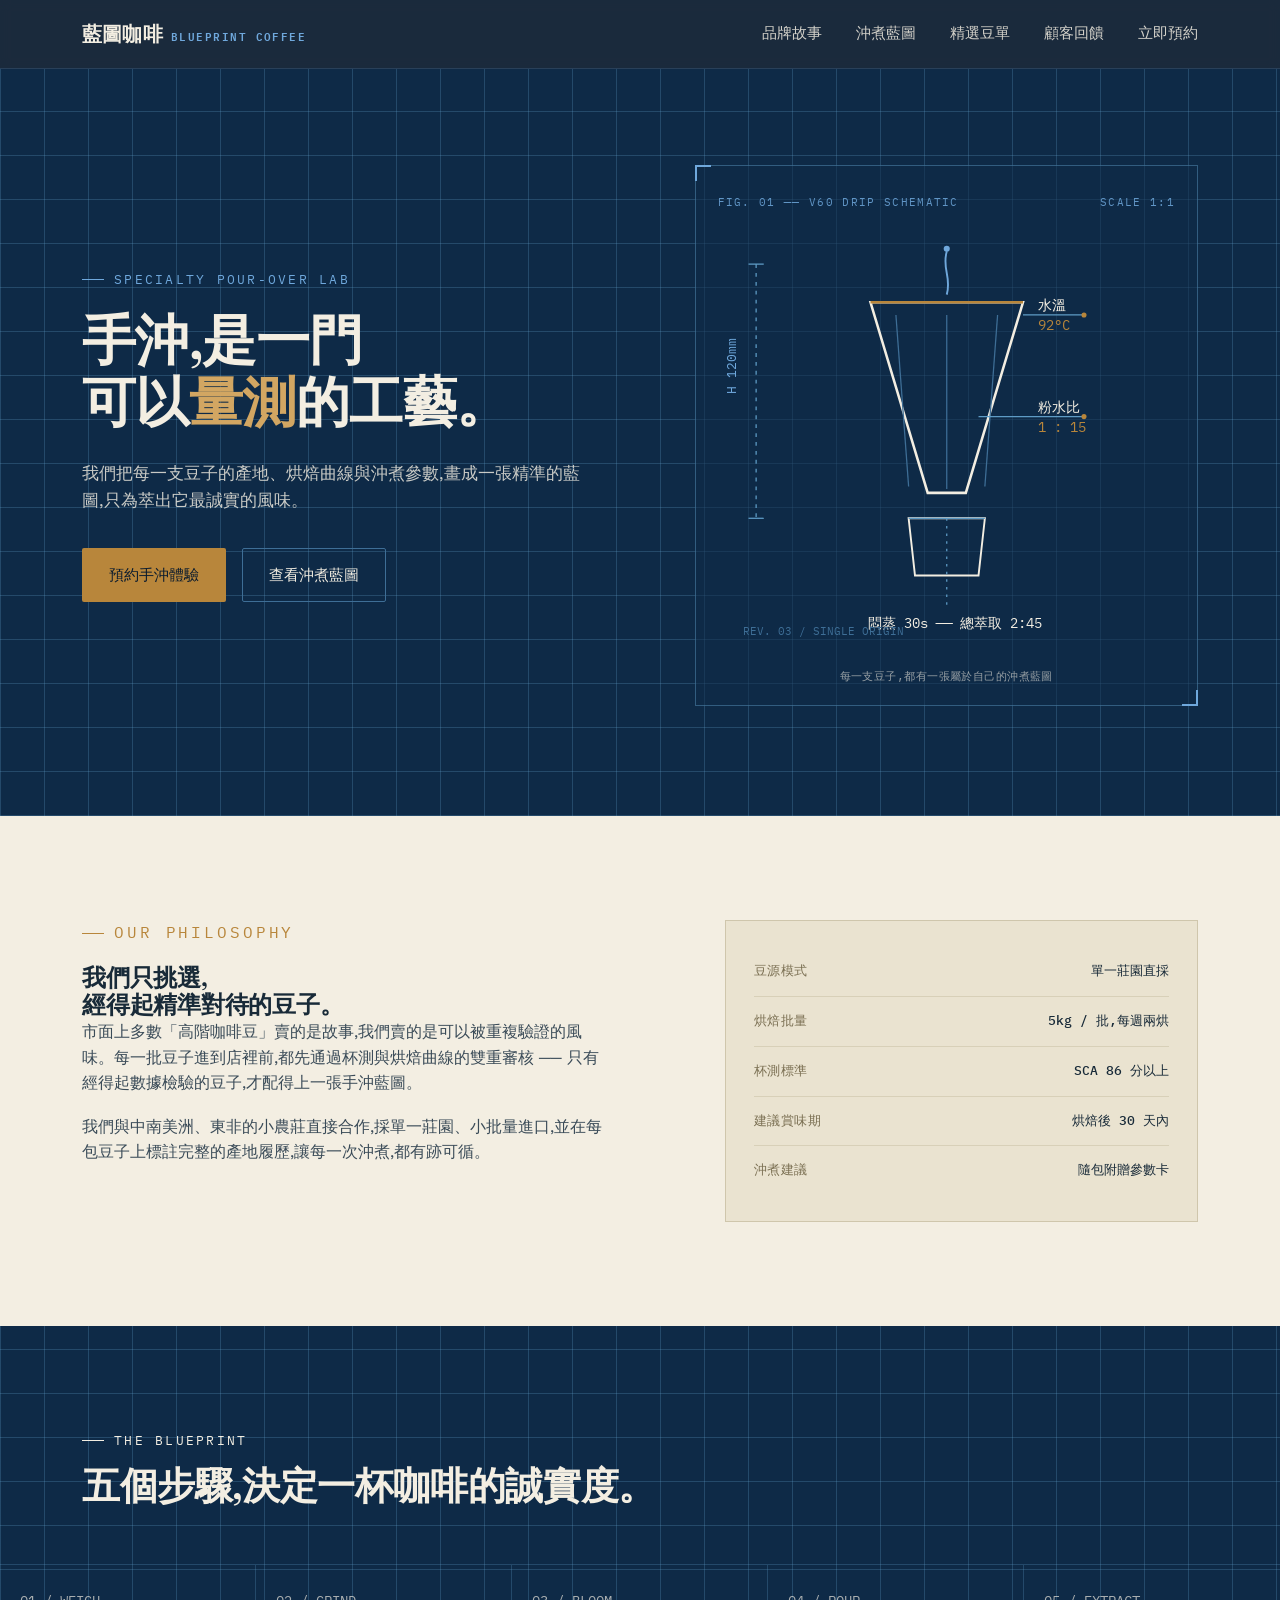
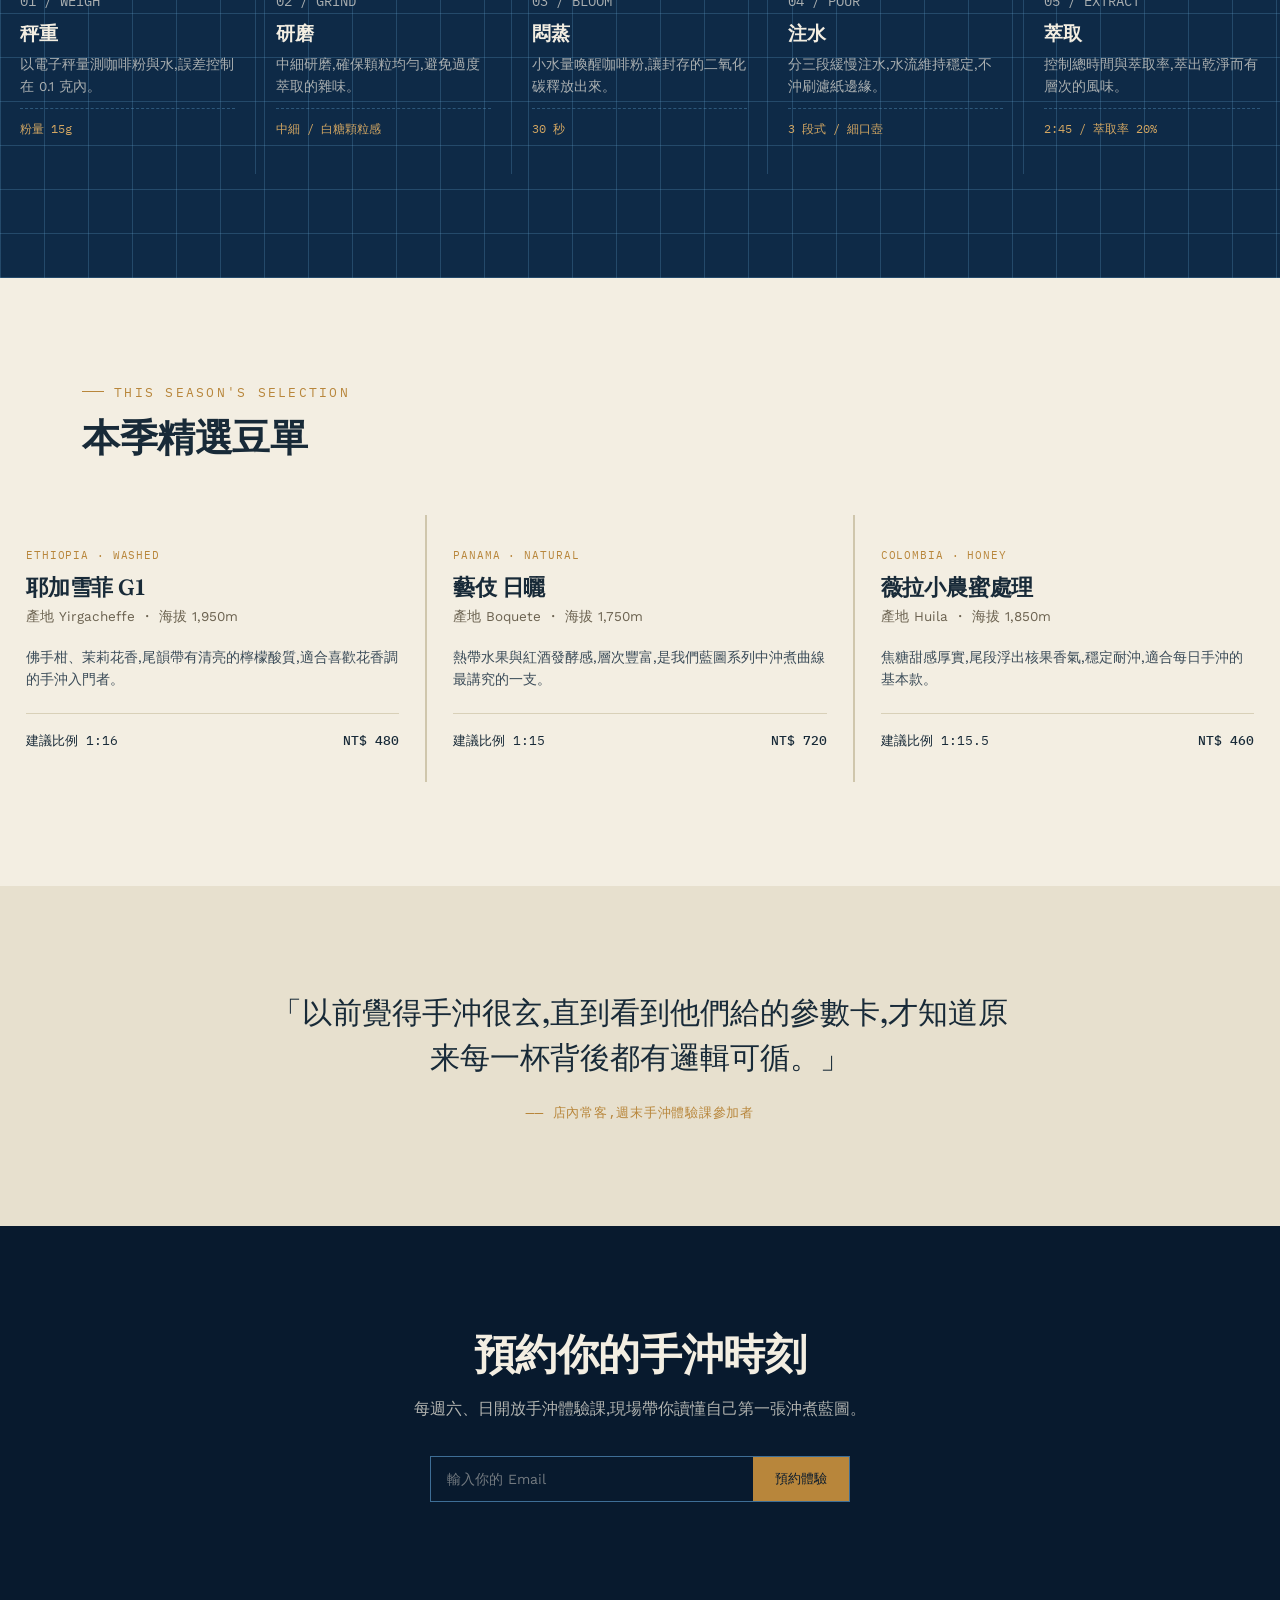
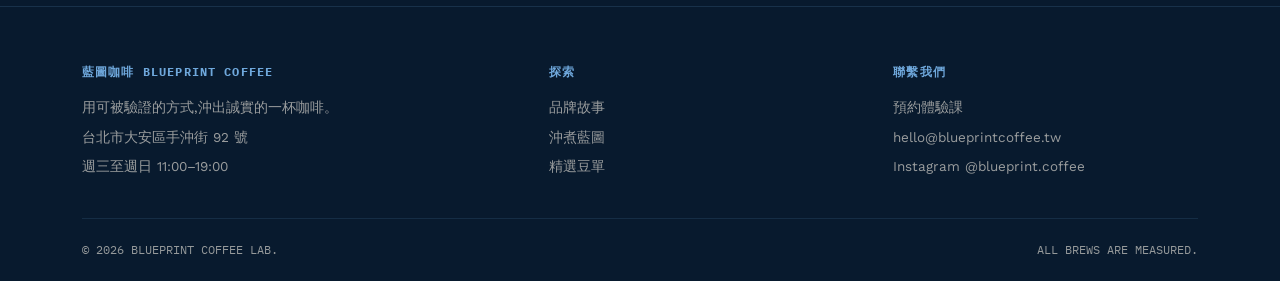
<file: docs/index.html>
<!DOCTYPE html>
<html lang="zh-Hant">
<head>
<meta charset="UTF-8">
<meta name="viewport" content="width=device-width, initial-scale=1.0">
<title>藍圖咖啡 Blueprint Coffee ── 精準手沖,誠實風味</title>
<link rel="preconnect" href="https://fonts.googleapis.com">
<link rel="preconnect" href="https://fonts.gstatic.com" crossorigin>
<link href="https://fonts.googleapis.com/css2?family=Fraunces:opsz,wght@9..144,400;9..144,500;9..144,600;9..144,700&family=Work+Sans:wght@300;400;500;600&family=IBM+Plex+Mono:wght@400;500&display=swap" rel="stylesheet">
<style>
  :root{
    --ink-black:#081A2E;
    --blueprint:#0E2A47;
    --blueprint-line:#3E6E96;
    --blueprint-line-soft:rgba(94,155,197,0.28);
    --paper:#F3EEE2;
    --paper-dim:#E7E0CE;
    --brass:#B8863B;
    --brass-light:#D2A662;
    --sky:#6FA8DC;
    --ink-on-paper:#182A38;
    --max-w:1180px;
  }

  *{margin:0;padding:0;box-sizing:border-box;}
  html{scroll-behavior:smooth;}
  body{
    font-family:'Work Sans', sans-serif;
    background:var(--paper);
    color:var(--ink-on-paper);
    line-height:1.6;
    -webkit-font-smoothing:antialiased;
  }
  a{color:inherit;text-decoration:none;}
  img,svg{display:block;max-width:100%;}
  .container{max-width:var(--max-w);margin:0 auto;padding:0 32px;}
  .eyebrow{
    font-family:'IBM Plex Mono', monospace;
    font-size:12.5px;
    letter-spacing:0.18em;
    text-transform:uppercase;
    display:flex;
    align-items:center;
    gap:10px;
  }
  .eyebrow::before{
    content:"";
    width:22px;height:1px;
    background:currentColor;
    display:inline-block;
  }
  h1,h2,h3{
    font-family:'Fraunces', serif;
    font-weight:600;
    line-height:1.15;
    letter-spacing:-0.01em;
  }
  .btn{
    display:inline-flex;
    align-items:center;
    gap:10px;
    padding:14px 26px;
    border-radius:2px;
    font-family:'Work Sans', sans-serif;
    font-size:15px;
    font-weight:500;
    border:1px solid transparent;
    cursor:pointer;
    transition:transform .25s ease, background .25s ease, border-color .25s ease, color .25s ease;
  }
  .btn:focus-visible{outline:2px solid var(--sky);outline-offset:3px;}
  .btn-primary{background:var(--brass);color:var(--ink-black);}
  .btn-primary:hover{background:var(--brass-light);transform:translateY(-1px);}
  .btn-ghost{border-color:var(--blueprint-line);color:var(--paper);}
  .btn-ghost:hover{border-color:var(--sky);color:var(--sky);}
  .btn-ghost.on-paper{border-color:var(--ink-on-paper);color:var(--ink-on-paper);}
  .btn-ghost.on-paper:hover{border-color:var(--brass);color:var(--brass);}

  /* ---------- NAV ---------- */
  header{
    position:sticky;top:0;z-index:50;
    background:rgba(8,26,46,0.92);
    backdrop-filter:blur(6px);
    border-bottom:1px solid rgba(94,155,197,0.2);
  }
  nav{
    max-width:var(--max-w);margin:0 auto;padding:18px 32px;
    display:flex;align-items:center;justify-content:space-between;
    color:var(--paper);
  }
  .logo{
    font-family:'Fraunces', serif;
    font-size:20px;font-weight:600;letter-spacing:0.01em;
    color:var(--paper);display:flex;align-items:baseline;gap:8px;
  }
  .logo span{
    font-family:'IBM Plex Mono', monospace;
    font-size:10.5px;letter-spacing:0.14em;color:var(--sky);
  }
  .nav-links{display:flex;gap:34px;font-size:14.5px;}
  .nav-links a{opacity:0.85;transition:opacity .2s;}
  .nav-links a:hover{opacity:1;color:var(--sky);}
  .nav-toggle{display:none;background:none;border:none;color:var(--paper);font-size:24px;cursor:pointer;}

  @media (max-width:860px){
    .nav-links{
      position:absolute;top:100%;left:0;right:0;
      background:var(--ink-black);
      flex-direction:column;gap:0;
      max-height:0;overflow:hidden;
      transition:max-height .3s ease;
    }
    .nav-links.open{max-height:320px;}
    .nav-links a{padding:16px 32px;border-top:1px solid rgba(94,155,197,0.15);}
    .nav-toggle{display:block;}
  }

  /* ---------- HERO ---------- */
  .hero{
    background:
      repeating-linear-gradient(0deg, var(--blueprint-line-soft) 0, var(--blueprint-line-soft) 1px, transparent 1px, transparent 44px),
      repeating-linear-gradient(90deg, var(--blueprint-line-soft) 0, var(--blueprint-line-soft) 1px, transparent 1px, transparent 44px),
      var(--blueprint);
    color:var(--paper);
    padding:96px 0 110px;
    position:relative;
    overflow:hidden;
  }
  .hero-grid{
    max-width:var(--max-w);margin:0 auto;padding:0 32px;
    display:grid;grid-template-columns:1.05fr 0.95fr;gap:56px;align-items:center;
  }
  .hero h1{font-size:clamp(34px,4.6vw,54px);margin:20px 0 26px;color:var(--paper);}
  .hero h1 em{font-style:normal;color:var(--brass-light);}
  .hero p.lede{font-size:17px;max-width:46ch;color:rgba(243,238,226,0.82);margin-bottom:34px;}
  .hero-cta{display:flex;gap:16px;flex-wrap:wrap;}
  .hero-eyebrow{color:var(--sky);margin-bottom:6px;}

  .blueprint-plate{
    position:relative;
    border:1px solid rgba(94,155,197,0.45);
    background:rgba(15,42,71,0.55);
    padding:28px 22px 20px;
  }
  .blueprint-plate::before,.blueprint-plate::after,
  .plate-corner-tl,.plate-corner-br{
    content:"";position:absolute;width:14px;height:14px;
    border-color:var(--sky);
  }
  .blueprint-plate::before{top:-1px;left:-1px;border-top:2px solid var(--sky);border-left:2px solid var(--sky);}
  .blueprint-plate::after{bottom:-1px;right:-1px;border-bottom:2px solid var(--sky);border-right:2px solid var(--sky);}
  .plate-label{
    font-family:'IBM Plex Mono', monospace;font-size:11px;letter-spacing:0.12em;
    color:var(--sky);display:flex;justify-content:space-between;margin-bottom:14px;opacity:0.85;
  }
  .plate-caption{
    font-family:'IBM Plex Mono', monospace;font-size:11px;color:rgba(243,238,226,0.6);
    text-align:center;margin-top:10px;letter-spacing:0.04em;
  }

  @media (max-width:900px){
    .hero-grid{grid-template-columns:1fr;}
    .hero{padding:64px 0 76px;}
  }

  /* ---------- SECTION SHARED ---------- */
  section{padding:104px 0;}
  .section-head{max-width:640px;margin-bottom:56px;}
  .section-head h2{font-size:clamp(26px,3.2vw,38px);margin-top:14px;}
  .on-dark{background:var(--ink-black);color:var(--paper);}
  .on-dark .eyebrow{color:var(--sky);}
  .on-paper .eyebrow{color:var(--brass);}

  /* ---------- ABOUT / SPEC SHEET ---------- */
  .about-grid{display:grid;grid-template-columns:1.1fr 0.9fr;gap:64px;align-items:start;}
  .about-grid p{font-size:16px;color:#3a4b58;max-width:52ch;margin-bottom:18px;}
  .spec-sheet{border:1px solid #cfc6ac;background:#EAE3D0;padding:26px 28px;}
  .spec-row{
    display:flex;justify-content:space-between;gap:20px;
    padding:14px 0;border-bottom:1px solid #d8d0b8;
    font-family:'IBM Plex Mono', monospace;font-size:13px;
  }
  .spec-row:last-child{border-bottom:none;}
  .spec-row dt{color:#7a6f52;letter-spacing:0.04em;}
  .spec-row dd{font-weight:500;color:var(--ink-on-paper);text-align:right;}

  @media (max-width:860px){ .about-grid{grid-template-columns:1fr;} }

  /* ---------- PROCESS BLUEPRINT ---------- */
  .process{
    background:
      repeating-linear-gradient(0deg, var(--blueprint-line-soft) 0, var(--blueprint-line-soft) 1px, transparent 1px, transparent 44px),
      repeating-linear-gradient(90deg, var(--blueprint-line-soft) 0, var(--blueprint-line-soft) 1px, transparent 1px, transparent 44px),
      var(--blueprint);
    color:var(--paper);
  }
  .steps{
    display:grid;grid-template-columns:repeat(5,1fr);gap:0;
    border-top:1px solid var(--blueprint-line-soft);
  }
  .step{
    padding:26px 20px;border-right:1px solid var(--blueprint-line-soft);position:relative;
  }
  .step:last-child{border-right:none;}
  .step-index{font-family:'IBM Plex Mono', monospace;font-size:12px;color:var(--sky);margin-bottom:14px;}
  .step h3{font-size:19px;color:var(--paper);margin-bottom:10px;font-weight:600;}
  .step p{font-size:13.5px;color:rgba(243,238,226,0.68);margin-bottom:10px;}
  .step .metric{
    font-family:'IBM Plex Mono', monospace;font-size:12px;color:var(--brass-light);
    border-top:1px dashed rgba(94,155,197,0.4);padding-top:10px;
  }
  @media (max-width:960px){
    .steps{grid-template-columns:1fr 1fr;}
    .step{border-right:1px solid var(--blueprint-line-soft);border-bottom:1px solid var(--blueprint-line-soft);}
    .step:nth-child(2n){border-right:none;}
  }
  @media (max-width:560px){
    .steps{grid-template-columns:1fr;}
    .step{border-right:none;}
  }

  /* ---------- BEANS ---------- */
  .bean-grid{display:grid;grid-template-columns:repeat(3,1fr);gap:2px;background:#cfc6ac;}
  .bean-card{
    background:var(--paper);padding:32px 26px;position:relative;
    display:flex;flex-direction:column;height:100%;
  }
  .bean-tag{
    font-family:'IBM Plex Mono', monospace;font-size:11px;color:var(--brass);
    letter-spacing:0.08em;margin-bottom:10px;
  }
  .bean-card h3{font-size:22px;margin-bottom:6px;}
  .bean-origin{font-size:13.5px;color:#6b6250;margin-bottom:18px;}
  .bean-notes{font-size:14px;color:#3a4b58;margin-bottom:22px;flex-grow:1;}
  .bean-meta{
    display:flex;justify-content:space-between;align-items:center;
    border-top:1px solid #d8d0b8;padding-top:16px;
    font-family:'IBM Plex Mono', monospace;font-size:12.5px;
  }
  .bean-price{color:var(--ink-on-paper);font-weight:500;}
  @media (max-width:900px){ .bean-grid{grid-template-columns:1fr 1fr;} }
  @media (max-width:600px){ .bean-grid{grid-template-columns:1fr;} }

  /* ---------- QUOTE ---------- */
  .quote-section{background:var(--paper-dim);}
  .quote-wrap{max-width:760px;margin:0 auto;text-align:center;}
  blockquote{
    font-family:'Fraunces', serif;font-size:clamp(22px,2.6vw,30px);
    font-weight:500;line-height:1.5;color:var(--ink-on-paper);margin-bottom:22px;
  }
  .quote-attr{font-family:'IBM Plex Mono', monospace;font-size:12.5px;color:var(--brass);letter-spacing:0.06em;}

  /* ---------- CTA / FOOTER ---------- */
  .cta-section{background:var(--ink-black);color:var(--paper);text-align:center;}
  .cta-section h2{font-size:clamp(28px,3.6vw,42px);margin-bottom:18px;}
  .cta-section p{color:rgba(243,238,226,0.72);max-width:48ch;margin:0 auto 34px;}
  .cta-form{
    display:flex;max-width:420px;margin:0 auto;gap:0;border:1px solid var(--blueprint-line);
  }
  .cta-form input{
    flex:1;background:transparent;border:none;padding:14px 16px;
    color:var(--paper);font-family:'Work Sans', sans-serif;font-size:14px;
  }
  .cta-form input::placeholder{color:rgba(243,238,226,0.45);}
  .cta-form input:focus{outline:none;}
  .cta-form button{
    background:var(--brass);color:var(--ink-black);border:none;
    padding:0 22px;font-weight:500;cursor:pointer;font-family:'Work Sans', sans-serif;
    transition:background .2s;
  }
  .cta-form button:hover{background:var(--brass-light);}

  footer{background:var(--ink-black);border-top:1px solid rgba(94,155,197,0.18);color:rgba(243,238,226,0.6);}
  .footer-grid{
    display:grid;grid-template-columns:1.4fr 1fr 1fr;gap:40px;padding:56px 0 32px;
    font-size:13.5px;
  }
  .footer-grid h4{
    font-family:'IBM Plex Mono', monospace;font-size:11.5px;letter-spacing:0.1em;
    color:var(--sky);margin-bottom:16px;text-transform:uppercase;
  }
  .footer-grid p, .footer-grid a{display:block;margin-bottom:8px;color:rgba(243,238,226,0.62);}
  .footer-grid a:hover{color:var(--paper);}
  .footer-bottom{
    border-top:1px solid rgba(94,155,197,0.15);padding:22px 0;
    font-family:'IBM Plex Mono', monospace;font-size:11.5px;
    display:flex;justify-content:space-between;flex-wrap:wrap;gap:10px;
  }
  @media (max-width:700px){ .footer-grid{grid-template-columns:1fr;} }

  /* ---------- REVEAL ---------- */
  .reveal{opacity:0;transform:translateY(18px);transition:opacity .7s ease, transform .7s ease;}
  .reveal.in{opacity:1;transform:translateY(0);}
  @media (prefers-reduced-motion: reduce){
    .reveal{opacity:1;transform:none;transition:none;}
    html{scroll-behavior:auto;}
  }
</style>
</head>
<body>

<header>
  <nav>
    <a href="#top" class="logo">藍圖咖啡<span>BLUEPRINT COFFEE</span></a>
    <button class="nav-toggle" id="navToggle" aria-label="開啟選單" aria-expanded="false">☰</button>
    <div class="nav-links" id="navLinks">
      <a href="#about">品牌故事</a>
      <a href="#process">沖煮藍圖</a>
      <a href="#beans">精選豆單</a>
      <a href="#quote">顧客回饋</a>
      <a href="#cta">立即預約</a>
    </div>
  </nav>
</header>

<section class="hero" id="top">
  <div class="hero-grid">
    <div>
      <p class="eyebrow hero-eyebrow">SPECIALTY POUR-OVER LAB</p>
      <h1>手沖,是一門<br>可以<em>量測</em>的工藝。</h1>
      <p class="lede">我們把每一支豆子的產地、烘焙曲線與沖煮參數,畫成一張精準的藍圖,只為萃出它最誠實的風味。</p>
      <div class="hero-cta">
        <a href="#cta" class="btn btn-primary">預約手沖體驗</a>
        <a href="#process" class="btn btn-ghost">查看沖煮藍圖</a>
      </div>
    </div>

    <div class="blueprint-plate reveal">
      <div class="plate-label"><span>FIG. 01 ── V60 DRIP SCHEMATIC</span><span>SCALE 1:1</span></div>
      <svg viewBox="0 0 360 340" xmlns="http://www.w3.org/2000/svg" role="img" aria-label="V60 手沖濾杯示意圖,標註水溫、粉水比、悶蒸與總萃取時間">
        <!-- dimension lines -->
        <line x1="30" y1="30" x2="30" y2="230" stroke="#5E9BC5" stroke-width="1" stroke-dasharray="3 4"/>
        <line x1="24" y1="30" x2="36" y2="30" stroke="#5E9BC5" stroke-width="1"/>
        <line x1="24" y1="230" x2="36" y2="230" stroke="#5E9BC5" stroke-width="1"/>
        <text x="14" y="132" fill="#6FA8DC" font-size="10" font-family="IBM Plex Mono, monospace" transform="rotate(-90 14 132)">H 120mm</text>

        <!-- dripper cone -->
        <path d="M120 60 L240 60 L195 210 L165 210 Z" fill="none" stroke="#F3EEE2" stroke-width="2"/>
        <path d="M120 60 L240 60" stroke="#B8863B" stroke-width="2"/>
        <!-- ribs -->
        <line x1="140" y1="70" x2="150" y2="205" stroke="#3E6E96" stroke-width="1"/>
        <line x1="180" y1="70" x2="180" y2="207" stroke="#3E6E96" stroke-width="1"/>
        <line x1="220" y1="70" x2="210" y2="205" stroke="#3E6E96" stroke-width="1"/>

        <!-- server -->
        <path d="M150 230 L210 230 L205 275 L155 275 Z" fill="none" stroke="#F3EEE2" stroke-width="1.5"/>
        <line x1="150" y1="230" x2="210" y2="230" stroke="#5E9BC5" stroke-width="1"/>

        <!-- pour line + droplets -->
        <path d="M180 20 C176 34, 184 40, 180 54" stroke="#6FA8DC" stroke-width="1.5" fill="none"/>
        <circle cx="180" cy="18" r="2.4" fill="#6FA8DC"/>

        <!-- annotation callouts -->
        <line x1="240" y1="70" x2="288" y2="70" stroke="#5E9BC5" stroke-width="1"/>
        <circle cx="288" cy="70" r="2" fill="#B8863B"/>
        <text x="252" y="66" fill="#F3EEE2" font-size="11" font-family="IBM Plex Mono, monospace">水溫</text>
        <text x="252" y="82" fill="#B8863B" font-size="11" font-family="IBM Plex Mono, monospace">92°C</text>

        <line x1="205" y1="150" x2="288" y2="150" stroke="#5E9BC5" stroke-width="1"/>
        <circle cx="288" cy="150" r="2" fill="#B8863B"/>
        <text x="252" y="146" fill="#F3EEE2" font-size="11" font-family="IBM Plex Mono, monospace">粉水比</text>
        <text x="252" y="162" fill="#B8863B" font-size="11" font-family="IBM Plex Mono, monospace">1 : 15</text>

        <line x1="180" y1="230" x2="180" y2="300" stroke="#5E9BC5" stroke-width="1" stroke-dasharray="2 4"/>
        <text x="118" y="316" fill="#F3EEE2" font-size="11" font-family="IBM Plex Mono, monospace">悶蒸 30s ── 總萃取 2:45</text>

        <!-- corner tick -->
        <text x="20" y="322" fill="#3E6E96" font-size="9" font-family="IBM Plex Mono, monospace">REV. 03 / SINGLE ORIGIN</text>
      </svg>
      <p class="plate-caption">每一支豆子,都有一張屬於自己的沖煮藍圖</p>
    </div>
  </div>
</section>

<section class="on-paper" id="about">
  <div class="container">
    <div class="about-grid">
      <div class="reveal">
        <p class="eyebrow">OUR PHILOSOPHY</p>
        <h2>我們只挑選,<br>經得起精準對待的豆子。</h2>
        <p>市面上多數「高階咖啡豆」賣的是故事,我們賣的是可以被重複驗證的風味。每一批豆子進到店裡前,都先通過杯測與烘焙曲線的雙重審核 ── 只有經得起數據檢驗的豆子,才配得上一張手沖藍圖。</p>
        <p>我們與中南美洲、東非的小農莊直接合作,採單一莊園、小批量進口,並在每包豆子上標註完整的產地履歷,讓每一次沖煮,都有跡可循。</p>
      </div>
      <dl class="spec-sheet reveal">
        <div class="spec-row"><dt>豆源模式</dt><dd>單一莊園直採</dd></div>
        <div class="spec-row"><dt>烘焙批量</dt><dd>5kg / 批,每週兩烘</dd></div>
        <div class="spec-row"><dt>杯測標準</dt><dd>SCA 86 分以上</dd></div>
        <div class="spec-row"><dt>建議賞味期</dt><dd>烘焙後 30 天內</dd></div>
        <div class="spec-row"><dt>沖煮建議</dt><dd>隨包附贈參數卡</dd></div>
      </dl>
    </div>
  </div>
</section>

<section class="process" id="process">
  <div class="container">
    <div class="section-head reveal">
      <p class="eyebrow">THE BLUEPRINT</p>
      <h2>五個步驟,決定一杯咖啡的誠實度。</h2>
    </div>
  </div>
  <div class="steps reveal">
    <div class="step">
      <p class="step-index">01 / WEIGH</p>
      <h3>秤重</h3>
      <p>以電子秤量測咖啡粉與水,誤差控制在 0.1 克內。</p>
      <p class="metric">粉量 15g</p>
    </div>
    <div class="step">
      <p class="step-index">02 / GRIND</p>
      <h3>研磨</h3>
      <p>中細研磨,確保顆粒均勻,避免過度萃取的雜味。</p>
      <p class="metric">中細 / 白糖顆粒感</p>
    </div>
    <div class="step">
      <p class="step-index">03 / BLOOM</p>
      <h3>悶蒸</h3>
      <p>小水量喚醒咖啡粉,讓封存的二氧化碳釋放出來。</p>
      <p class="metric">30 秒</p>
    </div>
    <div class="step">
      <p class="step-index">04 / POUR</p>
      <h3>注水</h3>
      <p>分三段緩慢注水,水流維持穩定,不沖刷濾紙邊緣。</p>
      <p class="metric">3 段式 / 細口壺</p>
    </div>
    <div class="step">
      <p class="step-index">05 / EXTRACT</p>
      <h3>萃取</h3>
      <p>控制總時間與萃取率,萃出乾淨而有層次的風味。</p>
      <p class="metric">2:45 / 萃取率 20%</p>
    </div>
  </div>
</section>

<section class="on-paper" id="beans">
  <div class="container">
    <div class="section-head reveal">
      <p class="eyebrow">THIS SEASON'S SELECTION</p>
      <h2>本季精選豆單</h2>
    </div>
  </div>
  <div class="bean-grid reveal">
    <div class="bean-card">
      <p class="bean-tag">ETHIOPIA · WASHED</p>
      <h3>耶加雪菲 G1</h3>
      <p class="bean-origin">產地 Yirgacheffe ・ 海拔 1,950m</p>
      <p class="bean-notes">佛手柑、茉莉花香,尾韻帶有清亮的檸檬酸質,適合喜歡花香調的手沖入門者。</p>
      <div class="bean-meta"><span>建議比例 1:16</span><span class="bean-price">NT$ 480</span></div>
    </div>
    <div class="bean-card">
      <p class="bean-tag">PANAMA · NATURAL</p>
      <h3>藝伎 日曬</h3>
      <p class="bean-origin">產地 Boquete ・ 海拔 1,750m</p>
      <p class="bean-notes">熱帶水果與紅酒發酵感,層次豐富,是我們藍圖系列中沖煮曲線最講究的一支。</p>
      <div class="bean-meta"><span>建議比例 1:15</span><span class="bean-price">NT$ 720</span></div>
    </div>
    <div class="bean-card">
      <p class="bean-tag">COLOMBIA · HONEY</p>
      <h3>薇拉小農蜜處理</h3>
      <p class="bean-origin">產地 Huila ・ 海拔 1,850m</p>
      <p class="bean-notes">焦糖甜感厚實,尾段浮出核果香氣,穩定耐沖,適合每日手沖的基本款。</p>
      <div class="bean-meta"><span>建議比例 1:15.5</span><span class="bean-price">NT$ 460</span></div>
    </div>
  </div>
</section>

<section class="quote-section" id="quote">
  <div class="container">
    <div class="quote-wrap reveal">
      <blockquote>「以前覺得手沖很玄,直到看到他們給的參數卡,才知道原来每一杯背後都有邏輯可循。」</blockquote>
      <p class="quote-attr">── 店內常客,週末手沖體驗課參加者</p>
    </div>
  </div>
</section>

<section class="cta-section" id="cta">
  <div class="container">
    <h2 class="reveal">預約你的手沖時刻</h2>
    <p class="reveal">每週六、日開放手沖體驗課,現場帶你讀懂自己第一張沖煮藍圖。</p>
    <form class="cta-form reveal" onsubmit="event.preventDefault(); this.querySelector('button').textContent='已收到,我們會盡快聯繫';">
      <input type="email" placeholder="輸入你的 Email" required aria-label="Email">
      <button type="submit">預約體驗</button>
    </form>
  </div>
</section>

<footer>
  <div class="container">
    <div class="footer-grid">
      <div>
        <h4>藍圖咖啡 BLUEPRINT COFFEE</h4>
        <p>用可被驗證的方式,沖出誠實的一杯咖啡。</p>
        <p>台北市大安區手沖街 92 號</p>
        <p>週三至週日 11:00–19:00</p>
      </div>
      <div>
        <h4>探索</h4>
        <a href="#about">品牌故事</a>
        <a href="#process">沖煮藍圖</a>
        <a href="#beans">精選豆單</a>
      </div>
      <div>
        <h4>聯繫我們</h4>
        <a href="#cta">預約體驗課</a>
        <a href="mailto:hello@blueprintcoffee.tw">hello@blueprintcoffee.tw</a>
        <a href="#top">Instagram @blueprint.coffee</a>
      </div>
    </div>
    <div class="footer-bottom">
      <span>© 2026 BLUEPRINT COFFEE LAB.</span>
      <span>ALL BREWS ARE MEASURED.</span>
    </div>
  </div>
</footer>

<script>
  // mobile nav toggle
  const navToggle = document.getElementById('navToggle');
  const navLinks = document.getElementById('navLinks');
  navToggle.addEventListener('click', () => {
    const isOpen = navLinks.classList.toggle('open');
    navToggle.setAttribute('aria-expanded', isOpen);
  });
  navLinks.querySelectorAll('a').forEach(a => a.addEventListener('click', () => {
    navLinks.classList.remove('open');
    navToggle.setAttribute('aria-expanded', 'false');
  }));

  // scroll reveal
  const prefersReduced = window.matchMedia('(prefers-reduced-motion: reduce)').matches;
  if (!prefersReduced && 'IntersectionObserver' in window) {
    const io = new IntersectionObserver((entries) => {
      entries.forEach(entry => {
        if (entry.isIntersecting) {
          entry.target.classList.add('in');
          io.unobserve(entry.target);
        }
      });
    }, { threshold: 0.15 });
    document.querySelectorAll('.reveal').forEach(el => io.observe(el));
  } else {
    document.querySelectorAll('.reveal').forEach(el => el.classList.add('in'));
  }
</script>

</body>
</html>
</file>
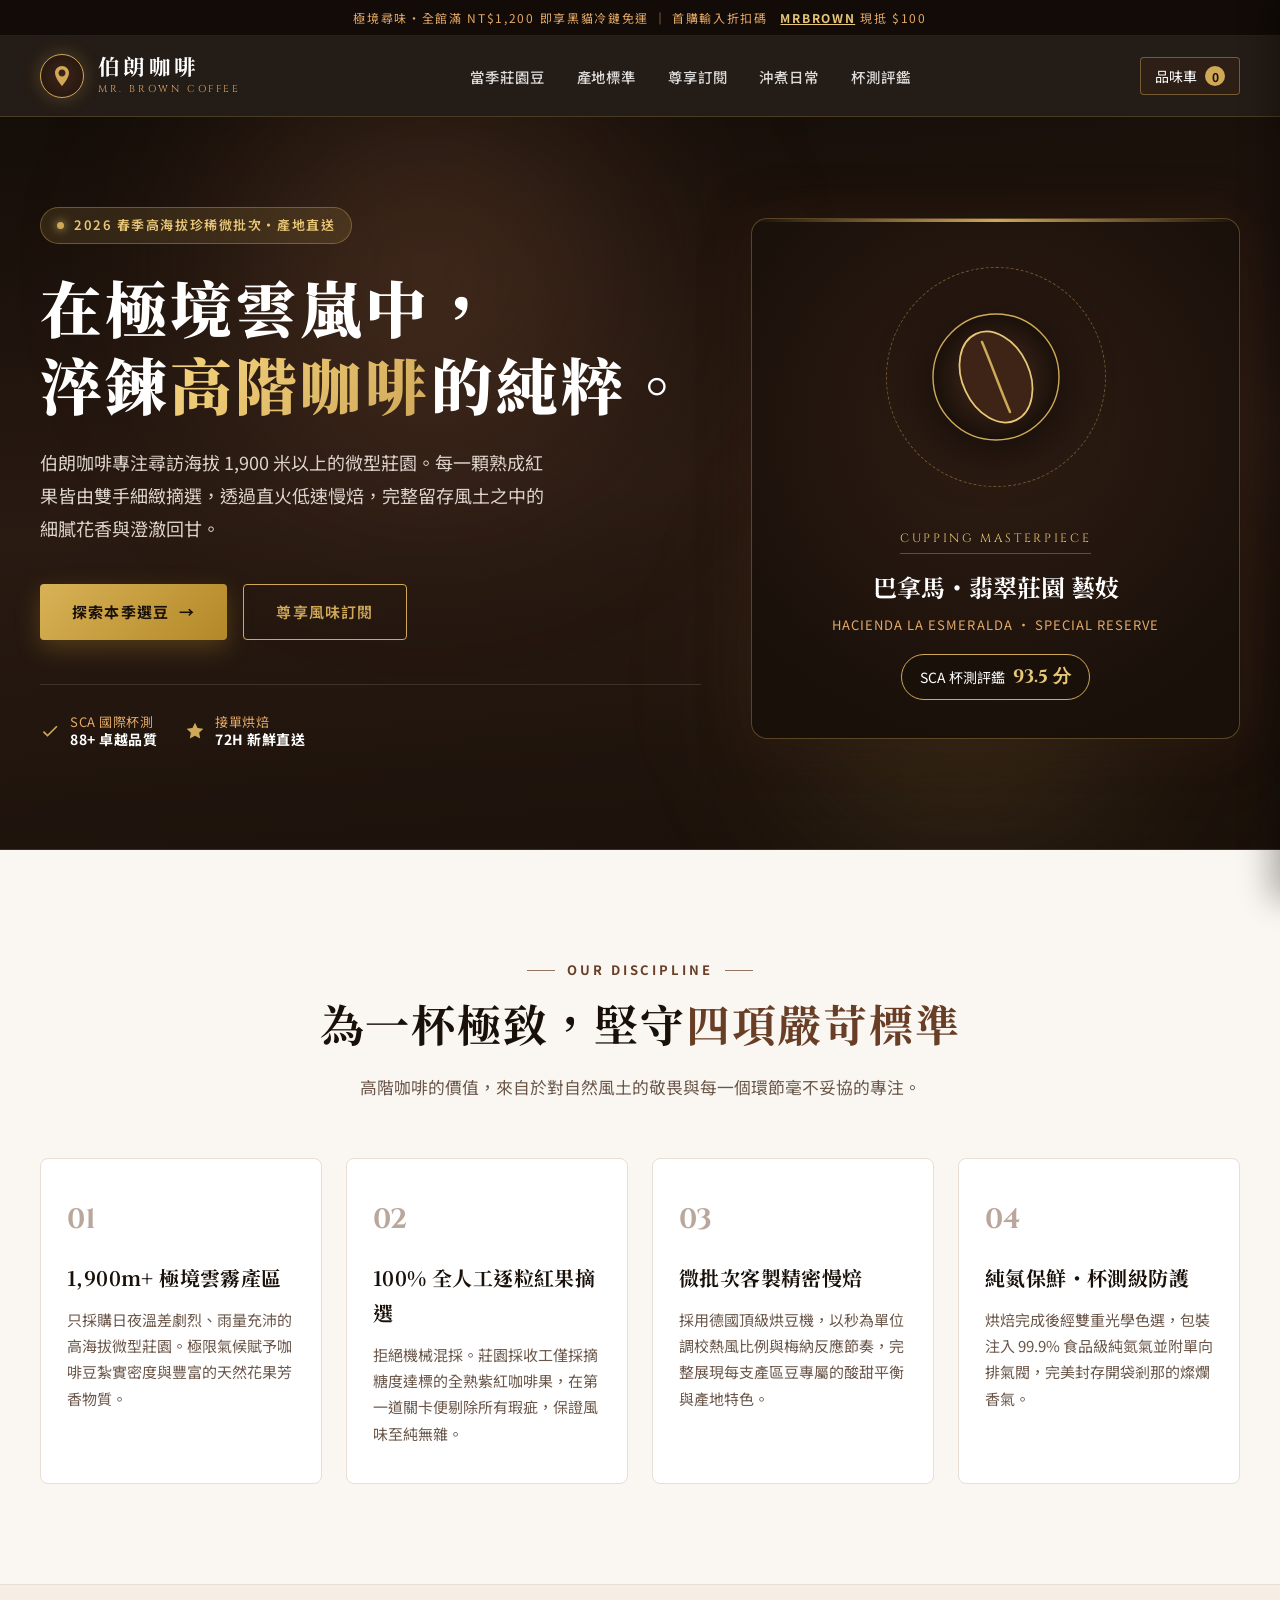
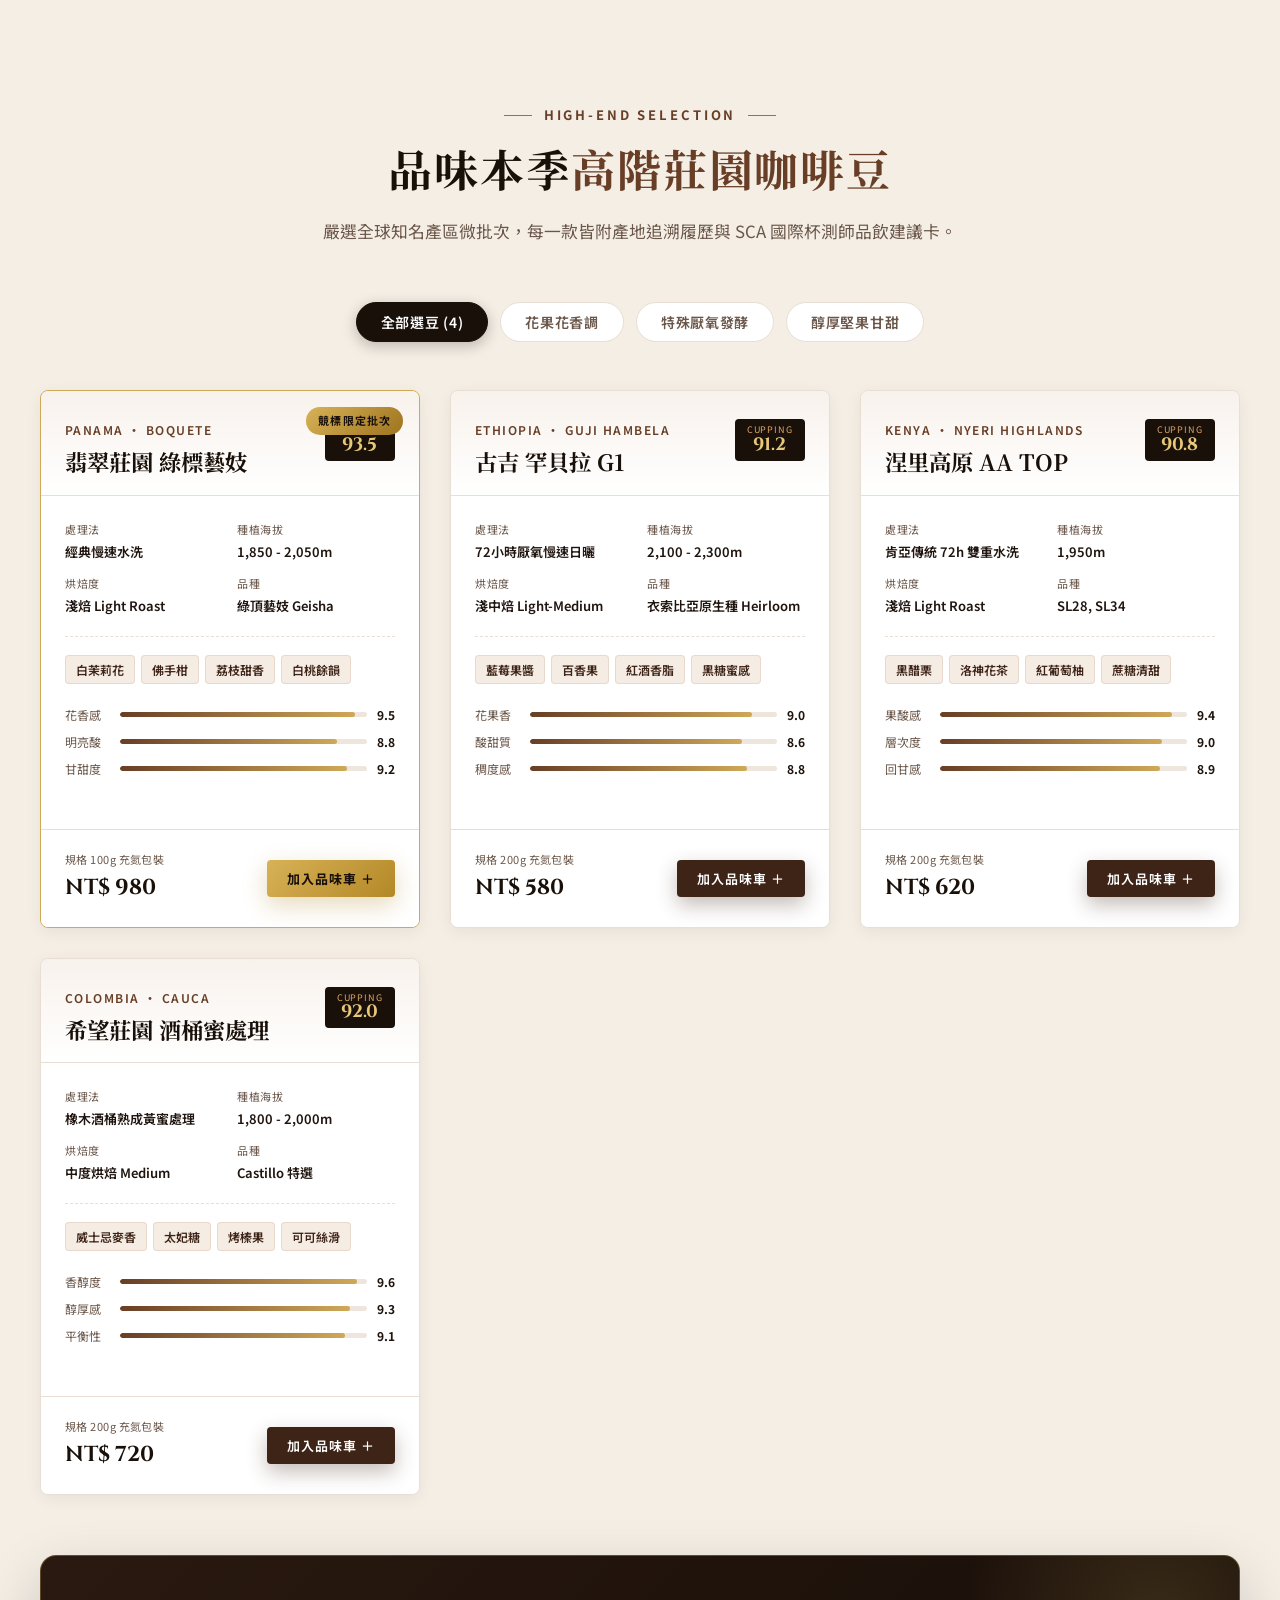
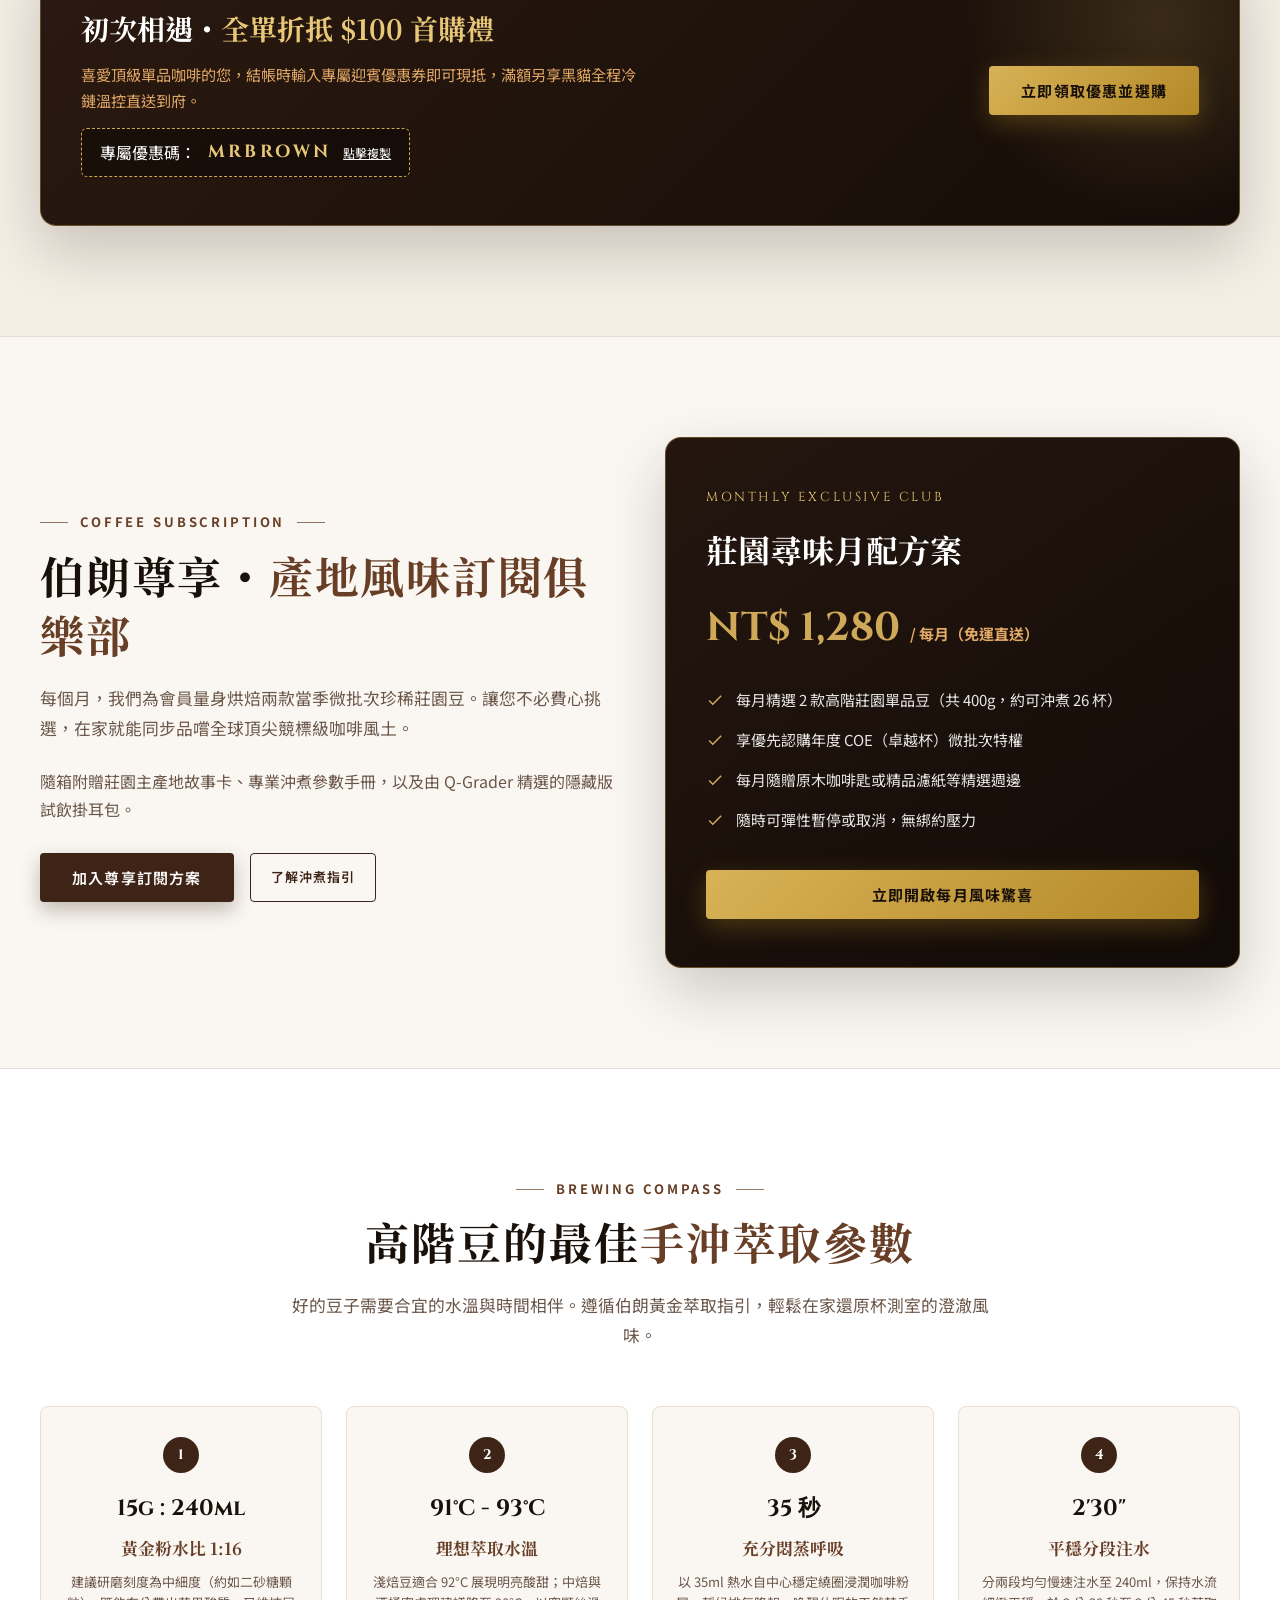
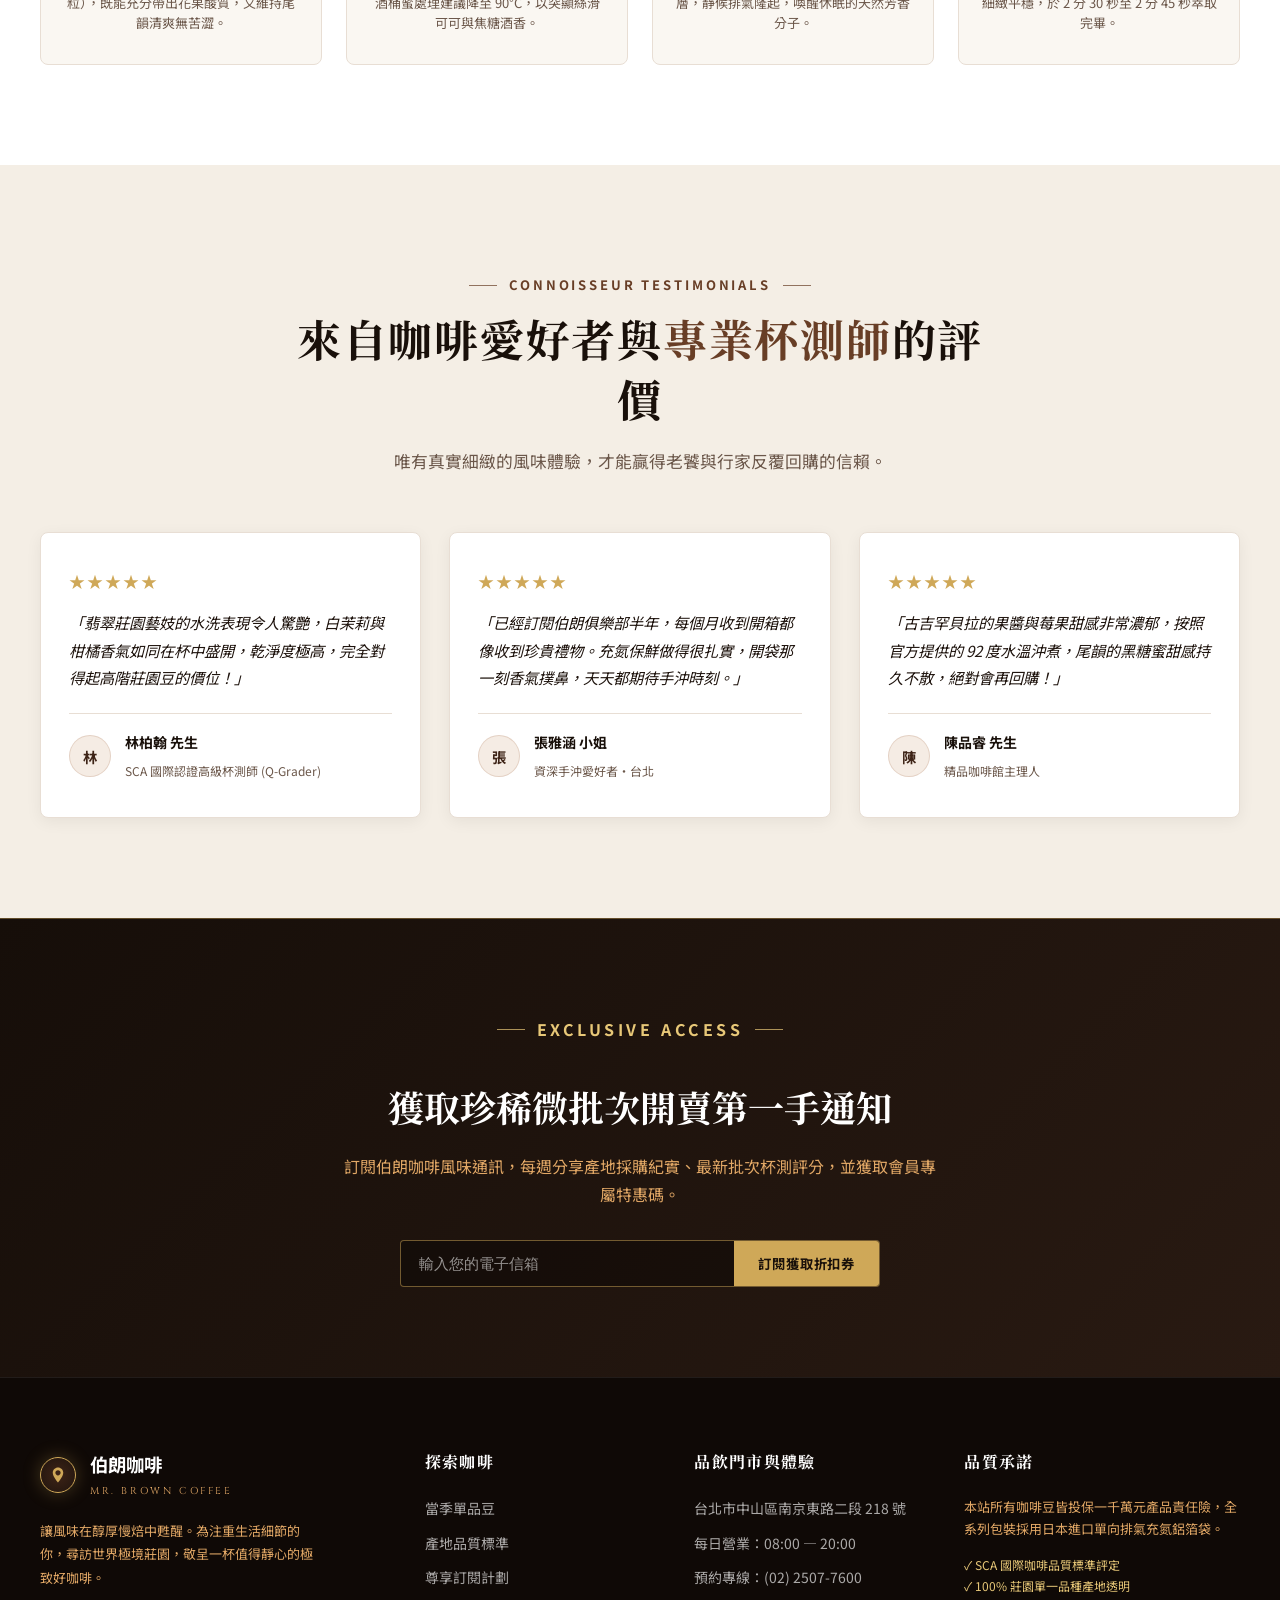
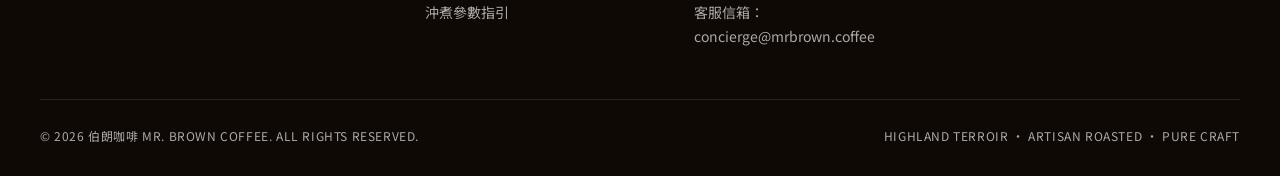
<file: onepage/index.html>
<!DOCTYPE html>
<html lang="zh-Hant">
<head>
  <meta charset="UTF-8">
  <meta name="viewport" content="width=device-width, initial-scale=1.0">
  <meta name="description" content="伯朗咖啡 MR. BROWN COFFEE — 專為咖啡喜好者嚴選高海拔微批次精品咖啡豆。以職人慢焙與產地純粹，呈現極致杯測風味。">
  <title>伯朗咖啡 MR. BROWN COFFEE｜頂級高階咖啡豆・萃煉極致純粹</title>
  
  <!-- Google Fonts: 襯線典雅與現代無襯線結合，營造高奢高階咖啡品牌質感 -->
  <link rel="preconnect" href="https://fonts.googleapis.com">
  <link rel="preconnect" href="https://fonts.gstatic.com" crossorigin>
  <link href="https://fonts.googleapis.com/css2?family=Cinzel:wght@500;600;700&family=Noto+Sans+TC:wght@300;400;500;600;700&family=Noto+Serif+TC:wght@400;600;700;900&family=Playfair+Display:ital,wght@0,600;0,700;1,600&display=swap" rel="stylesheet">

  <style>
    /* --------------------------------------------------
       伯朗咖啡 品牌色彩與設計 Token (高階咖啡色調品牌識別)
       -------------------------------------------------- */
    :root {
      --espresso-dark: #19100a;   /* 極致濃縮黑褐：頁首、頁尾、深色區塊、主按鈕深色背景 */
      --espresso-deep: #251710;   /* 沉厚深焙啡褐：卡片深色底、強調漸層底 */
      --mocha-rich: #3e2417;      /* 醇黑摩卡棕：主要品牌色、強調標題、重點按鈕 */
      --amber-roast: #683e26;     /* 醇焙琥珀棕：邊框、副標強調、風味度量條 */
      --caramel-warm: #9e6443;    /* 焦糖暖褐：柔和強調、輔助標籤、邊框懸停 */
      --latte-tint: #f5ece4;      /* 拿鐵奶泡極淡棕：風味標籤底色、徽章底色、卡片微光 */
      --crema-glow: #e2a866;      /* 克麗瑪金黃暖光：頂部公告列文字、夜間高光、微光芒 */
      --gold-accent: #cfa858;     /* 典雅香檳金：高階尊榮感、精品認證、星級評價 */
      --gold-light: #e8c878;      /* 香檳金高光：字體高亮、徽章發光效果 */
      --cream-bg: #faf7f2;        /* 溫潤象牙米白：全站背景基底色 */
      --cream-surface: #ffffff;   /* 卡片主體純白 */
      --cream-subtle: #f4eee5;    /* 溫暖羊皮紙米褐：選豆與評價區交替背景 */
      --ink-primary: #1f140e;     /* 深炭焙濃縮褐黑：本文內文第一層主要文字 */
      --ink-muted: #6b574a;       /* 沉靜霧褐：說明文字、規格標籤次要文字 */
      --line-subtle: #e8ded4;     /* 暖褐柔和分隔線 */
      --line-gold: rgba(207, 168, 88, 0.38); /* 香檳金半透明細邊框 */
      --shadow-sm: 0 4px 16px rgba(25, 16, 10, 0.06);
      --shadow-md: 0 14px 38px rgba(25, 16, 10, 0.1);
      --shadow-lg: 0 24px 60px rgba(25, 16, 10, 0.2);
      --radius-sm: 4px;
      --radius-md: 8px;
      --radius-lg: 16px;
      --transition-base: all 0.3s cubic-bezier(0.25, 1, 0.5, 1);
    }

    /* 基礎重置與排版 */
    *, *::before, *::after {
      box-sizing: border-box;
      margin: 0;
      padding: 0;
    }

    html {
      scroll-behavior: smooth;
      font-size: 16px;
    }

    body {
      background-color: var(--cream-bg);
      color: var(--ink-primary);
      font-family: "Noto Sans TC", -apple-system, BlinkMacSystemFont, "Segoe UI", sans-serif;
      font-weight: 400;
      line-height: 1.75;
      -webkit-font-smoothing: antialiased;
      overflow-x: hidden;
    }

    a {
      color: inherit;
      text-decoration: none;
      transition: var(--transition-base);
    }

    button {
      font-family: inherit;
      border: none;
      background: none;
      cursor: pointer;
      transition: var(--transition-base);
    }

    img {
      max-width: 100%;
      height: auto;
      display: block;
    }

    .wrap {
      width: min(1200px, calc(100% - 48px));
      margin: 0 auto;
    }

    /* 字體微調類別 */
    .font-serif {
      font-family: "Noto Serif TC", serif;
    }

    .font-en-display {
      font-family: "Cinzel", "Playfair Display", serif;
      letter-spacing: 0.12em;
    }

    /* 區塊標題模組 */
    .section-header {
      text-align: center;
      max-width: 720px;
      margin: 0 auto 56px;
    }

    .eyebrow {
      display: inline-flex;
      align-items: center;
      gap: 12px;
      color: var(--amber-roast);
      font-size: 0.8125rem;
      font-weight: 700;
      letter-spacing: 0.22em;
      text-transform: uppercase;
      margin-bottom: 12px;
    }

    .eyebrow::before, .eyebrow::after {
      content: "";
      width: 28px;
      height: 1px;
      background: currentColor;
      opacity: 0.7;
    }

    .section-title {
      font-family: "Noto Serif TC", serif;
      font-size: clamp(2rem, 3.8vw, 2.75rem);
      font-weight: 700;
      line-height: 1.35;
      color: var(--espresso-dark);
      letter-spacing: 0.04em;
      margin-bottom: 18px;
    }

    .section-title em {
      font-style: normal;
      color: var(--amber-roast);
      position: relative;
    }

    .section-subtitle {
      color: var(--ink-muted);
      font-size: 1.05rem;
      line-height: 1.8;
    }

    /* 通用按鈕元件 */
    .btn {
      display: inline-flex;
      align-items: center;
      justify-content: center;
      gap: 10px;
      padding: 14px 32px;
      font-size: 0.9375rem;
      font-weight: 600;
      letter-spacing: 0.08em;
      border-radius: var(--radius-sm);
      transition: var(--transition-base);
    }

    .btn-gold {
      background: linear-gradient(135deg, #d8b257 0%, #b38827 100%);
      color: #19100a;
      font-weight: 700;
      box-shadow: 0 8px 24px rgba(179, 136, 39, 0.32);
    }

    .btn-gold:hover {
      background: linear-gradient(135deg, #e5bf65 0%, #c49631 100%);
      transform: translateY(-2px);
      box-shadow: 0 12px 30px rgba(179, 136, 39, 0.45);
    }

    .btn-outline-gold {
      border: 1px solid var(--gold-accent);
      color: var(--gold-accent);
      background: transparent;
    }

    .btn-outline-gold:hover {
      background: rgba(207, 168, 88, 0.15);
      color: #fff;
      border-color: #fff;
      transform: translateY(-2px);
    }

    .btn-coffee {
      background: var(--mocha-rich);
      color: #ffffff;
      box-shadow: 0 8px 20px rgba(62, 36, 23, 0.3);
    }

    .btn-coffee:hover {
      background: #533120;
      transform: translateY(-2px);
      box-shadow: 0 12px 28px rgba(62, 36, 23, 0.42);
    }

    .btn-sm {
      padding: 9px 20px;
      font-size: 0.8125rem;
    }

    /* --------------------------------------------------
       頂部公告列 Announcement Bar
       -------------------------------------------------- */
    .top-bar {
      background-color: #120b07;
      color: var(--crema-glow);
      font-size: 0.75rem;
      letter-spacing: 0.14em;
      padding: 7px 0;
      text-align: center;
      border-bottom: 1px solid rgba(255, 255, 255, 0.08);
    }

    .top-bar strong {
      color: var(--gold-light);
      margin-left: 8px;
      text-decoration: underline;
      cursor: pointer;
    }

    /* --------------------------------------------------
       導覽列 Navigation Bar
       -------------------------------------------------- */
    .site-header {
      position: sticky;
      top: 0;
      z-index: 1000;
      background: rgba(25, 16, 10, 0.95);
      backdrop-filter: blur(12px);
      border-bottom: 1px solid rgba(207, 168, 88, 0.22);
      color: #ffffff;
      transition: var(--transition-base);
    }

    .nav-container {
      display: flex;
      align-items: center;
      justify-content: space-between;
      height: 80px;
    }

    .brand-logo {
      display: flex;
      align-items: center;
      gap: 14px;
    }

    .brand-crest {
      width: 44px;
      height: 44px;
      border: 1.5px solid var(--gold-accent);
      border-radius: 50%;
      display: grid;
      place-items: center;
      background: radial-gradient(circle, #3e2417 0%, #1f140e 100%);
      box-shadow: 0 0 18px rgba(207, 168, 88, 0.28);
    }

    .brand-crest svg {
      width: 24px;
      height: 24px;
      fill: var(--gold-accent);
    }

    .brand-text h1 {
      font-family: "Noto Serif TC", serif;
      font-size: 1.35rem;
      font-weight: 700;
      letter-spacing: 0.16em;
      line-height: 1.1;
      color: #ffffff;
    }

    .brand-text span {
      display: block;
      font-family: "Cinzel", serif;
      font-size: 0.625rem;
      letter-spacing: 0.26em;
      color: var(--crema-glow);
      margin-top: 3px;
    }

    .nav-menu {
      display: flex;
      align-items: center;
      gap: 32px;
      list-style: none;
    }

    .nav-menu a {
      font-size: 0.9rem;
      font-weight: 500;
      letter-spacing: 0.06em;
      color: rgba(255, 255, 255, 0.85);
      position: relative;
      padding: 6px 0;
    }

    .nav-menu a:hover {
      color: var(--gold-light);
    }

    .nav-menu a::after {
      content: "";
      position: absolute;
      bottom: 0;
      left: 0;
      width: 0;
      height: 1.5px;
      background: var(--gold-accent);
      transition: width 0.3s ease;
    }

    .nav-menu a:hover::after {
      width: 100%;
    }

    .nav-actions {
      display: flex;
      align-items: center;
      gap: 16px;
    }

    .cart-trigger {
      position: relative;
      display: flex;
      align-items: center;
      gap: 8px;
      padding: 8px 14px;
      border: 1px solid rgba(207, 168, 88, 0.45);
      border-radius: var(--radius-sm);
      color: #ffffff;
      font-size: 0.875rem;
      background: rgba(62, 36, 23, 0.4);
    }

    .cart-trigger:hover {
      background: rgba(207, 168, 88, 0.2);
      border-color: var(--gold-accent);
    }

    .cart-badge {
      display: inline-grid;
      place-items: center;
      min-width: 20px;
      height: 20px;
      padding: 0 5px;
      border-radius: 10px;
      background: var(--gold-accent);
      color: #19100a;
      font-size: 0.75rem;
      font-weight: 700;
    }

    .mobile-toggle {
      display: none;
      font-size: 1.5rem;
      color: #ffffff;
      padding: 8px;
    }

    /* --------------------------------------------------
       Hero 旗艦主視覺區 (高階莊園與職人慢焙結合)
       -------------------------------------------------- */
    .hero-section {
      position: relative;
      background: linear-gradient(175deg, #140d08 0%, #291a12 50%, #1a110a 100%);
      color: #ffffff;
      overflow: hidden;
      padding: 90px 0 100px;
      border-bottom: 1px solid rgba(207, 168, 88, 0.22);
    }

    /* 背景環境光與雲霧琥珀光暈 */
    .hero-section::before {
      content: "";
      position: absolute;
      top: -20%;
      left: 10%;
      width: 600px;
      height: 600px;
      background: radial-gradient(circle, rgba(158, 100, 67, 0.35) 0%, transparent 70%);
      filter: blur(80px);
      pointer-events: none;
    }

    .hero-section::after {
      content: "";
      position: absolute;
      bottom: -10%;
      right: 5%;
      width: 500px;
      height: 500px;
      background: radial-gradient(circle, rgba(207, 168, 88, 0.22) 0%, transparent 70%);
      filter: blur(70px);
      pointer-events: none;
    }

    .hero-grid {
      position: relative;
      z-index: 2;
      display: grid;
      grid-template-columns: 1.15fr 0.85fr;
      gap: 50px;
      align-items: center;
    }

    .hero-badge {
      display: inline-flex;
      align-items: center;
      gap: 10px;
      background: rgba(207, 168, 88, 0.14);
      border: 1px solid var(--line-gold);
      padding: 6px 16px;
      border-radius: 30px;
      color: var(--gold-light);
      font-size: 0.8125rem;
      font-weight: 600;
      letter-spacing: 0.12em;
      margin-bottom: 24px;
    }

    .hero-badge-dot {
      width: 7px;
      height: 7px;
      border-radius: 50%;
      background: var(--gold-accent);
      box-shadow: 0 0 10px var(--gold-light);
      animation: pulseGlow 2s infinite ease-in-out;
    }

    @keyframes pulseGlow {
      0%, 100% { opacity: 0.6; transform: scale(0.9); }
      50% { opacity: 1; transform: scale(1.2); }
    }

    .hero-title {
      font-family: "Noto Serif TC", serif;
      font-size: clamp(2.5rem, 5vw, 3.85rem);
      font-weight: 900;
      line-height: 1.25;
      letter-spacing: 0.05em;
      margin-bottom: 24px;
    }

    .hero-title span.gold-highlight {
      background: linear-gradient(135deg, #f7d57f 0%, #cfa858 100%);
      -webkit-background-clip: text;
      -webkit-text-fill-color: transparent;
      display: inline-block;
    }

    .hero-desc {
      color: rgba(245, 236, 228, 0.88);
      font-size: 1.125rem;
      line-height: 1.85;
      max-width: 520px;
      margin-bottom: 38px;
    }

    .hero-cta-group {
      display: flex;
      flex-wrap: wrap;
      gap: 16px;
      margin-bottom: 44px;
    }

    .hero-trust {
      display: flex;
      align-items: center;
      gap: 28px;
      padding-top: 28px;
      border-top: 1px solid rgba(255, 255, 255, 0.12);
    }

    .trust-item {
      display: flex;
      align-items: center;
      gap: 10px;
    }

    .trust-item svg {
      width: 20px;
      height: 20px;
      fill: var(--gold-accent);
      flex-shrink: 0;
    }

    .trust-item span {
      font-size: 0.8125rem;
      color: var(--crema-glow);
      line-height: 1.35;
      letter-spacing: 0.04em;
    }

    .trust-item strong {
      display: block;
      color: #ffffff;
      font-size: 0.875rem;
    }

    /* 頂級視覺藝術插畫卡片 (CSS / SVG 幾何意象) */
    .hero-visual-card {
      position: relative;
      background: radial-gradient(circle at 50% 40%, #2f1d14 0%, #19100a 80%);
      border: 1px solid rgba(207, 168, 88, 0.35);
      border-radius: var(--radius-lg);
      padding: 38px 30px;
      box-shadow: var(--shadow-lg), 0 0 50px rgba(62, 36, 23, 0.45);
      text-align: center;
      overflow: hidden;
    }

    .hero-visual-card::before {
      content: "";
      position: absolute;
      top: 0;
      left: 0;
      right: 0;
      height: 3px;
      background: linear-gradient(90deg, transparent, var(--gold-accent), transparent);
    }

    .coffee-illustration-container {
      position: relative;
      width: 240px;
      height: 240px;
      margin: 0 auto 24px;
      display: grid;
      place-items: center;
    }

    .halo-ring {
      position: absolute;
      width: 220px;
      height: 220px;
      border: 1px dashed rgba(207, 168, 88, 0.45);
      border-radius: 50%;
      animation: rotateRing 30s linear infinite;
    }

    @keyframes rotateRing {
      from { transform: rotate(0deg); }
      to { transform: rotate(360deg); }
    }

    .coffee-beans-svg {
      width: 140px;
      height: 140px;
      filter: drop-shadow(0 12px 25px rgba(0, 0, 0, 0.6));
    }

    .card-award-tag {
      display: inline-block;
      font-family: "Cinzel", serif;
      font-size: 0.75rem;
      letter-spacing: 0.22em;
      color: var(--gold-light);
      border-bottom: 1px solid var(--line-gold);
      padding-bottom: 4px;
      margin-bottom: 12px;
    }

    .card-bean-name {
      font-family: "Noto Serif TC", serif;
      font-size: 1.5rem;
      font-weight: 700;
      color: #ffffff;
      margin-bottom: 6px;
    }

    .card-bean-origin {
      font-size: 0.8125rem;
      color: var(--crema-glow);
      margin-bottom: 18px;
      letter-spacing: 0.08em;
    }

    .cupping-score-pill {
      display: inline-flex;
      align-items: center;
      gap: 8px;
      background: rgba(25, 16, 10, 0.85);
      border: 1px solid var(--gold-accent);
      border-radius: 30px;
      padding: 6px 18px;
      font-size: 0.875rem;
      color: #ffffff;
    }

    .cupping-score-pill b {
      color: var(--gold-light);
      font-size: 1.125rem;
      font-family: "Cinzel", serif;
    }

    /* --------------------------------------------------
       品牌哲學與高階四大標準 (The 4 Pillars of Excellence)
       -------------------------------------------------- */
    .philosophy-section {
      padding: 100px 0;
      background: var(--cream-bg);
    }

    .pillars-grid {
      display: grid;
      grid-template-columns: repeat(4, 1fr);
      gap: 24px;
    }

    .pillar-card {
      background: var(--cream-surface);
      border: 1px solid var(--line-subtle);
      border-radius: var(--radius-md);
      padding: 36px 26px;
      transition: var(--transition-base);
      position: relative;
      display: flex;
      flex-direction: column;
    }

    .pillar-card:hover {
      transform: translateY(-6px);
      box-shadow: var(--shadow-md);
      border-color: var(--caramel-warm);
    }

    .pillar-num {
      font-family: "Cinzel", serif;
      font-size: 1.75rem;
      font-weight: 700;
      color: var(--amber-roast);
      opacity: 0.45;
      margin-bottom: 16px;
    }

    .pillar-title {
      font-family: "Noto Serif TC", serif;
      font-size: 1.25rem;
      font-weight: 700;
      color: var(--espresso-dark);
      margin-bottom: 12px;
      letter-spacing: 0.02em;
    }

    .pillar-text {
      color: var(--ink-muted);
      font-size: 0.9375rem;
      line-height: 1.75;
    }

    /* --------------------------------------------------
       核心商品區：高階單品咖啡豆展示 (Seasonal Selection)
       -------------------------------------------------- */
    .beans-section {
      padding: 110px 0;
      background: var(--cream-subtle);
      border-top: 1px solid var(--line-subtle);
      border-bottom: 1px solid var(--line-subtle);
    }

    /* 風味篩選標籤 Tab */
    .filter-tabs {
      display: flex;
      justify-content: center;
      gap: 12px;
      margin-bottom: 48px;
      flex-wrap: wrap;
    }

    .tab-btn {
      padding: 9px 24px;
      border-radius: 30px;
      font-size: 0.875rem;
      font-weight: 600;
      letter-spacing: 0.05em;
      background: var(--cream-surface);
      border: 1px solid var(--line-subtle);
      color: var(--ink-muted);
    }

    .tab-btn:hover {
      border-color: var(--amber-roast);
      color: var(--espresso-dark);
    }

    .tab-btn.active {
      background: var(--espresso-dark);
      color: #ffffff;
      border-color: var(--espresso-dark);
      box-shadow: 0 4px 14px rgba(25, 16, 10, 0.25);
    }

    .beans-grid {
      display: grid;
      grid-template-columns: repeat(3, 1fr);
      gap: 30px;
    }

    .bean-card {
      background: var(--cream-surface);
      border: 1px solid var(--line-subtle);
      border-radius: var(--radius-md);
      overflow: hidden;
      box-shadow: var(--shadow-sm);
      display: flex;
      flex-direction: column;
      transition: var(--transition-base);
      position: relative;
    }

    .bean-card:hover {
      transform: translateY(-8px);
      box-shadow: var(--shadow-lg);
      border-color: var(--amber-roast);
    }

    .bean-card.featured-card {
      border: 1.5px solid var(--gold-accent);
      position: relative;
    }

    .featured-ribbon {
      position: absolute;
      top: 16px;
      right: 16px;
      z-index: 5;
      background: linear-gradient(135deg, #d8b257, #9e741f);
      color: #19100a;
      font-size: 0.6875rem;
      font-weight: 700;
      letter-spacing: 0.1em;
      padding: 4px 12px;
      border-radius: 20px;
      text-transform: uppercase;
    }

    .bean-header {
      padding: 28px 24px 18px;
      background: linear-gradient(180deg, rgba(245, 236, 228, 0.7) 0%, transparent 100%);
      border-bottom: 1px solid var(--line-subtle);
      display: flex;
      justify-content: space-between;
      align-items: flex-start;
    }

    .bean-meta-top {
      font-size: 0.75rem;
      letter-spacing: 0.12em;
      color: var(--amber-roast);
      font-weight: 600;
      text-transform: uppercase;
      margin-bottom: 6px;
    }

    .bean-title {
      font-family: "Noto Serif TC", serif;
      font-size: 1.4rem;
      font-weight: 700;
      color: var(--espresso-dark);
      line-height: 1.35;
    }

    .sca-score {
      background: var(--espresso-dark);
      color: var(--gold-light);
      padding: 6px 12px;
      border-radius: var(--radius-sm);
      text-align: center;
      line-height: 1.1;
      flex-shrink: 0;
    }

    .sca-score small {
      display: block;
      font-size: 0.5625rem;
      letter-spacing: 0.1em;
      color: var(--crema-glow);
    }

    .sca-score strong {
      font-family: "Cinzel", serif;
      font-size: 1.125rem;
      font-weight: 700;
    }

    .bean-body {
      padding: 24px;
      flex: 1;
      display: flex;
      flex-direction: column;
    }

    /* 產地與處理參數清單 */
    .specs-list {
      display: grid;
      grid-template-columns: 1fr 1fr;
      gap: 10px 14px;
      padding-bottom: 18px;
      margin-bottom: 18px;
      border-bottom: 1px dashed var(--line-subtle);
      font-size: 0.8125rem;
    }

    .spec-item {
      display: flex;
      flex-direction: column;
    }

    .spec-item span {
      color: var(--ink-muted);
      font-size: 0.6875rem;
      letter-spacing: 0.05em;
    }

    .spec-item b {
      color: var(--ink-primary);
      font-weight: 600;
      margin-top: 2px;
    }

    /* 風味筆記標籤 */
    .flavor-tag-container {
      display: flex;
      flex-wrap: wrap;
      gap: 6px;
      margin-bottom: 20px;
    }

    .flavor-tag {
      background: var(--latte-tint);
      color: var(--mocha-rich);
      font-size: 0.75rem;
      font-weight: 600;
      padding: 3px 10px;
      border-radius: 4px;
      border: 1px solid rgba(158, 100, 67, 0.15);
    }

    /* 風味雷達描述條 */
    .flavor-meters {
      margin-bottom: 20px;
    }

    .meter-row {
      display: flex;
      align-items: center;
      justify-content: space-between;
      font-size: 0.75rem;
      margin-bottom: 6px;
    }

    .meter-row span {
      color: var(--ink-muted);
      width: 45px;
    }

    .meter-bar {
      flex: 1;
      height: 5px;
      background: #eee5dc;
      border-radius: 3px;
      margin: 0 10px;
      overflow: hidden;
    }

    .meter-fill {
      height: 100%;
      background: linear-gradient(90deg, var(--amber-roast), var(--gold-accent));
      border-radius: 3px;
    }

    .bean-footer {
      padding: 20px 24px;
      background: #ffffff;
      border-top: 1px solid var(--line-subtle);
      display: flex;
      align-items: center;
      justify-content: space-between;
    }

    .price-box {
      display: flex;
      flex-direction: column;
    }

    .price-sub {
      font-size: 0.6875rem;
      color: var(--ink-muted);
      letter-spacing: 0.04em;
    }

    .price-amount {
      font-family: "Cinzel", "Noto Serif TC", serif;
      font-size: 1.35rem;
      font-weight: 700;
      color: var(--espresso-dark);
    }

    /* --------------------------------------------------
       促銷刺激區：首購禮包與滿額免運優惠 (Sales Incentive)
       -------------------------------------------------- */
    .promo-banner {
      background: linear-gradient(135deg, #2a1910 0%, #150d08 100%);
      color: #ffffff;
      border-radius: var(--radius-lg);
      padding: 48px 40px;
      margin: 60px auto 0;
      position: relative;
      overflow: hidden;
      border: 1px solid var(--line-gold);
      box-shadow: var(--shadow-lg);
    }

    .promo-banner::before {
      content: "";
      position: absolute;
      top: -50%;
      right: -10%;
      width: 400px;
      height: 400px;
      background: radial-gradient(circle, rgba(207, 168, 88, 0.18) 0%, transparent 70%);
      pointer-events: none;
    }

    .promo-flex {
      position: relative;
      z-index: 2;
      display: flex;
      align-items: center;
      justify-content: space-between;
      gap: 30px;
      flex-wrap: wrap;
    }

    .promo-content h3 {
      font-family: "Noto Serif TC", serif;
      font-size: 1.75rem;
      color: #ffffff;
      margin-bottom: 8px;
    }

    .promo-content h3 span {
      color: var(--gold-light);
    }

    .promo-content p {
      color: var(--crema-glow);
      font-size: 0.95rem;
      max-width: 560px;
    }

    .coupon-pill {
      display: inline-flex;
      align-items: center;
      gap: 12px;
      background: rgba(0, 0, 0, 0.35);
      border: 1px dashed var(--gold-accent);
      padding: 8px 18px;
      border-radius: 6px;
      margin-top: 14px;
    }

    .coupon-code {
      font-family: "Cinzel", monospace;
      font-weight: 700;
      color: var(--gold-light);
      letter-spacing: 0.18em;
      font-size: 1.1rem;
    }

    .copy-coupon-btn {
      color: #ffffff;
      font-size: 0.75rem;
      text-decoration: underline;
      cursor: pointer;
    }

    /* --------------------------------------------------
       訂閱會員計劃 (Coffee Club Subscription)
       -------------------------------------------------- */
    .club-section {
      padding: 100px 0;
      background: var(--cream-bg);
    }

    .club-grid {
      display: grid;
      grid-template-columns: 1fr 1fr;
      gap: 50px;
      align-items: center;
    }

    .club-card-box {
      background: linear-gradient(145deg, #24160f 0%, #120b07 100%);
      border: 1px solid var(--line-gold);
      border-radius: var(--radius-lg);
      padding: 48px 40px;
      color: #ffffff;
      box-shadow: var(--shadow-lg);
      position: relative;
    }

    .club-badge {
      font-family: "Cinzel", serif;
      color: var(--gold-light);
      font-size: 0.8125rem;
      letter-spacing: 0.2em;
      text-transform: uppercase;
      display: block;
      margin-bottom: 12px;
    }

    .club-title {
      font-family: "Noto Serif TC", serif;
      font-size: 2rem;
      font-weight: 700;
      margin-bottom: 16px;
      color: #ffffff;
    }

    .club-price {
      font-family: "Cinzel", serif;
      font-size: 2.5rem;
      color: var(--gold-accent);
      font-weight: 700;
      margin-bottom: 24px;
    }

    .club-price small {
      font-size: 0.9375rem;
      color: var(--crema-glow);
      font-family: "Noto Sans TC", sans-serif;
    }

    .club-benefits {
      list-style: none;
      margin-bottom: 36px;
      display: flex;
      flex-direction: column;
      gap: 14px;
    }

    .club-benefits li {
      display: flex;
      align-items: center;
      gap: 12px;
      font-size: 0.9375rem;
      color: rgba(255, 255, 255, 0.9);
    }

    .club-benefits li svg {
      width: 18px;
      height: 18px;
      fill: var(--gold-accent);
      flex-shrink: 0;
    }

    /* --------------------------------------------------
       職人手沖萃取參數指南 (Brewing Guide)
       -------------------------------------------------- */
    .brew-guide-section {
      padding: 100px 0;
      background: var(--cream-surface);
      border-top: 1px solid var(--line-subtle);
    }

    .guide-steps-grid {
      display: grid;
      grid-template-columns: repeat(4, 1fr);
      gap: 24px;
    }

    .step-card {
      background: var(--cream-bg);
      border: 1px solid var(--line-subtle);
      border-radius: var(--radius-md);
      padding: 30px 22px;
      text-align: center;
      position: relative;
    }

    .step-badge {
      width: 36px;
      height: 36px;
      border-radius: 50%;
      background: var(--mocha-rich);
      color: #ffffff;
      font-family: "Cinzel", serif;
      font-weight: 700;
      display: grid;
      place-items: center;
      margin: 0 auto 16px;
      font-size: 0.875rem;
    }

    .step-metric {
      font-family: "Cinzel", serif;
      font-size: 1.4rem;
      font-weight: 700;
      color: var(--espresso-dark);
      margin-bottom: 6px;
    }

    .step-name {
      font-family: "Noto Serif TC", serif;
      font-size: 1.05rem;
      font-weight: 700;
      color: var(--amber-roast);
      margin-bottom: 8px;
    }

    .step-desc {
      color: var(--ink-muted);
      font-size: 0.8125rem;
      line-height: 1.6;
    }

    /* --------------------------------------------------
       顧客推薦與杯測師評價 (Testimonials)
       -------------------------------------------------- */
    .review-section {
      padding: 100px 0;
      background: var(--cream-subtle);
    }

    .reviews-grid {
      display: grid;
      grid-template-columns: repeat(3, 1fr);
      gap: 28px;
    }

    .review-card {
      background: var(--cream-surface);
      border: 1px solid var(--line-subtle);
      border-radius: var(--radius-md);
      padding: 34px 28px;
      box-shadow: var(--shadow-sm);
      display: flex;
      flex-direction: column;
      justify-content: space-between;
    }

    .review-stars {
      color: var(--gold-accent);
      margin-bottom: 14px;
      font-size: 1rem;
      letter-spacing: 2px;
    }

    .review-quote {
      font-size: 0.95rem;
      line-height: 1.8;
      color: var(--ink-primary);
      margin-bottom: 22px;
      font-style: italic;
    }

    .reviewer-meta {
      display: flex;
      align-items: center;
      gap: 14px;
      padding-top: 16px;
      border-top: 1px solid var(--line-subtle);
    }

    .reviewer-avatar {
      width: 42px;
      height: 42px;
      border-radius: 50%;
      background: var(--latte-tint);
      color: var(--mocha-rich);
      display: grid;
      place-items: center;
      font-weight: 700;
      font-size: 0.9rem;
      border: 1px solid rgba(158, 100, 67, 0.2);
    }

    .reviewer-info strong {
      display: block;
      font-size: 0.875rem;
      color: var(--espresso-dark);
    }

    .reviewer-info span {
      font-size: 0.75rem;
      color: var(--ink-muted);
    }

    /* --------------------------------------------------
       電子報訂閱區塊 (Newsletter & Purchase Intent)
       -------------------------------------------------- */
    .newsletter-section {
      padding: 90px 0;
      background: linear-gradient(135deg, #160e09 0%, #291a12 100%);
      color: #ffffff;
      text-align: center;
      border-top: 1px solid var(--line-gold);
    }

    .newsletter-box {
      max-width: 600px;
      margin: 0 auto;
    }

    .newsletter-box .eyebrow {
      color: var(--gold-light);
    }

    .newsletter-box h2 {
      font-family: "Noto Serif TC", serif;
      font-size: 2.25rem;
      margin-bottom: 14px;
      color: #ffffff;
    }

    .newsletter-box p {
      color: var(--crema-glow);
      margin-bottom: 32px;
      font-size: 1rem;
    }

    .newsletter-form {
      display: flex;
      max-width: 480px;
      margin: 0 auto;
      border: 1px solid rgba(207, 168, 88, 0.5);
      border-radius: var(--radius-sm);
      overflow: hidden;
      background: rgba(0, 0, 0, 0.3);
    }

    .newsletter-form input {
      flex: 1;
      padding: 14px 18px;
      border: none;
      background: transparent;
      color: #ffffff;
      font-size: 0.9375rem;
      outline: none;
    }

    .newsletter-form input::placeholder {
      color: rgba(255, 255, 255, 0.55);
    }

    .newsletter-form button {
      padding: 0 24px;
      background: var(--gold-accent);
      color: #19100a;
      font-weight: 700;
      letter-spacing: 0.06em;
      white-space: nowrap;
    }

    .newsletter-form button:hover {
      background: var(--gold-light);
    }

    /* --------------------------------------------------
       頁尾 Footer
       -------------------------------------------------- */
    .site-footer {
      background: #0f0906;
      color: rgba(255, 255, 255, 0.65);
      font-size: 0.875rem;
      padding: 70px 0 30px;
      border-top: 1px solid rgba(255, 255, 255, 0.08);
    }

    .footer-grid {
      display: grid;
      grid-template-columns: 1.5fr 1fr 1fr 1.2fr;
      gap: 40px;
      padding-bottom: 50px;
      border-bottom: 1px solid rgba(255, 255, 255, 0.1);
    }

    .footer-col h4 {
      color: #ffffff;
      font-family: "Noto Serif TC", serif;
      font-size: 1rem;
      margin-bottom: 20px;
      letter-spacing: 0.08em;
    }

    .footer-links {
      list-style: none;
      display: flex;
      flex-direction: column;
      gap: 10px;
    }

    .footer-links a:hover {
      color: var(--gold-light);
    }

    .footer-bottom {
      display: flex;
      justify-content: space-between;
      align-items: center;
      padding-top: 25px;
      font-size: 0.75rem;
      letter-spacing: 0.05em;
    }

    /* --------------------------------------------------
       購物車側邊抽屜 (Cart Drawer Modal)
       -------------------------------------------------- */
    .cart-drawer-overlay {
      position: fixed;
      inset: 0;
      background: rgba(0, 0, 0, 0.68);
      z-index: 2000;
      opacity: 0;
      pointer-events: none;
      transition: opacity 0.3s ease;
      backdrop-filter: blur(4px);
    }

    .cart-drawer-overlay.active {
      opacity: 1;
      pointer-events: auto;
    }

    .cart-drawer {
      position: fixed;
      top: 0;
      right: 0;
      width: min(440px, 100%);
      height: 100vh;
      background: #ffffff;
      z-index: 2001;
      box-shadow: -10px 0 30px rgba(0, 0, 0, 0.3);
      display: flex;
      flex-direction: column;
      transform: translateX(100%);
      transition: transform 0.35s cubic-bezier(0.2, 0.9, 0.3, 1);
    }

    .cart-drawer.active {
      transform: translateX(0);
    }

    .cart-header {
      padding: 24px;
      border-bottom: 1px solid var(--line-subtle);
      display: flex;
      align-items: center;
      justify-content: space-between;
      background: var(--espresso-dark);
      color: #ffffff;
    }

    .cart-header h3 {
      font-family: "Noto Serif TC", serif;
      font-size: 1.25rem;
      letter-spacing: 0.05em;
    }

    .close-cart-btn {
      color: #ffffff;
      font-size: 1.5rem;
      line-height: 1;
    }

    .cart-items-list {
      flex: 1;
      overflow-y: auto;
      padding: 20px 24px;
      display: flex;
      flex-direction: column;
      gap: 16px;
    }

    .cart-empty-state {
      margin: auto;
      text-align: center;
      color: var(--ink-muted);
    }

    .cart-empty-state svg {
      width: 48px;
      height: 48px;
      fill: var(--caramel-warm);
      margin-bottom: 12px;
    }

    .cart-item-row {
      display: flex;
      justify-content: space-between;
      align-items: center;
      padding: 14px 0;
      border-bottom: 1px solid var(--line-subtle);
    }

    .cart-item-info strong {
      display: block;
      font-size: 0.9375rem;
      color: var(--espresso-dark);
    }

    .cart-item-info span {
      font-size: 0.75rem;
      color: var(--ink-muted);
    }

    .cart-item-controls {
      display: flex;
      align-items: center;
      gap: 12px;
    }

    .qty-btn {
      width: 26px;
      height: 26px;
      border: 1px solid var(--line-subtle);
      border-radius: 4px;
      display: grid;
      place-items: center;
      font-size: 0.875rem;
      font-weight: 700;
      color: var(--espresso-dark);
    }

    .qty-btn:hover {
      background: var(--latte-tint);
    }

    .cart-footer {
      padding: 24px;
      border-top: 1px solid var(--line-subtle);
      background: var(--cream-bg);
    }

    .cart-subtotal {
      display: flex;
      justify-content: space-between;
      align-items: center;
      margin-bottom: 10px;
      font-size: 1.05rem;
      font-weight: 600;
    }

    .cart-discount {
      display: flex;
      justify-content: space-between;
      align-items: center;
      font-size: 0.875rem;
      color: var(--amber-roast);
      margin-bottom: 16px;
    }

    .cart-coupon-input {
      display: flex;
      gap: 8px;
      margin-bottom: 16px;
    }

    .cart-coupon-input input {
      flex: 1;
      padding: 8px 12px;
      border: 1px solid var(--line-subtle);
      border-radius: 4px;
      font-size: 0.8125rem;
      text-transform: uppercase;
    }

    .cart-coupon-input button {
      padding: 8px 14px;
      background: var(--espresso-dark);
      color: #ffffff;
      border-radius: 4px;
      font-size: 0.75rem;
      font-weight: 600;
    }

    /* --------------------------------------------------
       Toast 浮動通知元件
       -------------------------------------------------- */
    .toast-msg {
      position: fixed;
      bottom: 24px;
      right: 24px;
      background: var(--espresso-dark);
      color: #ffffff;
      border-left: 4px solid var(--gold-accent);
      padding: 14px 22px;
      border-radius: var(--radius-sm);
      box-shadow: var(--shadow-lg);
      font-size: 0.875rem;
      z-index: 3000;
      opacity: 0;
      transform: translateY(20px);
      pointer-events: none;
      transition: all 0.3s ease;
    }

    .toast-msg.show {
      opacity: 1;
      transform: translateY(0);
      pointer-events: auto;
    }

    /* --------------------------------------------------
       響應式設計 (Responsive Mobile & Tablet Layout)
       -------------------------------------------------- */
    @media (max-width: 992px) {
      .hero-grid {
        grid-template-columns: 1fr;
        text-align: center;
      }
      .hero-desc {
        margin: 0 auto 38px;
      }
      .hero-cta-group {
        justify-content: center;
      }
      .hero-trust {
        justify-content: center;
      }
      .pillars-grid {
        grid-template-columns: repeat(2, 1fr);
      }
      .beans-grid {
        grid-template-columns: repeat(2, 1fr);
      }
      .club-grid {
        grid-template-columns: 1fr;
      }
      .guide-steps-grid {
        grid-template-columns: repeat(2, 1fr);
      }
      .reviews-grid {
        grid-template-columns: 1fr;
      }
      .footer-grid {
        grid-template-columns: 1fr 1fr;
      }
    }

    @media (max-width: 768px) {
      .mobile-toggle {
        display: block;
      }
      .nav-menu {
        position: fixed;
        top: 80px;
        left: 0;
        right: 0;
        background: var(--espresso-dark);
        flex-direction: column;
        padding: 30px 24px;
        gap: 20px;
        border-bottom: 1px solid var(--line-gold);
        transform: translateY(-150%);
        transition: transform 0.3s ease;
      }
      .nav-menu.open {
        transform: translateY(0);
      }
      .beans-grid {
        grid-template-columns: 1fr;
      }
      .pillars-grid {
        grid-template-columns: 1fr;
      }
      .guide-steps-grid {
        grid-template-columns: 1fr;
      }
      .promo-flex {
        flex-direction: column;
        text-align: center;
      }
      .footer-grid {
        grid-template-columns: 1fr;
      }
      .footer-bottom {
        flex-direction: column;
        gap: 10px;
        text-align: center;
      }
    }
  </style>
</head>
<body>

  <!-- 頂部高階咖啡豆首購優惠公告 -->
  <aside class="top-bar">
    <div class="wrap">
      極境尋味・全館滿 NT$1,200 即享黑貓冷鏈免運 ｜ 首購輸入折扣碼 <strong>MRBROWN</strong> 現抵 $100
    </div>
  </aside>

  <!-- 網站頂部導覽列 -->
  <header class="site-header" id="top">
    <div class="wrap nav-container">
      <a href="#top" class="brand-logo" aria-label="返回伯朗咖啡首頁">
        <div class="brand-crest">
          <!-- 典雅咖啡豆與烘焙金光向量徽章 -->
          <svg viewBox="0 0 24 24" aria-hidden="true">
            <path d="M12 2C8.13 2 5 5.13 5 9c0 5.25 7 13 7 13s7-7.75 7-13c0-3.87-3.13-7-7-7zm0 10.5c-1.93 0-3.5-1.57-3.5-3.5S10.07 5.5 12 5.5s3.5 1.57 3.5 3.5-1.57 3.5-3.5 3.5z"/>
          </svg>
        </div>
        <div class="brand-text">
          <h1>伯朗咖啡</h1>
          <span>MR. BROWN COFFEE</span>
        </div>
      </a>

      <!-- 導覽選單 -->
      <nav aria-label="主要導覽">
        <ul class="nav-menu" id="navMenu">
          <li><a href="#selection">當季莊園豆</a></li>
          <li><a href="#philosophy">產地標準</a></li>
          <li><a href="#club">尊享訂閱</a></li>
          <li><a href="#guide">沖煮日常</a></li>
          <li><a href="#reviews">杯測評鑑</a></li>
        </ul>
      </nav>

      <!-- 購物車與互動動作 -->
      <div class="nav-actions">
        <button class="cart-trigger" id="openCartBtn" type="button" aria-label="開啟品味車">
          <span>品味車</span>
          <span class="cart-badge" id="cartCount">0</span>
        </button>
        <button class="mobile-toggle" id="mobileToggleBtn" type="button" aria-label="切換選單">
          ☰
        </button>
      </div>
    </div>
  </header>

  <main>
    <!-- --------------------------------------------------
         1. Hero 主視覺旗艦區塊 (推廣頂級高階咖啡豆)
         -------------------------------------------------- -->
    <section class="hero-section" aria-labelledby="heroTitle">
      <div class="wrap hero-grid">
        <div>
          <div class="hero-badge">
            <span class="hero-badge-dot"></span>
            <span>2026 春季高海拔珍稀微批次・產地直送</span>
          </div>
          <h2 class="hero-title" id="heroTitle">
            在極境雲嵐中，<br>
            淬鍊<span class="gold-highlight">高階咖啡</span>的純粹。
          </h2>
          <p class="hero-desc">
            伯朗咖啡專注尋訪海拔 1,900 米以上的微型莊園。每一顆熟成紅果皆由雙手細緻摘選，透過直火低速慢焙，完整留存風土之中的細膩花香與澄澈回甘。
          </p>
          <div class="hero-cta-group">
            <a href="#selection" class="btn btn-gold">
              探索本季選豆 <span>→</span>
            </a>
            <a href="#club" class="btn btn-outline-gold">
              尊享風味訂閱
            </a>
          </div>
          <div class="hero-trust">
            <div class="trust-item">
              <svg viewBox="0 0 24 24"><path d="M9 16.17L4.83 12l-1.42 1.41L9 19 21 7l-1.41-1.41z"/></svg>
              <span>SCA 國際杯測<strong>88+ 卓越品質</strong></span>
            </div>
            <div class="trust-item">
              <svg viewBox="0 0 24 24"><path d="M12 2l3.09 6.26L22 9.27l-5 4.87 1.18 6.88L12 17.77l-6.18 3.25L7 14.14 2 9.27l6.91-1.01L12 2z"/></svg>
              <span>接單烘焙<strong>72H 新鮮直送</strong></span>
            </div>
          </div>
        </div>

        <!-- 右側高階品牌意象卡片 -->
        <div class="hero-visual-card">
          <div class="coffee-illustration-container">
            <div class="halo-ring"></div>
            <!-- 高階咖啡豆與沖煮純粹向量圖形 (暖咖啡金棕漸層) -->
            <svg class="coffee-beans-svg" viewBox="0 0 200 200" fill="none" xmlns="http://www.w3.org/2000/svg">
              <circle cx="100" cy="100" r="90" fill="url(#coffeeGrad)" stroke="#cfa858" stroke-width="2"/>
              <ellipse cx="100" cy="100" rx="48" ry="68" fill="#3e2417" stroke="#e8c878" stroke-width="2.5" transform="rotate(-25 100 100)"/>
              <path d="M80 50 C95 85, 105 115, 120 150" stroke="#cfa858" stroke-width="3.5" stroke-linecap="round"/>
              <defs>
                <radialGradient id="coffeeGrad" cx="0" cy="0" r="1" gradientUnits="userSpaceOnUse" gradientTransform="translate(100 100) rotate(90) scale(90)">
                  <stop stop-color="#4a2e1f"/>
                  <stop offset="1" stop-color="#19100a"/>
                </radialGradient>
              </defs>
            </svg>
          </div>
          <span class="card-award-tag">CUPPING MASTERPIECE</span>
          <h3 class="card-bean-name">巴拿馬・翡翠莊園 藝妓</h3>
          <p class="card-bean-origin">HACIENDA LA ESMERALDA · SPECIAL RESERVE</p>
          <div class="cupping-score-pill">
            <span>SCA 杯測評鑑</span>
            <b>93.5 分</b>
          </div>
        </div>
      </div>
    </section>

    <!-- --------------------------------------------------
         2. 品牌哲學與四大標準 (推廣高階咖啡豆的專業堅持)
         -------------------------------------------------- -->
    <section class="philosophy-section" id="philosophy">
      <div class="wrap">
        <div class="section-header">
          <p class="eyebrow">OUR DISCIPLINE</p>
          <h2 class="section-title">為一杯極致，堅守<em>四項嚴苛標準</em></h2>
          <p class="section-subtitle">
            高階咖啡的價值，來自於對自然風土的敬畏與每一個環節毫不妥協的專注。
          </p>
        </div>

        <div class="pillars-grid">
          <article class="pillar-card">
            <span class="pillar-num">01</span>
            <h3 class="pillar-title">1,900m+ 極境雲霧產區</h3>
            <p class="pillar-text">
              只採購日夜溫差劇烈、雨量充沛的高海拔微型莊園。極限氣候賦予咖啡豆紮實密度與豐富的天然花果芳香物質。
            </p>
          </article>

          <article class="pillar-card">
            <span class="pillar-num">02</span>
            <h3 class="pillar-title">100% 全人工逐粒紅果摘選</h3>
            <p class="pillar-text">
              拒絕機械混採。莊園採收工僅採摘糖度達標的全熟紫紅咖啡果，在第一道關卡便剔除所有瑕疵，保證風味至純無雜。
            </p>
          </article>

          <article class="pillar-card">
            <span class="pillar-num">03</span>
            <h3 class="pillar-title">微批次客製精密慢焙</h3>
            <p class="pillar-text">
              採用德國頂級烘豆機，以秒為單位調校熱風比例與梅納反應節奏，完整展現每支產區豆專屬的酸甜平衡與產地特色。
            </p>
          </article>

          <article class="pillar-card">
            <span class="pillar-num">04</span>
            <h3 class="pillar-title">純氮保鮮・杯測級防護</h3>
            <p class="pillar-text">
              烘焙完成後經雙重光學色選，包裝注入 99.9% 食品級純氮氣並附單向排氣閥，完美封存開袋剎那的燦爛香氣。
            </p>
          </article>
        </div>
      </div>
    </section>

    <!-- --------------------------------------------------
         3. 核心商品展示區 (吸引客戶選購與消費)
         -------------------------------------------------- -->
    <section class="beans-section" id="selection">
      <div class="wrap">
        <div class="section-header">
          <p class="eyebrow">HIGH-END SELECTION</p>
          <h2 class="section-title">品味本季<em>高階莊園咖啡豆</em></h2>
          <p class="section-subtitle">
            嚴選全球知名產區微批次，每一款皆附產地追溯履歷與 SCA 國際杯測師品飲建議卡。
          </p>
        </div>

        <!-- 風味分類標籤按鈕 -->
        <div class="filter-tabs">
          <button class="tab-btn active" data-filter="all" type="button">全部選豆 (4)</button>
          <button class="tab-btn" data-filter="floral" type="button">花果花香調</button>
          <button class="tab-btn" data-filter="wine" type="button">特殊厭氧發酵</button>
          <button class="tab-btn" data-filter="classic" type="button">醇厚堅果甘甜</button>
        </div>

        <div class="beans-grid">
          <!-- 商品 1: 巴拿馬 翡翠莊園 藝妓 -->
          <article class="bean-card featured-card" data-category="floral">
            <span class="featured-ribbon">競標限定批次</span>
            <div class="bean-header">
              <div>
                <p class="bean-meta-top">PANAMA · BOQUETE</p>
                <h3 class="bean-title">翡翠莊園 綠標藝妓</h3>
              </div>
              <div class="sca-score">
                <small>CUPPING</small>
                <strong>93.5</strong>
              </div>
            </div>
            <div class="bean-body">
              <div class="specs-list">
                <div class="spec-item">
                  <span>處理法</span>
                  <b>經典慢速水洗</b>
                </div>
                <div class="spec-item">
                  <span>種植海拔</span>
                  <b>1,850 - 2,050m</b>
                </div>
                <div class="spec-item">
                  <span>烘焙度</span>
                  <b>淺焙 Light Roast</b>
                </div>
                <div class="spec-item">
                  <span>品種</span>
                  <b>綠頂藝妓 Geisha</b>
                </div>
              </div>
              <div class="flavor-tag-container">
                <span class="flavor-tag">白茉莉花</span>
                <span class="flavor-tag">佛手柑</span>
                <span class="flavor-tag">荔枝甜香</span>
                <span class="flavor-tag">白桃餘韻</span>
              </div>
              <div class="flavor-meters">
                <div class="meter-row">
                  <span>花香感</span>
                  <div class="meter-bar"><div class="meter-fill" style="width: 95%;"></div></div>
                  <b>9.5</b>
                </div>
                <div class="meter-row">
                  <span>明亮酸</span>
                  <div class="meter-bar"><div class="meter-fill" style="width: 88%;"></div></div>
                  <b>8.8</b>
                </div>
                <div class="meter-row">
                  <span>甘甜度</span>
                  <div class="meter-bar"><div class="meter-fill" style="width: 92%;"></div></div>
                  <b>9.2</b>
                </div>
              </div>
            </div>
            <div class="bean-footer">
              <div class="price-box">
                <span class="price-sub">規格 100g 充氮包裝</span>
                <span class="price-amount">NT$ 980</span>
              </div>
              <button class="btn btn-gold btn-sm add-to-cart-btn" 
                      data-name="巴拿馬・翡翠莊園 綠標藝妓 (100g)" 
                      data-price="980" 
                      type="button">
                加入品味車 ＋
              </button>
            </div>
          </article>

          <!-- 商品 2: 衣索比亞 古吉 罕貝拉 厭氧慢速日曬 -->
          <article class="bean-card" data-category="wine">
            <div class="bean-header">
              <div>
                <p class="bean-meta-top">ETHIOPIA · GUJI HAMBELA</p>
                <h3 class="bean-title">古吉 罕貝拉 G1</h3>
              </div>
              <div class="sca-score">
                <small>CUPPING</small>
                <strong>91.2</strong>
              </div>
            </div>
            <div class="bean-body">
              <div class="specs-list">
                <div class="spec-item">
                  <span>處理法</span>
                  <b>72小時厭氧慢速日曬</b>
                </div>
                <div class="spec-item">
                  <span>種植海拔</span>
                  <b>2,100 - 2,300m</b>
                </div>
                <div class="spec-item">
                  <span>烘焙度</span>
                  <b>淺中焙 Light-Medium</b>
                </div>
                <div class="spec-item">
                  <span>品種</span>
                  <b>衣索比亞原生種 Heirloom</b>
                </div>
              </div>
              <div class="flavor-tag-container">
                <span class="flavor-tag">藍莓果醬</span>
                <span class="flavor-tag">百香果</span>
                <span class="flavor-tag">紅酒香脂</span>
                <span class="flavor-tag">黑糖蜜感</span>
              </div>
              <div class="flavor-meters">
                <div class="meter-row">
                  <span>花果香</span>
                  <div class="meter-bar"><div class="meter-fill" style="width: 90%;"></div></div>
                  <b>9.0</b>
                </div>
                <div class="meter-row">
                  <span>酸甜質</span>
                  <div class="meter-bar"><div class="meter-fill" style="width: 86%;"></div></div>
                  <b>8.6</b>
                </div>
                <div class="meter-row">
                  <span>稠度感</span>
                  <div class="meter-bar"><div class="meter-fill" style="width: 88%;"></div></div>
                  <b>8.8</b>
                </div>
              </div>
            </div>
            <div class="bean-footer">
              <div class="price-box">
                <span class="price-sub">規格 200g 充氮包裝</span>
                <span class="price-amount">NT$ 580</span>
              </div>
              <button class="btn btn-coffee btn-sm add-to-cart-btn" 
                      data-name="衣索比亞・古吉 罕貝拉 G1 (200g)" 
                      data-price="580" 
                      type="button">
                加入品味車 ＋
              </button>
            </div>
          </article>

          <!-- 商品 3: 肯亞 涅里高原 AA TOP 雙重水洗 -->
          <article class="bean-card" data-category="floral">
            <div class="bean-header">
              <div>
                <p class="bean-meta-top">KENYA · NYERI HIGHLANDS</p>
                <h3 class="bean-title">涅里高原 AA TOP</h3>
              </div>
              <div class="sca-score">
                <small>CUPPING</small>
                <strong>90.8</strong>
              </div>
            </div>
            <div class="bean-body">
              <div class="specs-list">
                <div class="spec-item">
                  <span>處理法</span>
                  <b>肯亞傳統 72h 雙重水洗</b>
                </div>
                <div class="spec-item">
                  <span>種植海拔</span>
                  <b>1,950m</b>
                </div>
                <div class="spec-item">
                  <span>烘焙度</span>
                  <b>淺焙 Light Roast</b>
                </div>
                <div class="spec-item">
                  <span>品種</span>
                  <b>SL28, SL34</b>
                </div>
              </div>
              <div class="flavor-tag-container">
                <span class="flavor-tag">黑醋栗</span>
                <span class="flavor-tag">洛神花茶</span>
                <span class="flavor-tag">紅葡萄柚</span>
                <span class="flavor-tag">蔗糖清甜</span>
              </div>
              <div class="flavor-meters">
                <div class="meter-row">
                  <span>果酸感</span>
                  <div class="meter-bar"><div class="meter-fill" style="width: 94%;"></div></div>
                  <b>9.4</b>
                </div>
                <div class="meter-row">
                  <span>層次度</span>
                  <div class="meter-bar"><div class="meter-fill" style="width: 90%;"></div></div>
                  <b>9.0</b>
                </div>
                <div class="meter-row">
                  <span>回甘感</span>
                  <div class="meter-bar"><div class="meter-fill" style="width: 89%;"></div></div>
                  <b>8.9</b>
                </div>
              </div>
            </div>
            <div class="bean-footer">
              <div class="price-box">
                <span class="price-sub">規格 200g 充氮包裝</span>
                <span class="price-amount">NT$ 620</span>
              </div>
              <button class="btn btn-coffee btn-sm add-to-cart-btn" 
                      data-name="肯亞・涅里高原 AA TOP (200g)" 
                      data-price="620" 
                      type="button">
                加入品味車 ＋
              </button>
            </div>
          </article>

          <!-- 商品 4: 哥倫比亞 希望莊園 酒桶熟成蜜處理 -->
          <article class="bean-card" data-category="classic">
            <div class="bean-header">
              <div>
                <p class="bean-meta-top">COLOMBIA · CAUCA</p>
                <h3 class="bean-title">希望莊園 酒桶蜜處理</h3>
              </div>
              <div class="sca-score">
                <small>CUPPING</small>
                <strong>92.0</strong>
              </div>
            </div>
            <div class="bean-body">
              <div class="specs-list">
                <div class="spec-item">
                  <span>處理法</span>
                  <b>橡木酒桶熟成黃蜜處理</b>
                </div>
                <div class="spec-item">
                  <span>種植海拔</span>
                  <b>1,800 - 2,000m</b>
                </div>
                <div class="spec-item">
                  <span>烘焙度</span>
                  <b>中度烘焙 Medium</b>
                </div>
                <div class="spec-item">
                  <span>品種</span>
                  <b>Castillo 特選</b>
                </div>
              </div>
              <div class="flavor-tag-container">
                <span class="flavor-tag">威士忌麥香</span>
                <span class="flavor-tag">太妃糖</span>
                <span class="flavor-tag">烤榛果</span>
                <span class="flavor-tag">可可絲滑</span>
              </div>
              <div class="flavor-meters">
                <div class="meter-row">
                  <span>香醇度</span>
                  <div class="meter-bar"><div class="meter-fill" style="width: 96%;"></div></div>
                  <b>9.6</b>
                </div>
                <div class="meter-row">
                  <span>醇厚感</span>
                  <div class="meter-bar"><div class="meter-fill" style="width: 93%;"></div></div>
                  <b>9.3</b>
                </div>
                <div class="meter-row">
                  <span>平衡性</span>
                  <div class="meter-bar"><div class="meter-fill" style="width: 91%;"></div></div>
                  <b>9.1</b>
                </div>
              </div>
            </div>
            <div class="bean-footer">
              <div class="price-box">
                <span class="price-sub">規格 200g 充氮包裝</span>
                <span class="price-amount">NT$ 720</span>
              </div>
              <button class="btn btn-coffee btn-sm add-to-cart-btn" 
                      data-name="哥倫比亞・希望莊園 酒桶蜜處理 (200g)" 
                      data-price="720" 
                      type="button">
                加入品味車 ＋
              </button>
            </div>
          </article>
        </div>

        <!-- 促銷橫幅：吸引客戶消費咖啡 -->
        <div class="promo-banner">
          <div class="promo-flex">
            <div class="promo-content">
              <h3>初次相遇・<span>全單折抵 $100 首購禮</span></h3>
              <p>喜愛頂級單品咖啡的您，結帳時輸入專屬迎賓優惠券即可現抵，滿額另享黑貓全程冷鏈溫控直送到府。</p>
              <div class="coupon-pill">
                <span>專屬優惠碼：</span>
                <span class="coupon-code" id="couponCodeText">MRBROWN</span>
                <button class="copy-coupon-btn" id="copyCouponBtn" type="button">點擊複製</button>
              </div>
            </div>
            <div>
              <button class="btn btn-gold" id="applyPromoToCartBtn" type="button">
                立即領取優惠並選購
              </button>
            </div>
          </div>
        </div>
      </div>
    </section>

    <!-- --------------------------------------------------
         4. 尊享訂閱計劃 (促進顧客持續回購消費)
         -------------------------------------------------- -->
    <section class="club-section" id="club">
      <div class="wrap">
        <div class="club-grid">
          <div>
            <p class="eyebrow">COFFEE SUBSCRIPTION</p>
            <h2 class="section-title">伯朗尊享・<em>產地風味訂閱俱樂部</em></h2>
            <p class="section-subtitle" style="margin-bottom: 24px;">
              每個月，我們為會員量身烘焙兩款當季微批次珍稀莊園豆。讓您不必費心挑選，在家就能同步品嚐全球頂尖競標級咖啡風土。
            </p>
            <p style="color: var(--ink-muted); margin-bottom: 30px;">
              隨箱附贈莊園主產地故事卡、專業沖煮參數手冊，以及由 Q-Grader 精選的隱藏版試飲掛耳包。
            </p>
            <div style="display: flex; gap: 16px;">
              <button class="btn btn-coffee" id="subscribeClubBtn" type="button">
                加入尊享訂閱方案
              </button>
              <a href="#guide" class="btn btn-sm" style="border: 1px solid var(--mocha-rich); color: var(--mocha-rich);">
                了解沖煮指引
              </a>
            </div>
          </div>

          <div class="club-card-box">
            <span class="club-badge">MONTHLY EXCLUSIVE CLUB</span>
            <h3 class="club-title">莊園尋味月配方案</h3>
            <div class="club-price">
              NT$ 1,280 <small>/ 每月（免運直送）</small>
            </div>
            <ul class="club-benefits">
              <li>
                <svg viewBox="0 0 24 24"><path d="M9 16.17L4.83 12l-1.42 1.41L9 19 21 7l-1.41-1.41z"/></svg>
                每月精選 2 款高階莊園單品豆（共 400g，約可沖煮 26 杯）
              </li>
              <li>
                <svg viewBox="0 0 24 24"><path d="M9 16.17L4.83 12l-1.42 1.41L9 19 21 7l-1.41-1.41z"/></svg>
                享優先認購年度 COE（卓越杯）微批次特權
              </li>
              <li>
                <svg viewBox="0 0 24 24"><path d="M9 16.17L4.83 12l-1.42 1.41L9 19 21 7l-1.41-1.41z"/></svg>
                每月隨贈原木咖啡匙或精品濾紙等精選週邊
              </li>
              <li>
                <svg viewBox="0 0 24 24"><path d="M9 16.17L4.83 12l-1.42 1.41L9 19 21 7l-1.41-1.41z"/></svg>
                隨時可彈性暫停或取消，無綁約壓力
              </li>
            </ul>
            <button class="btn btn-gold" style="width: 100%;" id="directJoinClubBtn" type="button">
              立即開啟每月風味驚喜
            </button>
          </div>
        </div>
      </div>
    </section>

    <!-- --------------------------------------------------
         5. 職人手沖萃取參數指南 (專為咖啡喜好者設計)
         -------------------------------------------------- -->
    <section class="brew-guide-section" id="guide">
      <div class="wrap">
        <div class="section-header">
          <p class="eyebrow">BREWING COMPASS</p>
          <h2 class="section-title">高階豆的最佳<em>手沖萃取參數</em></h2>
          <p class="section-subtitle">
            好的豆子需要合宜的水溫與時間相伴。遵循伯朗黃金萃取指引，輕鬆在家還原杯測室的澄澈風味。
          </p>
        </div>

        <div class="guide-steps-grid">
          <div class="step-card">
            <div class="step-badge">1</div>
            <div class="step-metric">15g : 240ml</div>
            <h3 class="step-name">黃金粉水比 1:16</h3>
            <p class="step-desc">
              建議研磨刻度為中細度（約如二砂糖顆粒），既能充分帶出花果酸質，又維持尾韻清爽無苦澀。
            </p>
          </div>

          <div class="step-card">
            <div class="step-badge">2</div>
            <div class="step-metric">91°C - 93°C</div>
            <h3 class="step-name">理想萃取水溫</h3>
            <p class="step-desc">
              淺焙豆適合 92°C 展現明亮酸甜；中焙與酒桶蜜處理建議降至 90°C，以突顯絲滑可可與焦糖酒香。
            </p>
          </div>

          <div class="step-card">
            <div class="step-badge">3</div>
            <div class="step-metric">35 秒</div>
            <h3 class="step-name">充分悶蒸呼吸</h3>
            <p class="step-desc">
              以 35ml 熱水自中心穩定繞圈浸潤咖啡粉層，靜候排氣隆起，喚醒休眠的天然芳香分子。
            </p>
          </div>

          <div class="step-card">
            <div class="step-badge">4</div>
            <div class="step-metric">2'30"</div>
            <h3 class="step-name">平穩分段注水</h3>
            <p class="step-desc">
              分兩段均勻慢速注水至 240ml，保持水流細緻平穩，於 2 分 30 秒至 2 分 45 秒萃取完畢。
            </p>
          </div>
        </div>
      </div>
    </section>

    <!-- --------------------------------------------------
         6. 顧客口碑與杯測師評價 (Social Proof)
         -------------------------------------------------- -->
    <section class="review-section" id="reviews">
      <div class="wrap">
        <div class="section-header">
          <p class="eyebrow">CONNOISSEUR TESTIMONIALS</p>
          <h2 class="section-title">來自咖啡愛好者與<em>專業杯測師</em>的評價</h2>
          <p class="section-subtitle">
            唯有真實細緻的風味體驗，才能贏得老饕與行家反覆回購的信賴。
          </p>
        </div>

        <div class="reviews-grid">
          <article class="review-card">
            <div>
              <div class="review-stars">★★★★★</div>
              <p class="review-quote">
                「翡翠莊園藝妓的水洗表現令人驚艷，白茉莉與柑橘香氣如同在杯中盛開，乾淨度極高，完全對得起高階莊園豆的價位！」
              </p>
            </div>
            <div class="reviewer-meta">
              <div class="reviewer-avatar">林</div>
              <div class="reviewer-info">
                <strong>林柏翰 先生</strong>
                <span>SCA 國際認證高級杯測師 (Q-Grader)</span>
              </div>
            </div>
          </article>

          <article class="review-card">
            <div>
              <div class="review-stars">★★★★★</div>
              <p class="review-quote">
                「已經訂閱伯朗俱樂部半年，每個月收到開箱都像收到珍貴禮物。充氮保鮮做得很扎實，開袋那一刻香氣撲鼻，天天都期待手沖時刻。」
              </p>
            </div>
            <div class="reviewer-meta">
              <div class="reviewer-avatar">張</div>
              <div class="reviewer-info">
                <strong>張雅涵 小姐</strong>
                <span>資深手沖愛好者・台北</span>
              </div>
            </div>
          </article>

          <article class="review-card">
            <div>
              <div class="review-stars">★★★★★</div>
              <p class="review-quote">
                「古吉罕貝拉的果醬與莓果甜感非常濃郁，按照官方提供的 92 度水溫沖煮，尾韻的黑糖蜜甜感持久不散，絕對會再回購！」
              </p>
            </div>
            <div class="reviewer-meta">
              <div class="reviewer-avatar">陳</div>
              <div class="reviewer-info">
                <strong>陳品睿 先生</strong>
                <span>精品咖啡館主理人</span>
              </div>
            </div>
          </article>
        </div>
      </div>
    </section>

    <!-- --------------------------------------------------
         7. 電子報訂閱促動區 (Newsletter)
         -------------------------------------------------- -->
    <section class="newsletter-section">
      <div class="wrap">
        <div class="newsletter-box">
          <p class="eyebrow">EXCLUSIVE ACCESS</p>
          <h2>獲取珍稀微批次開賣第一手通知</h2>
          <p>訂閱伯朗咖啡風味通訊，每週分享產地採購紀實、最新批次杯測評分，並獲取會員專屬特惠碼。</p>
          <form class="newsletter-form" id="newsletterForm">
            <input type="email" placeholder="輸入您的電子信箱" required aria-label="電子郵件">
            <button type="submit">訂閱獲取折扣券</button>
          </form>
        </div>
      </div>
    </section>
  </main>

  <!-- --------------------------------------------------
       8. 頁尾資訊 Footer
       -------------------------------------------------- -->
  <footer class="site-footer">
    <div class="wrap">
      <div class="footer-grid">
        <div class="footer-col">
          <div class="brand-logo" style="margin-bottom: 18px;">
            <div class="brand-crest" style="width: 36px; height: 36px;">
              <svg viewBox="0 0 24 24" style="width: 18px; height: 18px;" fill="#cfa858">
                <path d="M12 2C8.13 2 5 5.13 5 9c0 5.25 7 13 7 13s7-7.75 7-13c0-3.87-3.13-7-7-7zm0 10.5c-1.93 0-3.5-1.57-3.5-3.5S10.07 5.5 12 5.5s3.5 1.57 3.5 3.5-1.57 3.5-3.5 3.5z"/>
              </svg>
            </div>
            <div class="brand-text">
              <h2 style="font-size: 1.15rem; color: #fff;">伯朗咖啡</h2>
              <span>MR. BROWN COFFEE</span>
            </div>
          </div>
          <p style="font-size: 0.8125rem; line-height: 1.8; color: var(--crema-glow); max-width: 280px;">
            讓風味在醇厚慢焙中甦醒。為注重生活細節的你，尋訪世界極境莊園，敬呈一杯值得靜心的極致好咖啡。
          </p>
        </div>

        <div class="footer-col">
          <h4>探索咖啡</h4>
          <ul class="footer-links">
            <li><a href="#selection">當季單品豆</a></li>
            <li><a href="#philosophy">產地品質標準</a></li>
            <li><a href="#club">尊享訂閱計劃</a></li>
            <li><a href="#guide">沖煮參數指引</a></li>
          </ul>
        </div>

        <div class="footer-col">
          <h4>品飲門市與體驗</h4>
          <ul class="footer-links">
            <li>台北市中山區南京東路二段 218 號</li>
            <li>每日營業：08:00 — 20:00</li>
            <li>預約專線：(02) 2507-7600</li>
            <li>客服信箱：concierge@mrbrown.coffee</li>
          </ul>
        </div>

        <div class="footer-col">
          <h4>品質承諾</h4>
          <p style="font-size: 0.8125rem; line-height: 1.7; color: var(--crema-glow); margin-bottom: 14px;">
            本站所有咖啡豆皆投保一千萬元產品責任險，全系列包裝採用日本進口單向排氣充氮鋁箔袋。
          </p>
          <div style="color: var(--gold-light); font-size: 0.75rem;">
            ✓ SCA 國際咖啡品質標準評定<br>
            ✓ 100% 莊園單一品種產地透明
          </div>
        </div>
      </div>

      <div class="footer-bottom">
        <div>© 2026 伯朗咖啡 MR. BROWN COFFEE. ALL RIGHTS RESERVED.</div>
        <div>HIGHLAND TERROIR · ARTISAN ROASTED · PURE CRAFT</div>
      </div>
    </div>
  </footer>

  <!-- --------------------------------------------------
       購物車側邊抽屜 Drawer Modal
       -------------------------------------------------- -->
  <div class="cart-drawer-overlay" id="cartOverlay"></div>
  <aside class="cart-drawer" id="cartDrawer" aria-label="購物車內容">
    <div class="cart-header">
      <h3>您的品味清單 (<span id="cartTotalItems">0</span>)</h3>
      <button class="close-cart-btn" id="closeCartBtn" type="button" aria-label="關閉購物車">✕</button>
    </div>

    <div class="cart-items-list" id="cartItemsContainer">
      <!-- 空白狀態 -->
      <div class="cart-empty-state" id="cartEmptyState">
        <svg viewBox="0 0 24 24"><path d="M7 18c-1.1 0-1.99.9-1.99 2S5.9 22 7 22s2-.9 2-2-.9-2-2-2zM1 2v2h2l3.6 7.59-1.35 2.45c-.16.28-.25.61-.25.96 0 1.1.9 2 2 2h12v-2H7.42c-.14 0-.25-.11-.25-.25l.03-.12.9-1.63h7.45c.75 0 1.41-.41 1.75-1.03l3.58-6.49c.08-.14.12-.31.12-.48 0-.55-.45-1-1-1H5.21l-.94-2H1zm16 16c-1.1 0-1.99.9-1.99 2s.89 2 1.99 2 2-.9 2-2-.9-2-2-2z"/></svg>
        <p>品味車尚無選豆，<br>立即挑選喜愛的莊園風味吧！</p>
      </div>
    </div>

    <div class="cart-footer">
      <div class="cart-coupon-input">
        <input type="text" id="couponInput" placeholder="輸入折扣碼 (如 MRBROWN)">
        <button type="button" id="applyCouponBtn">套用</button>
      </div>
      <div class="cart-discount" id="discountRow" style="display: none;">
        <span>首購優惠折扣</span>
        <span id="discountVal">- NT$ 100</span>
      </div>
      <div class="cart-subtotal">
        <span>小計金額</span>
        <span id="cartTotalPrice" style="color: var(--espresso-dark); font-weight: 700;">NT$ 0</span>
      </div>
      <button class="btn btn-gold" id="checkoutBtn" style="width: 100%;" type="button">
        立即結帳享風味直送
      </button>
    </div>
  </aside>

  <!-- 浮動提示 Toast -->
  <div class="toast-msg" id="toastMsg" role="status" aria-live="polite">已加入購物車</div>

  <!-- --------------------------------------------------
       JavaScript 核心互動功能
       -------------------------------------------------- -->
  <script>
    document.addEventListener('DOMContentLoaded', () => {
      // 1. 購物車資料狀態管理
      let cart = [];
      let discountAmount = 0;
      let appliedCoupon = '';

      const cartCountEl = document.getElementById('cartCount');
      const cartTotalItemsEl = document.getElementById('cartTotalItems');
      const cartItemsContainer = document.getElementById('cartItemsContainer');
      const cartEmptyState = document.getElementById('cartEmptyState');
      const cartTotalPriceEl = document.getElementById('cartTotalPrice');
      const cartOverlay = document.getElementById('cartOverlay');
      const cartDrawer = document.getElementById('cartDrawer');
      const openCartBtn = document.getElementById('openCartBtn');
      const closeCartBtn = document.getElementById('closeCartBtn');
      const toastMsg = document.getElementById('toastMsg');
      const couponInput = document.getElementById('couponInput');
      const applyCouponBtn = document.getElementById('applyCouponBtn');
      const discountRow = document.getElementById('discountRow');
      const discountVal = document.getElementById('discountVal');
      const checkoutBtn = document.getElementById('checkoutBtn');

      // Toast 通知函式
      let toastTimeout;
      function showToast(text) {
        clearTimeout(toastTimeout);
        toastMsg.textContent = text;
        toastMsg.classList.add('show');
        toastTimeout = setTimeout(() => {
          toastMsg.classList.remove('show');
        }, 2800);
      }

      // 開關購物車抽屜
      function toggleCart(open) {
        if (open) {
          cartDrawer.classList.add('active');
          cartOverlay.classList.add('active');
          document.body.style.overflow = 'hidden';
        } else {
          cartDrawer.classList.remove('active');
          cartOverlay.classList.remove('active');
          document.body.style.overflow = '';
        }
      }

      openCartBtn.addEventListener('click', () => toggleCart(true));
      closeCartBtn.addEventListener('click', () => toggleCart(false));
      cartOverlay.addEventListener('click', () => toggleCart(false));

      // 渲染購物車介面
      function renderCart() {
        const totalCount = cart.reduce((sum, item) => sum + item.quantity, 0);
        cartCountEl.textContent = totalCount;
        cartTotalItemsEl.textContent = totalCount;

        if (cart.length === 0) {
          cartEmptyState.style.display = 'block';
          // 移除所有商品列
          const rows = cartItemsContainer.querySelectorAll('.cart-item-row');
          rows.forEach(r => r.remove());
          cartTotalPriceEl.textContent = 'NT$ 0';
          discountRow.style.display = 'none';
          discountAmount = 0;
          return;
        }

        cartEmptyState.style.display = 'none';
        // 清空重繪
        const oldRows = cartItemsContainer.querySelectorAll('.cart-item-row');
        oldRows.forEach(r => r.remove());

        let rawTotal = 0;

        cart.forEach((item, index) => {
          rawTotal += item.price * item.quantity;
          const row = document.createElement('div');
          row.className = 'cart-item-row';
          row.innerHTML = `
            <div class="cart-item-info">
              <strong>${item.name}</strong>
              <span>單價 NT$ ${item.price}</span>
            </div>
            <div class="cart-item-controls">
              <button class="qty-btn" data-action="decrease" data-index="${index}">-</button>
              <span style="font-weight: 600; min-width: 18px; text-align: center;">${item.quantity}</span>
              <button class="qty-btn" data-action="increase" data-index="${index}">+</button>
            </div>
          `;
          cartItemsContainer.appendChild(row);
        });

        const finalTotal = Math.max(0, rawTotal - discountAmount);
        cartTotalPriceEl.textContent = `NT$ ${finalTotal.toLocaleString()}`;

        if (discountAmount > 0) {
          discountRow.style.display = 'flex';
          discountVal.textContent = `- NT$ ${discountAmount}`;
        } else {
          discountRow.style.display = 'none';
        }
      }

      // 加入購物車
      function addToCart(name, price) {
        const existing = cart.find(item => item.name === name);
        if (existing) {
          existing.quantity += 1;
        } else {
          cart.push({ name, price: Number(price), quantity: 1 });
        }
        renderCart();
        showToast(`已將「${name}」加入品味車`);
      }

      // 監聽所有「加入品味車」按鈕
      document.querySelectorAll('.add-to-cart-btn').forEach(btn => {
        btn.addEventListener('click', () => {
          const name = btn.dataset.name;
          const price = btn.dataset.price;
          addToCart(name, price);
        });
      });

      // 購物車數量增減委派監聽
      cartItemsContainer.addEventListener('click', (e) => {
        const btn = e.target.closest('.qty-btn');
        if (!btn) return;
        const index = parseInt(btn.dataset.index, 10);
        const action = btn.dataset.action;

        if (action === 'increase') {
          cart[index].quantity += 1;
        } else if (action === 'decrease') {
          cart[index].quantity -= 1;
          if (cart[index].quantity <= 0) {
            cart.splice(index, 1);
          }
        }
        renderCart();
      });

      // 折扣碼驗證邏輯 (支援 MRBROWN 與 BROWNCOFFEE)
      function applyCoupon() {
        const code = couponInput.value.trim().toUpperCase();
        if (code === 'MRBROWN' || code === 'BROWNCOFFEE') {
          if (cart.length === 0) {
            showToast('請先加入喜愛的咖啡豆再套用折扣碼');
            return;
          }
          discountAmount = 100;
          appliedCoupon = code;
          renderCart();
          showToast('成功折抵 NT$ 100 首購優惠券！');
        } else if (code === '') {
          showToast('請輸入折扣碼');
        } else {
          showToast('折扣碼無效，請確認後再試');
        }
      }

      applyCouponBtn.addEventListener('click', applyCoupon);

      // 快速領取促銷按鈕
      const applyPromoBtn = document.getElementById('applyPromoToCartBtn');
      if (applyPromoBtn) {
        applyPromoBtn.addEventListener('click', () => {
          couponInput.value = 'MRBROWN';
          applyCoupon();
          toggleCart(true);
        });
      }

      // 複製折扣碼按鈕
      const copyCouponBtn = document.getElementById('copyCouponBtn');
      if (copyCouponBtn) {
        copyCouponBtn.addEventListener('click', () => {
          navigator.clipboard.writeText('MRBROWN').then(() => {
            showToast('已複製優惠碼 MRBROWN，可在結帳時貼上套用！');
          }).catch(() => {
            showToast('優惠代碼為 MRBROWN');
          });
        });
      }

      // 訂閱按鈕事件
      const subscribeClubBtn = document.getElementById('subscribeClubBtn');
      const directJoinClubBtn = document.getElementById('directJoinClubBtn');
      [subscribeClubBtn, directJoinClubBtn].forEach(btn => {
        if (btn) {
          btn.addEventListener('click', () => {
            addToCart('伯朗尊享・微批次月配方案 (2袋共400g)', 1280);
            toggleCart(true);
          });
        }
      });

      // 結帳行為模擬
      checkoutBtn.addEventListener('click', () => {
        if (cart.length === 0) {
          showToast('品味車內尚未有選豆，請先挑選商品');
          return;
        }
        alert('感謝您選購伯朗咖啡！\n系統已為您建立訂單，我們將於 24 小時內新鮮現烘，並以冷鏈配送寄出。');
        cart = [];
        discountAmount = 0;
        appliedCoupon = '';
        couponInput.value = '';
        renderCart();
        toggleCart(false);
      });

      // 2. 風味標籤篩選切換 (Filter Tabs)
      const tabBtns = document.querySelectorAll('.tab-btn');
      const beanCards = document.querySelectorAll('.bean-card');

      tabBtns.forEach(tab => {
        tab.addEventListener('click', () => {
          tabBtns.forEach(t => t.classList.remove('active'));
          tab.classList.add('active');

          const filter = tab.dataset.filter;
          beanCards.forEach(card => {
            if (filter === 'all' || card.dataset.category === filter) {
              card.style.display = 'flex';
            } else {
              card.style.display = 'none';
            }
          });
        });
      });

      // 3. 電子報訂閱處理
      const newsletterForm = document.getElementById('newsletterForm');
      if (newsletterForm) {
        newsletterForm.addEventListener('submit', (e) => {
          e.preventDefault();
          showToast('感謝訂閱！首購優惠碼 MRBROWN 已發送至您的信箱。');
          newsletterForm.reset();
        });
      }

      // 4. 手機版選單切換
      const mobileToggleBtn = document.getElementById('mobileToggleBtn');
      const navMenu = document.getElementById('navMenu');

      mobileToggleBtn.addEventListener('click', () => {
        navMenu.classList.toggle('open');
      });

      navMenu.querySelectorAll('a').forEach(link => {
        link.addEventListener('click', () => {
          navMenu.classList.remove('open');
        });
      });
    });
  </script>
</body>
</html>
</file>
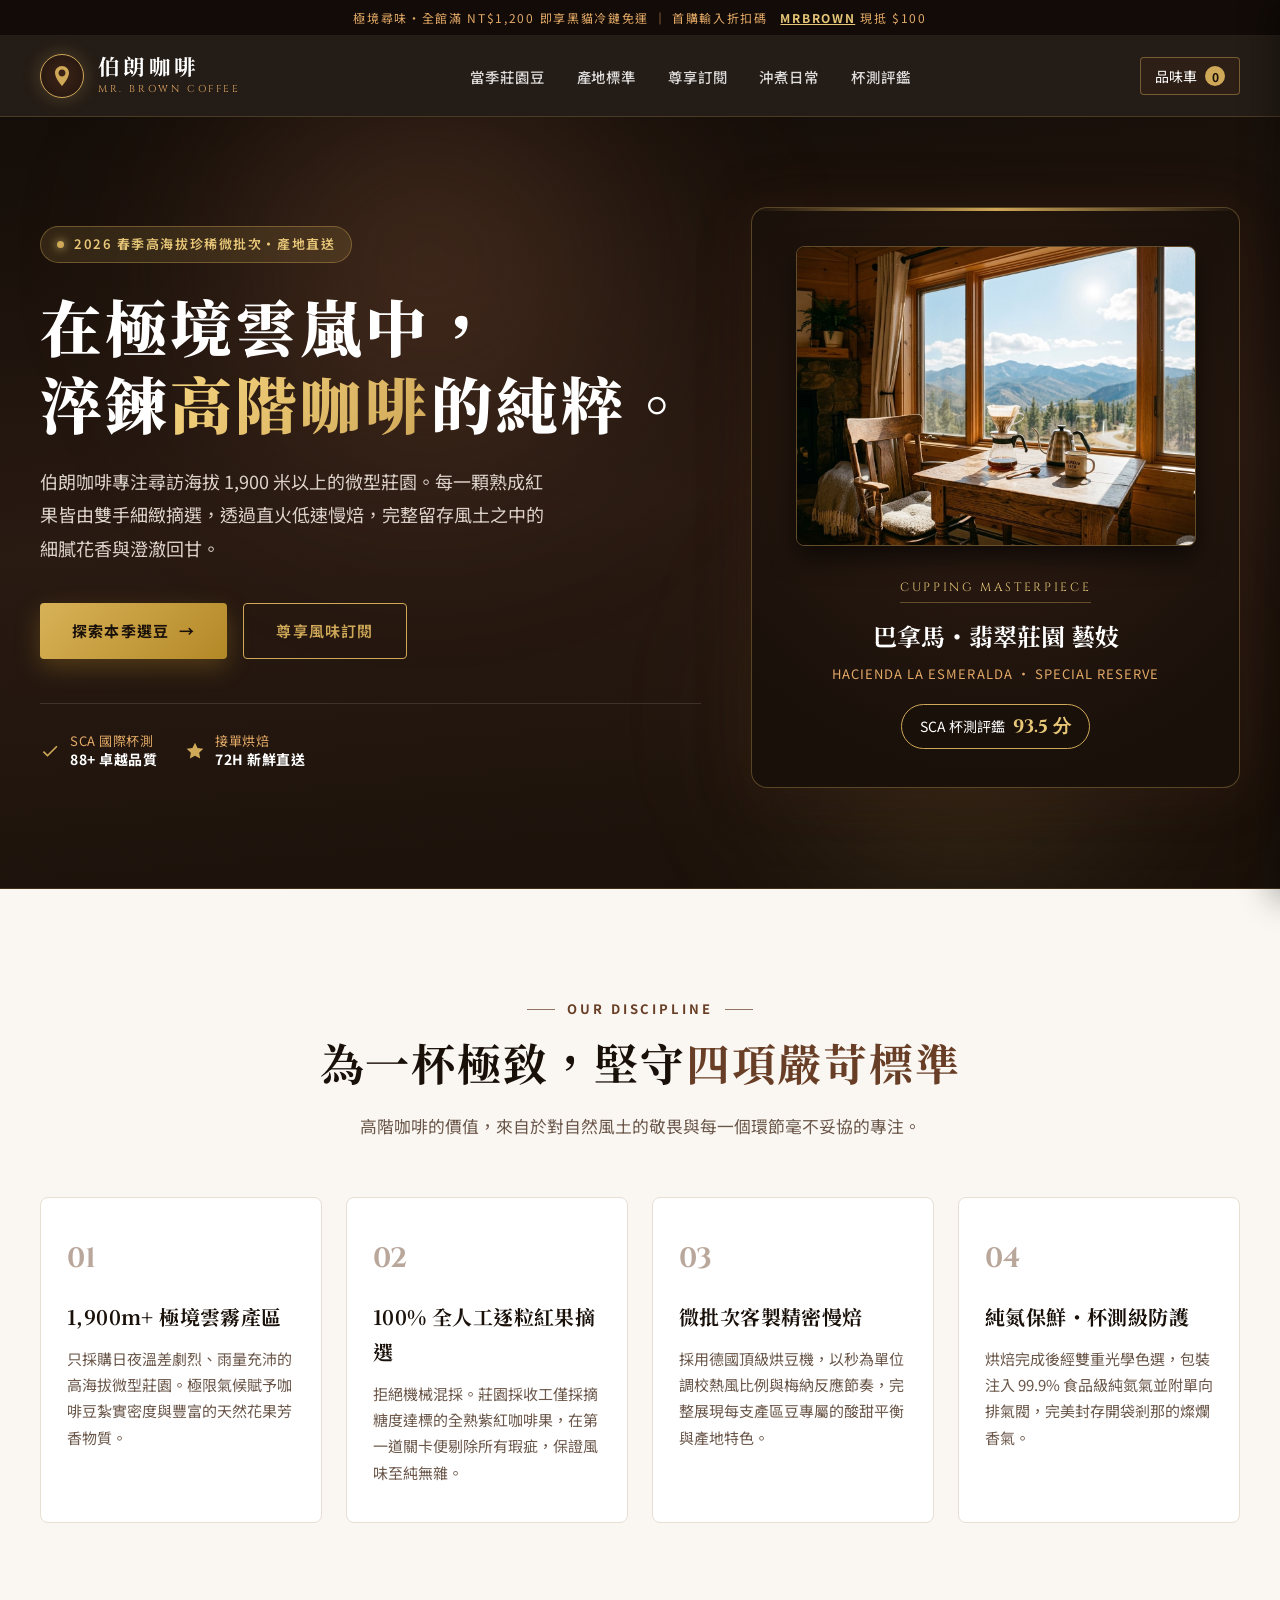
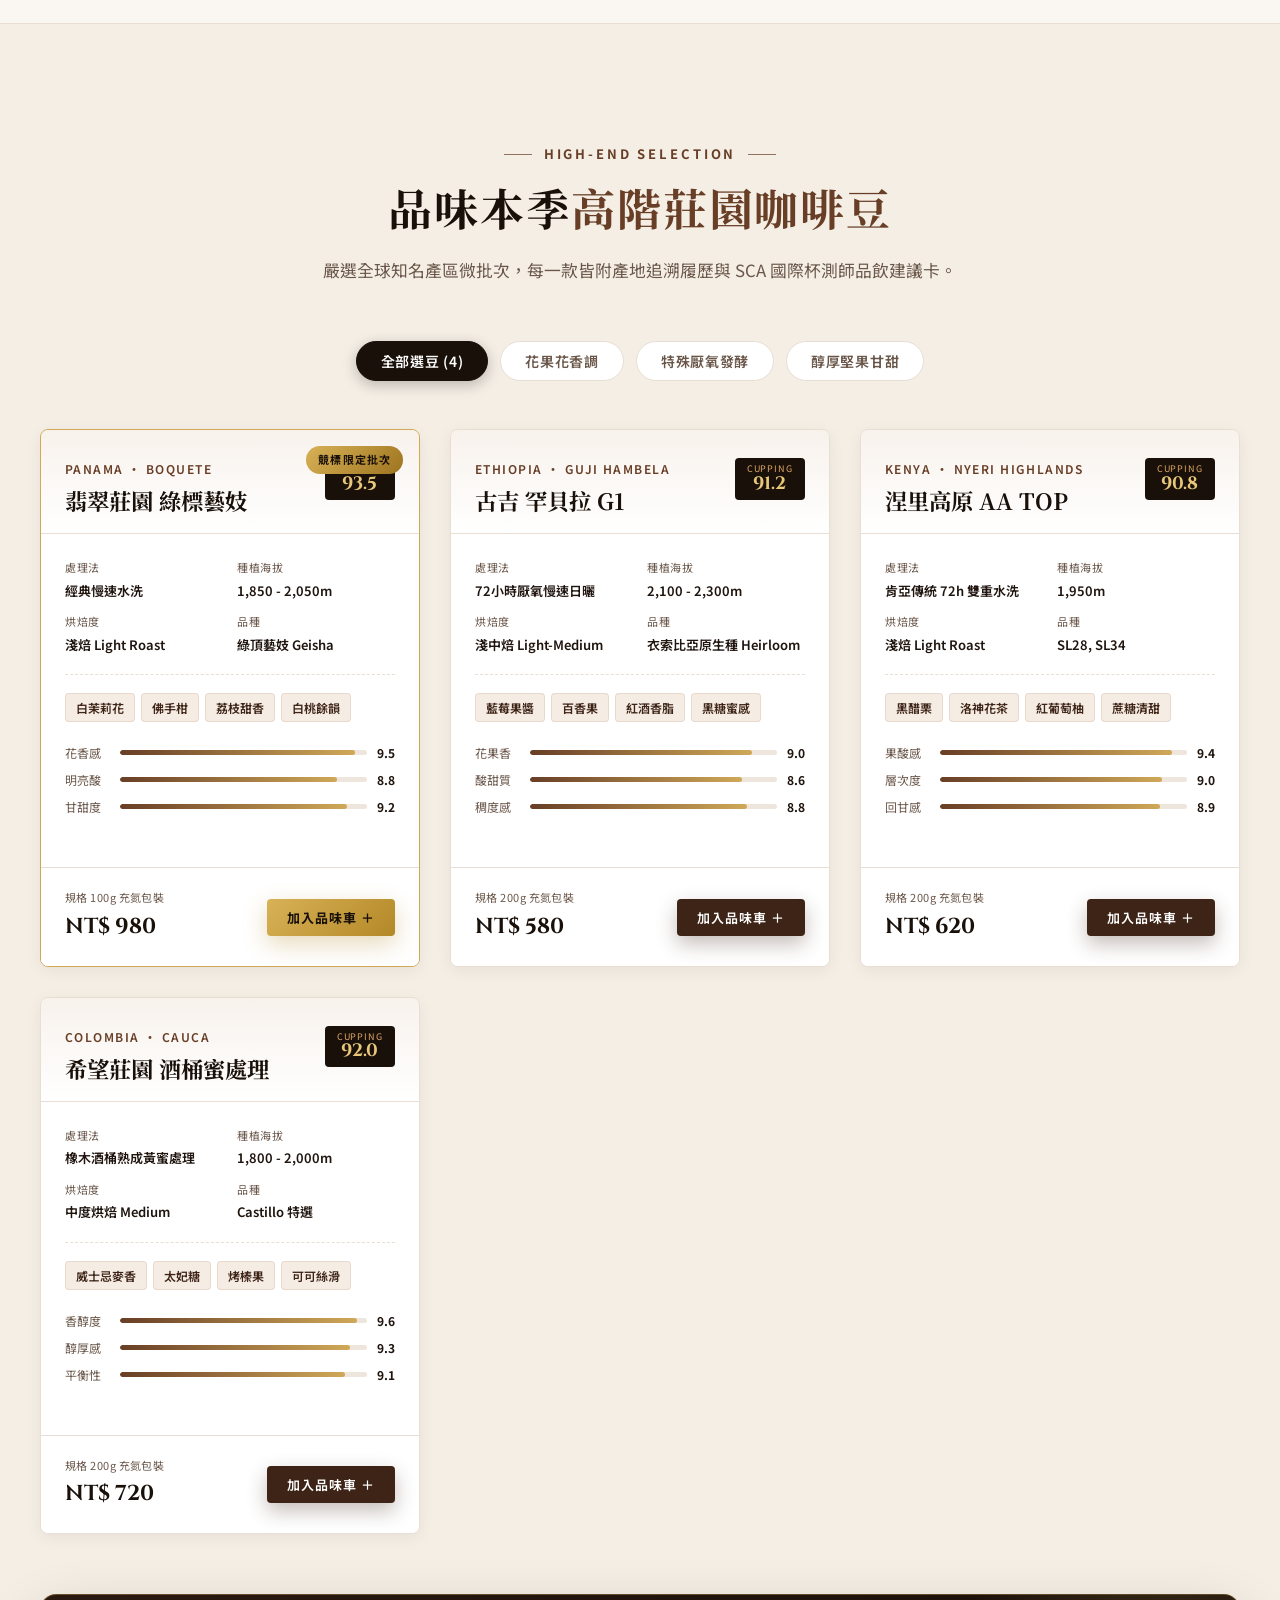
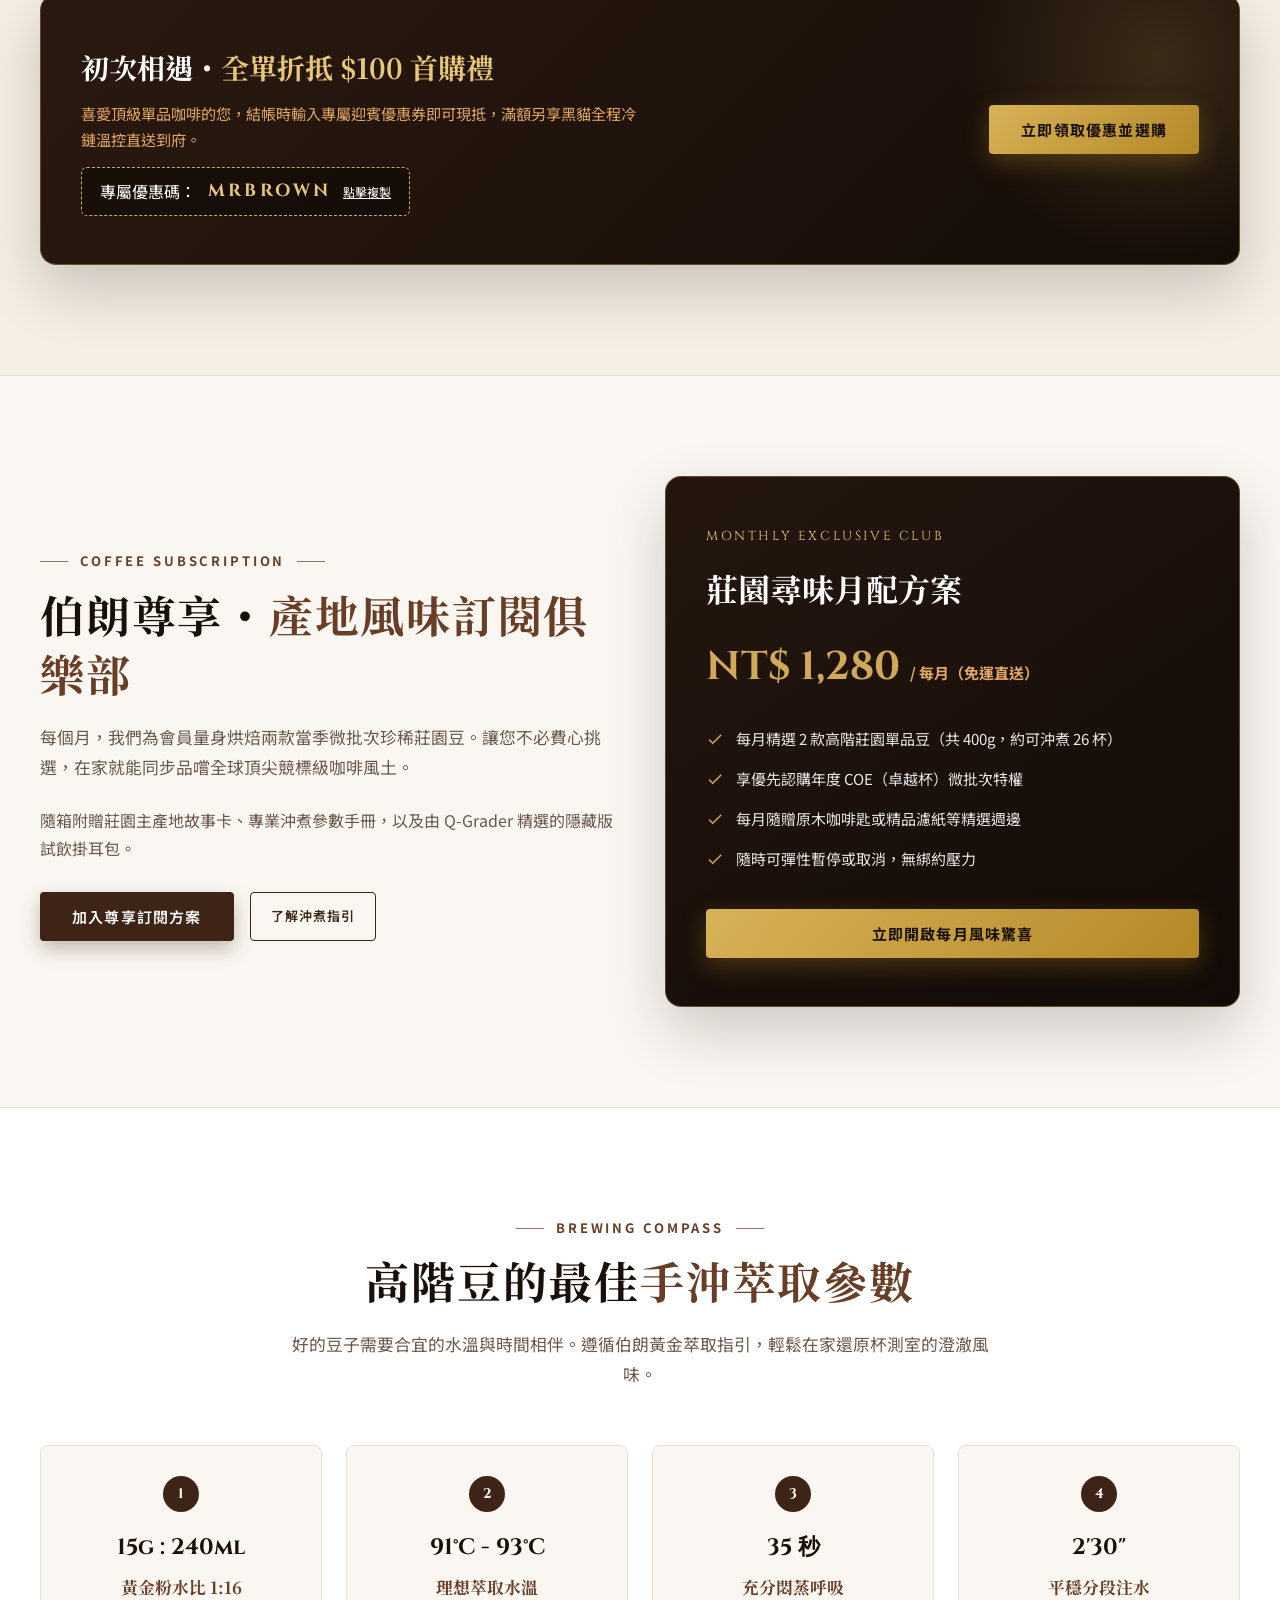
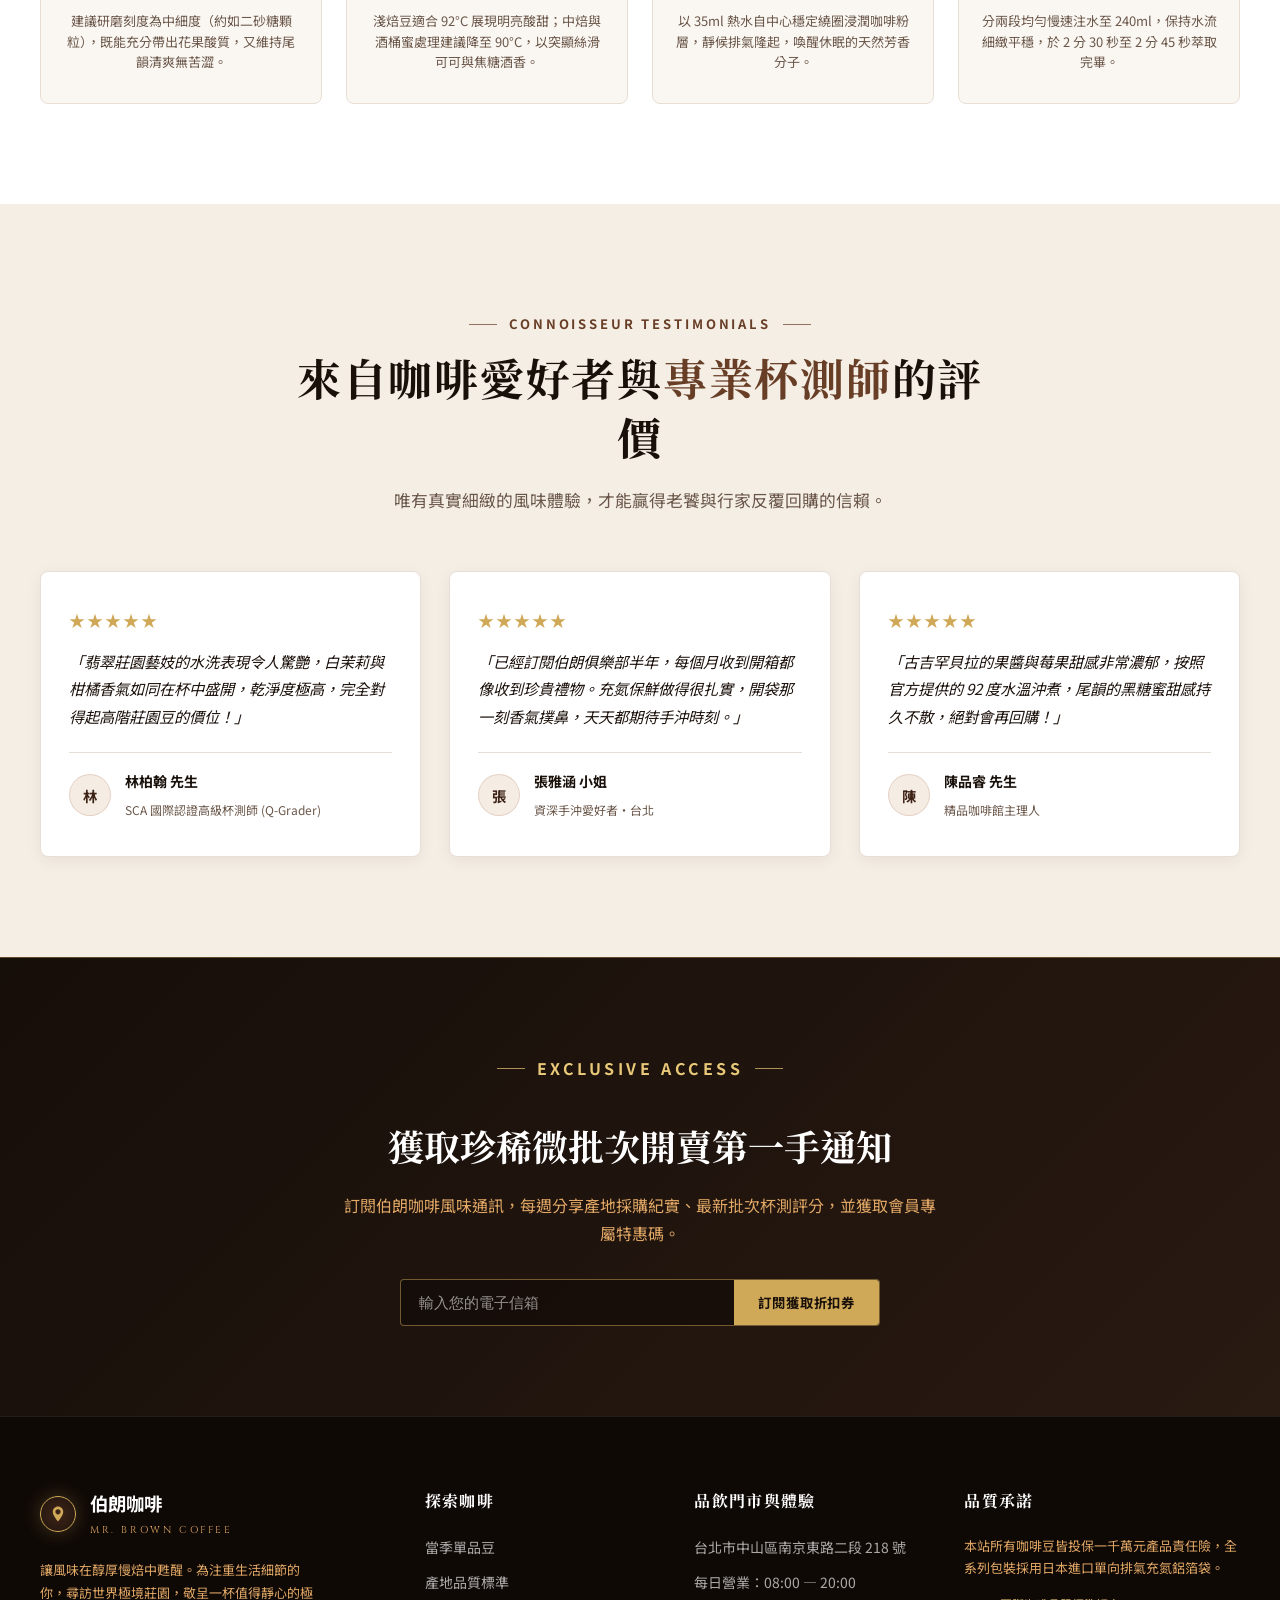
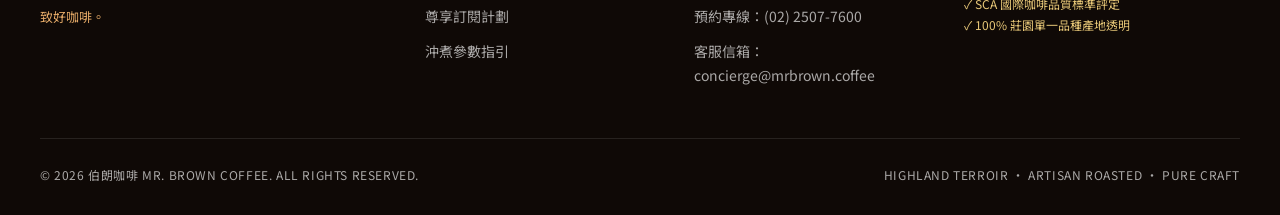
<file: onepage1/index.html>
<!DOCTYPE html>
<html lang="zh-Hant">
<head>
  <meta charset="UTF-8">
  <meta name="viewport" content="width=device-width, initial-scale=1.0">
  <meta name="description" content="伯朗咖啡 MR. BROWN COFFEE — 專為咖啡喜好者嚴選高海拔微批次精品咖啡豆。以職人慢焙與產地純粹，呈現極致杯測風味。">
  <title>伯朗咖啡 MR. BROWN COFFEE｜頂級高階咖啡豆・萃煉極致純粹</title>
  
  <!-- Google Fonts: 襯線典雅與現代無襯線結合，營造高奢高階咖啡品牌質感 -->
  <link rel="preconnect" href="https://fonts.googleapis.com">
  <link rel="preconnect" href="https://fonts.gstatic.com" crossorigin>
  <link href="https://fonts.googleapis.com/css2?family=Cinzel:wght@500;600;700&family=Noto+Sans+TC:wght@300;400;500;600;700&family=Noto+Serif+TC:wght@400;600;700;900&family=Playfair+Display:ital,wght@0,600;0,700;1,600&display=swap" rel="stylesheet">

  <style>
    /* --------------------------------------------------
       伯朗咖啡 品牌色彩與設計 Token (高階咖啡色調品牌識別)
       -------------------------------------------------- */
    :root {
      --espresso-dark: #19100a;   /* 極致濃縮黑褐：頁首、頁尾、深色區塊、主按鈕深色背景 */
      --espresso-deep: #251710;   /* 沉厚深焙啡褐：卡片深色底、強調漸層底 */
      --mocha-rich: #3e2417;      /* 醇黑摩卡棕：主要品牌色、強調標題、重點按鈕 */
      --amber-roast: #683e26;     /* 醇焙琥珀棕：邊框、副標強調、風味度量條 */
      --caramel-warm: #9e6443;    /* 焦糖暖褐：柔和強調、輔助標籤、邊框懸停 */
      --latte-tint: #f5ece4;      /* 拿鐵奶泡極淡棕：風味標籤底色、徽章底色、卡片微光 */
      --crema-glow: #e2a866;      /* 克麗瑪金黃暖光：頂部公告列文字、夜間高光、微光芒 */
      --gold-accent: #cfa858;     /* 典雅香檳金：高階尊榮感、精品認證、星級評價 */
      --gold-light: #e8c878;      /* 香檳金高光：字體高亮、徽章發光效果 */
      --cream-bg: #faf7f2;        /* 溫潤象牙米白：全站背景基底色 */
      --cream-surface: #ffffff;   /* 卡片主體純白 */
      --cream-subtle: #f4eee5;    /* 溫暖羊皮紙米褐：選豆與評價區交替背景 */
      --ink-primary: #1f140e;     /* 深炭焙濃縮褐黑：本文內文第一層主要文字 */
      --ink-muted: #6b574a;       /* 沉靜霧褐：說明文字、規格標籤次要文字 */
      --line-subtle: #e8ded4;     /* 暖褐柔和分隔線 */
      --line-gold: rgba(207, 168, 88, 0.38); /* 香檳金半透明細邊框 */
      --shadow-sm: 0 4px 16px rgba(25, 16, 10, 0.06);
      --shadow-md: 0 14px 38px rgba(25, 16, 10, 0.1);
      --shadow-lg: 0 24px 60px rgba(25, 16, 10, 0.2);
      --radius-sm: 4px;
      --radius-md: 8px;
      --radius-lg: 16px;
      --transition-base: all 0.3s cubic-bezier(0.25, 1, 0.5, 1);
    }

    /* 基礎重置與排版 */
    *, *::before, *::after {
      box-sizing: border-box;
      margin: 0;
      padding: 0;
    }

    html {
      scroll-behavior: smooth;
      font-size: 16px;
    }

    body {
      background-color: var(--cream-bg);
      color: var(--ink-primary);
      font-family: "Noto Sans TC", -apple-system, BlinkMacSystemFont, "Segoe UI", sans-serif;
      font-weight: 400;
      line-height: 1.75;
      -webkit-font-smoothing: antialiased;
      overflow-x: hidden;
    }

    a {
      color: inherit;
      text-decoration: none;
      transition: var(--transition-base);
    }

    button {
      font-family: inherit;
      border: none;
      background: none;
      cursor: pointer;
      transition: var(--transition-base);
    }

    img {
      max-width: 100%;
      height: auto;
      display: block;
    }

    .wrap {
      width: min(1200px, calc(100% - 48px));
      margin: 0 auto;
    }

    /* 字體微調類別 */
    .font-serif {
      font-family: "Noto Serif TC", serif;
    }

    .font-en-display {
      font-family: "Cinzel", "Playfair Display", serif;
      letter-spacing: 0.12em;
    }

    /* 區塊標題模組 */
    .section-header {
      text-align: center;
      max-width: 720px;
      margin: 0 auto 56px;
    }

    .eyebrow {
      display: inline-flex;
      align-items: center;
      gap: 12px;
      color: var(--amber-roast);
      font-size: 0.8125rem;
      font-weight: 700;
      letter-spacing: 0.22em;
      text-transform: uppercase;
      margin-bottom: 12px;
    }

    .eyebrow::before, .eyebrow::after {
      content: "";
      width: 28px;
      height: 1px;
      background: currentColor;
      opacity: 0.7;
    }

    .section-title {
      font-family: "Noto Serif TC", serif;
      font-size: clamp(2rem, 3.8vw, 2.75rem);
      font-weight: 700;
      line-height: 1.35;
      color: var(--espresso-dark);
      letter-spacing: 0.04em;
      margin-bottom: 18px;
    }

    .section-title em {
      font-style: normal;
      color: var(--amber-roast);
      position: relative;
    }

    .section-subtitle {
      color: var(--ink-muted);
      font-size: 1.05rem;
      line-height: 1.8;
    }

    /* 通用按鈕元件 */
    .btn {
      display: inline-flex;
      align-items: center;
      justify-content: center;
      gap: 10px;
      padding: 14px 32px;
      font-size: 0.9375rem;
      font-weight: 600;
      letter-spacing: 0.08em;
      border-radius: var(--radius-sm);
      transition: var(--transition-base);
    }

    .btn-gold {
      background: linear-gradient(135deg, #d8b257 0%, #b38827 100%);
      color: #19100a;
      font-weight: 700;
      box-shadow: 0 8px 24px rgba(179, 136, 39, 0.32);
    }

    .btn-gold:hover {
      background: linear-gradient(135deg, #e5bf65 0%, #c49631 100%);
      transform: translateY(-2px);
      box-shadow: 0 12px 30px rgba(179, 136, 39, 0.45);
    }

    .btn-outline-gold {
      border: 1px solid var(--gold-accent);
      color: var(--gold-accent);
      background: transparent;
    }

    .btn-outline-gold:hover {
      background: rgba(207, 168, 88, 0.15);
      color: #fff;
      border-color: #fff;
      transform: translateY(-2px);
    }

    .btn-coffee {
      background: var(--mocha-rich);
      color: #ffffff;
      box-shadow: 0 8px 20px rgba(62, 36, 23, 0.3);
    }

    .btn-coffee:hover {
      background: #533120;
      transform: translateY(-2px);
      box-shadow: 0 12px 28px rgba(62, 36, 23, 0.42);
    }

    .btn-sm {
      padding: 9px 20px;
      font-size: 0.8125rem;
    }

    /* --------------------------------------------------
       頂部公告列 Announcement Bar
       -------------------------------------------------- */
    .top-bar {
      background-color: #120b07;
      color: var(--crema-glow);
      font-size: 0.75rem;
      letter-spacing: 0.14em;
      padding: 7px 0;
      text-align: center;
      border-bottom: 1px solid rgba(255, 255, 255, 0.08);
    }

    .top-bar strong {
      color: var(--gold-light);
      margin-left: 8px;
      text-decoration: underline;
      cursor: pointer;
    }

    /* --------------------------------------------------
       導覽列 Navigation Bar
       -------------------------------------------------- */
    .site-header {
      position: sticky;
      top: 0;
      z-index: 1000;
      background: rgba(25, 16, 10, 0.95);
      backdrop-filter: blur(12px);
      border-bottom: 1px solid rgba(207, 168, 88, 0.22);
      color: #ffffff;
      transition: var(--transition-base);
    }

    .nav-container {
      display: flex;
      align-items: center;
      justify-content: space-between;
      height: 80px;
    }

    .brand-logo {
      display: flex;
      align-items: center;
      gap: 14px;
    }

    .brand-crest {
      width: 44px;
      height: 44px;
      border: 1.5px solid var(--gold-accent);
      border-radius: 50%;
      display: grid;
      place-items: center;
      background: radial-gradient(circle, #3e2417 0%, #1f140e 100%);
      box-shadow: 0 0 18px rgba(207, 168, 88, 0.28);
    }

    .brand-crest svg {
      width: 24px;
      height: 24px;
      fill: var(--gold-accent);
    }

    .brand-text h1 {
      font-family: "Noto Serif TC", serif;
      font-size: 1.35rem;
      font-weight: 700;
      letter-spacing: 0.16em;
      line-height: 1.1;
      color: #ffffff;
    }

    .brand-text span {
      display: block;
      font-family: "Cinzel", serif;
      font-size: 0.625rem;
      letter-spacing: 0.26em;
      color: var(--crema-glow);
      margin-top: 3px;
    }

    .nav-menu {
      display: flex;
      align-items: center;
      gap: 32px;
      list-style: none;
    }

    .nav-menu a {
      font-size: 0.9rem;
      font-weight: 500;
      letter-spacing: 0.06em;
      color: rgba(255, 255, 255, 0.85);
      position: relative;
      padding: 6px 0;
    }

    .nav-menu a:hover {
      color: var(--gold-light);
    }

    .nav-menu a::after {
      content: "";
      position: absolute;
      bottom: 0;
      left: 0;
      width: 0;
      height: 1.5px;
      background: var(--gold-accent);
      transition: width 0.3s ease;
    }

    .nav-menu a:hover::after {
      width: 100%;
    }

    .nav-actions {
      display: flex;
      align-items: center;
      gap: 16px;
    }

    .cart-trigger {
      position: relative;
      display: flex;
      align-items: center;
      gap: 8px;
      padding: 8px 14px;
      border: 1px solid rgba(207, 168, 88, 0.45);
      border-radius: var(--radius-sm);
      color: #ffffff;
      font-size: 0.875rem;
      background: rgba(62, 36, 23, 0.4);
    }

    .cart-trigger:hover {
      background: rgba(207, 168, 88, 0.2);
      border-color: var(--gold-accent);
    }

    .cart-badge {
      display: inline-grid;
      place-items: center;
      min-width: 20px;
      height: 20px;
      padding: 0 5px;
      border-radius: 10px;
      background: var(--gold-accent);
      color: #19100a;
      font-size: 0.75rem;
      font-weight: 700;
    }

    .mobile-toggle {
      display: none;
      font-size: 1.5rem;
      color: #ffffff;
      padding: 8px;
    }

    /* --------------------------------------------------
       Hero 旗艦主視覺區 (高階莊園與職人慢焙結合)
       -------------------------------------------------- */
    .hero-section {
      position: relative;
      background: linear-gradient(175deg, #140d08 0%, #291a12 50%, #1a110a 100%);
      color: #ffffff;
      overflow: hidden;
      padding: 90px 0 100px;
      border-bottom: 1px solid rgba(207, 168, 88, 0.22);
    }

    /* 背景環境光與雲霧琥珀光暈 */
    .hero-section::before {
      content: "";
      position: absolute;
      top: -20%;
      left: 10%;
      width: 600px;
      height: 600px;
      background: radial-gradient(circle, rgba(158, 100, 67, 0.35) 0%, transparent 70%);
      filter: blur(80px);
      pointer-events: none;
    }

    .hero-section::after {
      content: "";
      position: absolute;
      bottom: -10%;
      right: 5%;
      width: 500px;
      height: 500px;
      background: radial-gradient(circle, rgba(207, 168, 88, 0.22) 0%, transparent 70%);
      filter: blur(70px);
      pointer-events: none;
    }

    .hero-grid {
      position: relative;
      z-index: 2;
      display: grid;
      grid-template-columns: 1.15fr 0.85fr;
      gap: 50px;
      align-items: center;
    }

    .hero-badge {
      display: inline-flex;
      align-items: center;
      gap: 10px;
      background: rgba(207, 168, 88, 0.14);
      border: 1px solid var(--line-gold);
      padding: 6px 16px;
      border-radius: 30px;
      color: var(--gold-light);
      font-size: 0.8125rem;
      font-weight: 600;
      letter-spacing: 0.12em;
      margin-bottom: 24px;
    }

    .hero-badge-dot {
      width: 7px;
      height: 7px;
      border-radius: 50%;
      background: var(--gold-accent);
      box-shadow: 0 0 10px var(--gold-light);
      animation: pulseGlow 2s infinite ease-in-out;
    }

    @keyframes pulseGlow {
      0%, 100% { opacity: 0.6; transform: scale(0.9); }
      50% { opacity: 1; transform: scale(1.2); }
    }

    .hero-title {
      font-family: "Noto Serif TC", serif;
      font-size: clamp(2.5rem, 5vw, 3.85rem);
      font-weight: 900;
      line-height: 1.25;
      letter-spacing: 0.05em;
      margin-bottom: 24px;
    }

    .hero-title span.gold-highlight {
      background: linear-gradient(135deg, #f7d57f 0%, #cfa858 100%);
      -webkit-background-clip: text;
      -webkit-text-fill-color: transparent;
      display: inline-block;
    }

    .hero-desc {
      color: rgba(245, 236, 228, 0.88);
      font-size: 1.125rem;
      line-height: 1.85;
      max-width: 520px;
      margin-bottom: 38px;
    }

    .hero-cta-group {
      display: flex;
      flex-wrap: wrap;
      gap: 16px;
      margin-bottom: 44px;
    }

    .hero-trust {
      display: flex;
      align-items: center;
      gap: 28px;
      padding-top: 28px;
      border-top: 1px solid rgba(255, 255, 255, 0.12);
    }

    .trust-item {
      display: flex;
      align-items: center;
      gap: 10px;
    }

    .trust-item svg {
      width: 20px;
      height: 20px;
      fill: var(--gold-accent);
      flex-shrink: 0;
    }

    .trust-item span {
      font-size: 0.8125rem;
      color: var(--crema-glow);
      line-height: 1.35;
      letter-spacing: 0.04em;
    }

    .trust-item strong {
      display: block;
      color: #ffffff;
      font-size: 0.875rem;
    }

    /* 頂級視覺卡片 (內含 hero.jpg 主視覺圖片) */
    .hero-visual-card {
      position: relative;
      background: radial-gradient(circle at 50% 40%, #2f1d14 0%, #19100a 80%);
      border: 1px solid rgba(207, 168, 88, 0.35);
      border-radius: var(--radius-lg);
      padding: 38px 30px;
      box-shadow: var(--shadow-lg), 0 0 50px rgba(62, 36, 23, 0.45);
      text-align: center;
      overflow: hidden;
    }

    .hero-visual-card::before {
      content: "";
      position: absolute;
      top: 0;
      left: 0;
      right: 0;
      height: 3px;
      background: linear-gradient(90deg, transparent, var(--gold-accent), transparent);
    }

    .hero-image {
      display: block;
      width: 400px;
      max-width: 100%;
      height: auto;
      aspect-ratio: 4 / 3;
      object-fit: cover;
      margin: 0 auto 24px;
      border: 1px solid var(--line-gold);
      border-radius: var(--radius-md);
      box-shadow: 0 12px 25px rgba(0, 0, 0, 0.6);
    }

    .card-award-tag {
      display: inline-block;
      font-family: "Cinzel", serif;
      font-size: 0.75rem;
      letter-spacing: 0.22em;
      color: var(--gold-light);
      border-bottom: 1px solid var(--line-gold);
      padding-bottom: 4px;
      margin-bottom: 12px;
    }

    .card-bean-name {
      font-family: "Noto Serif TC", serif;
      font-size: 1.5rem;
      font-weight: 700;
      color: #ffffff;
      margin-bottom: 6px;
    }

    .card-bean-origin {
      font-size: 0.8125rem;
      color: var(--crema-glow);
      margin-bottom: 18px;
      letter-spacing: 0.08em;
    }

    .cupping-score-pill {
      display: inline-flex;
      align-items: center;
      gap: 8px;
      background: rgba(25, 16, 10, 0.85);
      border: 1px solid var(--gold-accent);
      border-radius: 30px;
      padding: 6px 18px;
      font-size: 0.875rem;
      color: #ffffff;
    }

    .cupping-score-pill b {
      color: var(--gold-light);
      font-size: 1.125rem;
      font-family: "Cinzel", serif;
    }

    /* --------------------------------------------------
       品牌哲學與高階四大標準 (The 4 Pillars of Excellence)
       -------------------------------------------------- */
    .philosophy-section {
      padding: 100px 0;
      background: var(--cream-bg);
    }

    .pillars-grid {
      display: grid;
      grid-template-columns: repeat(4, 1fr);
      gap: 24px;
    }

    .pillar-card {
      background: var(--cream-surface);
      border: 1px solid var(--line-subtle);
      border-radius: var(--radius-md);
      padding: 36px 26px;
      transition: var(--transition-base);
      position: relative;
      display: flex;
      flex-direction: column;
    }

    .pillar-card:hover {
      transform: translateY(-6px);
      box-shadow: var(--shadow-md);
      border-color: var(--caramel-warm);
    }

    .pillar-num {
      font-family: "Cinzel", serif;
      font-size: 1.75rem;
      font-weight: 700;
      color: var(--amber-roast);
      opacity: 0.45;
      margin-bottom: 16px;
    }

    .pillar-title {
      font-family: "Noto Serif TC", serif;
      font-size: 1.25rem;
      font-weight: 700;
      color: var(--espresso-dark);
      margin-bottom: 12px;
      letter-spacing: 0.02em;
    }

    .pillar-text {
      color: var(--ink-muted);
      font-size: 0.9375rem;
      line-height: 1.75;
    }

    /* --------------------------------------------------
       核心商品區：高階單品咖啡豆展示 (Seasonal Selection)
       -------------------------------------------------- */
    .beans-section {
      padding: 110px 0;
      background: var(--cream-subtle);
      border-top: 1px solid var(--line-subtle);
      border-bottom: 1px solid var(--line-subtle);
    }

    /* 風味篩選標籤 Tab */
    .filter-tabs {
      display: flex;
      justify-content: center;
      gap: 12px;
      margin-bottom: 48px;
      flex-wrap: wrap;
    }

    .tab-btn {
      padding: 9px 24px;
      border-radius: 30px;
      font-size: 0.875rem;
      font-weight: 600;
      letter-spacing: 0.05em;
      background: var(--cream-surface);
      border: 1px solid var(--line-subtle);
      color: var(--ink-muted);
    }

    .tab-btn:hover {
      border-color: var(--amber-roast);
      color: var(--espresso-dark);
    }

    .tab-btn.active {
      background: var(--espresso-dark);
      color: #ffffff;
      border-color: var(--espresso-dark);
      box-shadow: 0 4px 14px rgba(25, 16, 10, 0.25);
    }

    .beans-grid {
      display: grid;
      grid-template-columns: repeat(3, 1fr);
      gap: 30px;
    }

    .bean-card {
      background: var(--cream-surface);
      border: 1px solid var(--line-subtle);
      border-radius: var(--radius-md);
      overflow: hidden;
      box-shadow: var(--shadow-sm);
      display: flex;
      flex-direction: column;
      transition: var(--transition-base);
      position: relative;
    }

    .bean-card:hover {
      transform: translateY(-8px);
      box-shadow: var(--shadow-lg);
      border-color: var(--amber-roast);
    }

    .bean-card.featured-card {
      border: 1.5px solid var(--gold-accent);
      position: relative;
    }

    .featured-ribbon {
      position: absolute;
      top: 16px;
      right: 16px;
      z-index: 5;
      background: linear-gradient(135deg, #d8b257, #9e741f);
      color: #19100a;
      font-size: 0.6875rem;
      font-weight: 700;
      letter-spacing: 0.1em;
      padding: 4px 12px;
      border-radius: 20px;
      text-transform: uppercase;
    }

    .bean-header {
      padding: 28px 24px 18px;
      background: linear-gradient(180deg, rgba(245, 236, 228, 0.7) 0%, transparent 100%);
      border-bottom: 1px solid var(--line-subtle);
      display: flex;
      justify-content: space-between;
      align-items: flex-start;
    }

    .bean-meta-top {
      font-size: 0.75rem;
      letter-spacing: 0.12em;
      color: var(--amber-roast);
      font-weight: 600;
      text-transform: uppercase;
      margin-bottom: 6px;
    }

    .bean-title {
      font-family: "Noto Serif TC", serif;
      font-size: 1.4rem;
      font-weight: 700;
      color: var(--espresso-dark);
      line-height: 1.35;
    }

    .sca-score {
      background: var(--espresso-dark);
      color: var(--gold-light);
      padding: 6px 12px;
      border-radius: var(--radius-sm);
      text-align: center;
      line-height: 1.1;
      flex-shrink: 0;
    }

    .sca-score small {
      display: block;
      font-size: 0.5625rem;
      letter-spacing: 0.1em;
      color: var(--crema-glow);
    }

    .sca-score strong {
      font-family: "Cinzel", serif;
      font-size: 1.125rem;
      font-weight: 700;
    }

    .bean-body {
      padding: 24px;
      flex: 1;
      display: flex;
      flex-direction: column;
    }

    /* 產地與處理參數清單 */
    .specs-list {
      display: grid;
      grid-template-columns: 1fr 1fr;
      gap: 10px 14px;
      padding-bottom: 18px;
      margin-bottom: 18px;
      border-bottom: 1px dashed var(--line-subtle);
      font-size: 0.8125rem;
    }

    .spec-item {
      display: flex;
      flex-direction: column;
    }

    .spec-item span {
      color: var(--ink-muted);
      font-size: 0.6875rem;
      letter-spacing: 0.05em;
    }

    .spec-item b {
      color: var(--ink-primary);
      font-weight: 600;
      margin-top: 2px;
    }

    /* 風味筆記標籤 */
    .flavor-tag-container {
      display: flex;
      flex-wrap: wrap;
      gap: 6px;
      margin-bottom: 20px;
    }

    .flavor-tag {
      background: var(--latte-tint);
      color: var(--mocha-rich);
      font-size: 0.75rem;
      font-weight: 600;
      padding: 3px 10px;
      border-radius: 4px;
      border: 1px solid rgba(158, 100, 67, 0.15);
    }

    /* 風味雷達描述條 */
    .flavor-meters {
      margin-bottom: 20px;
    }

    .meter-row {
      display: flex;
      align-items: center;
      justify-content: space-between;
      font-size: 0.75rem;
      margin-bottom: 6px;
    }

    .meter-row span {
      color: var(--ink-muted);
      width: 45px;
    }

    .meter-bar {
      flex: 1;
      height: 5px;
      background: #eee5dc;
      border-radius: 3px;
      margin: 0 10px;
      overflow: hidden;
    }

    .meter-fill {
      height: 100%;
      background: linear-gradient(90deg, var(--amber-roast), var(--gold-accent));
      border-radius: 3px;
    }

    .bean-footer {
      padding: 20px 24px;
      background: #ffffff;
      border-top: 1px solid var(--line-subtle);
      display: flex;
      align-items: center;
      justify-content: space-between;
    }

    .price-box {
      display: flex;
      flex-direction: column;
    }

    .price-sub {
      font-size: 0.6875rem;
      color: var(--ink-muted);
      letter-spacing: 0.04em;
    }

    .price-amount {
      font-family: "Cinzel", "Noto Serif TC", serif;
      font-size: 1.35rem;
      font-weight: 700;
      color: var(--espresso-dark);
    }

    /* --------------------------------------------------
       促銷刺激區：首購禮包與滿額免運優惠 (Sales Incentive)
       -------------------------------------------------- */
    .promo-banner {
      background: linear-gradient(135deg, #2a1910 0%, #150d08 100%);
      color: #ffffff;
      border-radius: var(--radius-lg);
      padding: 48px 40px;
      margin: 60px auto 0;
      position: relative;
      overflow: hidden;
      border: 1px solid var(--line-gold);
      box-shadow: var(--shadow-lg);
    }

    .promo-banner::before {
      content: "";
      position: absolute;
      top: -50%;
      right: -10%;
      width: 400px;
      height: 400px;
      background: radial-gradient(circle, rgba(207, 168, 88, 0.18) 0%, transparent 70%);
      pointer-events: none;
    }

    .promo-flex {
      position: relative;
      z-index: 2;
      display: flex;
      align-items: center;
      justify-content: space-between;
      gap: 30px;
      flex-wrap: wrap;
    }

    .promo-content h3 {
      font-family: "Noto Serif TC", serif;
      font-size: 1.75rem;
      color: #ffffff;
      margin-bottom: 8px;
    }

    .promo-content h3 span {
      color: var(--gold-light);
    }

    .promo-content p {
      color: var(--crema-glow);
      font-size: 0.95rem;
      max-width: 560px;
    }

    .coupon-pill {
      display: inline-flex;
      align-items: center;
      gap: 12px;
      background: rgba(0, 0, 0, 0.35);
      border: 1px dashed var(--gold-accent);
      padding: 8px 18px;
      border-radius: 6px;
      margin-top: 14px;
    }

    .coupon-code {
      font-family: "Cinzel", monospace;
      font-weight: 700;
      color: var(--gold-light);
      letter-spacing: 0.18em;
      font-size: 1.1rem;
    }

    .copy-coupon-btn {
      color: #ffffff;
      font-size: 0.75rem;
      text-decoration: underline;
      cursor: pointer;
    }

    /* --------------------------------------------------
       訂閱會員計劃 (Coffee Club Subscription)
       -------------------------------------------------- */
    .club-section {
      padding: 100px 0;
      background: var(--cream-bg);
    }

    .club-grid {
      display: grid;
      grid-template-columns: 1fr 1fr;
      gap: 50px;
      align-items: center;
    }

    .club-card-box {
      background: linear-gradient(145deg, #24160f 0%, #120b07 100%);
      border: 1px solid var(--line-gold);
      border-radius: var(--radius-lg);
      padding: 48px 40px;
      color: #ffffff;
      box-shadow: var(--shadow-lg);
      position: relative;
    }

    .club-badge {
      font-family: "Cinzel", serif;
      color: var(--gold-light);
      font-size: 0.8125rem;
      letter-spacing: 0.2em;
      text-transform: uppercase;
      display: block;
      margin-bottom: 12px;
    }

    .club-title {
      font-family: "Noto Serif TC", serif;
      font-size: 2rem;
      font-weight: 700;
      margin-bottom: 16px;
      color: #ffffff;
    }

    .club-price {
      font-family: "Cinzel", serif;
      font-size: 2.5rem;
      color: var(--gold-accent);
      font-weight: 700;
      margin-bottom: 24px;
    }

    .club-price small {
      font-size: 0.9375rem;
      color: var(--crema-glow);
      font-family: "Noto Sans TC", sans-serif;
    }

    .club-benefits {
      list-style: none;
      margin-bottom: 36px;
      display: flex;
      flex-direction: column;
      gap: 14px;
    }

    .club-benefits li {
      display: flex;
      align-items: center;
      gap: 12px;
      font-size: 0.9375rem;
      color: rgba(255, 255, 255, 0.9);
    }

    .club-benefits li svg {
      width: 18px;
      height: 18px;
      fill: var(--gold-accent);
      flex-shrink: 0;
    }

    /* --------------------------------------------------
       職人手沖萃取參數指南 (Brewing Guide)
       -------------------------------------------------- */
    .brew-guide-section {
      padding: 100px 0;
      background: var(--cream-surface);
      border-top: 1px solid var(--line-subtle);
    }

    .guide-steps-grid {
      display: grid;
      grid-template-columns: repeat(4, 1fr);
      gap: 24px;
    }

    .step-card {
      background: var(--cream-bg);
      border: 1px solid var(--line-subtle);
      border-radius: var(--radius-md);
      padding: 30px 22px;
      text-align: center;
      position: relative;
    }

    .step-badge {
      width: 36px;
      height: 36px;
      border-radius: 50%;
      background: var(--mocha-rich);
      color: #ffffff;
      font-family: "Cinzel", serif;
      font-weight: 700;
      display: grid;
      place-items: center;
      margin: 0 auto 16px;
      font-size: 0.875rem;
    }

    .step-metric {
      font-family: "Cinzel", serif;
      font-size: 1.4rem;
      font-weight: 700;
      color: var(--espresso-dark);
      margin-bottom: 6px;
    }

    .step-name {
      font-family: "Noto Serif TC", serif;
      font-size: 1.05rem;
      font-weight: 700;
      color: var(--amber-roast);
      margin-bottom: 8px;
    }

    .step-desc {
      color: var(--ink-muted);
      font-size: 0.8125rem;
      line-height: 1.6;
    }

    /* --------------------------------------------------
       顧客推薦與杯測師評價 (Testimonials)
       -------------------------------------------------- */
    .review-section {
      padding: 100px 0;
      background: var(--cream-subtle);
    }

    .reviews-grid {
      display: grid;
      grid-template-columns: repeat(3, 1fr);
      gap: 28px;
    }

    .review-card {
      background: var(--cream-surface);
      border: 1px solid var(--line-subtle);
      border-radius: var(--radius-md);
      padding: 34px 28px;
      box-shadow: var(--shadow-sm);
      display: flex;
      flex-direction: column;
      justify-content: space-between;
    }

    .review-stars {
      color: var(--gold-accent);
      margin-bottom: 14px;
      font-size: 1rem;
      letter-spacing: 2px;
    }

    .review-quote {
      font-size: 0.95rem;
      line-height: 1.8;
      color: var(--ink-primary);
      margin-bottom: 22px;
      font-style: italic;
    }

    .reviewer-meta {
      display: flex;
      align-items: center;
      gap: 14px;
      padding-top: 16px;
      border-top: 1px solid var(--line-subtle);
    }

    .reviewer-avatar {
      width: 42px;
      height: 42px;
      border-radius: 50%;
      background: var(--latte-tint);
      color: var(--mocha-rich);
      display: grid;
      place-items: center;
      font-weight: 700;
      font-size: 0.9rem;
      border: 1px solid rgba(158, 100, 67, 0.2);
    }

    .reviewer-info strong {
      display: block;
      font-size: 0.875rem;
      color: var(--espresso-dark);
    }

    .reviewer-info span {
      font-size: 0.75rem;
      color: var(--ink-muted);
    }

    /* --------------------------------------------------
       電子報訂閱區塊 (Newsletter & Purchase Intent)
       -------------------------------------------------- */
    .newsletter-section {
      padding: 90px 0;
      background: linear-gradient(135deg, #160e09 0%, #291a12 100%);
      color: #ffffff;
      text-align: center;
      border-top: 1px solid var(--line-gold);
    }

    .newsletter-box {
      max-width: 600px;
      margin: 0 auto;
    }

    .newsletter-box .eyebrow {
      color: var(--gold-light);
    }

    .newsletter-box h2 {
      font-family: "Noto Serif TC", serif;
      font-size: 2.25rem;
      margin-bottom: 14px;
      color: #ffffff;
    }

    .newsletter-box p {
      color: var(--crema-glow);
      margin-bottom: 32px;
      font-size: 1rem;
    }

    .newsletter-form {
      display: flex;
      max-width: 480px;
      margin: 0 auto;
      border: 1px solid rgba(207, 168, 88, 0.5);
      border-radius: var(--radius-sm);
      overflow: hidden;
      background: rgba(0, 0, 0, 0.3);
    }

    .newsletter-form input {
      flex: 1;
      padding: 14px 18px;
      border: none;
      background: transparent;
      color: #ffffff;
      font-size: 0.9375rem;
      outline: none;
    }

    .newsletter-form input::placeholder {
      color: rgba(255, 255, 255, 0.55);
    }

    .newsletter-form button {
      padding: 0 24px;
      background: var(--gold-accent);
      color: #19100a;
      font-weight: 700;
      letter-spacing: 0.06em;
      white-space: nowrap;
    }

    .newsletter-form button:hover {
      background: var(--gold-light);
    }

    /* --------------------------------------------------
       頁尾 Footer
       -------------------------------------------------- */
    .site-footer {
      background: #0f0906;
      color: rgba(255, 255, 255, 0.65);
      font-size: 0.875rem;
      padding: 70px 0 30px;
      border-top: 1px solid rgba(255, 255, 255, 0.08);
    }

    .footer-grid {
      display: grid;
      grid-template-columns: 1.5fr 1fr 1fr 1.2fr;
      gap: 40px;
      padding-bottom: 50px;
      border-bottom: 1px solid rgba(255, 255, 255, 0.1);
    }

    .footer-col h4 {
      color: #ffffff;
      font-family: "Noto Serif TC", serif;
      font-size: 1rem;
      margin-bottom: 20px;
      letter-spacing: 0.08em;
    }

    .footer-links {
      list-style: none;
      display: flex;
      flex-direction: column;
      gap: 10px;
    }

    .footer-links a:hover {
      color: var(--gold-light);
    }

    .footer-bottom {
      display: flex;
      justify-content: space-between;
      align-items: center;
      padding-top: 25px;
      font-size: 0.75rem;
      letter-spacing: 0.05em;
    }

    /* --------------------------------------------------
       購物車側邊抽屜 (Cart Drawer Modal)
       -------------------------------------------------- */
    .cart-drawer-overlay {
      position: fixed;
      inset: 0;
      background: rgba(0, 0, 0, 0.68);
      z-index: 2000;
      opacity: 0;
      pointer-events: none;
      transition: opacity 0.3s ease;
      backdrop-filter: blur(4px);
    }

    .cart-drawer-overlay.active {
      opacity: 1;
      pointer-events: auto;
    }

    .cart-drawer {
      position: fixed;
      top: 0;
      right: 0;
      width: min(440px, 100%);
      height: 100vh;
      background: #ffffff;
      z-index: 2001;
      box-shadow: -10px 0 30px rgba(0, 0, 0, 0.3);
      display: flex;
      flex-direction: column;
      transform: translateX(100%);
      transition: transform 0.35s cubic-bezier(0.2, 0.9, 0.3, 1);
    }

    .cart-drawer.active {
      transform: translateX(0);
    }

    .cart-header {
      padding: 24px;
      border-bottom: 1px solid var(--line-subtle);
      display: flex;
      align-items: center;
      justify-content: space-between;
      background: var(--espresso-dark);
      color: #ffffff;
    }

    .cart-header h3 {
      font-family: "Noto Serif TC", serif;
      font-size: 1.25rem;
      letter-spacing: 0.05em;
    }

    .close-cart-btn {
      color: #ffffff;
      font-size: 1.5rem;
      line-height: 1;
    }

    .cart-items-list {
      flex: 1;
      overflow-y: auto;
      padding: 20px 24px;
      display: flex;
      flex-direction: column;
      gap: 16px;
    }

    .cart-empty-state {
      margin: auto;
      text-align: center;
      color: var(--ink-muted);
    }

    .cart-empty-state svg {
      width: 48px;
      height: 48px;
      fill: var(--caramel-warm);
      margin-bottom: 12px;
    }

    .cart-item-row {
      display: flex;
      justify-content: space-between;
      align-items: center;
      padding: 14px 0;
      border-bottom: 1px solid var(--line-subtle);
    }

    .cart-item-info strong {
      display: block;
      font-size: 0.9375rem;
      color: var(--espresso-dark);
    }

    .cart-item-info span {
      font-size: 0.75rem;
      color: var(--ink-muted);
    }

    .cart-item-controls {
      display: flex;
      align-items: center;
      gap: 12px;
    }

    .qty-btn {
      width: 26px;
      height: 26px;
      border: 1px solid var(--line-subtle);
      border-radius: 4px;
      display: grid;
      place-items: center;
      font-size: 0.875rem;
      font-weight: 700;
      color: var(--espresso-dark);
    }

    .qty-btn:hover {
      background: var(--latte-tint);
    }

    .cart-footer {
      padding: 24px;
      border-top: 1px solid var(--line-subtle);
      background: var(--cream-bg);
    }

    .cart-subtotal {
      display: flex;
      justify-content: space-between;
      align-items: center;
      margin-bottom: 10px;
      font-size: 1.05rem;
      font-weight: 600;
    }

    .cart-discount {
      display: flex;
      justify-content: space-between;
      align-items: center;
      font-size: 0.875rem;
      color: var(--amber-roast);
      margin-bottom: 16px;
    }

    .cart-coupon-input {
      display: flex;
      gap: 8px;
      margin-bottom: 16px;
    }

    .cart-coupon-input input {
      flex: 1;
      padding: 8px 12px;
      border: 1px solid var(--line-subtle);
      border-radius: 4px;
      font-size: 0.8125rem;
      text-transform: uppercase;
    }

    .cart-coupon-input button {
      padding: 8px 14px;
      background: var(--espresso-dark);
      color: #ffffff;
      border-radius: 4px;
      font-size: 0.75rem;
      font-weight: 600;
    }

    /* --------------------------------------------------
       Toast 浮動通知元件
       -------------------------------------------------- */
    .toast-msg {
      position: fixed;
      bottom: 24px;
      right: 24px;
      background: var(--espresso-dark);
      color: #ffffff;
      border-left: 4px solid var(--gold-accent);
      padding: 14px 22px;
      border-radius: var(--radius-sm);
      box-shadow: var(--shadow-lg);
      font-size: 0.875rem;
      z-index: 3000;
      opacity: 0;
      transform: translateY(20px);
      pointer-events: none;
      transition: all 0.3s ease;
    }

    .toast-msg.show {
      opacity: 1;
      transform: translateY(0);
      pointer-events: auto;
    }

    /* --------------------------------------------------
       響應式設計 (Responsive Mobile & Tablet Layout)
       -------------------------------------------------- */
    @media (max-width: 992px) {
      .hero-grid {
        grid-template-columns: 1fr;
        text-align: center;
      }
      .hero-desc {
        margin: 0 auto 38px;
      }
      .hero-cta-group {
        justify-content: center;
      }
      .hero-trust {
        justify-content: center;
      }
      .pillars-grid {
        grid-template-columns: repeat(2, 1fr);
      }
      .beans-grid {
        grid-template-columns: repeat(2, 1fr);
      }
      .club-grid {
        grid-template-columns: 1fr;
      }
      .guide-steps-grid {
        grid-template-columns: repeat(2, 1fr);
      }
      .reviews-grid {
        grid-template-columns: 1fr;
      }
      .footer-grid {
        grid-template-columns: 1fr 1fr;
      }
    }

    @media (max-width: 768px) {
      .mobile-toggle {
        display: block;
      }
      .nav-menu {
        position: fixed;
        top: 80px;
        left: 0;
        right: 0;
        background: var(--espresso-dark);
        flex-direction: column;
        padding: 30px 24px;
        gap: 20px;
        border-bottom: 1px solid var(--line-gold);
        transform: translateY(-150%);
        transition: transform 0.3s ease;
      }
      .nav-menu.open {
        transform: translateY(0);
      }
      .beans-grid {
        grid-template-columns: 1fr;
      }
      .pillars-grid {
        grid-template-columns: 1fr;
      }
      .guide-steps-grid {
        grid-template-columns: 1fr;
      }
      .promo-flex {
        flex-direction: column;
        text-align: center;
      }
      .footer-grid {
        grid-template-columns: 1fr;
      }
      .footer-bottom {
        flex-direction: column;
        gap: 10px;
        text-align: center;
      }
    }
  </style>
</head>
<body>

  <!-- 頂部高階咖啡豆首購優惠公告 -->
  <aside class="top-bar">
    <div class="wrap">
      極境尋味・全館滿 NT$1,200 即享黑貓冷鏈免運 ｜ 首購輸入折扣碼 <strong>MRBROWN</strong> 現抵 $100
    </div>
  </aside>

  <!-- 網站頂部導覽列 -->
  <header class="site-header" id="top">
    <div class="wrap nav-container">
      <a href="#top" class="brand-logo" aria-label="返回伯朗咖啡首頁">
        <div class="brand-crest">
          <!-- 典雅咖啡豆與烘焙金光向量徽章 -->
          <svg viewBox="0 0 24 24" aria-hidden="true">
            <path d="M12 2C8.13 2 5 5.13 5 9c0 5.25 7 13 7 13s7-7.75 7-13c0-3.87-3.13-7-7-7zm0 10.5c-1.93 0-3.5-1.57-3.5-3.5S10.07 5.5 12 5.5s3.5 1.57 3.5 3.5-1.57 3.5-3.5 3.5z"/>
          </svg>
        </div>
        <div class="brand-text">
          <h1>伯朗咖啡</h1>
          <span>MR. BROWN COFFEE</span>
        </div>
      </a>

      <!-- 導覽選單 -->
      <nav aria-label="主要導覽">
        <ul class="nav-menu" id="navMenu">
          <li><a href="#selection">當季莊園豆</a></li>
          <li><a href="#philosophy">產地標準</a></li>
          <li><a href="#club">尊享訂閱</a></li>
          <li><a href="#guide">沖煮日常</a></li>
          <li><a href="#reviews">杯測評鑑</a></li>
        </ul>
      </nav>

      <!-- 購物車與互動動作 -->
      <div class="nav-actions">
        <button class="cart-trigger" id="openCartBtn" type="button" aria-label="開啟品味車">
          <span>品味車</span>
          <span class="cart-badge" id="cartCount">0</span>
        </button>
        <button class="mobile-toggle" id="mobileToggleBtn" type="button" aria-label="切換選單">
          ☰
        </button>
      </div>
    </div>
  </header>

  <main>
    <!-- --------------------------------------------------
         1. Hero 主視覺旗艦區塊 (推廣頂級高階咖啡豆)
         -------------------------------------------------- -->
    <section class="hero-section" aria-labelledby="heroTitle">
      <div class="wrap hero-grid">
        <div>
          <div class="hero-badge">
            <span class="hero-badge-dot"></span>
            <span>2026 春季高海拔珍稀微批次・產地直送</span>
          </div>
          <h2 class="hero-title" id="heroTitle">
            在極境雲嵐中，<br>
            淬鍊<span class="gold-highlight">高階咖啡</span>的純粹。
          </h2>
          <p class="hero-desc">
            伯朗咖啡專注尋訪海拔 1,900 米以上的微型莊園。每一顆熟成紅果皆由雙手細緻摘選，透過直火低速慢焙，完整留存風土之中的細膩花香與澄澈回甘。
          </p>
          <div class="hero-cta-group">
            <a href="#selection" class="btn btn-gold">
              探索本季選豆 <span>→</span>
            </a>
            <a href="#club" class="btn btn-outline-gold">
              尊享風味訂閱
            </a>
          </div>
          <div class="hero-trust">
            <div class="trust-item">
              <svg viewBox="0 0 24 24"><path d="M9 16.17L4.83 12l-1.42 1.41L9 19 21 7l-1.41-1.41z"/></svg>
              <span>SCA 國際杯測<strong>88+ 卓越品質</strong></span>
            </div>
            <div class="trust-item">
              <svg viewBox="0 0 24 24"><path d="M12 2l3.09 6.26L22 9.27l-5 4.87 1.18 6.88L12 17.77l-6.18 3.25L7 14.14 2 9.27l6.91-1.01L12 2z"/></svg>
              <span>接單烘焙<strong>72H 新鮮直送</strong></span>
            </div>
          </div>
        </div>

        <!-- 右側高階品牌意象卡片 -->
        <div class="hero-visual-card">
          <!-- 主視覺圖片：窗前桌椅、手沖濾杯與咖啡壺，窗外藍天山景 -->
          <img class="hero-image" src="images/hero.jpg" alt="窗前木桌上擺著伯朗咖啡手沖濾杯與咖啡壺，窗外是陽光、山景與藍天白雲" width="400" height="300">
          <span class="card-award-tag">CUPPING MASTERPIECE</span>
          <h3 class="card-bean-name">巴拿馬・翡翠莊園 藝妓</h3>
          <p class="card-bean-origin">HACIENDA LA ESMERALDA · SPECIAL RESERVE</p>
          <div class="cupping-score-pill">
            <span>SCA 杯測評鑑</span>
            <b>93.5 分</b>
          </div>
        </div>
      </div>
    </section>

    <!-- --------------------------------------------------
         2. 品牌哲學與四大標準 (推廣高階咖啡豆的專業堅持)
         -------------------------------------------------- -->
    <section class="philosophy-section" id="philosophy">
      <div class="wrap">
        <div class="section-header">
          <p class="eyebrow">OUR DISCIPLINE</p>
          <h2 class="section-title">為一杯極致，堅守<em>四項嚴苛標準</em></h2>
          <p class="section-subtitle">
            高階咖啡的價值，來自於對自然風土的敬畏與每一個環節毫不妥協的專注。
          </p>
        </div>

        <div class="pillars-grid">
          <article class="pillar-card">
            <span class="pillar-num">01</span>
            <h3 class="pillar-title">1,900m+ 極境雲霧產區</h3>
            <p class="pillar-text">
              只採購日夜溫差劇烈、雨量充沛的高海拔微型莊園。極限氣候賦予咖啡豆紮實密度與豐富的天然花果芳香物質。
            </p>
          </article>

          <article class="pillar-card">
            <span class="pillar-num">02</span>
            <h3 class="pillar-title">100% 全人工逐粒紅果摘選</h3>
            <p class="pillar-text">
              拒絕機械混採。莊園採收工僅採摘糖度達標的全熟紫紅咖啡果，在第一道關卡便剔除所有瑕疵，保證風味至純無雜。
            </p>
          </article>

          <article class="pillar-card">
            <span class="pillar-num">03</span>
            <h3 class="pillar-title">微批次客製精密慢焙</h3>
            <p class="pillar-text">
              採用德國頂級烘豆機，以秒為單位調校熱風比例與梅納反應節奏，完整展現每支產區豆專屬的酸甜平衡與產地特色。
            </p>
          </article>

          <article class="pillar-card">
            <span class="pillar-num">04</span>
            <h3 class="pillar-title">純氮保鮮・杯測級防護</h3>
            <p class="pillar-text">
              烘焙完成後經雙重光學色選，包裝注入 99.9% 食品級純氮氣並附單向排氣閥，完美封存開袋剎那的燦爛香氣。
            </p>
          </article>
        </div>
      </div>
    </section>

    <!-- --------------------------------------------------
         3. 核心商品展示區 (吸引客戶選購與消費)
         -------------------------------------------------- -->
    <section class="beans-section" id="selection">
      <div class="wrap">
        <div class="section-header">
          <p class="eyebrow">HIGH-END SELECTION</p>
          <h2 class="section-title">品味本季<em>高階莊園咖啡豆</em></h2>
          <p class="section-subtitle">
            嚴選全球知名產區微批次，每一款皆附產地追溯履歷與 SCA 國際杯測師品飲建議卡。
          </p>
        </div>

        <!-- 風味分類標籤按鈕 -->
        <div class="filter-tabs">
          <button class="tab-btn active" data-filter="all" type="button">全部選豆 (4)</button>
          <button class="tab-btn" data-filter="floral" type="button">花果花香調</button>
          <button class="tab-btn" data-filter="wine" type="button">特殊厭氧發酵</button>
          <button class="tab-btn" data-filter="classic" type="button">醇厚堅果甘甜</button>
        </div>

        <div class="beans-grid">
          <!-- 商品 1: 巴拿馬 翡翠莊園 藝妓 -->
          <article class="bean-card featured-card" data-category="floral">
            <span class="featured-ribbon">競標限定批次</span>
            <div class="bean-header">
              <div>
                <p class="bean-meta-top">PANAMA · BOQUETE</p>
                <h3 class="bean-title">翡翠莊園 綠標藝妓</h3>
              </div>
              <div class="sca-score">
                <small>CUPPING</small>
                <strong>93.5</strong>
              </div>
            </div>
            <div class="bean-body">
              <div class="specs-list">
                <div class="spec-item">
                  <span>處理法</span>
                  <b>經典慢速水洗</b>
                </div>
                <div class="spec-item">
                  <span>種植海拔</span>
                  <b>1,850 - 2,050m</b>
                </div>
                <div class="spec-item">
                  <span>烘焙度</span>
                  <b>淺焙 Light Roast</b>
                </div>
                <div class="spec-item">
                  <span>品種</span>
                  <b>綠頂藝妓 Geisha</b>
                </div>
              </div>
              <div class="flavor-tag-container">
                <span class="flavor-tag">白茉莉花</span>
                <span class="flavor-tag">佛手柑</span>
                <span class="flavor-tag">荔枝甜香</span>
                <span class="flavor-tag">白桃餘韻</span>
              </div>
              <div class="flavor-meters">
                <div class="meter-row">
                  <span>花香感</span>
                  <div class="meter-bar"><div class="meter-fill" style="width: 95%;"></div></div>
                  <b>9.5</b>
                </div>
                <div class="meter-row">
                  <span>明亮酸</span>
                  <div class="meter-bar"><div class="meter-fill" style="width: 88%;"></div></div>
                  <b>8.8</b>
                </div>
                <div class="meter-row">
                  <span>甘甜度</span>
                  <div class="meter-bar"><div class="meter-fill" style="width: 92%;"></div></div>
                  <b>9.2</b>
                </div>
              </div>
            </div>
            <div class="bean-footer">
              <div class="price-box">
                <span class="price-sub">規格 100g 充氮包裝</span>
                <span class="price-amount">NT$ 980</span>
              </div>
              <button class="btn btn-gold btn-sm add-to-cart-btn" 
                      data-name="巴拿馬・翡翠莊園 綠標藝妓 (100g)" 
                      data-price="980" 
                      type="button">
                加入品味車 ＋
              </button>
            </div>
          </article>

          <!-- 商品 2: 衣索比亞 古吉 罕貝拉 厭氧慢速日曬 -->
          <article class="bean-card" data-category="wine">
            <div class="bean-header">
              <div>
                <p class="bean-meta-top">ETHIOPIA · GUJI HAMBELA</p>
                <h3 class="bean-title">古吉 罕貝拉 G1</h3>
              </div>
              <div class="sca-score">
                <small>CUPPING</small>
                <strong>91.2</strong>
              </div>
            </div>
            <div class="bean-body">
              <div class="specs-list">
                <div class="spec-item">
                  <span>處理法</span>
                  <b>72小時厭氧慢速日曬</b>
                </div>
                <div class="spec-item">
                  <span>種植海拔</span>
                  <b>2,100 - 2,300m</b>
                </div>
                <div class="spec-item">
                  <span>烘焙度</span>
                  <b>淺中焙 Light-Medium</b>
                </div>
                <div class="spec-item">
                  <span>品種</span>
                  <b>衣索比亞原生種 Heirloom</b>
                </div>
              </div>
              <div class="flavor-tag-container">
                <span class="flavor-tag">藍莓果醬</span>
                <span class="flavor-tag">百香果</span>
                <span class="flavor-tag">紅酒香脂</span>
                <span class="flavor-tag">黑糖蜜感</span>
              </div>
              <div class="flavor-meters">
                <div class="meter-row">
                  <span>花果香</span>
                  <div class="meter-bar"><div class="meter-fill" style="width: 90%;"></div></div>
                  <b>9.0</b>
                </div>
                <div class="meter-row">
                  <span>酸甜質</span>
                  <div class="meter-bar"><div class="meter-fill" style="width: 86%;"></div></div>
                  <b>8.6</b>
                </div>
                <div class="meter-row">
                  <span>稠度感</span>
                  <div class="meter-bar"><div class="meter-fill" style="width: 88%;"></div></div>
                  <b>8.8</b>
                </div>
              </div>
            </div>
            <div class="bean-footer">
              <div class="price-box">
                <span class="price-sub">規格 200g 充氮包裝</span>
                <span class="price-amount">NT$ 580</span>
              </div>
              <button class="btn btn-coffee btn-sm add-to-cart-btn" 
                      data-name="衣索比亞・古吉 罕貝拉 G1 (200g)" 
                      data-price="580" 
                      type="button">
                加入品味車 ＋
              </button>
            </div>
          </article>

          <!-- 商品 3: 肯亞 涅里高原 AA TOP 雙重水洗 -->
          <article class="bean-card" data-category="floral">
            <div class="bean-header">
              <div>
                <p class="bean-meta-top">KENYA · NYERI HIGHLANDS</p>
                <h3 class="bean-title">涅里高原 AA TOP</h3>
              </div>
              <div class="sca-score">
                <small>CUPPING</small>
                <strong>90.8</strong>
              </div>
            </div>
            <div class="bean-body">
              <div class="specs-list">
                <div class="spec-item">
                  <span>處理法</span>
                  <b>肯亞傳統 72h 雙重水洗</b>
                </div>
                <div class="spec-item">
                  <span>種植海拔</span>
                  <b>1,950m</b>
                </div>
                <div class="spec-item">
                  <span>烘焙度</span>
                  <b>淺焙 Light Roast</b>
                </div>
                <div class="spec-item">
                  <span>品種</span>
                  <b>SL28, SL34</b>
                </div>
              </div>
              <div class="flavor-tag-container">
                <span class="flavor-tag">黑醋栗</span>
                <span class="flavor-tag">洛神花茶</span>
                <span class="flavor-tag">紅葡萄柚</span>
                <span class="flavor-tag">蔗糖清甜</span>
              </div>
              <div class="flavor-meters">
                <div class="meter-row">
                  <span>果酸感</span>
                  <div class="meter-bar"><div class="meter-fill" style="width: 94%;"></div></div>
                  <b>9.4</b>
                </div>
                <div class="meter-row">
                  <span>層次度</span>
                  <div class="meter-bar"><div class="meter-fill" style="width: 90%;"></div></div>
                  <b>9.0</b>
                </div>
                <div class="meter-row">
                  <span>回甘感</span>
                  <div class="meter-bar"><div class="meter-fill" style="width: 89%;"></div></div>
                  <b>8.9</b>
                </div>
              </div>
            </div>
            <div class="bean-footer">
              <div class="price-box">
                <span class="price-sub">規格 200g 充氮包裝</span>
                <span class="price-amount">NT$ 620</span>
              </div>
              <button class="btn btn-coffee btn-sm add-to-cart-btn" 
                      data-name="肯亞・涅里高原 AA TOP (200g)" 
                      data-price="620" 
                      type="button">
                加入品味車 ＋
              </button>
            </div>
          </article>

          <!-- 商品 4: 哥倫比亞 希望莊園 酒桶熟成蜜處理 -->
          <article class="bean-card" data-category="classic">
            <div class="bean-header">
              <div>
                <p class="bean-meta-top">COLOMBIA · CAUCA</p>
                <h3 class="bean-title">希望莊園 酒桶蜜處理</h3>
              </div>
              <div class="sca-score">
                <small>CUPPING</small>
                <strong>92.0</strong>
              </div>
            </div>
            <div class="bean-body">
              <div class="specs-list">
                <div class="spec-item">
                  <span>處理法</span>
                  <b>橡木酒桶熟成黃蜜處理</b>
                </div>
                <div class="spec-item">
                  <span>種植海拔</span>
                  <b>1,800 - 2,000m</b>
                </div>
                <div class="spec-item">
                  <span>烘焙度</span>
                  <b>中度烘焙 Medium</b>
                </div>
                <div class="spec-item">
                  <span>品種</span>
                  <b>Castillo 特選</b>
                </div>
              </div>
              <div class="flavor-tag-container">
                <span class="flavor-tag">威士忌麥香</span>
                <span class="flavor-tag">太妃糖</span>
                <span class="flavor-tag">烤榛果</span>
                <span class="flavor-tag">可可絲滑</span>
              </div>
              <div class="flavor-meters">
                <div class="meter-row">
                  <span>香醇度</span>
                  <div class="meter-bar"><div class="meter-fill" style="width: 96%;"></div></div>
                  <b>9.6</b>
                </div>
                <div class="meter-row">
                  <span>醇厚感</span>
                  <div class="meter-bar"><div class="meter-fill" style="width: 93%;"></div></div>
                  <b>9.3</b>
                </div>
                <div class="meter-row">
                  <span>平衡性</span>
                  <div class="meter-bar"><div class="meter-fill" style="width: 91%;"></div></div>
                  <b>9.1</b>
                </div>
              </div>
            </div>
            <div class="bean-footer">
              <div class="price-box">
                <span class="price-sub">規格 200g 充氮包裝</span>
                <span class="price-amount">NT$ 720</span>
              </div>
              <button class="btn btn-coffee btn-sm add-to-cart-btn" 
                      data-name="哥倫比亞・希望莊園 酒桶蜜處理 (200g)" 
                      data-price="720" 
                      type="button">
                加入品味車 ＋
              </button>
            </div>
          </article>
        </div>

        <!-- 促銷橫幅：吸引客戶消費咖啡 -->
        <div class="promo-banner">
          <div class="promo-flex">
            <div class="promo-content">
              <h3>初次相遇・<span>全單折抵 $100 首購禮</span></h3>
              <p>喜愛頂級單品咖啡的您，結帳時輸入專屬迎賓優惠券即可現抵，滿額另享黑貓全程冷鏈溫控直送到府。</p>
              <div class="coupon-pill">
                <span>專屬優惠碼：</span>
                <span class="coupon-code" id="couponCodeText">MRBROWN</span>
                <button class="copy-coupon-btn" id="copyCouponBtn" type="button">點擊複製</button>
              </div>
            </div>
            <div>
              <button class="btn btn-gold" id="applyPromoToCartBtn" type="button">
                立即領取優惠並選購
              </button>
            </div>
          </div>
        </div>
      </div>
    </section>

    <!-- --------------------------------------------------
         4. 尊享訂閱計劃 (促進顧客持續回購消費)
         -------------------------------------------------- -->
    <section class="club-section" id="club">
      <div class="wrap">
        <div class="club-grid">
          <div>
            <p class="eyebrow">COFFEE SUBSCRIPTION</p>
            <h2 class="section-title">伯朗尊享・<em>產地風味訂閱俱樂部</em></h2>
            <p class="section-subtitle" style="margin-bottom: 24px;">
              每個月，我們為會員量身烘焙兩款當季微批次珍稀莊園豆。讓您不必費心挑選，在家就能同步品嚐全球頂尖競標級咖啡風土。
            </p>
            <p style="color: var(--ink-muted); margin-bottom: 30px;">
              隨箱附贈莊園主產地故事卡、專業沖煮參數手冊，以及由 Q-Grader 精選的隱藏版試飲掛耳包。
            </p>
            <div style="display: flex; gap: 16px;">
              <button class="btn btn-coffee" id="subscribeClubBtn" type="button">
                加入尊享訂閱方案
              </button>
              <a href="#guide" class="btn btn-sm" style="border: 1px solid var(--mocha-rich); color: var(--mocha-rich);">
                了解沖煮指引
              </a>
            </div>
          </div>

          <div class="club-card-box">
            <span class="club-badge">MONTHLY EXCLUSIVE CLUB</span>
            <h3 class="club-title">莊園尋味月配方案</h3>
            <div class="club-price">
              NT$ 1,280 <small>/ 每月（免運直送）</small>
            </div>
            <ul class="club-benefits">
              <li>
                <svg viewBox="0 0 24 24"><path d="M9 16.17L4.83 12l-1.42 1.41L9 19 21 7l-1.41-1.41z"/></svg>
                每月精選 2 款高階莊園單品豆（共 400g，約可沖煮 26 杯）
              </li>
              <li>
                <svg viewBox="0 0 24 24"><path d="M9 16.17L4.83 12l-1.42 1.41L9 19 21 7l-1.41-1.41z"/></svg>
                享優先認購年度 COE（卓越杯）微批次特權
              </li>
              <li>
                <svg viewBox="0 0 24 24"><path d="M9 16.17L4.83 12l-1.42 1.41L9 19 21 7l-1.41-1.41z"/></svg>
                每月隨贈原木咖啡匙或精品濾紙等精選週邊
              </li>
              <li>
                <svg viewBox="0 0 24 24"><path d="M9 16.17L4.83 12l-1.42 1.41L9 19 21 7l-1.41-1.41z"/></svg>
                隨時可彈性暫停或取消，無綁約壓力
              </li>
            </ul>
            <button class="btn btn-gold" style="width: 100%;" id="directJoinClubBtn" type="button">
              立即開啟每月風味驚喜
            </button>
          </div>
        </div>
      </div>
    </section>

    <!-- --------------------------------------------------
         5. 職人手沖萃取參數指南 (專為咖啡喜好者設計)
         -------------------------------------------------- -->
    <section class="brew-guide-section" id="guide">
      <div class="wrap">
        <div class="section-header">
          <p class="eyebrow">BREWING COMPASS</p>
          <h2 class="section-title">高階豆的最佳<em>手沖萃取參數</em></h2>
          <p class="section-subtitle">
            好的豆子需要合宜的水溫與時間相伴。遵循伯朗黃金萃取指引，輕鬆在家還原杯測室的澄澈風味。
          </p>
        </div>

        <div class="guide-steps-grid">
          <div class="step-card">
            <div class="step-badge">1</div>
            <div class="step-metric">15g : 240ml</div>
            <h3 class="step-name">黃金粉水比 1:16</h3>
            <p class="step-desc">
              建議研磨刻度為中細度（約如二砂糖顆粒），既能充分帶出花果酸質，又維持尾韻清爽無苦澀。
            </p>
          </div>

          <div class="step-card">
            <div class="step-badge">2</div>
            <div class="step-metric">91°C - 93°C</div>
            <h3 class="step-name">理想萃取水溫</h3>
            <p class="step-desc">
              淺焙豆適合 92°C 展現明亮酸甜；中焙與酒桶蜜處理建議降至 90°C，以突顯絲滑可可與焦糖酒香。
            </p>
          </div>

          <div class="step-card">
            <div class="step-badge">3</div>
            <div class="step-metric">35 秒</div>
            <h3 class="step-name">充分悶蒸呼吸</h3>
            <p class="step-desc">
              以 35ml 熱水自中心穩定繞圈浸潤咖啡粉層，靜候排氣隆起，喚醒休眠的天然芳香分子。
            </p>
          </div>

          <div class="step-card">
            <div class="step-badge">4</div>
            <div class="step-metric">2'30"</div>
            <h3 class="step-name">平穩分段注水</h3>
            <p class="step-desc">
              分兩段均勻慢速注水至 240ml，保持水流細緻平穩，於 2 分 30 秒至 2 分 45 秒萃取完畢。
            </p>
          </div>
        </div>
      </div>
    </section>

    <!-- --------------------------------------------------
         6. 顧客口碑與杯測師評價 (Social Proof)
         -------------------------------------------------- -->
    <section class="review-section" id="reviews">
      <div class="wrap">
        <div class="section-header">
          <p class="eyebrow">CONNOISSEUR TESTIMONIALS</p>
          <h2 class="section-title">來自咖啡愛好者與<em>專業杯測師</em>的評價</h2>
          <p class="section-subtitle">
            唯有真實細緻的風味體驗，才能贏得老饕與行家反覆回購的信賴。
          </p>
        </div>

        <div class="reviews-grid">
          <article class="review-card">
            <div>
              <div class="review-stars">★★★★★</div>
              <p class="review-quote">
                「翡翠莊園藝妓的水洗表現令人驚艷，白茉莉與柑橘香氣如同在杯中盛開，乾淨度極高，完全對得起高階莊園豆的價位！」
              </p>
            </div>
            <div class="reviewer-meta">
              <div class="reviewer-avatar">林</div>
              <div class="reviewer-info">
                <strong>林柏翰 先生</strong>
                <span>SCA 國際認證高級杯測師 (Q-Grader)</span>
              </div>
            </div>
          </article>

          <article class="review-card">
            <div>
              <div class="review-stars">★★★★★</div>
              <p class="review-quote">
                「已經訂閱伯朗俱樂部半年，每個月收到開箱都像收到珍貴禮物。充氮保鮮做得很扎實，開袋那一刻香氣撲鼻，天天都期待手沖時刻。」
              </p>
            </div>
            <div class="reviewer-meta">
              <div class="reviewer-avatar">張</div>
              <div class="reviewer-info">
                <strong>張雅涵 小姐</strong>
                <span>資深手沖愛好者・台北</span>
              </div>
            </div>
          </article>

          <article class="review-card">
            <div>
              <div class="review-stars">★★★★★</div>
              <p class="review-quote">
                「古吉罕貝拉的果醬與莓果甜感非常濃郁，按照官方提供的 92 度水溫沖煮，尾韻的黑糖蜜甜感持久不散，絕對會再回購！」
              </p>
            </div>
            <div class="reviewer-meta">
              <div class="reviewer-avatar">陳</div>
              <div class="reviewer-info">
                <strong>陳品睿 先生</strong>
                <span>精品咖啡館主理人</span>
              </div>
            </div>
          </article>
        </div>
      </div>
    </section>

    <!-- --------------------------------------------------
         7. 電子報訂閱促動區 (Newsletter)
         -------------------------------------------------- -->
    <section class="newsletter-section">
      <div class="wrap">
        <div class="newsletter-box">
          <p class="eyebrow">EXCLUSIVE ACCESS</p>
          <h2>獲取珍稀微批次開賣第一手通知</h2>
          <p>訂閱伯朗咖啡風味通訊，每週分享產地採購紀實、最新批次杯測評分，並獲取會員專屬特惠碼。</p>
          <form class="newsletter-form" id="newsletterForm">
            <input type="email" placeholder="輸入您的電子信箱" required aria-label="電子郵件">
            <button type="submit">訂閱獲取折扣券</button>
          </form>
        </div>
      </div>
    </section>
  </main>

  <!-- --------------------------------------------------
       8. 頁尾資訊 Footer
       -------------------------------------------------- -->
  <footer class="site-footer">
    <div class="wrap">
      <div class="footer-grid">
        <div class="footer-col">
          <div class="brand-logo" style="margin-bottom: 18px;">
            <div class="brand-crest" style="width: 36px; height: 36px;">
              <svg viewBox="0 0 24 24" style="width: 18px; height: 18px;" fill="#cfa858">
                <path d="M12 2C8.13 2 5 5.13 5 9c0 5.25 7 13 7 13s7-7.75 7-13c0-3.87-3.13-7-7-7zm0 10.5c-1.93 0-3.5-1.57-3.5-3.5S10.07 5.5 12 5.5s3.5 1.57 3.5 3.5-1.57 3.5-3.5 3.5z"/>
              </svg>
            </div>
            <div class="brand-text">
              <h2 style="font-size: 1.15rem; color: #fff;">伯朗咖啡</h2>
              <span>MR. BROWN COFFEE</span>
            </div>
          </div>
          <p style="font-size: 0.8125rem; line-height: 1.8; color: var(--crema-glow); max-width: 280px;">
            讓風味在醇厚慢焙中甦醒。為注重生活細節的你，尋訪世界極境莊園，敬呈一杯值得靜心的極致好咖啡。
          </p>
        </div>

        <div class="footer-col">
          <h4>探索咖啡</h4>
          <ul class="footer-links">
            <li><a href="#selection">當季單品豆</a></li>
            <li><a href="#philosophy">產地品質標準</a></li>
            <li><a href="#club">尊享訂閱計劃</a></li>
            <li><a href="#guide">沖煮參數指引</a></li>
          </ul>
        </div>

        <div class="footer-col">
          <h4>品飲門市與體驗</h4>
          <ul class="footer-links">
            <li>台北市中山區南京東路二段 218 號</li>
            <li>每日營業：08:00 — 20:00</li>
            <li>預約專線：(02) 2507-7600</li>
            <li>客服信箱：concierge@mrbrown.coffee</li>
          </ul>
        </div>

        <div class="footer-col">
          <h4>品質承諾</h4>
          <p style="font-size: 0.8125rem; line-height: 1.7; color: var(--crema-glow); margin-bottom: 14px;">
            本站所有咖啡豆皆投保一千萬元產品責任險，全系列包裝採用日本進口單向排氣充氮鋁箔袋。
          </p>
          <div style="color: var(--gold-light); font-size: 0.75rem;">
            ✓ SCA 國際咖啡品質標準評定<br>
            ✓ 100% 莊園單一品種產地透明
          </div>
        </div>
      </div>

      <div class="footer-bottom">
        <div>© 2026 伯朗咖啡 MR. BROWN COFFEE. ALL RIGHTS RESERVED.</div>
        <div>HIGHLAND TERROIR · ARTISAN ROASTED · PURE CRAFT</div>
      </div>
    </div>
  </footer>

  <!-- --------------------------------------------------
       購物車側邊抽屜 Drawer Modal
       -------------------------------------------------- -->
  <div class="cart-drawer-overlay" id="cartOverlay"></div>
  <aside class="cart-drawer" id="cartDrawer" aria-label="購物車內容">
    <div class="cart-header">
      <h3>您的品味清單 (<span id="cartTotalItems">0</span>)</h3>
      <button class="close-cart-btn" id="closeCartBtn" type="button" aria-label="關閉購物車">✕</button>
    </div>

    <div class="cart-items-list" id="cartItemsContainer">
      <!-- 空白狀態 -->
      <div class="cart-empty-state" id="cartEmptyState">
        <svg viewBox="0 0 24 24"><path d="M7 18c-1.1 0-1.99.9-1.99 2S5.9 22 7 22s2-.9 2-2-.9-2-2-2zM1 2v2h2l3.6 7.59-1.35 2.45c-.16.28-.25.61-.25.96 0 1.1.9 2 2 2h12v-2H7.42c-.14 0-.25-.11-.25-.25l.03-.12.9-1.63h7.45c.75 0 1.41-.41 1.75-1.03l3.58-6.49c.08-.14.12-.31.12-.48 0-.55-.45-1-1-1H5.21l-.94-2H1zm16 16c-1.1 0-1.99.9-1.99 2s.89 2 1.99 2 2-.9 2-2-.9-2-2-2z"/></svg>
        <p>品味車尚無選豆，<br>立即挑選喜愛的莊園風味吧！</p>
      </div>
    </div>

    <div class="cart-footer">
      <div class="cart-coupon-input">
        <input type="text" id="couponInput" placeholder="輸入折扣碼 (如 MRBROWN)">
        <button type="button" id="applyCouponBtn">套用</button>
      </div>
      <div class="cart-discount" id="discountRow" style="display: none;">
        <span>首購優惠折扣</span>
        <span id="discountVal">- NT$ 100</span>
      </div>
      <div class="cart-subtotal">
        <span>小計金額</span>
        <span id="cartTotalPrice" style="color: var(--espresso-dark); font-weight: 700;">NT$ 0</span>
      </div>
      <button class="btn btn-gold" id="checkoutBtn" style="width: 100%;" type="button">
        立即結帳享風味直送
      </button>
    </div>
  </aside>

  <!-- 浮動提示 Toast -->
  <div class="toast-msg" id="toastMsg" role="status" aria-live="polite">已加入購物車</div>

  <!-- --------------------------------------------------
       JavaScript 核心互動功能
       -------------------------------------------------- -->
  <script>
    document.addEventListener('DOMContentLoaded', () => {
      // 1. 購物車資料狀態管理
      let cart = [];
      let discountAmount = 0;
      let appliedCoupon = '';

      const cartCountEl = document.getElementById('cartCount');
      const cartTotalItemsEl = document.getElementById('cartTotalItems');
      const cartItemsContainer = document.getElementById('cartItemsContainer');
      const cartEmptyState = document.getElementById('cartEmptyState');
      const cartTotalPriceEl = document.getElementById('cartTotalPrice');
      const cartOverlay = document.getElementById('cartOverlay');
      const cartDrawer = document.getElementById('cartDrawer');
      const openCartBtn = document.getElementById('openCartBtn');
      const closeCartBtn = document.getElementById('closeCartBtn');
      const toastMsg = document.getElementById('toastMsg');
      const couponInput = document.getElementById('couponInput');
      const applyCouponBtn = document.getElementById('applyCouponBtn');
      const discountRow = document.getElementById('discountRow');
      const discountVal = document.getElementById('discountVal');
      const checkoutBtn = document.getElementById('checkoutBtn');

      // Toast 通知函式
      let toastTimeout;
      function showToast(text) {
        clearTimeout(toastTimeout);
        toastMsg.textContent = text;
        toastMsg.classList.add('show');
        toastTimeout = setTimeout(() => {
          toastMsg.classList.remove('show');
        }, 2800);
      }

      // 開關購物車抽屜
      function toggleCart(open) {
        if (open) {
          cartDrawer.classList.add('active');
          cartOverlay.classList.add('active');
          document.body.style.overflow = 'hidden';
        } else {
          cartDrawer.classList.remove('active');
          cartOverlay.classList.remove('active');
          document.body.style.overflow = '';
        }
      }

      openCartBtn.addEventListener('click', () => toggleCart(true));
      closeCartBtn.addEventListener('click', () => toggleCart(false));
      cartOverlay.addEventListener('click', () => toggleCart(false));

      // 渲染購物車介面
      function renderCart() {
        const totalCount = cart.reduce((sum, item) => sum + item.quantity, 0);
        cartCountEl.textContent = totalCount;
        cartTotalItemsEl.textContent = totalCount;

        if (cart.length === 0) {
          cartEmptyState.style.display = 'block';
          // 移除所有商品列
          const rows = cartItemsContainer.querySelectorAll('.cart-item-row');
          rows.forEach(r => r.remove());
          cartTotalPriceEl.textContent = 'NT$ 0';
          discountRow.style.display = 'none';
          discountAmount = 0;
          return;
        }

        cartEmptyState.style.display = 'none';
        // 清空重繪
        const oldRows = cartItemsContainer.querySelectorAll('.cart-item-row');
        oldRows.forEach(r => r.remove());

        let rawTotal = 0;

        cart.forEach((item, index) => {
          rawTotal += item.price * item.quantity;
          const row = document.createElement('div');
          row.className = 'cart-item-row';
          row.innerHTML = `
            <div class="cart-item-info">
              <strong>${item.name}</strong>
              <span>單價 NT$ ${item.price}</span>
            </div>
            <div class="cart-item-controls">
              <button class="qty-btn" data-action="decrease" data-index="${index}">-</button>
              <span style="font-weight: 600; min-width: 18px; text-align: center;">${item.quantity}</span>
              <button class="qty-btn" data-action="increase" data-index="${index}">+</button>
            </div>
          `;
          cartItemsContainer.appendChild(row);
        });

        const finalTotal = Math.max(0, rawTotal - discountAmount);
        cartTotalPriceEl.textContent = `NT$ ${finalTotal.toLocaleString()}`;

        if (discountAmount > 0) {
          discountRow.style.display = 'flex';
          discountVal.textContent = `- NT$ ${discountAmount}`;
        } else {
          discountRow.style.display = 'none';
        }
      }

      // 加入購物車
      function addToCart(name, price) {
        const existing = cart.find(item => item.name === name);
        if (existing) {
          existing.quantity += 1;
        } else {
          cart.push({ name, price: Number(price), quantity: 1 });
        }
        renderCart();
        showToast(`已將「${name}」加入品味車`);
      }

      // 監聽所有「加入品味車」按鈕
      document.querySelectorAll('.add-to-cart-btn').forEach(btn => {
        btn.addEventListener('click', () => {
          const name = btn.dataset.name;
          const price = btn.dataset.price;
          addToCart(name, price);
        });
      });

      // 購物車數量增減委派監聽
      cartItemsContainer.addEventListener('click', (e) => {
        const btn = e.target.closest('.qty-btn');
        if (!btn) return;
        const index = parseInt(btn.dataset.index, 10);
        const action = btn.dataset.action;

        if (action === 'increase') {
          cart[index].quantity += 1;
        } else if (action === 'decrease') {
          cart[index].quantity -= 1;
          if (cart[index].quantity <= 0) {
            cart.splice(index, 1);
          }
        }
        renderCart();
      });

      // 折扣碼驗證邏輯 (支援 MRBROWN 與 BROWNCOFFEE)
      function applyCoupon() {
        const code = couponInput.value.trim().toUpperCase();
        if (code === 'MRBROWN' || code === 'BROWNCOFFEE') {
          if (cart.length === 0) {
            showToast('請先加入喜愛的咖啡豆再套用折扣碼');
            return;
          }
          discountAmount = 100;
          appliedCoupon = code;
          renderCart();
          showToast('成功折抵 NT$ 100 首購優惠券！');
        } else if (code === '') {
          showToast('請輸入折扣碼');
        } else {
          showToast('折扣碼無效，請確認後再試');
        }
      }

      applyCouponBtn.addEventListener('click', applyCoupon);

      // 快速領取促銷按鈕
      const applyPromoBtn = document.getElementById('applyPromoToCartBtn');
      if (applyPromoBtn) {
        applyPromoBtn.addEventListener('click', () => {
          couponInput.value = 'MRBROWN';
          applyCoupon();
          toggleCart(true);
        });
      }

      // 複製折扣碼按鈕
      const copyCouponBtn = document.getElementById('copyCouponBtn');
      if (copyCouponBtn) {
        copyCouponBtn.addEventListener('click', () => {
          navigator.clipboard.writeText('MRBROWN').then(() => {
            showToast('已複製優惠碼 MRBROWN，可在結帳時貼上套用！');
          }).catch(() => {
            showToast('優惠代碼為 MRBROWN');
          });
        });
      }

      // 訂閱按鈕事件
      const subscribeClubBtn = document.getElementById('subscribeClubBtn');
      const directJoinClubBtn = document.getElementById('directJoinClubBtn');
      [subscribeClubBtn, directJoinClubBtn].forEach(btn => {
        if (btn) {
          btn.addEventListener('click', () => {
            addToCart('伯朗尊享・微批次月配方案 (2袋共400g)', 1280);
            toggleCart(true);
          });
        }
      });

      // 結帳行為模擬
      checkoutBtn.addEventListener('click', () => {
        if (cart.length === 0) {
          showToast('品味車內尚未有選豆，請先挑選商品');
          return;
        }
        alert('感謝您選購伯朗咖啡！\n系統已為您建立訂單，我們將於 24 小時內新鮮現烘，並以冷鏈配送寄出。');
        cart = [];
        discountAmount = 0;
        appliedCoupon = '';
        couponInput.value = '';
        renderCart();
        toggleCart(false);
      });

      // 2. 風味標籤篩選切換 (Filter Tabs)
      const tabBtns = document.querySelectorAll('.tab-btn');
      const beanCards = document.querySelectorAll('.bean-card');

      tabBtns.forEach(tab => {
        tab.addEventListener('click', () => {
          tabBtns.forEach(t => t.classList.remove('active'));
          tab.classList.add('active');

          const filter = tab.dataset.filter;
          beanCards.forEach(card => {
            if (filter === 'all' || card.dataset.category === filter) {
              card.style.display = 'flex';
            } else {
              card.style.display = 'none';
            }
          });
        });
      });

      // 3. 電子報訂閱處理
      const newsletterForm = document.getElementById('newsletterForm');
      if (newsletterForm) {
        newsletterForm.addEventListener('submit', (e) => {
          e.preventDefault();
          showToast('感謝訂閱！首購優惠碼 MRBROWN 已發送至您的信箱。');
          newsletterForm.reset();
        });
      }

      // 4. 手機版選單切換
      const mobileToggleBtn = document.getElementById('mobileToggleBtn');
      const navMenu = document.getElementById('navMenu');

      mobileToggleBtn.addEventListener('click', () => {
        navMenu.classList.toggle('open');
      });

      navMenu.querySelectorAll('a').forEach(link => {
        link.addEventListener('click', () => {
          navMenu.classList.remove('open');
        });
      });
    });
  </script>
</body>
</html>
</file>
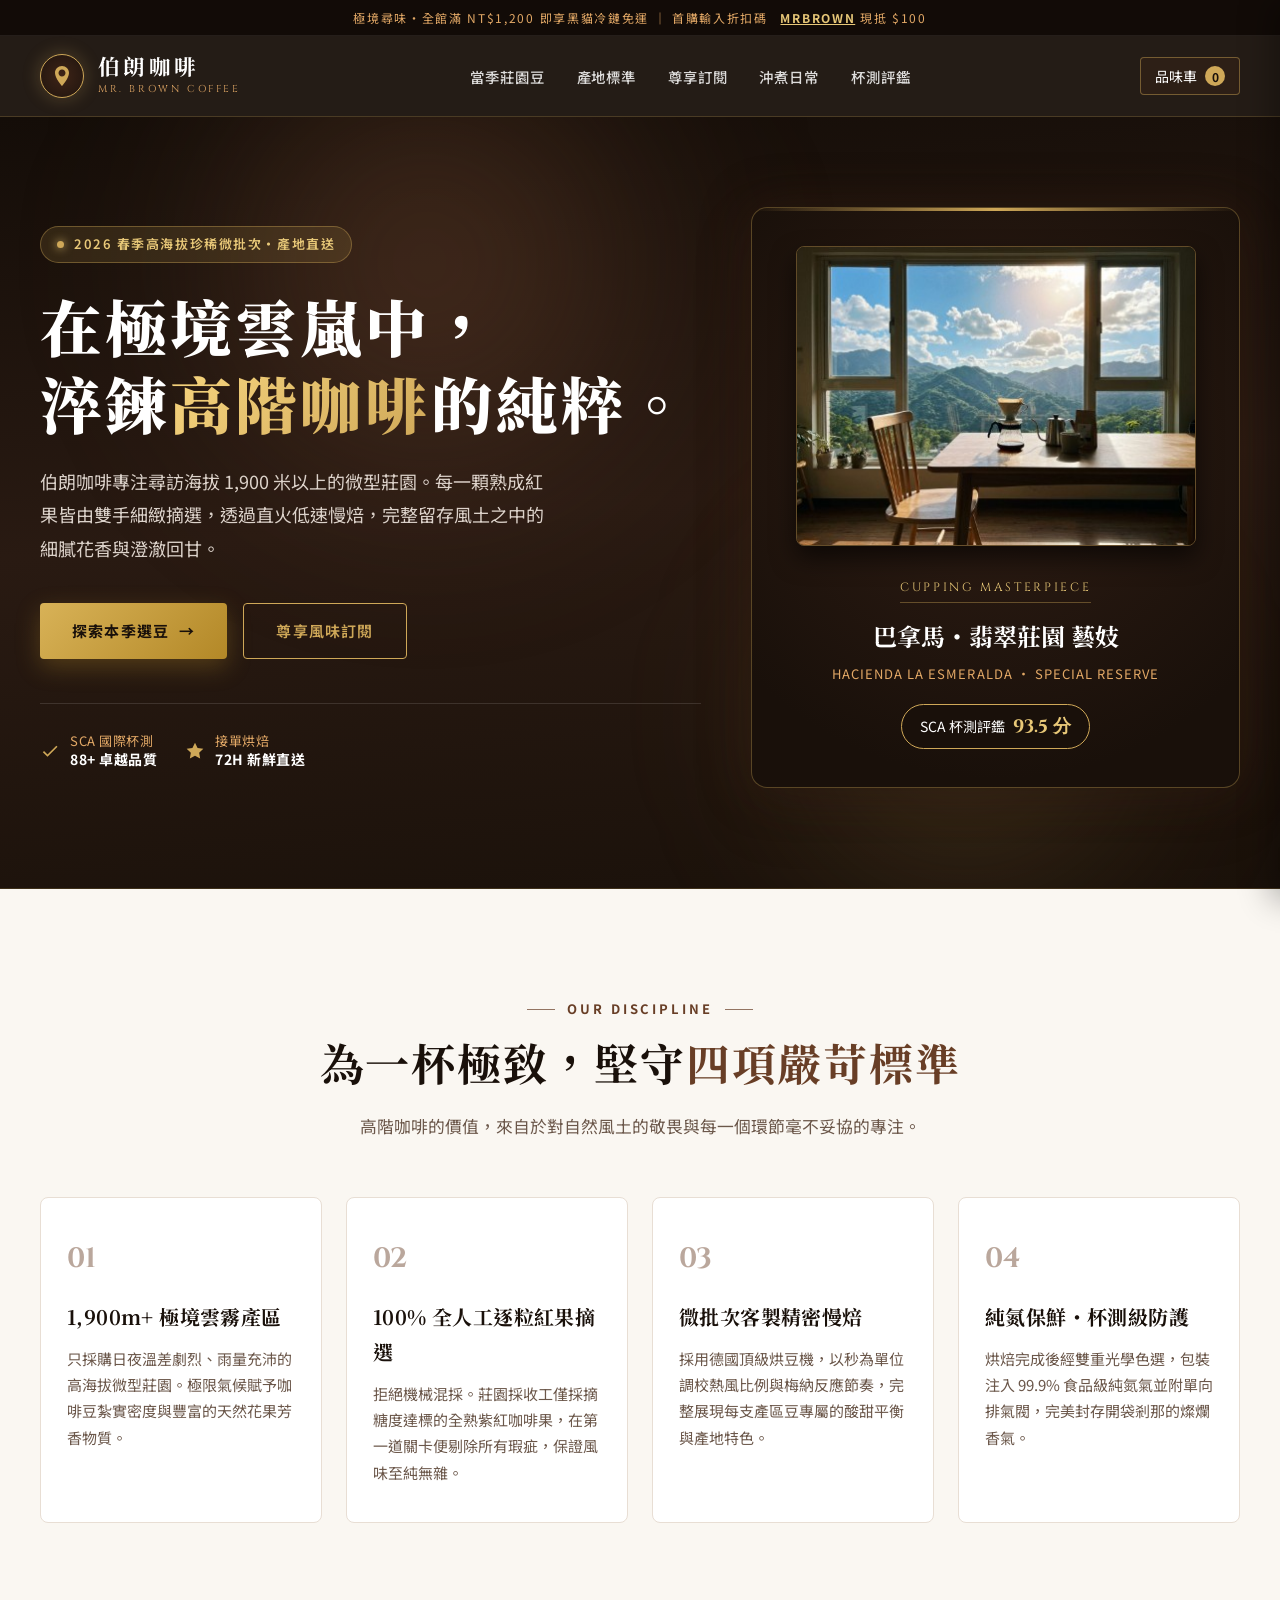
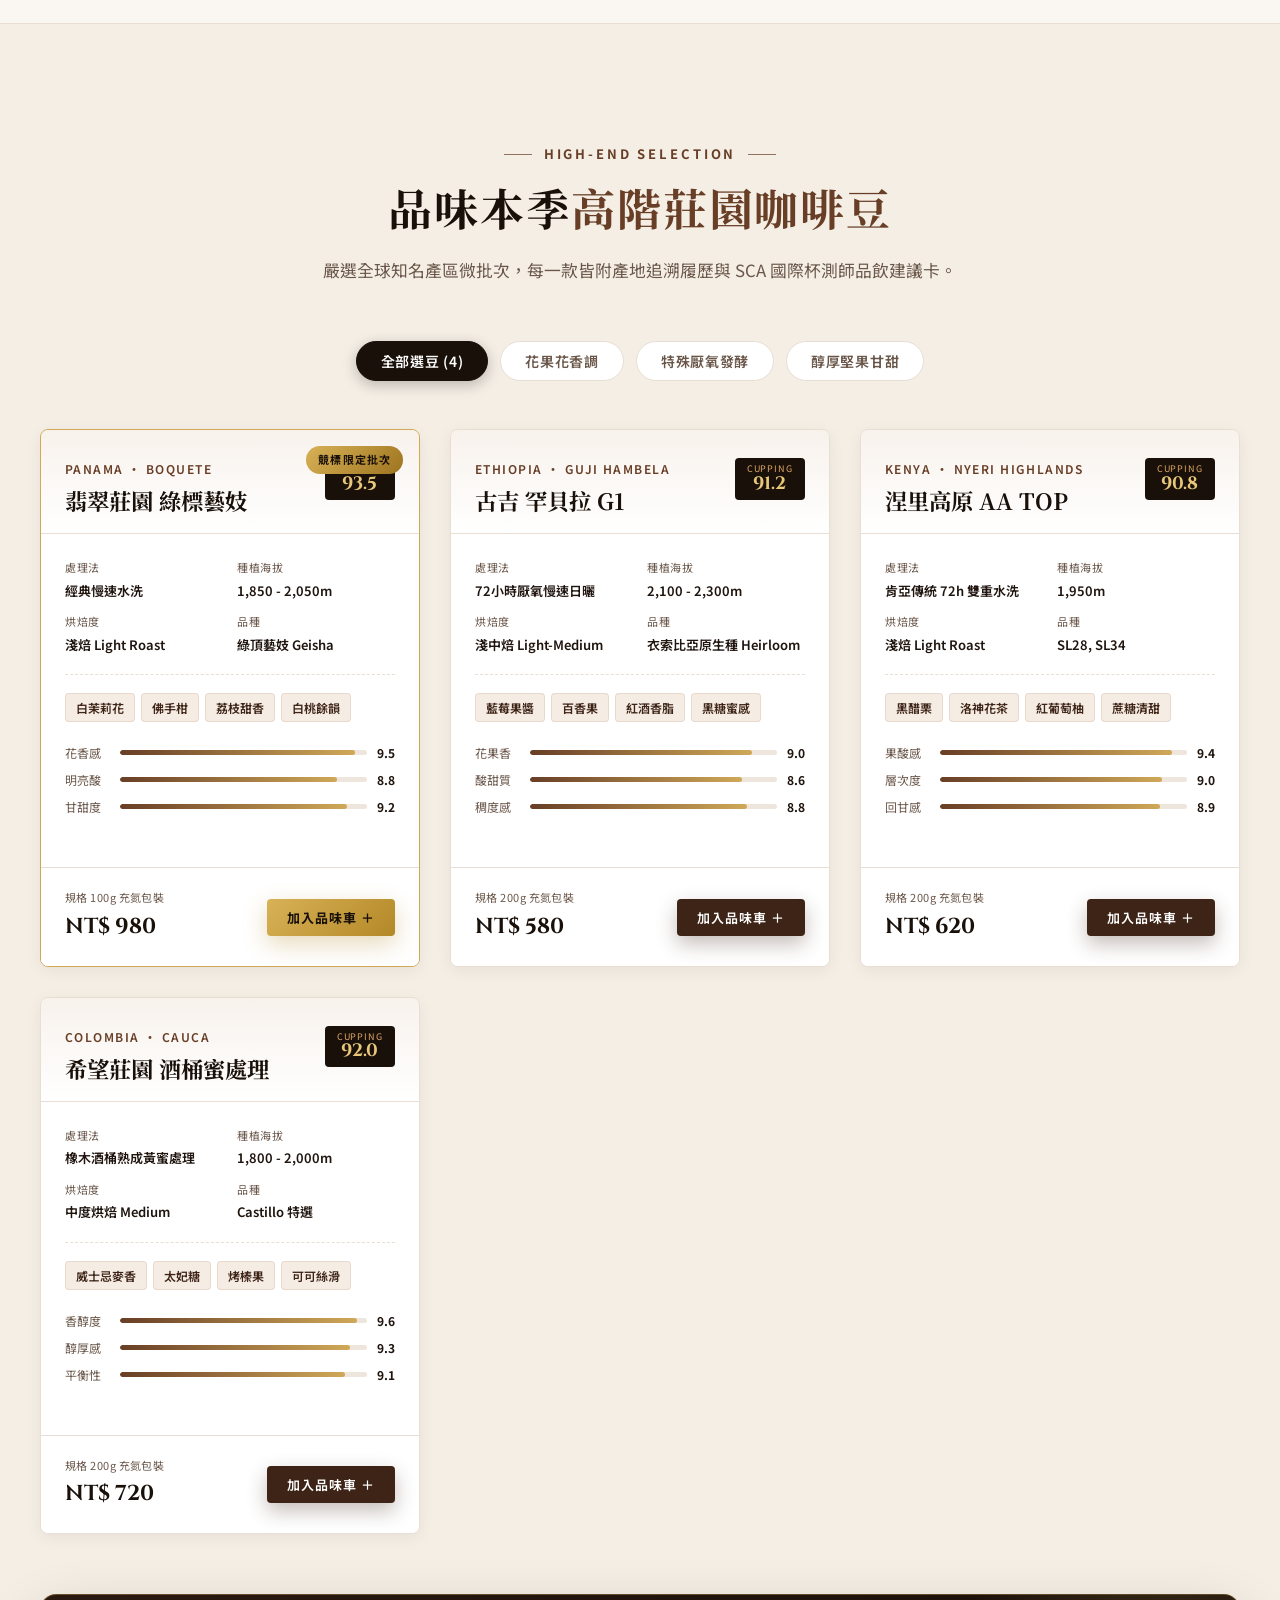
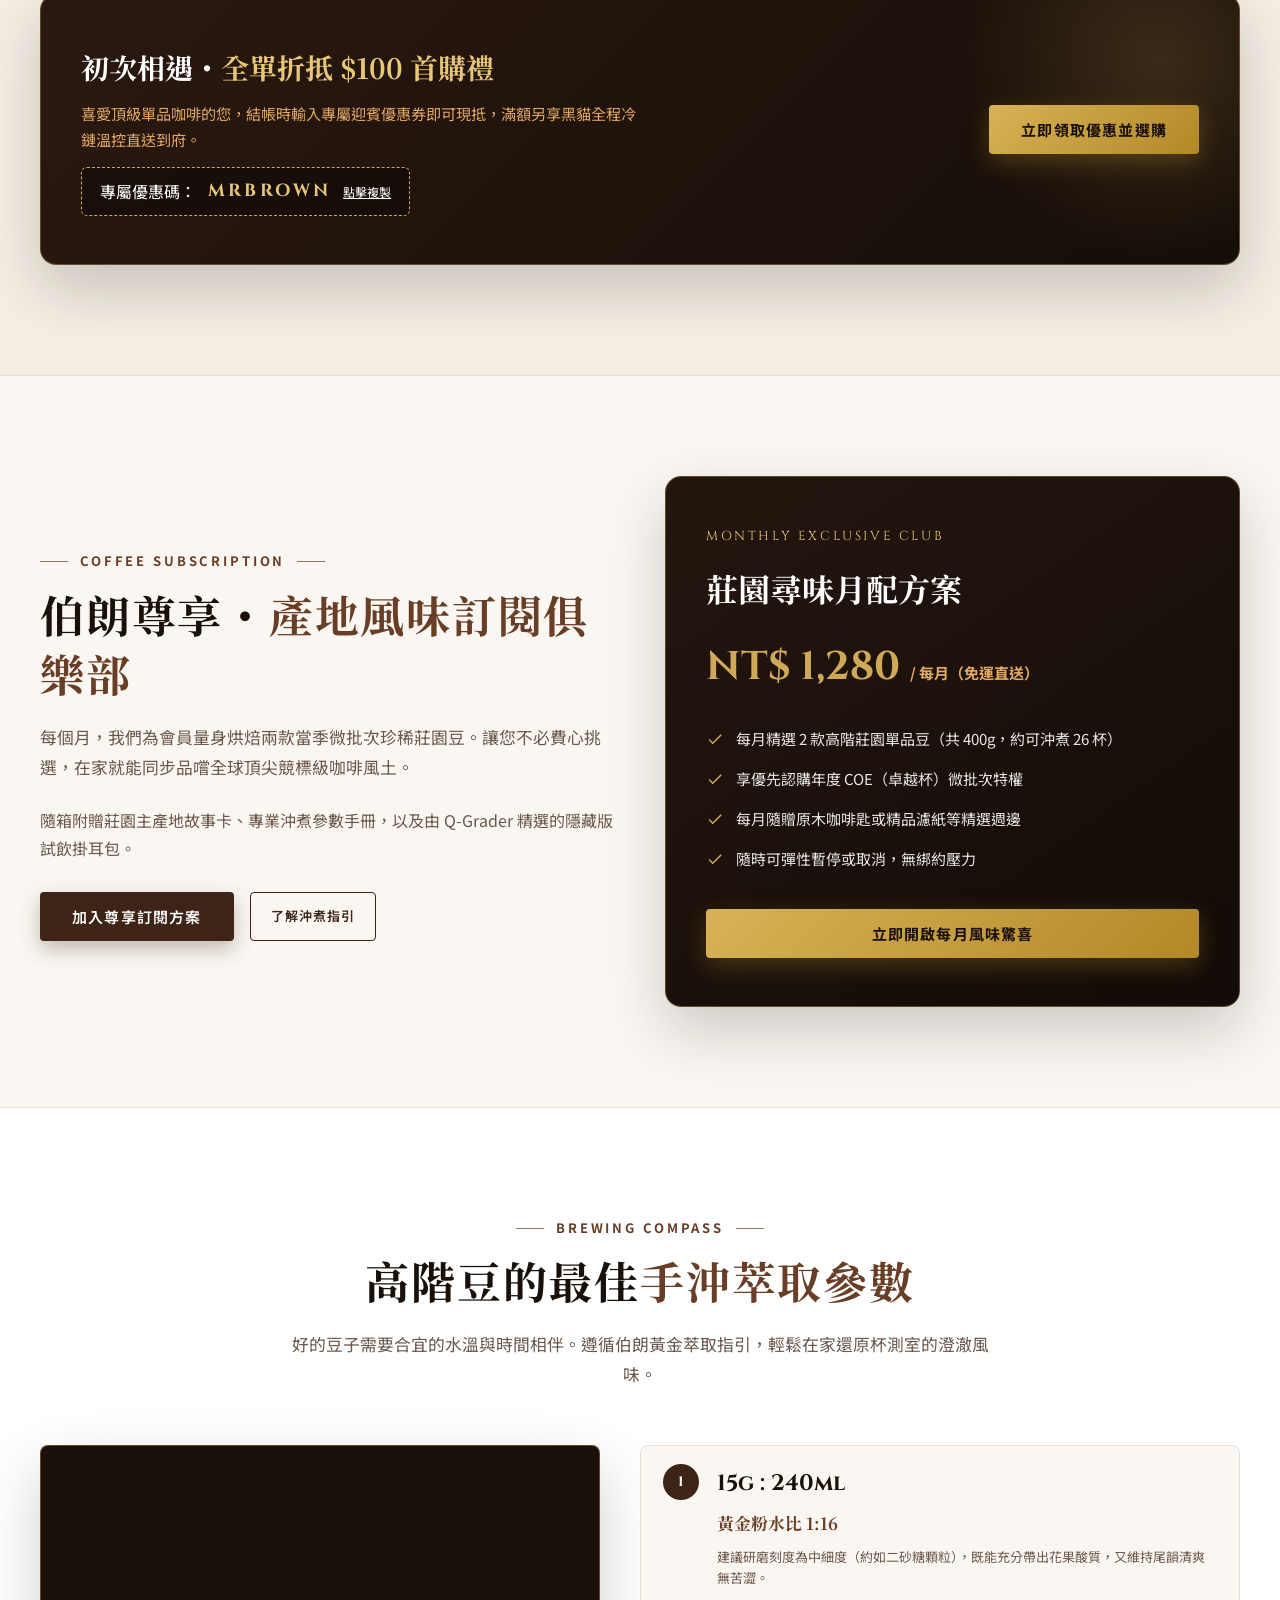
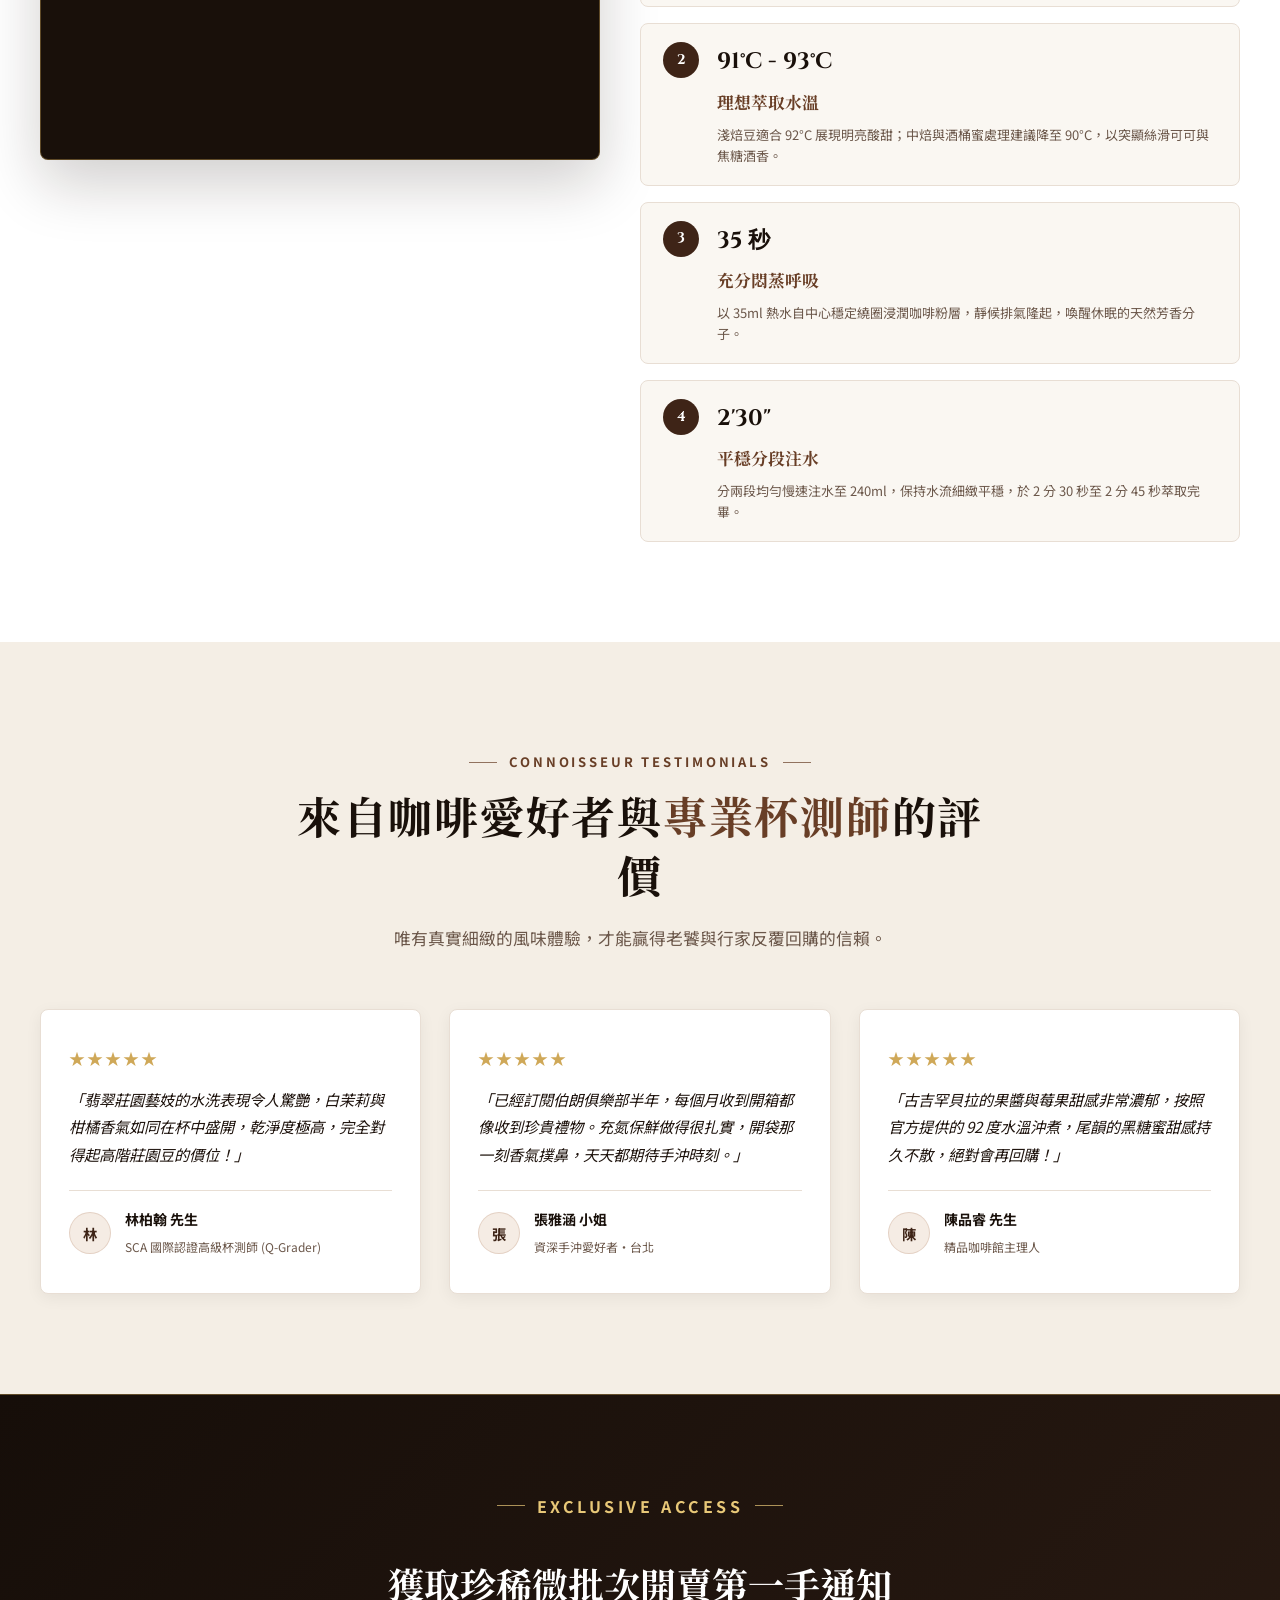
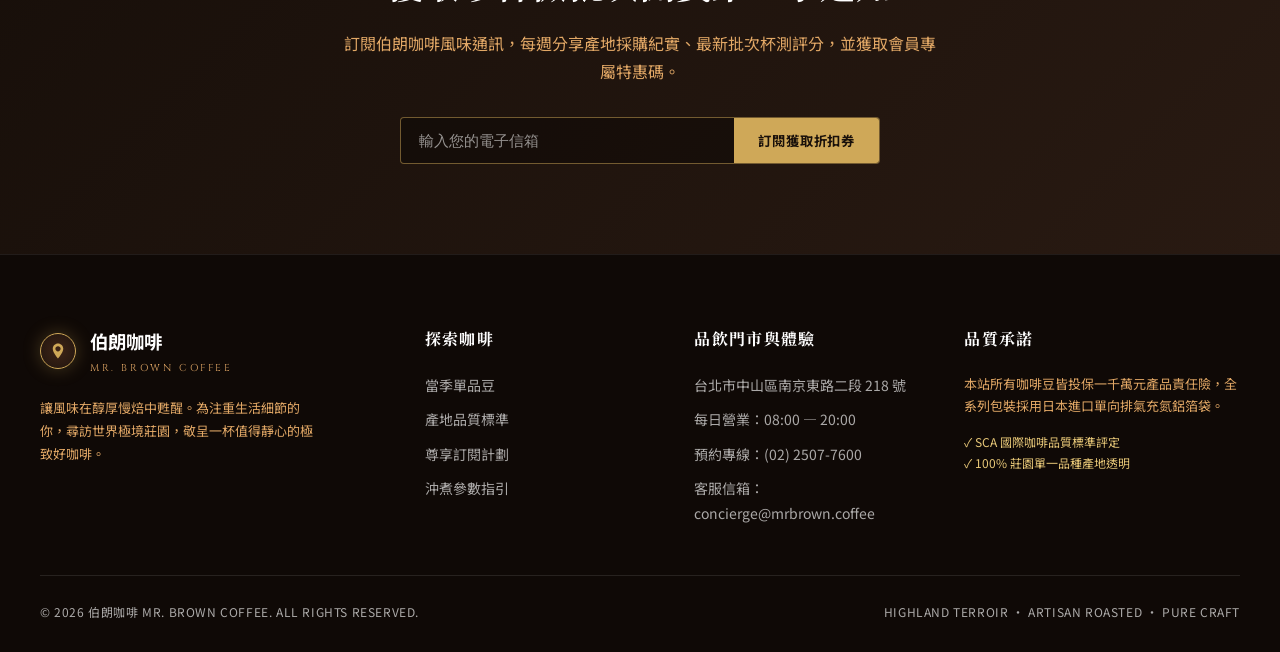
<file: onepage2/index.html>
<!DOCTYPE html>
<html lang="zh-Hant">
<head>
  <meta charset="UTF-8">
  <meta name="viewport" content="width=device-width, initial-scale=1.0">
  <meta name="description" content="伯朗咖啡 MR. BROWN COFFEE — 專為咖啡喜好者嚴選高海拔微批次精品咖啡豆。以職人慢焙與產地純粹，呈現極致杯測風味。">
  <title>伯朗咖啡 MR. BROWN COFFEE｜頂級高階咖啡豆・萃煉極致純粹</title>
  
  <!-- Google Fonts: 襯線典雅與現代無襯線結合，營造高奢高階咖啡品牌質感 -->
  <link rel="preconnect" href="https://fonts.googleapis.com">
  <link rel="preconnect" href="https://fonts.gstatic.com" crossorigin>
  <link href="https://fonts.googleapis.com/css2?family=Cinzel:wght@500;600;700&family=Noto+Sans+TC:wght@300;400;500;600;700&family=Noto+Serif+TC:wght@400;600;700;900&family=Playfair+Display:ital,wght@0,600;0,700;1,600&display=swap" rel="stylesheet">

  <style>
    /* --------------------------------------------------
       伯朗咖啡 品牌色彩與設計 Token (高階咖啡色調品牌識別)
       -------------------------------------------------- */
    :root {
      --espresso-dark: #19100a;   /* 極致濃縮黑褐：頁首、頁尾、深色區塊、主按鈕深色背景 */
      --espresso-deep: #251710;   /* 沉厚深焙啡褐：卡片深色底、強調漸層底 */
      --mocha-rich: #3e2417;      /* 醇黑摩卡棕：主要品牌色、強調標題、重點按鈕 */
      --amber-roast: #683e26;     /* 醇焙琥珀棕：邊框、副標強調、風味度量條 */
      --caramel-warm: #9e6443;    /* 焦糖暖褐：柔和強調、輔助標籤、邊框懸停 */
      --latte-tint: #f5ece4;      /* 拿鐵奶泡極淡棕：風味標籤底色、徽章底色、卡片微光 */
      --crema-glow: #e2a866;      /* 克麗瑪金黃暖光：頂部公告列文字、夜間高光、微光芒 */
      --gold-accent: #cfa858;     /* 典雅香檳金：高階尊榮感、精品認證、星級評價 */
      --gold-light: #e8c878;      /* 香檳金高光：字體高亮、徽章發光效果 */
      --cream-bg: #faf7f2;        /* 溫潤象牙米白：全站背景基底色 */
      --cream-surface: #ffffff;   /* 卡片主體純白 */
      --cream-subtle: #f4eee5;    /* 溫暖羊皮紙米褐：選豆與評價區交替背景 */
      --ink-primary: #1f140e;     /* 深炭焙濃縮褐黑：本文內文第一層主要文字 */
      --ink-muted: #6b574a;       /* 沉靜霧褐：說明文字、規格標籤次要文字 */
      --line-subtle: #e8ded4;     /* 暖褐柔和分隔線 */
      --line-gold: rgba(207, 168, 88, 0.38); /* 香檳金半透明細邊框 */
      --shadow-sm: 0 4px 16px rgba(25, 16, 10, 0.06);
      --shadow-md: 0 14px 38px rgba(25, 16, 10, 0.1);
      --shadow-lg: 0 24px 60px rgba(25, 16, 10, 0.2);
      --radius-sm: 4px;
      --radius-md: 8px;
      --radius-lg: 16px;
      --transition-base: all 0.3s cubic-bezier(0.25, 1, 0.5, 1);
    }

    /* 基礎重置與排版 */
    *, *::before, *::after {
      box-sizing: border-box;
      margin: 0;
      padding: 0;
    }

    html {
      scroll-behavior: smooth;
      font-size: 16px;
    }

    body {
      background-color: var(--cream-bg);
      color: var(--ink-primary);
      font-family: "Noto Sans TC", -apple-system, BlinkMacSystemFont, "Segoe UI", sans-serif;
      font-weight: 400;
      line-height: 1.75;
      -webkit-font-smoothing: antialiased;
      overflow-x: hidden;
    }

    a {
      color: inherit;
      text-decoration: none;
      transition: var(--transition-base);
    }

    button {
      font-family: inherit;
      border: none;
      background: none;
      cursor: pointer;
      transition: var(--transition-base);
    }

    img {
      max-width: 100%;
      height: auto;
      display: block;
    }

    .wrap {
      width: min(1200px, calc(100% - 48px));
      margin: 0 auto;
    }

    /* 字體微調類別 */
    .font-serif {
      font-family: "Noto Serif TC", serif;
    }

    .font-en-display {
      font-family: "Cinzel", "Playfair Display", serif;
      letter-spacing: 0.12em;
    }

    /* 區塊標題模組 */
    .section-header {
      text-align: center;
      max-width: 720px;
      margin: 0 auto 56px;
    }

    .eyebrow {
      display: inline-flex;
      align-items: center;
      gap: 12px;
      color: var(--amber-roast);
      font-size: 0.8125rem;
      font-weight: 700;
      letter-spacing: 0.22em;
      text-transform: uppercase;
      margin-bottom: 12px;
    }

    .eyebrow::before, .eyebrow::after {
      content: "";
      width: 28px;
      height: 1px;
      background: currentColor;
      opacity: 0.7;
    }

    .section-title {
      font-family: "Noto Serif TC", serif;
      font-size: clamp(2rem, 3.8vw, 2.75rem);
      font-weight: 700;
      line-height: 1.35;
      color: var(--espresso-dark);
      letter-spacing: 0.04em;
      margin-bottom: 18px;
    }

    .section-title em {
      font-style: normal;
      color: var(--amber-roast);
      position: relative;
    }

    .section-subtitle {
      color: var(--ink-muted);
      font-size: 1.05rem;
      line-height: 1.8;
    }

    /* 通用按鈕元件 */
    .btn {
      display: inline-flex;
      align-items: center;
      justify-content: center;
      gap: 10px;
      padding: 14px 32px;
      font-size: 0.9375rem;
      font-weight: 600;
      letter-spacing: 0.08em;
      border-radius: var(--radius-sm);
      transition: var(--transition-base);
    }

    .btn-gold {
      background: linear-gradient(135deg, #d8b257 0%, #b38827 100%);
      color: #19100a;
      font-weight: 700;
      box-shadow: 0 8px 24px rgba(179, 136, 39, 0.32);
    }

    .btn-gold:hover {
      background: linear-gradient(135deg, #e5bf65 0%, #c49631 100%);
      transform: translateY(-2px);
      box-shadow: 0 12px 30px rgba(179, 136, 39, 0.45);
    }

    .btn-outline-gold {
      border: 1px solid var(--gold-accent);
      color: var(--gold-accent);
      background: transparent;
    }

    .btn-outline-gold:hover {
      background: rgba(207, 168, 88, 0.15);
      color: #fff;
      border-color: #fff;
      transform: translateY(-2px);
    }

    .btn-coffee {
      background: var(--mocha-rich);
      color: #ffffff;
      box-shadow: 0 8px 20px rgba(62, 36, 23, 0.3);
    }

    .btn-coffee:hover {
      background: #533120;
      transform: translateY(-2px);
      box-shadow: 0 12px 28px rgba(62, 36, 23, 0.42);
    }

    .btn-sm {
      padding: 9px 20px;
      font-size: 0.8125rem;
    }

    /* --------------------------------------------------
       頂部公告列 Announcement Bar
       -------------------------------------------------- */
    .top-bar {
      background-color: #120b07;
      color: var(--crema-glow);
      font-size: 0.75rem;
      letter-spacing: 0.14em;
      padding: 7px 0;
      text-align: center;
      border-bottom: 1px solid rgba(255, 255, 255, 0.08);
    }

    .top-bar strong {
      color: var(--gold-light);
      margin-left: 8px;
      text-decoration: underline;
      cursor: pointer;
    }

    /* --------------------------------------------------
       導覽列 Navigation Bar
       -------------------------------------------------- */
    .site-header {
      position: sticky;
      top: 0;
      z-index: 1000;
      background: rgba(25, 16, 10, 0.95);
      backdrop-filter: blur(12px);
      border-bottom: 1px solid rgba(207, 168, 88, 0.22);
      color: #ffffff;
      transition: var(--transition-base);
    }

    .nav-container {
      display: flex;
      align-items: center;
      justify-content: space-between;
      height: 80px;
    }

    .brand-logo {
      display: flex;
      align-items: center;
      gap: 14px;
    }

    .brand-crest {
      width: 44px;
      height: 44px;
      border: 1.5px solid var(--gold-accent);
      border-radius: 50%;
      display: grid;
      place-items: center;
      background: radial-gradient(circle, #3e2417 0%, #1f140e 100%);
      box-shadow: 0 0 18px rgba(207, 168, 88, 0.28);
    }

    .brand-crest svg {
      width: 24px;
      height: 24px;
      fill: var(--gold-accent);
    }

    .brand-text h1 {
      font-family: "Noto Serif TC", serif;
      font-size: 1.35rem;
      font-weight: 700;
      letter-spacing: 0.16em;
      line-height: 1.1;
      color: #ffffff;
    }

    .brand-text span {
      display: block;
      font-family: "Cinzel", serif;
      font-size: 0.625rem;
      letter-spacing: 0.26em;
      color: var(--crema-glow);
      margin-top: 3px;
    }

    .nav-menu {
      display: flex;
      align-items: center;
      gap: 32px;
      list-style: none;
    }

    .nav-menu a {
      font-size: 0.9rem;
      font-weight: 500;
      letter-spacing: 0.06em;
      color: rgba(255, 255, 255, 0.85);
      position: relative;
      padding: 6px 0;
    }

    .nav-menu a:hover {
      color: var(--gold-light);
    }

    .nav-menu a::after {
      content: "";
      position: absolute;
      bottom: 0;
      left: 0;
      width: 0;
      height: 1.5px;
      background: var(--gold-accent);
      transition: width 0.3s ease;
    }

    .nav-menu a:hover::after {
      width: 100%;
    }

    .nav-actions {
      display: flex;
      align-items: center;
      gap: 16px;
    }

    .cart-trigger {
      position: relative;
      display: flex;
      align-items: center;
      gap: 8px;
      padding: 8px 14px;
      border: 1px solid rgba(207, 168, 88, 0.45);
      border-radius: var(--radius-sm);
      color: #ffffff;
      font-size: 0.875rem;
      background: rgba(62, 36, 23, 0.4);
    }

    .cart-trigger:hover {
      background: rgba(207, 168, 88, 0.2);
      border-color: var(--gold-accent);
    }

    .cart-badge {
      display: inline-grid;
      place-items: center;
      min-width: 20px;
      height: 20px;
      padding: 0 5px;
      border-radius: 10px;
      background: var(--gold-accent);
      color: #19100a;
      font-size: 0.75rem;
      font-weight: 700;
    }

    .mobile-toggle {
      display: none;
      font-size: 1.5rem;
      color: #ffffff;
      padding: 8px;
    }

    /* --------------------------------------------------
       Hero 旗艦主視覺區 (高階莊園與職人慢焙結合)
       -------------------------------------------------- */
    .hero-section {
      position: relative;
      background: linear-gradient(175deg, #140d08 0%, #291a12 50%, #1a110a 100%);
      color: #ffffff;
      overflow: hidden;
      padding: 90px 0 100px;
      border-bottom: 1px solid rgba(207, 168, 88, 0.22);
    }

    /* 背景環境光與雲霧琥珀光暈 */
    .hero-section::before {
      content: "";
      position: absolute;
      top: -20%;
      left: 10%;
      width: 600px;
      height: 600px;
      background: radial-gradient(circle, rgba(158, 100, 67, 0.35) 0%, transparent 70%);
      filter: blur(80px);
      pointer-events: none;
    }

    .hero-section::after {
      content: "";
      position: absolute;
      bottom: -10%;
      right: 5%;
      width: 500px;
      height: 500px;
      background: radial-gradient(circle, rgba(207, 168, 88, 0.22) 0%, transparent 70%);
      filter: blur(70px);
      pointer-events: none;
    }

    .hero-grid {
      position: relative;
      z-index: 2;
      display: grid;
      grid-template-columns: 1.15fr 0.85fr;
      gap: 50px;
      align-items: center;
    }

    .hero-badge {
      display: inline-flex;
      align-items: center;
      gap: 10px;
      background: rgba(207, 168, 88, 0.14);
      border: 1px solid var(--line-gold);
      padding: 6px 16px;
      border-radius: 30px;
      color: var(--gold-light);
      font-size: 0.8125rem;
      font-weight: 600;
      letter-spacing: 0.12em;
      margin-bottom: 24px;
    }

    .hero-badge-dot {
      width: 7px;
      height: 7px;
      border-radius: 50%;
      background: var(--gold-accent);
      box-shadow: 0 0 10px var(--gold-light);
      animation: pulseGlow 2s infinite ease-in-out;
    }

    @keyframes pulseGlow {
      0%, 100% { opacity: 0.6; transform: scale(0.9); }
      50% { opacity: 1; transform: scale(1.2); }
    }

    .hero-title {
      font-family: "Noto Serif TC", serif;
      font-size: clamp(2.5rem, 5vw, 3.85rem);
      font-weight: 900;
      line-height: 1.25;
      letter-spacing: 0.05em;
      margin-bottom: 24px;
    }

    .hero-title span.gold-highlight {
      background: linear-gradient(135deg, #f7d57f 0%, #cfa858 100%);
      -webkit-background-clip: text;
      -webkit-text-fill-color: transparent;
      display: inline-block;
    }

    .hero-desc {
      color: rgba(245, 236, 228, 0.88);
      font-size: 1.125rem;
      line-height: 1.85;
      max-width: 520px;
      margin-bottom: 38px;
    }

    .hero-cta-group {
      display: flex;
      flex-wrap: wrap;
      gap: 16px;
      margin-bottom: 44px;
    }

    .hero-trust {
      display: flex;
      align-items: center;
      gap: 28px;
      padding-top: 28px;
      border-top: 1px solid rgba(255, 255, 255, 0.12);
    }

    .trust-item {
      display: flex;
      align-items: center;
      gap: 10px;
    }

    .trust-item svg {
      width: 20px;
      height: 20px;
      fill: var(--gold-accent);
      flex-shrink: 0;
    }

    .trust-item span {
      font-size: 0.8125rem;
      color: var(--crema-glow);
      line-height: 1.35;
      letter-spacing: 0.04em;
    }

    .trust-item strong {
      display: block;
      color: #ffffff;
      font-size: 0.875rem;
    }

    /* 頂級視覺卡片 (內含 hero.jpg 主視覺圖片) */
    .hero-visual-card {
      position: relative;
      background: radial-gradient(circle at 50% 40%, #2f1d14 0%, #19100a 80%);
      border: 1px solid rgba(207, 168, 88, 0.35);
      border-radius: var(--radius-lg);
      padding: 38px 30px;
      box-shadow: var(--shadow-lg), 0 0 50px rgba(62, 36, 23, 0.45);
      text-align: center;
      overflow: hidden;
    }

    .hero-visual-card::before {
      content: "";
      position: absolute;
      top: 0;
      left: 0;
      right: 0;
      height: 3px;
      background: linear-gradient(90deg, transparent, var(--gold-accent), transparent);
    }

    .hero-image {
      display: block;
      width: 400px;
      max-width: 100%;
      height: auto;
      aspect-ratio: 4 / 3;
      object-fit: cover;
      margin: 0 auto 24px;
      border: 1px solid var(--line-gold);
      border-radius: var(--radius-md);
      box-shadow: 0 12px 25px rgba(0, 0, 0, 0.6);
    }

    .card-award-tag {
      display: inline-block;
      font-family: "Cinzel", serif;
      font-size: 0.75rem;
      letter-spacing: 0.22em;
      color: var(--gold-light);
      border-bottom: 1px solid var(--line-gold);
      padding-bottom: 4px;
      margin-bottom: 12px;
    }

    .card-bean-name {
      font-family: "Noto Serif TC", serif;
      font-size: 1.5rem;
      font-weight: 700;
      color: #ffffff;
      margin-bottom: 6px;
    }

    .card-bean-origin {
      font-size: 0.8125rem;
      color: var(--crema-glow);
      margin-bottom: 18px;
      letter-spacing: 0.08em;
    }

    .cupping-score-pill {
      display: inline-flex;
      align-items: center;
      gap: 8px;
      background: rgba(25, 16, 10, 0.85);
      border: 1px solid var(--gold-accent);
      border-radius: 30px;
      padding: 6px 18px;
      font-size: 0.875rem;
      color: #ffffff;
    }

    .cupping-score-pill b {
      color: var(--gold-light);
      font-size: 1.125rem;
      font-family: "Cinzel", serif;
    }

    /* --------------------------------------------------
       品牌哲學與高階四大標準 (The 4 Pillars of Excellence)
       -------------------------------------------------- */
    .philosophy-section {
      padding: 100px 0;
      background: var(--cream-bg);
    }

    .pillars-grid {
      display: grid;
      grid-template-columns: repeat(4, 1fr);
      gap: 24px;
    }

    .pillar-card {
      background: var(--cream-surface);
      border: 1px solid var(--line-subtle);
      border-radius: var(--radius-md);
      padding: 36px 26px;
      transition: var(--transition-base);
      position: relative;
      display: flex;
      flex-direction: column;
    }

    .pillar-card:hover {
      transform: translateY(-6px);
      box-shadow: var(--shadow-md);
      border-color: var(--caramel-warm);
    }

    .pillar-num {
      font-family: "Cinzel", serif;
      font-size: 1.75rem;
      font-weight: 700;
      color: var(--amber-roast);
      opacity: 0.45;
      margin-bottom: 16px;
    }

    .pillar-title {
      font-family: "Noto Serif TC", serif;
      font-size: 1.25rem;
      font-weight: 700;
      color: var(--espresso-dark);
      margin-bottom: 12px;
      letter-spacing: 0.02em;
    }

    .pillar-text {
      color: var(--ink-muted);
      font-size: 0.9375rem;
      line-height: 1.75;
    }

    /* --------------------------------------------------
       核心商品區：高階單品咖啡豆展示 (Seasonal Selection)
       -------------------------------------------------- */
    .beans-section {
      padding: 110px 0;
      background: var(--cream-subtle);
      border-top: 1px solid var(--line-subtle);
      border-bottom: 1px solid var(--line-subtle);
    }

    /* 風味篩選標籤 Tab */
    .filter-tabs {
      display: flex;
      justify-content: center;
      gap: 12px;
      margin-bottom: 48px;
      flex-wrap: wrap;
    }

    .tab-btn {
      padding: 9px 24px;
      border-radius: 30px;
      font-size: 0.875rem;
      font-weight: 600;
      letter-spacing: 0.05em;
      background: var(--cream-surface);
      border: 1px solid var(--line-subtle);
      color: var(--ink-muted);
    }

    .tab-btn:hover {
      border-color: var(--amber-roast);
      color: var(--espresso-dark);
    }

    .tab-btn.active {
      background: var(--espresso-dark);
      color: #ffffff;
      border-color: var(--espresso-dark);
      box-shadow: 0 4px 14px rgba(25, 16, 10, 0.25);
    }

    .beans-grid {
      display: grid;
      grid-template-columns: repeat(3, 1fr);
      gap: 30px;
    }

    .bean-card {
      background: var(--cream-surface);
      border: 1px solid var(--line-subtle);
      border-radius: var(--radius-md);
      overflow: hidden;
      box-shadow: var(--shadow-sm);
      display: flex;
      flex-direction: column;
      transition: var(--transition-base);
      position: relative;
    }

    .bean-card:hover {
      transform: translateY(-8px);
      box-shadow: var(--shadow-lg);
      border-color: var(--amber-roast);
    }

    .bean-card.featured-card {
      border: 1.5px solid var(--gold-accent);
      position: relative;
    }

    .featured-ribbon {
      position: absolute;
      top: 16px;
      right: 16px;
      z-index: 5;
      background: linear-gradient(135deg, #d8b257, #9e741f);
      color: #19100a;
      font-size: 0.6875rem;
      font-weight: 700;
      letter-spacing: 0.1em;
      padding: 4px 12px;
      border-radius: 20px;
      text-transform: uppercase;
    }

    .bean-header {
      padding: 28px 24px 18px;
      background: linear-gradient(180deg, rgba(245, 236, 228, 0.7) 0%, transparent 100%);
      border-bottom: 1px solid var(--line-subtle);
      display: flex;
      justify-content: space-between;
      align-items: flex-start;
    }

    .bean-meta-top {
      font-size: 0.75rem;
      letter-spacing: 0.12em;
      color: var(--amber-roast);
      font-weight: 600;
      text-transform: uppercase;
      margin-bottom: 6px;
    }

    .bean-title {
      font-family: "Noto Serif TC", serif;
      font-size: 1.4rem;
      font-weight: 700;
      color: var(--espresso-dark);
      line-height: 1.35;
    }

    .sca-score {
      background: var(--espresso-dark);
      color: var(--gold-light);
      padding: 6px 12px;
      border-radius: var(--radius-sm);
      text-align: center;
      line-height: 1.1;
      flex-shrink: 0;
    }

    .sca-score small {
      display: block;
      font-size: 0.5625rem;
      letter-spacing: 0.1em;
      color: var(--crema-glow);
    }

    .sca-score strong {
      font-family: "Cinzel", serif;
      font-size: 1.125rem;
      font-weight: 700;
    }

    .bean-body {
      padding: 24px;
      flex: 1;
      display: flex;
      flex-direction: column;
    }

    /* 產地與處理參數清單 */
    .specs-list {
      display: grid;
      grid-template-columns: 1fr 1fr;
      gap: 10px 14px;
      padding-bottom: 18px;
      margin-bottom: 18px;
      border-bottom: 1px dashed var(--line-subtle);
      font-size: 0.8125rem;
    }

    .spec-item {
      display: flex;
      flex-direction: column;
    }

    .spec-item span {
      color: var(--ink-muted);
      font-size: 0.6875rem;
      letter-spacing: 0.05em;
    }

    .spec-item b {
      color: var(--ink-primary);
      font-weight: 600;
      margin-top: 2px;
    }

    /* 風味筆記標籤 */
    .flavor-tag-container {
      display: flex;
      flex-wrap: wrap;
      gap: 6px;
      margin-bottom: 20px;
    }

    .flavor-tag {
      background: var(--latte-tint);
      color: var(--mocha-rich);
      font-size: 0.75rem;
      font-weight: 600;
      padding: 3px 10px;
      border-radius: 4px;
      border: 1px solid rgba(158, 100, 67, 0.15);
    }

    /* 風味雷達描述條 */
    .flavor-meters {
      margin-bottom: 20px;
    }

    .meter-row {
      display: flex;
      align-items: center;
      justify-content: space-between;
      font-size: 0.75rem;
      margin-bottom: 6px;
    }

    .meter-row span {
      color: var(--ink-muted);
      width: 45px;
    }

    .meter-bar {
      flex: 1;
      height: 5px;
      background: #eee5dc;
      border-radius: 3px;
      margin: 0 10px;
      overflow: hidden;
    }

    .meter-fill {
      height: 100%;
      background: linear-gradient(90deg, var(--amber-roast), var(--gold-accent));
      border-radius: 3px;
    }

    .bean-footer {
      padding: 20px 24px;
      background: #ffffff;
      border-top: 1px solid var(--line-subtle);
      display: flex;
      align-items: center;
      justify-content: space-between;
    }

    .price-box {
      display: flex;
      flex-direction: column;
    }

    .price-sub {
      font-size: 0.6875rem;
      color: var(--ink-muted);
      letter-spacing: 0.04em;
    }

    .price-amount {
      font-family: "Cinzel", "Noto Serif TC", serif;
      font-size: 1.35rem;
      font-weight: 700;
      color: var(--espresso-dark);
    }

    /* --------------------------------------------------
       促銷刺激區：首購禮包與滿額免運優惠 (Sales Incentive)
       -------------------------------------------------- */
    .promo-banner {
      background: linear-gradient(135deg, #2a1910 0%, #150d08 100%);
      color: #ffffff;
      border-radius: var(--radius-lg);
      padding: 48px 40px;
      margin: 60px auto 0;
      position: relative;
      overflow: hidden;
      border: 1px solid var(--line-gold);
      box-shadow: var(--shadow-lg);
    }

    .promo-banner::before {
      content: "";
      position: absolute;
      top: -50%;
      right: -10%;
      width: 400px;
      height: 400px;
      background: radial-gradient(circle, rgba(207, 168, 88, 0.18) 0%, transparent 70%);
      pointer-events: none;
    }

    .promo-flex {
      position: relative;
      z-index: 2;
      display: flex;
      align-items: center;
      justify-content: space-between;
      gap: 30px;
      flex-wrap: wrap;
    }

    .promo-content h3 {
      font-family: "Noto Serif TC", serif;
      font-size: 1.75rem;
      color: #ffffff;
      margin-bottom: 8px;
    }

    .promo-content h3 span {
      color: var(--gold-light);
    }

    .promo-content p {
      color: var(--crema-glow);
      font-size: 0.95rem;
      max-width: 560px;
    }

    .coupon-pill {
      display: inline-flex;
      align-items: center;
      gap: 12px;
      background: rgba(0, 0, 0, 0.35);
      border: 1px dashed var(--gold-accent);
      padding: 8px 18px;
      border-radius: 6px;
      margin-top: 14px;
    }

    .coupon-code {
      font-family: "Cinzel", monospace;
      font-weight: 700;
      color: var(--gold-light);
      letter-spacing: 0.18em;
      font-size: 1.1rem;
    }

    .copy-coupon-btn {
      color: #ffffff;
      font-size: 0.75rem;
      text-decoration: underline;
      cursor: pointer;
    }

    /* --------------------------------------------------
       訂閱會員計劃 (Coffee Club Subscription)
       -------------------------------------------------- */
    .club-section {
      padding: 100px 0;
      background: var(--cream-bg);
    }

    .club-grid {
      display: grid;
      grid-template-columns: 1fr 1fr;
      gap: 50px;
      align-items: center;
    }

    .club-card-box {
      background: linear-gradient(145deg, #24160f 0%, #120b07 100%);
      border: 1px solid var(--line-gold);
      border-radius: var(--radius-lg);
      padding: 48px 40px;
      color: #ffffff;
      box-shadow: var(--shadow-lg);
      position: relative;
    }

    .club-badge {
      font-family: "Cinzel", serif;
      color: var(--gold-light);
      font-size: 0.8125rem;
      letter-spacing: 0.2em;
      text-transform: uppercase;
      display: block;
      margin-bottom: 12px;
    }

    .club-title {
      font-family: "Noto Serif TC", serif;
      font-size: 2rem;
      font-weight: 700;
      margin-bottom: 16px;
      color: #ffffff;
    }

    .club-price {
      font-family: "Cinzel", serif;
      font-size: 2.5rem;
      color: var(--gold-accent);
      font-weight: 700;
      margin-bottom: 24px;
    }

    .club-price small {
      font-size: 0.9375rem;
      color: var(--crema-glow);
      font-family: "Noto Sans TC", sans-serif;
    }

    .club-benefits {
      list-style: none;
      margin-bottom: 36px;
      display: flex;
      flex-direction: column;
      gap: 14px;
    }

    .club-benefits li {
      display: flex;
      align-items: center;
      gap: 12px;
      font-size: 0.9375rem;
      color: rgba(255, 255, 255, 0.9);
    }

    .club-benefits li svg {
      width: 18px;
      height: 18px;
      fill: var(--gold-accent);
      flex-shrink: 0;
    }

    /* --------------------------------------------------
       職人手沖萃取參數指南 (Brewing Guide)
       -------------------------------------------------- */
    .brew-guide-section {
      padding: 100px 0;
      background: var(--cream-surface);
      border-top: 1px solid var(--line-subtle);
    }

    .guide-layout {
      display: grid;
      grid-template-columns: 560px 1fr;
      gap: 40px;
      align-items: start;
    }

    .guide-video {
      display: block;
      width: 560px;
      height: 315px;
      max-width: 100%;
      border: 1px solid var(--line-gold);
      border-radius: var(--radius-md);
      box-shadow: var(--shadow-lg);
      background: var(--espresso-dark);
    }

    .guide-steps-grid {
      display: grid;
      grid-template-columns: 1fr;
      gap: 16px;
    }

    .step-card {
      background: var(--cream-bg);
      border: 1px solid var(--line-subtle);
      border-radius: var(--radius-md);
      padding: 18px 22px;
      position: relative;
      display: grid;
      grid-template-columns: 36px 1fr;
      column-gap: 18px;
      align-items: start;
    }

    .step-card .step-badge {
      grid-row: span 3;
      margin: 0;
    }

    .step-badge {
      width: 36px;
      height: 36px;
      border-radius: 50%;
      background: var(--mocha-rich);
      color: #ffffff;
      font-family: "Cinzel", serif;
      font-weight: 700;
      display: grid;
      place-items: center;
      margin: 0 auto 16px;
      font-size: 0.875rem;
    }

    .step-metric {
      font-family: "Cinzel", serif;
      font-size: 1.4rem;
      font-weight: 700;
      color: var(--espresso-dark);
      margin-bottom: 6px;
    }

    .step-name {
      font-family: "Noto Serif TC", serif;
      font-size: 1.05rem;
      font-weight: 700;
      color: var(--amber-roast);
      margin-bottom: 8px;
    }

    .step-desc {
      color: var(--ink-muted);
      font-size: 0.8125rem;
      line-height: 1.6;
    }

    /* --------------------------------------------------
       顧客推薦與杯測師評價 (Testimonials)
       -------------------------------------------------- */
    .review-section {
      padding: 100px 0;
      background: var(--cream-subtle);
    }

    .reviews-grid {
      display: grid;
      grid-template-columns: repeat(3, 1fr);
      gap: 28px;
    }

    .review-card {
      background: var(--cream-surface);
      border: 1px solid var(--line-subtle);
      border-radius: var(--radius-md);
      padding: 34px 28px;
      box-shadow: var(--shadow-sm);
      display: flex;
      flex-direction: column;
      justify-content: space-between;
    }

    .review-stars {
      color: var(--gold-accent);
      margin-bottom: 14px;
      font-size: 1rem;
      letter-spacing: 2px;
    }

    .review-quote {
      font-size: 0.95rem;
      line-height: 1.8;
      color: var(--ink-primary);
      margin-bottom: 22px;
      font-style: italic;
    }

    .reviewer-meta {
      display: flex;
      align-items: center;
      gap: 14px;
      padding-top: 16px;
      border-top: 1px solid var(--line-subtle);
    }

    .reviewer-avatar {
      width: 42px;
      height: 42px;
      border-radius: 50%;
      background: var(--latte-tint);
      color: var(--mocha-rich);
      display: grid;
      place-items: center;
      font-weight: 700;
      font-size: 0.9rem;
      border: 1px solid rgba(158, 100, 67, 0.2);
    }

    .reviewer-info strong {
      display: block;
      font-size: 0.875rem;
      color: var(--espresso-dark);
    }

    .reviewer-info span {
      font-size: 0.75rem;
      color: var(--ink-muted);
    }

    /* --------------------------------------------------
       電子報訂閱區塊 (Newsletter & Purchase Intent)
       -------------------------------------------------- */
    .newsletter-section {
      padding: 90px 0;
      background: linear-gradient(135deg, #160e09 0%, #291a12 100%);
      color: #ffffff;
      text-align: center;
      border-top: 1px solid var(--line-gold);
    }

    .newsletter-box {
      max-width: 600px;
      margin: 0 auto;
    }

    .newsletter-box .eyebrow {
      color: var(--gold-light);
    }

    .newsletter-box h2 {
      font-family: "Noto Serif TC", serif;
      font-size: 2.25rem;
      margin-bottom: 14px;
      color: #ffffff;
    }

    .newsletter-box p {
      color: var(--crema-glow);
      margin-bottom: 32px;
      font-size: 1rem;
    }

    .newsletter-form {
      display: flex;
      max-width: 480px;
      margin: 0 auto;
      border: 1px solid rgba(207, 168, 88, 0.5);
      border-radius: var(--radius-sm);
      overflow: hidden;
      background: rgba(0, 0, 0, 0.3);
    }

    .newsletter-form input {
      flex: 1;
      padding: 14px 18px;
      border: none;
      background: transparent;
      color: #ffffff;
      font-size: 0.9375rem;
      outline: none;
    }

    .newsletter-form input::placeholder {
      color: rgba(255, 255, 255, 0.55);
    }

    .newsletter-form button {
      padding: 0 24px;
      background: var(--gold-accent);
      color: #19100a;
      font-weight: 700;
      letter-spacing: 0.06em;
      white-space: nowrap;
    }

    .newsletter-form button:hover {
      background: var(--gold-light);
    }

    /* --------------------------------------------------
       頁尾 Footer
       -------------------------------------------------- */
    .site-footer {
      background: #0f0906;
      color: rgba(255, 255, 255, 0.65);
      font-size: 0.875rem;
      padding: 70px 0 30px;
      border-top: 1px solid rgba(255, 255, 255, 0.08);
    }

    .footer-grid {
      display: grid;
      grid-template-columns: 1.5fr 1fr 1fr 1.2fr;
      gap: 40px;
      padding-bottom: 50px;
      border-bottom: 1px solid rgba(255, 255, 255, 0.1);
    }

    .footer-col h4 {
      color: #ffffff;
      font-family: "Noto Serif TC", serif;
      font-size: 1rem;
      margin-bottom: 20px;
      letter-spacing: 0.08em;
    }

    .footer-links {
      list-style: none;
      display: flex;
      flex-direction: column;
      gap: 10px;
    }

    .footer-links a:hover {
      color: var(--gold-light);
    }

    .footer-bottom {
      display: flex;
      justify-content: space-between;
      align-items: center;
      padding-top: 25px;
      font-size: 0.75rem;
      letter-spacing: 0.05em;
    }

    /* --------------------------------------------------
       購物車側邊抽屜 (Cart Drawer Modal)
       -------------------------------------------------- */
    .cart-drawer-overlay {
      position: fixed;
      inset: 0;
      background: rgba(0, 0, 0, 0.68);
      z-index: 2000;
      opacity: 0;
      pointer-events: none;
      transition: opacity 0.3s ease;
      backdrop-filter: blur(4px);
    }

    .cart-drawer-overlay.active {
      opacity: 1;
      pointer-events: auto;
    }

    .cart-drawer {
      position: fixed;
      top: 0;
      right: 0;
      width: min(440px, 100%);
      height: 100vh;
      background: #ffffff;
      z-index: 2001;
      box-shadow: -10px 0 30px rgba(0, 0, 0, 0.3);
      display: flex;
      flex-direction: column;
      transform: translateX(100%);
      transition: transform 0.35s cubic-bezier(0.2, 0.9, 0.3, 1);
    }

    .cart-drawer.active {
      transform: translateX(0);
    }

    .cart-header {
      padding: 24px;
      border-bottom: 1px solid var(--line-subtle);
      display: flex;
      align-items: center;
      justify-content: space-between;
      background: var(--espresso-dark);
      color: #ffffff;
    }

    .cart-header h3 {
      font-family: "Noto Serif TC", serif;
      font-size: 1.25rem;
      letter-spacing: 0.05em;
    }

    .close-cart-btn {
      color: #ffffff;
      font-size: 1.5rem;
      line-height: 1;
    }

    .cart-items-list {
      flex: 1;
      overflow-y: auto;
      padding: 20px 24px;
      display: flex;
      flex-direction: column;
      gap: 16px;
    }

    .cart-empty-state {
      margin: auto;
      text-align: center;
      color: var(--ink-muted);
    }

    .cart-empty-state svg {
      width: 48px;
      height: 48px;
      fill: var(--caramel-warm);
      margin-bottom: 12px;
    }

    .cart-item-row {
      display: flex;
      justify-content: space-between;
      align-items: center;
      padding: 14px 0;
      border-bottom: 1px solid var(--line-subtle);
    }

    .cart-item-info strong {
      display: block;
      font-size: 0.9375rem;
      color: var(--espresso-dark);
    }

    .cart-item-info span {
      font-size: 0.75rem;
      color: var(--ink-muted);
    }

    .cart-item-controls {
      display: flex;
      align-items: center;
      gap: 12px;
    }

    .qty-btn {
      width: 26px;
      height: 26px;
      border: 1px solid var(--line-subtle);
      border-radius: 4px;
      display: grid;
      place-items: center;
      font-size: 0.875rem;
      font-weight: 700;
      color: var(--espresso-dark);
    }

    .qty-btn:hover {
      background: var(--latte-tint);
    }

    .cart-footer {
      padding: 24px;
      border-top: 1px solid var(--line-subtle);
      background: var(--cream-bg);
    }

    .cart-subtotal {
      display: flex;
      justify-content: space-between;
      align-items: center;
      margin-bottom: 10px;
      font-size: 1.05rem;
      font-weight: 600;
    }

    .cart-discount {
      display: flex;
      justify-content: space-between;
      align-items: center;
      font-size: 0.875rem;
      color: var(--amber-roast);
      margin-bottom: 16px;
    }

    .cart-coupon-input {
      display: flex;
      gap: 8px;
      margin-bottom: 16px;
    }

    .cart-coupon-input input {
      flex: 1;
      padding: 8px 12px;
      border: 1px solid var(--line-subtle);
      border-radius: 4px;
      font-size: 0.8125rem;
      text-transform: uppercase;
    }

    .cart-coupon-input button {
      padding: 8px 14px;
      background: var(--espresso-dark);
      color: #ffffff;
      border-radius: 4px;
      font-size: 0.75rem;
      font-weight: 600;
    }

    /* --------------------------------------------------
       Toast 浮動通知元件
       -------------------------------------------------- */
    .toast-msg {
      position: fixed;
      bottom: 24px;
      right: 24px;
      background: var(--espresso-dark);
      color: #ffffff;
      border-left: 4px solid var(--gold-accent);
      padding: 14px 22px;
      border-radius: var(--radius-sm);
      box-shadow: var(--shadow-lg);
      font-size: 0.875rem;
      z-index: 3000;
      opacity: 0;
      transform: translateY(20px);
      pointer-events: none;
      transition: all 0.3s ease;
    }

    .toast-msg.show {
      opacity: 1;
      transform: translateY(0);
      pointer-events: auto;
    }

    /* --------------------------------------------------
       響應式設計 (Responsive Mobile & Tablet Layout)
       -------------------------------------------------- */
    @media (max-width: 992px) {
      .hero-grid {
        grid-template-columns: 1fr;
        text-align: center;
      }
      .hero-desc {
        margin: 0 auto 38px;
      }
      .hero-cta-group {
        justify-content: center;
      }
      .hero-trust {
        justify-content: center;
      }
      .pillars-grid {
        grid-template-columns: repeat(2, 1fr);
      }
      .beans-grid {
        grid-template-columns: repeat(2, 1fr);
      }
      .club-grid {
        grid-template-columns: 1fr;
      }
      .guide-layout {
        grid-template-columns: 1fr;
      }
      .guide-video {
        width: 100%;
        height: auto;
        aspect-ratio: 16 / 9;
        margin: 0 auto;
      }
      .reviews-grid {
        grid-template-columns: 1fr;
      }
      .footer-grid {
        grid-template-columns: 1fr 1fr;
      }
    }

    @media (max-width: 768px) {
      .mobile-toggle {
        display: block;
      }
      .nav-menu {
        position: fixed;
        top: 80px;
        left: 0;
        right: 0;
        background: var(--espresso-dark);
        flex-direction: column;
        padding: 30px 24px;
        gap: 20px;
        border-bottom: 1px solid var(--line-gold);
        transform: translateY(-150%);
        transition: transform 0.3s ease;
      }
      .nav-menu.open {
        transform: translateY(0);
      }
      .beans-grid {
        grid-template-columns: 1fr;
      }
      .pillars-grid {
        grid-template-columns: 1fr;
      }
      .guide-steps-grid {
        grid-template-columns: 1fr;
      }
      .promo-flex {
        flex-direction: column;
        text-align: center;
      }
      .footer-grid {
        grid-template-columns: 1fr;
      }
      .footer-bottom {
        flex-direction: column;
        gap: 10px;
        text-align: center;
      }
    }
  </style>
</head>
<body>

  <!-- 頂部高階咖啡豆首購優惠公告 -->
  <aside class="top-bar">
    <div class="wrap">
      極境尋味・全館滿 NT$1,200 即享黑貓冷鏈免運 ｜ 首購輸入折扣碼 <strong>MRBROWN</strong> 現抵 $100
    </div>
  </aside>

  <!-- 網站頂部導覽列 -->
  <header class="site-header" id="top">
    <div class="wrap nav-container">
      <a href="#top" class="brand-logo" aria-label="返回伯朗咖啡首頁">
        <div class="brand-crest">
          <!-- 典雅咖啡豆與烘焙金光向量徽章 -->
          <svg viewBox="0 0 24 24" aria-hidden="true">
            <path d="M12 2C8.13 2 5 5.13 5 9c0 5.25 7 13 7 13s7-7.75 7-13c0-3.87-3.13-7-7-7zm0 10.5c-1.93 0-3.5-1.57-3.5-3.5S10.07 5.5 12 5.5s3.5 1.57 3.5 3.5-1.57 3.5-3.5 3.5z"/>
          </svg>
        </div>
        <div class="brand-text">
          <h1>伯朗咖啡</h1>
          <span>MR. BROWN COFFEE</span>
        </div>
      </a>

      <!-- 導覽選單 -->
      <nav aria-label="主要導覽">
        <ul class="nav-menu" id="navMenu">
          <li><a href="#selection">當季莊園豆</a></li>
          <li><a href="#philosophy">產地標準</a></li>
          <li><a href="#club">尊享訂閱</a></li>
          <li><a href="#guide">沖煮日常</a></li>
          <li><a href="#reviews">杯測評鑑</a></li>
        </ul>
      </nav>

      <!-- 購物車與互動動作 -->
      <div class="nav-actions">
        <button class="cart-trigger" id="openCartBtn" type="button" aria-label="開啟品味車">
          <span>品味車</span>
          <span class="cart-badge" id="cartCount">0</span>
        </button>
        <button class="mobile-toggle" id="mobileToggleBtn" type="button" aria-label="切換選單">
          ☰
        </button>
      </div>
    </div>
  </header>

  <main>
    <!-- --------------------------------------------------
         1. Hero 主視覺旗艦區塊 (推廣頂級高階咖啡豆)
         -------------------------------------------------- -->
    <section class="hero-section" aria-labelledby="heroTitle">
      <div class="wrap hero-grid">
        <div>
          <div class="hero-badge">
            <span class="hero-badge-dot"></span>
            <span>2026 春季高海拔珍稀微批次・產地直送</span>
          </div>
          <h2 class="hero-title" id="heroTitle">
            在極境雲嵐中，<br>
            淬鍊<span class="gold-highlight">高階咖啡</span>的純粹。
          </h2>
          <p class="hero-desc">
            伯朗咖啡專注尋訪海拔 1,900 米以上的微型莊園。每一顆熟成紅果皆由雙手細緻摘選，透過直火低速慢焙，完整留存風土之中的細膩花香與澄澈回甘。
          </p>
          <div class="hero-cta-group">
            <a href="#selection" class="btn btn-gold">
              探索本季選豆 <span>→</span>
            </a>
            <a href="#club" class="btn btn-outline-gold">
              尊享風味訂閱
            </a>
          </div>
          <div class="hero-trust">
            <div class="trust-item">
              <svg viewBox="0 0 24 24"><path d="M9 16.17L4.83 12l-1.42 1.41L9 19 21 7l-1.41-1.41z"/></svg>
              <span>SCA 國際杯測<strong>88+ 卓越品質</strong></span>
            </div>
            <div class="trust-item">
              <svg viewBox="0 0 24 24"><path d="M12 2l3.09 6.26L22 9.27l-5 4.87 1.18 6.88L12 17.77l-6.18 3.25L7 14.14 2 9.27l6.91-1.01L12 2z"/></svg>
              <span>接單烘焙<strong>72H 新鮮直送</strong></span>
            </div>
          </div>
        </div>

        <!-- 右側高階品牌意象卡片 -->
        <div class="hero-visual-card">
          <!-- 主視覺圖片：窗前桌椅、手沖濾杯與咖啡壺，窗外藍天山景 -->
          <img class="hero-image" src="images/hero.jpg" alt="窗前木桌上擺著伯朗咖啡手沖濾杯與咖啡壺，窗外是陽光、山景與藍天白雲" width="400" height="300">
          <span class="card-award-tag">CUPPING MASTERPIECE</span>
          <h3 class="card-bean-name">巴拿馬・翡翠莊園 藝妓</h3>
          <p class="card-bean-origin">HACIENDA LA ESMERALDA · SPECIAL RESERVE</p>
          <div class="cupping-score-pill">
            <span>SCA 杯測評鑑</span>
            <b>93.5 分</b>
          </div>
        </div>
      </div>
    </section>

    <!-- --------------------------------------------------
         2. 品牌哲學與四大標準 (推廣高階咖啡豆的專業堅持)
         -------------------------------------------------- -->
    <section class="philosophy-section" id="philosophy">
      <div class="wrap">
        <div class="section-header">
          <p class="eyebrow">OUR DISCIPLINE</p>
          <h2 class="section-title">為一杯極致，堅守<em>四項嚴苛標準</em></h2>
          <p class="section-subtitle">
            高階咖啡的價值，來自於對自然風土的敬畏與每一個環節毫不妥協的專注。
          </p>
        </div>

        <div class="pillars-grid">
          <article class="pillar-card">
            <span class="pillar-num">01</span>
            <h3 class="pillar-title">1,900m+ 極境雲霧產區</h3>
            <p class="pillar-text">
              只採購日夜溫差劇烈、雨量充沛的高海拔微型莊園。極限氣候賦予咖啡豆紮實密度與豐富的天然花果芳香物質。
            </p>
          </article>

          <article class="pillar-card">
            <span class="pillar-num">02</span>
            <h3 class="pillar-title">100% 全人工逐粒紅果摘選</h3>
            <p class="pillar-text">
              拒絕機械混採。莊園採收工僅採摘糖度達標的全熟紫紅咖啡果，在第一道關卡便剔除所有瑕疵，保證風味至純無雜。
            </p>
          </article>

          <article class="pillar-card">
            <span class="pillar-num">03</span>
            <h3 class="pillar-title">微批次客製精密慢焙</h3>
            <p class="pillar-text">
              採用德國頂級烘豆機，以秒為單位調校熱風比例與梅納反應節奏，完整展現每支產區豆專屬的酸甜平衡與產地特色。
            </p>
          </article>

          <article class="pillar-card">
            <span class="pillar-num">04</span>
            <h3 class="pillar-title">純氮保鮮・杯測級防護</h3>
            <p class="pillar-text">
              烘焙完成後經雙重光學色選，包裝注入 99.9% 食品級純氮氣並附單向排氣閥，完美封存開袋剎那的燦爛香氣。
            </p>
          </article>
        </div>
      </div>
    </section>

    <!-- --------------------------------------------------
         3. 核心商品展示區 (吸引客戶選購與消費)
         -------------------------------------------------- -->
    <section class="beans-section" id="selection">
      <div class="wrap">
        <div class="section-header">
          <p class="eyebrow">HIGH-END SELECTION</p>
          <h2 class="section-title">品味本季<em>高階莊園咖啡豆</em></h2>
          <p class="section-subtitle">
            嚴選全球知名產區微批次，每一款皆附產地追溯履歷與 SCA 國際杯測師品飲建議卡。
          </p>
        </div>

        <!-- 風味分類標籤按鈕 -->
        <div class="filter-tabs">
          <button class="tab-btn active" data-filter="all" type="button">全部選豆 (4)</button>
          <button class="tab-btn" data-filter="floral" type="button">花果花香調</button>
          <button class="tab-btn" data-filter="wine" type="button">特殊厭氧發酵</button>
          <button class="tab-btn" data-filter="classic" type="button">醇厚堅果甘甜</button>
        </div>

        <div class="beans-grid">
          <!-- 商品 1: 巴拿馬 翡翠莊園 藝妓 -->
          <article class="bean-card featured-card" data-category="floral">
            <span class="featured-ribbon">競標限定批次</span>
            <div class="bean-header">
              <div>
                <p class="bean-meta-top">PANAMA · BOQUETE</p>
                <h3 class="bean-title">翡翠莊園 綠標藝妓</h3>
              </div>
              <div class="sca-score">
                <small>CUPPING</small>
                <strong>93.5</strong>
              </div>
            </div>
            <div class="bean-body">
              <div class="specs-list">
                <div class="spec-item">
                  <span>處理法</span>
                  <b>經典慢速水洗</b>
                </div>
                <div class="spec-item">
                  <span>種植海拔</span>
                  <b>1,850 - 2,050m</b>
                </div>
                <div class="spec-item">
                  <span>烘焙度</span>
                  <b>淺焙 Light Roast</b>
                </div>
                <div class="spec-item">
                  <span>品種</span>
                  <b>綠頂藝妓 Geisha</b>
                </div>
              </div>
              <div class="flavor-tag-container">
                <span class="flavor-tag">白茉莉花</span>
                <span class="flavor-tag">佛手柑</span>
                <span class="flavor-tag">荔枝甜香</span>
                <span class="flavor-tag">白桃餘韻</span>
              </div>
              <div class="flavor-meters">
                <div class="meter-row">
                  <span>花香感</span>
                  <div class="meter-bar"><div class="meter-fill" style="width: 95%;"></div></div>
                  <b>9.5</b>
                </div>
                <div class="meter-row">
                  <span>明亮酸</span>
                  <div class="meter-bar"><div class="meter-fill" style="width: 88%;"></div></div>
                  <b>8.8</b>
                </div>
                <div class="meter-row">
                  <span>甘甜度</span>
                  <div class="meter-bar"><div class="meter-fill" style="width: 92%;"></div></div>
                  <b>9.2</b>
                </div>
              </div>
            </div>
            <div class="bean-footer">
              <div class="price-box">
                <span class="price-sub">規格 100g 充氮包裝</span>
                <span class="price-amount">NT$ 980</span>
              </div>
              <button class="btn btn-gold btn-sm add-to-cart-btn" 
                      data-name="巴拿馬・翡翠莊園 綠標藝妓 (100g)" 
                      data-price="980" 
                      type="button">
                加入品味車 ＋
              </button>
            </div>
          </article>

          <!-- 商品 2: 衣索比亞 古吉 罕貝拉 厭氧慢速日曬 -->
          <article class="bean-card" data-category="wine">
            <div class="bean-header">
              <div>
                <p class="bean-meta-top">ETHIOPIA · GUJI HAMBELA</p>
                <h3 class="bean-title">古吉 罕貝拉 G1</h3>
              </div>
              <div class="sca-score">
                <small>CUPPING</small>
                <strong>91.2</strong>
              </div>
            </div>
            <div class="bean-body">
              <div class="specs-list">
                <div class="spec-item">
                  <span>處理法</span>
                  <b>72小時厭氧慢速日曬</b>
                </div>
                <div class="spec-item">
                  <span>種植海拔</span>
                  <b>2,100 - 2,300m</b>
                </div>
                <div class="spec-item">
                  <span>烘焙度</span>
                  <b>淺中焙 Light-Medium</b>
                </div>
                <div class="spec-item">
                  <span>品種</span>
                  <b>衣索比亞原生種 Heirloom</b>
                </div>
              </div>
              <div class="flavor-tag-container">
                <span class="flavor-tag">藍莓果醬</span>
                <span class="flavor-tag">百香果</span>
                <span class="flavor-tag">紅酒香脂</span>
                <span class="flavor-tag">黑糖蜜感</span>
              </div>
              <div class="flavor-meters">
                <div class="meter-row">
                  <span>花果香</span>
                  <div class="meter-bar"><div class="meter-fill" style="width: 90%;"></div></div>
                  <b>9.0</b>
                </div>
                <div class="meter-row">
                  <span>酸甜質</span>
                  <div class="meter-bar"><div class="meter-fill" style="width: 86%;"></div></div>
                  <b>8.6</b>
                </div>
                <div class="meter-row">
                  <span>稠度感</span>
                  <div class="meter-bar"><div class="meter-fill" style="width: 88%;"></div></div>
                  <b>8.8</b>
                </div>
              </div>
            </div>
            <div class="bean-footer">
              <div class="price-box">
                <span class="price-sub">規格 200g 充氮包裝</span>
                <span class="price-amount">NT$ 580</span>
              </div>
              <button class="btn btn-coffee btn-sm add-to-cart-btn" 
                      data-name="衣索比亞・古吉 罕貝拉 G1 (200g)" 
                      data-price="580" 
                      type="button">
                加入品味車 ＋
              </button>
            </div>
          </article>

          <!-- 商品 3: 肯亞 涅里高原 AA TOP 雙重水洗 -->
          <article class="bean-card" data-category="floral">
            <div class="bean-header">
              <div>
                <p class="bean-meta-top">KENYA · NYERI HIGHLANDS</p>
                <h3 class="bean-title">涅里高原 AA TOP</h3>
              </div>
              <div class="sca-score">
                <small>CUPPING</small>
                <strong>90.8</strong>
              </div>
            </div>
            <div class="bean-body">
              <div class="specs-list">
                <div class="spec-item">
                  <span>處理法</span>
                  <b>肯亞傳統 72h 雙重水洗</b>
                </div>
                <div class="spec-item">
                  <span>種植海拔</span>
                  <b>1,950m</b>
                </div>
                <div class="spec-item">
                  <span>烘焙度</span>
                  <b>淺焙 Light Roast</b>
                </div>
                <div class="spec-item">
                  <span>品種</span>
                  <b>SL28, SL34</b>
                </div>
              </div>
              <div class="flavor-tag-container">
                <span class="flavor-tag">黑醋栗</span>
                <span class="flavor-tag">洛神花茶</span>
                <span class="flavor-tag">紅葡萄柚</span>
                <span class="flavor-tag">蔗糖清甜</span>
              </div>
              <div class="flavor-meters">
                <div class="meter-row">
                  <span>果酸感</span>
                  <div class="meter-bar"><div class="meter-fill" style="width: 94%;"></div></div>
                  <b>9.4</b>
                </div>
                <div class="meter-row">
                  <span>層次度</span>
                  <div class="meter-bar"><div class="meter-fill" style="width: 90%;"></div></div>
                  <b>9.0</b>
                </div>
                <div class="meter-row">
                  <span>回甘感</span>
                  <div class="meter-bar"><div class="meter-fill" style="width: 89%;"></div></div>
                  <b>8.9</b>
                </div>
              </div>
            </div>
            <div class="bean-footer">
              <div class="price-box">
                <span class="price-sub">規格 200g 充氮包裝</span>
                <span class="price-amount">NT$ 620</span>
              </div>
              <button class="btn btn-coffee btn-sm add-to-cart-btn" 
                      data-name="肯亞・涅里高原 AA TOP (200g)" 
                      data-price="620" 
                      type="button">
                加入品味車 ＋
              </button>
            </div>
          </article>

          <!-- 商品 4: 哥倫比亞 希望莊園 酒桶熟成蜜處理 -->
          <article class="bean-card" data-category="classic">
            <div class="bean-header">
              <div>
                <p class="bean-meta-top">COLOMBIA · CAUCA</p>
                <h3 class="bean-title">希望莊園 酒桶蜜處理</h3>
              </div>
              <div class="sca-score">
                <small>CUPPING</small>
                <strong>92.0</strong>
              </div>
            </div>
            <div class="bean-body">
              <div class="specs-list">
                <div class="spec-item">
                  <span>處理法</span>
                  <b>橡木酒桶熟成黃蜜處理</b>
                </div>
                <div class="spec-item">
                  <span>種植海拔</span>
                  <b>1,800 - 2,000m</b>
                </div>
                <div class="spec-item">
                  <span>烘焙度</span>
                  <b>中度烘焙 Medium</b>
                </div>
                <div class="spec-item">
                  <span>品種</span>
                  <b>Castillo 特選</b>
                </div>
              </div>
              <div class="flavor-tag-container">
                <span class="flavor-tag">威士忌麥香</span>
                <span class="flavor-tag">太妃糖</span>
                <span class="flavor-tag">烤榛果</span>
                <span class="flavor-tag">可可絲滑</span>
              </div>
              <div class="flavor-meters">
                <div class="meter-row">
                  <span>香醇度</span>
                  <div class="meter-bar"><div class="meter-fill" style="width: 96%;"></div></div>
                  <b>9.6</b>
                </div>
                <div class="meter-row">
                  <span>醇厚感</span>
                  <div class="meter-bar"><div class="meter-fill" style="width: 93%;"></div></div>
                  <b>9.3</b>
                </div>
                <div class="meter-row">
                  <span>平衡性</span>
                  <div class="meter-bar"><div class="meter-fill" style="width: 91%;"></div></div>
                  <b>9.1</b>
                </div>
              </div>
            </div>
            <div class="bean-footer">
              <div class="price-box">
                <span class="price-sub">規格 200g 充氮包裝</span>
                <span class="price-amount">NT$ 720</span>
              </div>
              <button class="btn btn-coffee btn-sm add-to-cart-btn" 
                      data-name="哥倫比亞・希望莊園 酒桶蜜處理 (200g)" 
                      data-price="720" 
                      type="button">
                加入品味車 ＋
              </button>
            </div>
          </article>
        </div>

        <!-- 促銷橫幅：吸引客戶消費咖啡 -->
        <div class="promo-banner">
          <div class="promo-flex">
            <div class="promo-content">
              <h3>初次相遇・<span>全單折抵 $100 首購禮</span></h3>
              <p>喜愛頂級單品咖啡的您，結帳時輸入專屬迎賓優惠券即可現抵，滿額另享黑貓全程冷鏈溫控直送到府。</p>
              <div class="coupon-pill">
                <span>專屬優惠碼：</span>
                <span class="coupon-code" id="couponCodeText">MRBROWN</span>
                <button class="copy-coupon-btn" id="copyCouponBtn" type="button">點擊複製</button>
              </div>
            </div>
            <div>
              <button class="btn btn-gold" id="applyPromoToCartBtn" type="button">
                立即領取優惠並選購
              </button>
            </div>
          </div>
        </div>
      </div>
    </section>

    <!-- --------------------------------------------------
         4. 尊享訂閱計劃 (促進顧客持續回購消費)
         -------------------------------------------------- -->
    <section class="club-section" id="club">
      <div class="wrap">
        <div class="club-grid">
          <div>
            <p class="eyebrow">COFFEE SUBSCRIPTION</p>
            <h2 class="section-title">伯朗尊享・<em>產地風味訂閱俱樂部</em></h2>
            <p class="section-subtitle" style="margin-bottom: 24px;">
              每個月，我們為會員量身烘焙兩款當季微批次珍稀莊園豆。讓您不必費心挑選，在家就能同步品嚐全球頂尖競標級咖啡風土。
            </p>
            <p style="color: var(--ink-muted); margin-bottom: 30px;">
              隨箱附贈莊園主產地故事卡、專業沖煮參數手冊，以及由 Q-Grader 精選的隱藏版試飲掛耳包。
            </p>
            <div style="display: flex; gap: 16px;">
              <button class="btn btn-coffee" id="subscribeClubBtn" type="button">
                加入尊享訂閱方案
              </button>
              <a href="#guide" class="btn btn-sm" style="border: 1px solid var(--mocha-rich); color: var(--mocha-rich);">
                了解沖煮指引
              </a>
            </div>
          </div>

          <div class="club-card-box">
            <span class="club-badge">MONTHLY EXCLUSIVE CLUB</span>
            <h3 class="club-title">莊園尋味月配方案</h3>
            <div class="club-price">
              NT$ 1,280 <small>/ 每月（免運直送）</small>
            </div>
            <ul class="club-benefits">
              <li>
                <svg viewBox="0 0 24 24"><path d="M9 16.17L4.83 12l-1.42 1.41L9 19 21 7l-1.41-1.41z"/></svg>
                每月精選 2 款高階莊園單品豆（共 400g，約可沖煮 26 杯）
              </li>
              <li>
                <svg viewBox="0 0 24 24"><path d="M9 16.17L4.83 12l-1.42 1.41L9 19 21 7l-1.41-1.41z"/></svg>
                享優先認購年度 COE（卓越杯）微批次特權
              </li>
              <li>
                <svg viewBox="0 0 24 24"><path d="M9 16.17L4.83 12l-1.42 1.41L9 19 21 7l-1.41-1.41z"/></svg>
                每月隨贈原木咖啡匙或精品濾紙等精選週邊
              </li>
              <li>
                <svg viewBox="0 0 24 24"><path d="M9 16.17L4.83 12l-1.42 1.41L9 19 21 7l-1.41-1.41z"/></svg>
                隨時可彈性暫停或取消，無綁約壓力
              </li>
            </ul>
            <button class="btn btn-gold" style="width: 100%;" id="directJoinClubBtn" type="button">
              立即開啟每月風味驚喜
            </button>
          </div>
        </div>
      </div>
    </section>

    <!-- --------------------------------------------------
         5. 職人手沖萃取參數指南 (專為咖啡喜好者設計)
         -------------------------------------------------- -->
    <section class="brew-guide-section" id="guide">
      <div class="wrap">
        <div class="section-header">
          <p class="eyebrow">BREWING COMPASS</p>
          <h2 class="section-title">高階豆的最佳<em>手沖萃取參數</em></h2>
          <p class="section-subtitle">
            好的豆子需要合宜的水溫與時間相伴。遵循伯朗黃金萃取指引，輕鬆在家還原杯測室的澄澈風味。
          </p>
        </div>

        <div class="guide-layout">
        <iframe class="guide-video" width="560" height="315"
          src="https://www.youtube.com/embed/hMOYa4EBntI"
          title="伯朗咖啡職人手沖示範影片"
          allow="accelerometer; autoplay; clipboard-write; encrypted-media; gyroscope; picture-in-picture; web-share"
          referrerpolicy="strict-origin-when-cross-origin"
          loading="lazy" allowfullscreen></iframe>

        <div class="guide-steps-grid">
          <div class="step-card">
            <div class="step-badge">1</div>
            <div class="step-metric">15g : 240ml</div>
            <h3 class="step-name">黃金粉水比 1:16</h3>
            <p class="step-desc">
              建議研磨刻度為中細度（約如二砂糖顆粒），既能充分帶出花果酸質，又維持尾韻清爽無苦澀。
            </p>
          </div>

          <div class="step-card">
            <div class="step-badge">2</div>
            <div class="step-metric">91°C - 93°C</div>
            <h3 class="step-name">理想萃取水溫</h3>
            <p class="step-desc">
              淺焙豆適合 92°C 展現明亮酸甜；中焙與酒桶蜜處理建議降至 90°C，以突顯絲滑可可與焦糖酒香。
            </p>
          </div>

          <div class="step-card">
            <div class="step-badge">3</div>
            <div class="step-metric">35 秒</div>
            <h3 class="step-name">充分悶蒸呼吸</h3>
            <p class="step-desc">
              以 35ml 熱水自中心穩定繞圈浸潤咖啡粉層，靜候排氣隆起，喚醒休眠的天然芳香分子。
            </p>
          </div>

          <div class="step-card">
            <div class="step-badge">4</div>
            <div class="step-metric">2'30"</div>
            <h3 class="step-name">平穩分段注水</h3>
            <p class="step-desc">
              分兩段均勻慢速注水至 240ml，保持水流細緻平穩，於 2 分 30 秒至 2 分 45 秒萃取完畢。
            </p>
          </div>
        </div>
        </div>
      </div>
    </section>

    <!-- --------------------------------------------------
         6. 顧客口碑與杯測師評價 (Social Proof)
         -------------------------------------------------- -->
    <section class="review-section" id="reviews">
      <div class="wrap">
        <div class="section-header">
          <p class="eyebrow">CONNOISSEUR TESTIMONIALS</p>
          <h2 class="section-title">來自咖啡愛好者與<em>專業杯測師</em>的評價</h2>
          <p class="section-subtitle">
            唯有真實細緻的風味體驗，才能贏得老饕與行家反覆回購的信賴。
          </p>
        </div>

        <div class="reviews-grid">
          <article class="review-card">
            <div>
              <div class="review-stars">★★★★★</div>
              <p class="review-quote">
                「翡翠莊園藝妓的水洗表現令人驚艷，白茉莉與柑橘香氣如同在杯中盛開，乾淨度極高，完全對得起高階莊園豆的價位！」
              </p>
            </div>
            <div class="reviewer-meta">
              <div class="reviewer-avatar">林</div>
              <div class="reviewer-info">
                <strong>林柏翰 先生</strong>
                <span>SCA 國際認證高級杯測師 (Q-Grader)</span>
              </div>
            </div>
          </article>

          <article class="review-card">
            <div>
              <div class="review-stars">★★★★★</div>
              <p class="review-quote">
                「已經訂閱伯朗俱樂部半年，每個月收到開箱都像收到珍貴禮物。充氮保鮮做得很扎實，開袋那一刻香氣撲鼻，天天都期待手沖時刻。」
              </p>
            </div>
            <div class="reviewer-meta">
              <div class="reviewer-avatar">張</div>
              <div class="reviewer-info">
                <strong>張雅涵 小姐</strong>
                <span>資深手沖愛好者・台北</span>
              </div>
            </div>
          </article>

          <article class="review-card">
            <div>
              <div class="review-stars">★★★★★</div>
              <p class="review-quote">
                「古吉罕貝拉的果醬與莓果甜感非常濃郁，按照官方提供的 92 度水溫沖煮，尾韻的黑糖蜜甜感持久不散，絕對會再回購！」
              </p>
            </div>
            <div class="reviewer-meta">
              <div class="reviewer-avatar">陳</div>
              <div class="reviewer-info">
                <strong>陳品睿 先生</strong>
                <span>精品咖啡館主理人</span>
              </div>
            </div>
          </article>
        </div>
      </div>
    </section>

    <!-- --------------------------------------------------
         7. 電子報訂閱促動區 (Newsletter)
         -------------------------------------------------- -->
    <section class="newsletter-section">
      <div class="wrap">
        <div class="newsletter-box">
          <p class="eyebrow">EXCLUSIVE ACCESS</p>
          <h2>獲取珍稀微批次開賣第一手通知</h2>
          <p>訂閱伯朗咖啡風味通訊，每週分享產地採購紀實、最新批次杯測評分，並獲取會員專屬特惠碼。</p>
          <form class="newsletter-form" id="newsletterForm">
            <input type="email" placeholder="輸入您的電子信箱" required aria-label="電子郵件">
            <button type="submit">訂閱獲取折扣券</button>
          </form>
        </div>
      </div>
    </section>
  </main>

  <!-- --------------------------------------------------
       8. 頁尾資訊 Footer
       -------------------------------------------------- -->
  <footer class="site-footer">
    <div class="wrap">
      <div class="footer-grid">
        <div class="footer-col">
          <div class="brand-logo" style="margin-bottom: 18px;">
            <div class="brand-crest" style="width: 36px; height: 36px;">
              <svg viewBox="0 0 24 24" style="width: 18px; height: 18px;" fill="#cfa858">
                <path d="M12 2C8.13 2 5 5.13 5 9c0 5.25 7 13 7 13s7-7.75 7-13c0-3.87-3.13-7-7-7zm0 10.5c-1.93 0-3.5-1.57-3.5-3.5S10.07 5.5 12 5.5s3.5 1.57 3.5 3.5-1.57 3.5-3.5 3.5z"/>
              </svg>
            </div>
            <div class="brand-text">
              <h2 style="font-size: 1.15rem; color: #fff;">伯朗咖啡</h2>
              <span>MR. BROWN COFFEE</span>
            </div>
          </div>
          <p style="font-size: 0.8125rem; line-height: 1.8; color: var(--crema-glow); max-width: 280px;">
            讓風味在醇厚慢焙中甦醒。為注重生活細節的你，尋訪世界極境莊園，敬呈一杯值得靜心的極致好咖啡。
          </p>
        </div>

        <div class="footer-col">
          <h4>探索咖啡</h4>
          <ul class="footer-links">
            <li><a href="#selection">當季單品豆</a></li>
            <li><a href="#philosophy">產地品質標準</a></li>
            <li><a href="#club">尊享訂閱計劃</a></li>
            <li><a href="#guide">沖煮參數指引</a></li>
          </ul>
        </div>

        <div class="footer-col">
          <h4>品飲門市與體驗</h4>
          <ul class="footer-links">
            <li>台北市中山區南京東路二段 218 號</li>
            <li>每日營業：08:00 — 20:00</li>
            <li>預約專線：(02) 2507-7600</li>
            <li>客服信箱：concierge@mrbrown.coffee</li>
          </ul>
        </div>

        <div class="footer-col">
          <h4>品質承諾</h4>
          <p style="font-size: 0.8125rem; line-height: 1.7; color: var(--crema-glow); margin-bottom: 14px;">
            本站所有咖啡豆皆投保一千萬元產品責任險，全系列包裝採用日本進口單向排氣充氮鋁箔袋。
          </p>
          <div style="color: var(--gold-light); font-size: 0.75rem;">
            ✓ SCA 國際咖啡品質標準評定<br>
            ✓ 100% 莊園單一品種產地透明
          </div>
        </div>
      </div>

      <div class="footer-bottom">
        <div>© 2026 伯朗咖啡 MR. BROWN COFFEE. ALL RIGHTS RESERVED.</div>
        <div>HIGHLAND TERROIR · ARTISAN ROASTED · PURE CRAFT</div>
      </div>
    </div>
  </footer>

  <!-- --------------------------------------------------
       購物車側邊抽屜 Drawer Modal
       -------------------------------------------------- -->
  <div class="cart-drawer-overlay" id="cartOverlay"></div>
  <aside class="cart-drawer" id="cartDrawer" aria-label="購物車內容">
    <div class="cart-header">
      <h3>您的品味清單 (<span id="cartTotalItems">0</span>)</h3>
      <button class="close-cart-btn" id="closeCartBtn" type="button" aria-label="關閉購物車">✕</button>
    </div>

    <div class="cart-items-list" id="cartItemsContainer">
      <!-- 空白狀態 -->
      <div class="cart-empty-state" id="cartEmptyState">
        <svg viewBox="0 0 24 24"><path d="M7 18c-1.1 0-1.99.9-1.99 2S5.9 22 7 22s2-.9 2-2-.9-2-2-2zM1 2v2h2l3.6 7.59-1.35 2.45c-.16.28-.25.61-.25.96 0 1.1.9 2 2 2h12v-2H7.42c-.14 0-.25-.11-.25-.25l.03-.12.9-1.63h7.45c.75 0 1.41-.41 1.75-1.03l3.58-6.49c.08-.14.12-.31.12-.48 0-.55-.45-1-1-1H5.21l-.94-2H1zm16 16c-1.1 0-1.99.9-1.99 2s.89 2 1.99 2 2-.9 2-2-.9-2-2-2z"/></svg>
        <p>品味車尚無選豆，<br>立即挑選喜愛的莊園風味吧！</p>
      </div>
    </div>

    <div class="cart-footer">
      <div class="cart-coupon-input">
        <input type="text" id="couponInput" placeholder="輸入折扣碼 (如 MRBROWN)">
        <button type="button" id="applyCouponBtn">套用</button>
      </div>
      <div class="cart-discount" id="discountRow" style="display: none;">
        <span>首購優惠折扣</span>
        <span id="discountVal">- NT$ 100</span>
      </div>
      <div class="cart-subtotal">
        <span>小計金額</span>
        <span id="cartTotalPrice" style="color: var(--espresso-dark); font-weight: 700;">NT$ 0</span>
      </div>
      <button class="btn btn-gold" id="checkoutBtn" style="width: 100%;" type="button">
        立即結帳享風味直送
      </button>
    </div>
  </aside>

  <!-- 浮動提示 Toast -->
  <div class="toast-msg" id="toastMsg" role="status" aria-live="polite">已加入購物車</div>

  <!-- --------------------------------------------------
       JavaScript 核心互動功能
       -------------------------------------------------- -->
  <script>
    document.addEventListener('DOMContentLoaded', () => {
      // 1. 購物車資料狀態管理
      let cart = [];
      let discountAmount = 0;
      let appliedCoupon = '';

      const cartCountEl = document.getElementById('cartCount');
      const cartTotalItemsEl = document.getElementById('cartTotalItems');
      const cartItemsContainer = document.getElementById('cartItemsContainer');
      const cartEmptyState = document.getElementById('cartEmptyState');
      const cartTotalPriceEl = document.getElementById('cartTotalPrice');
      const cartOverlay = document.getElementById('cartOverlay');
      const cartDrawer = document.getElementById('cartDrawer');
      const openCartBtn = document.getElementById('openCartBtn');
      const closeCartBtn = document.getElementById('closeCartBtn');
      const toastMsg = document.getElementById('toastMsg');
      const couponInput = document.getElementById('couponInput');
      const applyCouponBtn = document.getElementById('applyCouponBtn');
      const discountRow = document.getElementById('discountRow');
      const discountVal = document.getElementById('discountVal');
      const checkoutBtn = document.getElementById('checkoutBtn');

      // Toast 通知函式
      let toastTimeout;
      function showToast(text) {
        clearTimeout(toastTimeout);
        toastMsg.textContent = text;
        toastMsg.classList.add('show');
        toastTimeout = setTimeout(() => {
          toastMsg.classList.remove('show');
        }, 2800);
      }

      // 開關購物車抽屜
      function toggleCart(open) {
        if (open) {
          cartDrawer.classList.add('active');
          cartOverlay.classList.add('active');
          document.body.style.overflow = 'hidden';
        } else {
          cartDrawer.classList.remove('active');
          cartOverlay.classList.remove('active');
          document.body.style.overflow = '';
        }
      }

      openCartBtn.addEventListener('click', () => toggleCart(true));
      closeCartBtn.addEventListener('click', () => toggleCart(false));
      cartOverlay.addEventListener('click', () => toggleCart(false));

      // 渲染購物車介面
      function renderCart() {
        const totalCount = cart.reduce((sum, item) => sum + item.quantity, 0);
        cartCountEl.textContent = totalCount;
        cartTotalItemsEl.textContent = totalCount;

        if (cart.length === 0) {
          cartEmptyState.style.display = 'block';
          // 移除所有商品列
          const rows = cartItemsContainer.querySelectorAll('.cart-item-row');
          rows.forEach(r => r.remove());
          cartTotalPriceEl.textContent = 'NT$ 0';
          discountRow.style.display = 'none';
          discountAmount = 0;
          return;
        }

        cartEmptyState.style.display = 'none';
        // 清空重繪
        const oldRows = cartItemsContainer.querySelectorAll('.cart-item-row');
        oldRows.forEach(r => r.remove());

        let rawTotal = 0;

        cart.forEach((item, index) => {
          rawTotal += item.price * item.quantity;
          const row = document.createElement('div');
          row.className = 'cart-item-row';
          row.innerHTML = `
            <div class="cart-item-info">
              <strong>${item.name}</strong>
              <span>單價 NT$ ${item.price}</span>
            </div>
            <div class="cart-item-controls">
              <button class="qty-btn" data-action="decrease" data-index="${index}">-</button>
              <span style="font-weight: 600; min-width: 18px; text-align: center;">${item.quantity}</span>
              <button class="qty-btn" data-action="increase" data-index="${index}">+</button>
            </div>
          `;
          cartItemsContainer.appendChild(row);
        });

        const finalTotal = Math.max(0, rawTotal - discountAmount);
        cartTotalPriceEl.textContent = `NT$ ${finalTotal.toLocaleString()}`;

        if (discountAmount > 0) {
          discountRow.style.display = 'flex';
          discountVal.textContent = `- NT$ ${discountAmount}`;
        } else {
          discountRow.style.display = 'none';
        }
      }

      // 加入購物車
      function addToCart(name, price) {
        const existing = cart.find(item => item.name === name);
        if (existing) {
          existing.quantity += 1;
        } else {
          cart.push({ name, price: Number(price), quantity: 1 });
        }
        renderCart();
        showToast(`已將「${name}」加入品味車`);
      }

      // 監聽所有「加入品味車」按鈕
      document.querySelectorAll('.add-to-cart-btn').forEach(btn => {
        btn.addEventListener('click', () => {
          const name = btn.dataset.name;
          const price = btn.dataset.price;
          addToCart(name, price);
        });
      });

      // 購物車數量增減委派監聽
      cartItemsContainer.addEventListener('click', (e) => {
        const btn = e.target.closest('.qty-btn');
        if (!btn) return;
        const index = parseInt(btn.dataset.index, 10);
        const action = btn.dataset.action;

        if (action === 'increase') {
          cart[index].quantity += 1;
        } else if (action === 'decrease') {
          cart[index].quantity -= 1;
          if (cart[index].quantity <= 0) {
            cart.splice(index, 1);
          }
        }
        renderCart();
      });

      // 折扣碼驗證邏輯 (支援 MRBROWN 與 BROWNCOFFEE)
      function applyCoupon() {
        const code = couponInput.value.trim().toUpperCase();
        if (code === 'MRBROWN' || code === 'BROWNCOFFEE') {
          if (cart.length === 0) {
            showToast('請先加入喜愛的咖啡豆再套用折扣碼');
            return;
          }
          discountAmount = 100;
          appliedCoupon = code;
          renderCart();
          showToast('成功折抵 NT$ 100 首購優惠券！');
        } else if (code === '') {
          showToast('請輸入折扣碼');
        } else {
          showToast('折扣碼無效，請確認後再試');
        }
      }

      applyCouponBtn.addEventListener('click', applyCoupon);

      // 快速領取促銷按鈕
      const applyPromoBtn = document.getElementById('applyPromoToCartBtn');
      if (applyPromoBtn) {
        applyPromoBtn.addEventListener('click', () => {
          couponInput.value = 'MRBROWN';
          applyCoupon();
          toggleCart(true);
        });
      }

      // 複製折扣碼按鈕
      const copyCouponBtn = document.getElementById('copyCouponBtn');
      if (copyCouponBtn) {
        copyCouponBtn.addEventListener('click', () => {
          navigator.clipboard.writeText('MRBROWN').then(() => {
            showToast('已複製優惠碼 MRBROWN，可在結帳時貼上套用！');
          }).catch(() => {
            showToast('優惠代碼為 MRBROWN');
          });
        });
      }

      // 訂閱按鈕事件
      const subscribeClubBtn = document.getElementById('subscribeClubBtn');
      const directJoinClubBtn = document.getElementById('directJoinClubBtn');
      [subscribeClubBtn, directJoinClubBtn].forEach(btn => {
        if (btn) {
          btn.addEventListener('click', () => {
            addToCart('伯朗尊享・微批次月配方案 (2袋共400g)', 1280);
            toggleCart(true);
          });
        }
      });

      // 結帳行為模擬
      checkoutBtn.addEventListener('click', () => {
        if (cart.length === 0) {
          showToast('品味車內尚未有選豆，請先挑選商品');
          return;
        }
        alert('感謝您選購伯朗咖啡！\n系統已為您建立訂單，我們將於 24 小時內新鮮現烘，並以冷鏈配送寄出。');
        cart = [];
        discountAmount = 0;
        appliedCoupon = '';
        couponInput.value = '';
        renderCart();
        toggleCart(false);
      });

      // 2. 風味標籤篩選切換 (Filter Tabs)
      const tabBtns = document.querySelectorAll('.tab-btn');
      const beanCards = document.querySelectorAll('.bean-card');

      tabBtns.forEach(tab => {
        tab.addEventListener('click', () => {
          tabBtns.forEach(t => t.classList.remove('active'));
          tab.classList.add('active');

          const filter = tab.dataset.filter;
          beanCards.forEach(card => {
            if (filter === 'all' || card.dataset.category === filter) {
              card.style.display = 'flex';
            } else {
              card.style.display = 'none';
            }
          });
        });
      });

      // 3. 電子報訂閱處理
      const newsletterForm = document.getElementById('newsletterForm');
      if (newsletterForm) {
        newsletterForm.addEventListener('submit', (e) => {
          e.preventDefault();
          showToast('感謝訂閱！首購優惠碼 MRBROWN 已發送至您的信箱。');
          newsletterForm.reset();
        });
      }

      // 4. 手機版選單切換
      const mobileToggleBtn = document.getElementById('mobileToggleBtn');
      const navMenu = document.getElementById('navMenu');

      mobileToggleBtn.addEventListener('click', () => {
        navMenu.classList.toggle('open');
      });

      navMenu.querySelectorAll('a').forEach(link => {
        link.addEventListener('click', () => {
          navMenu.classList.remove('open');
        });
      });
    });
  </script>
</body>
</html>
</file>
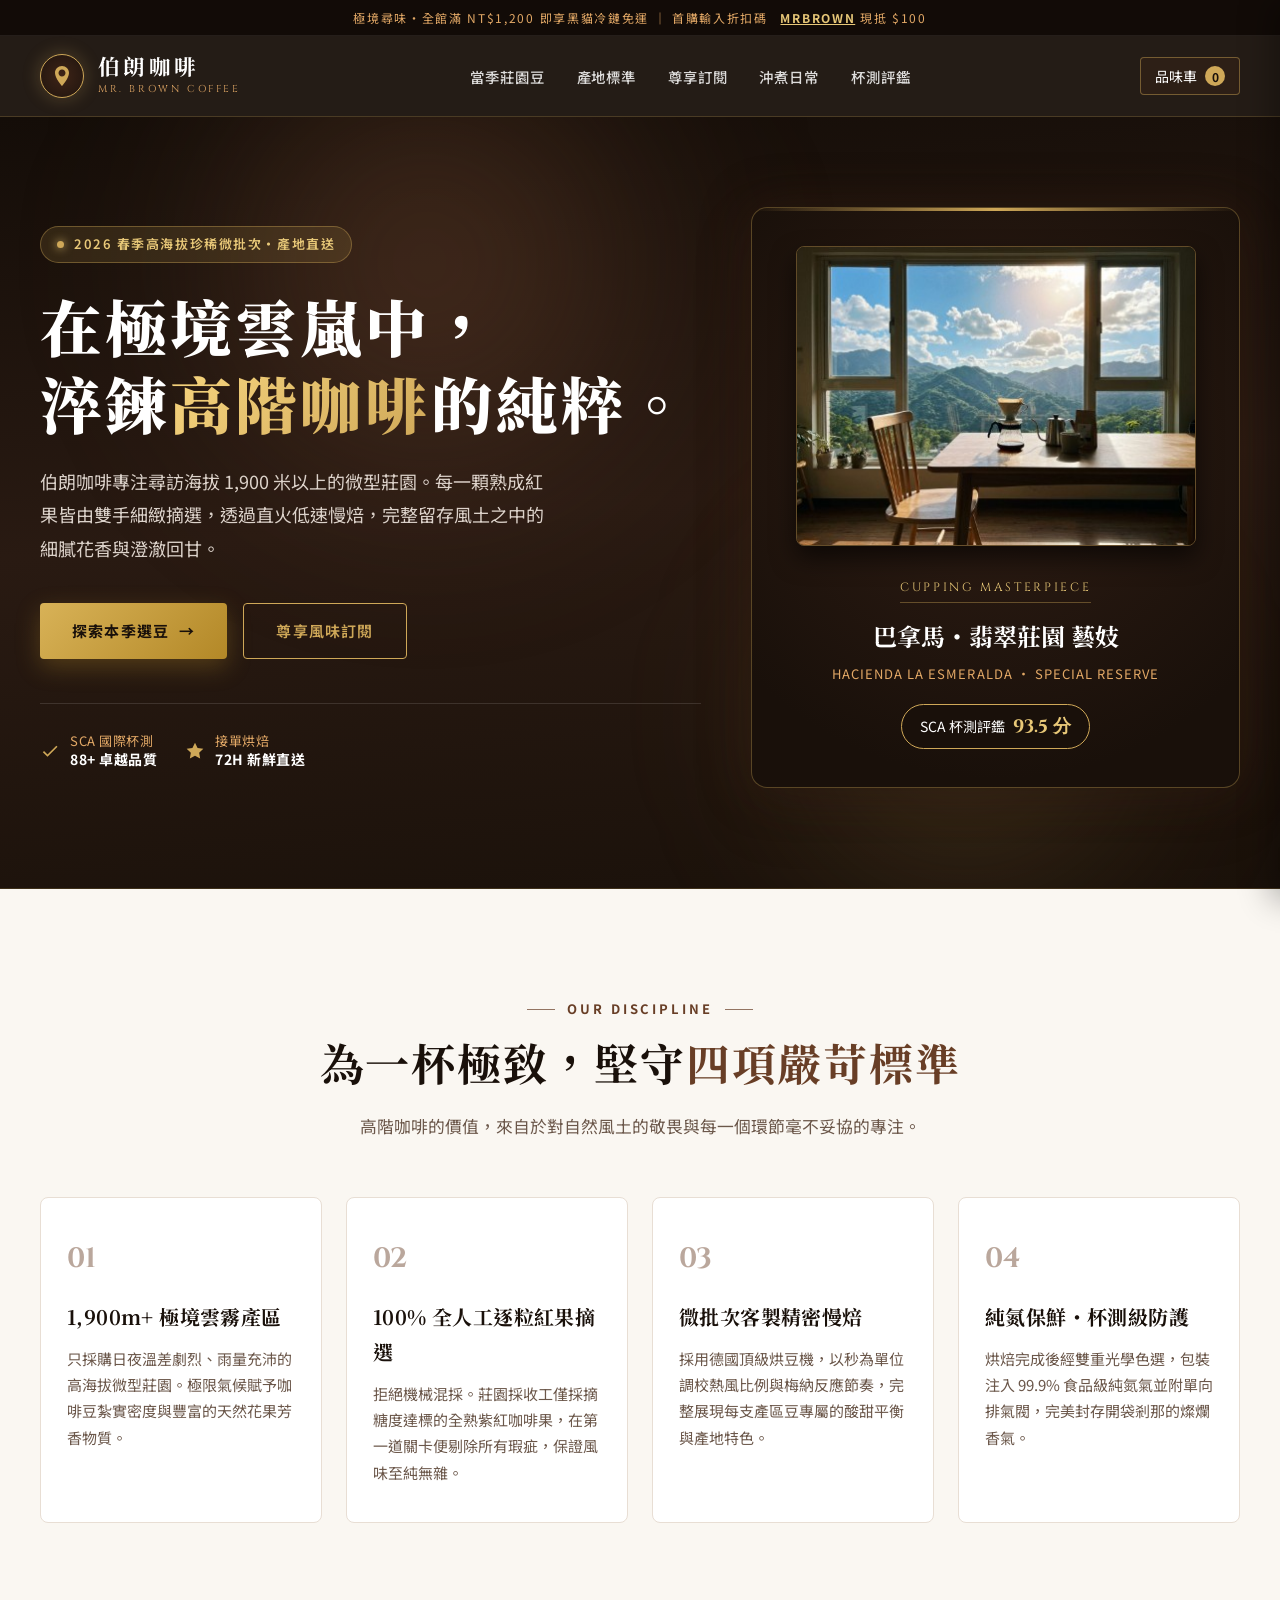
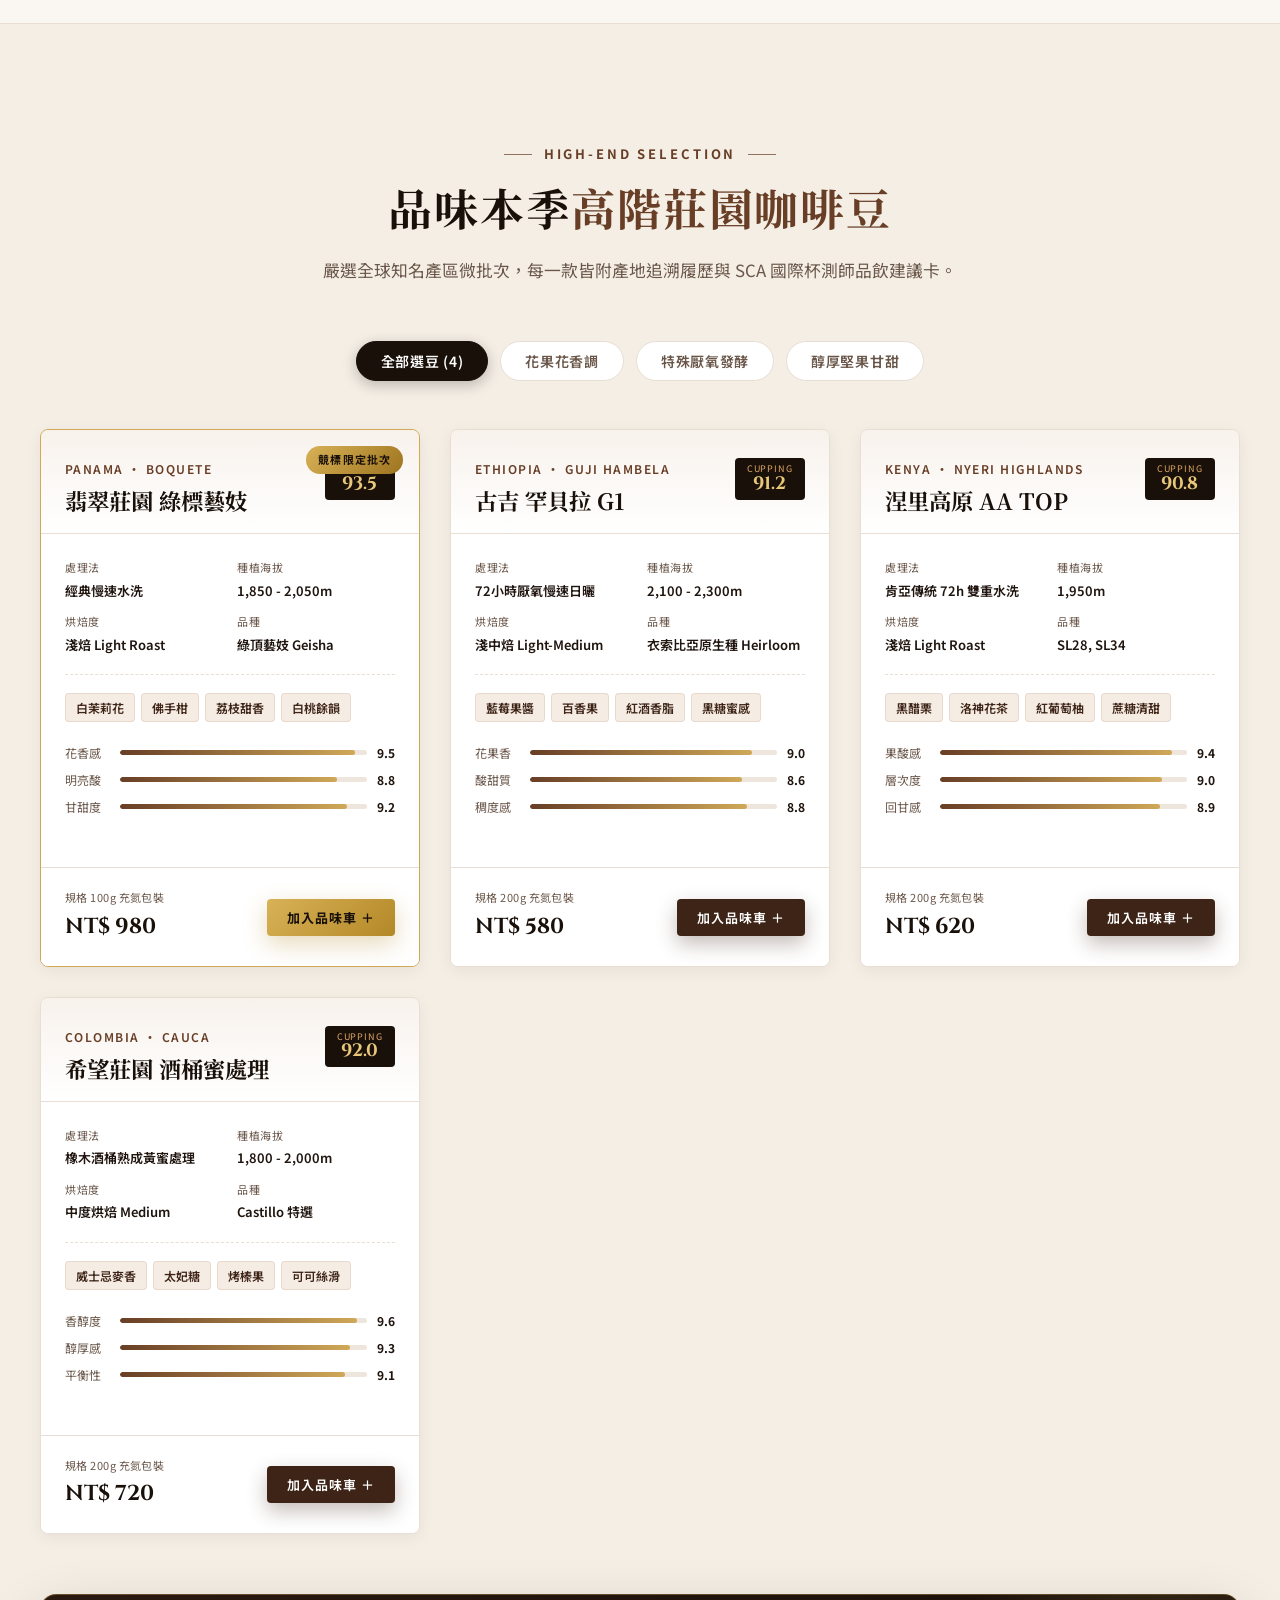
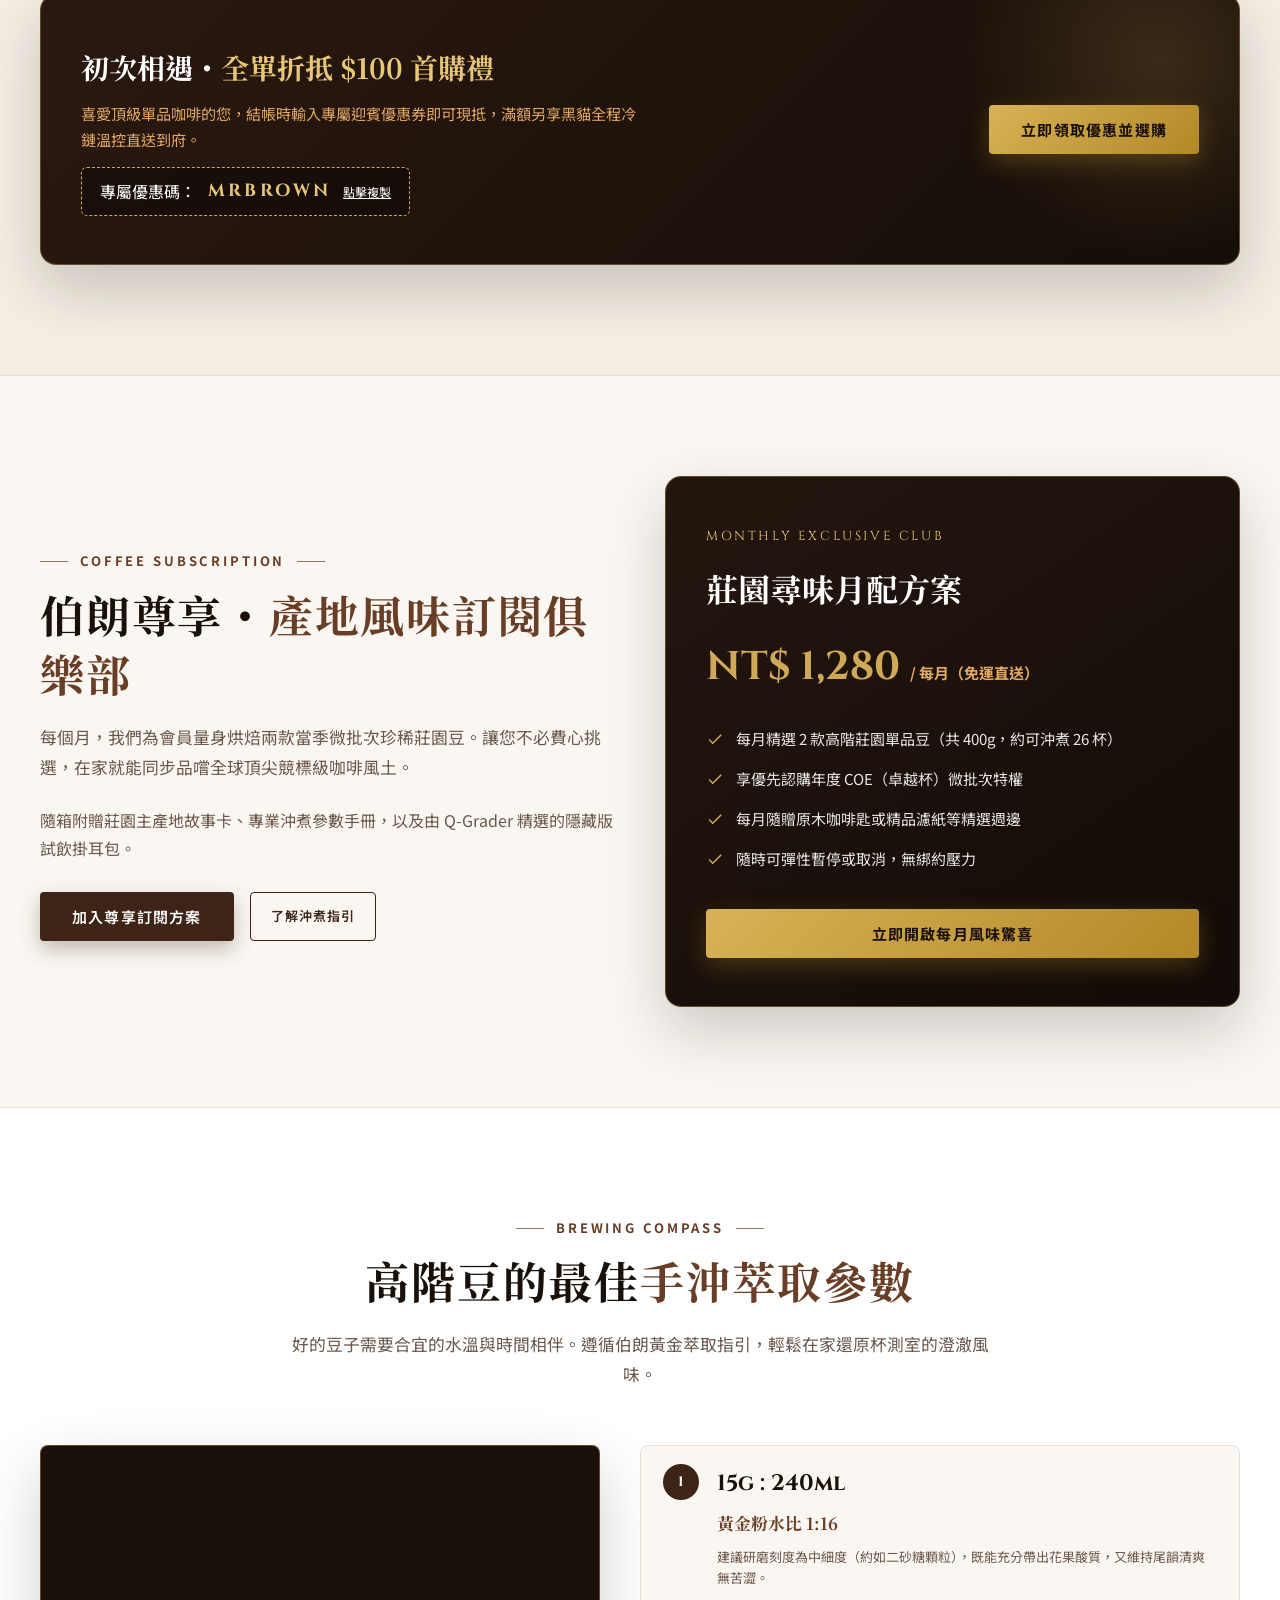
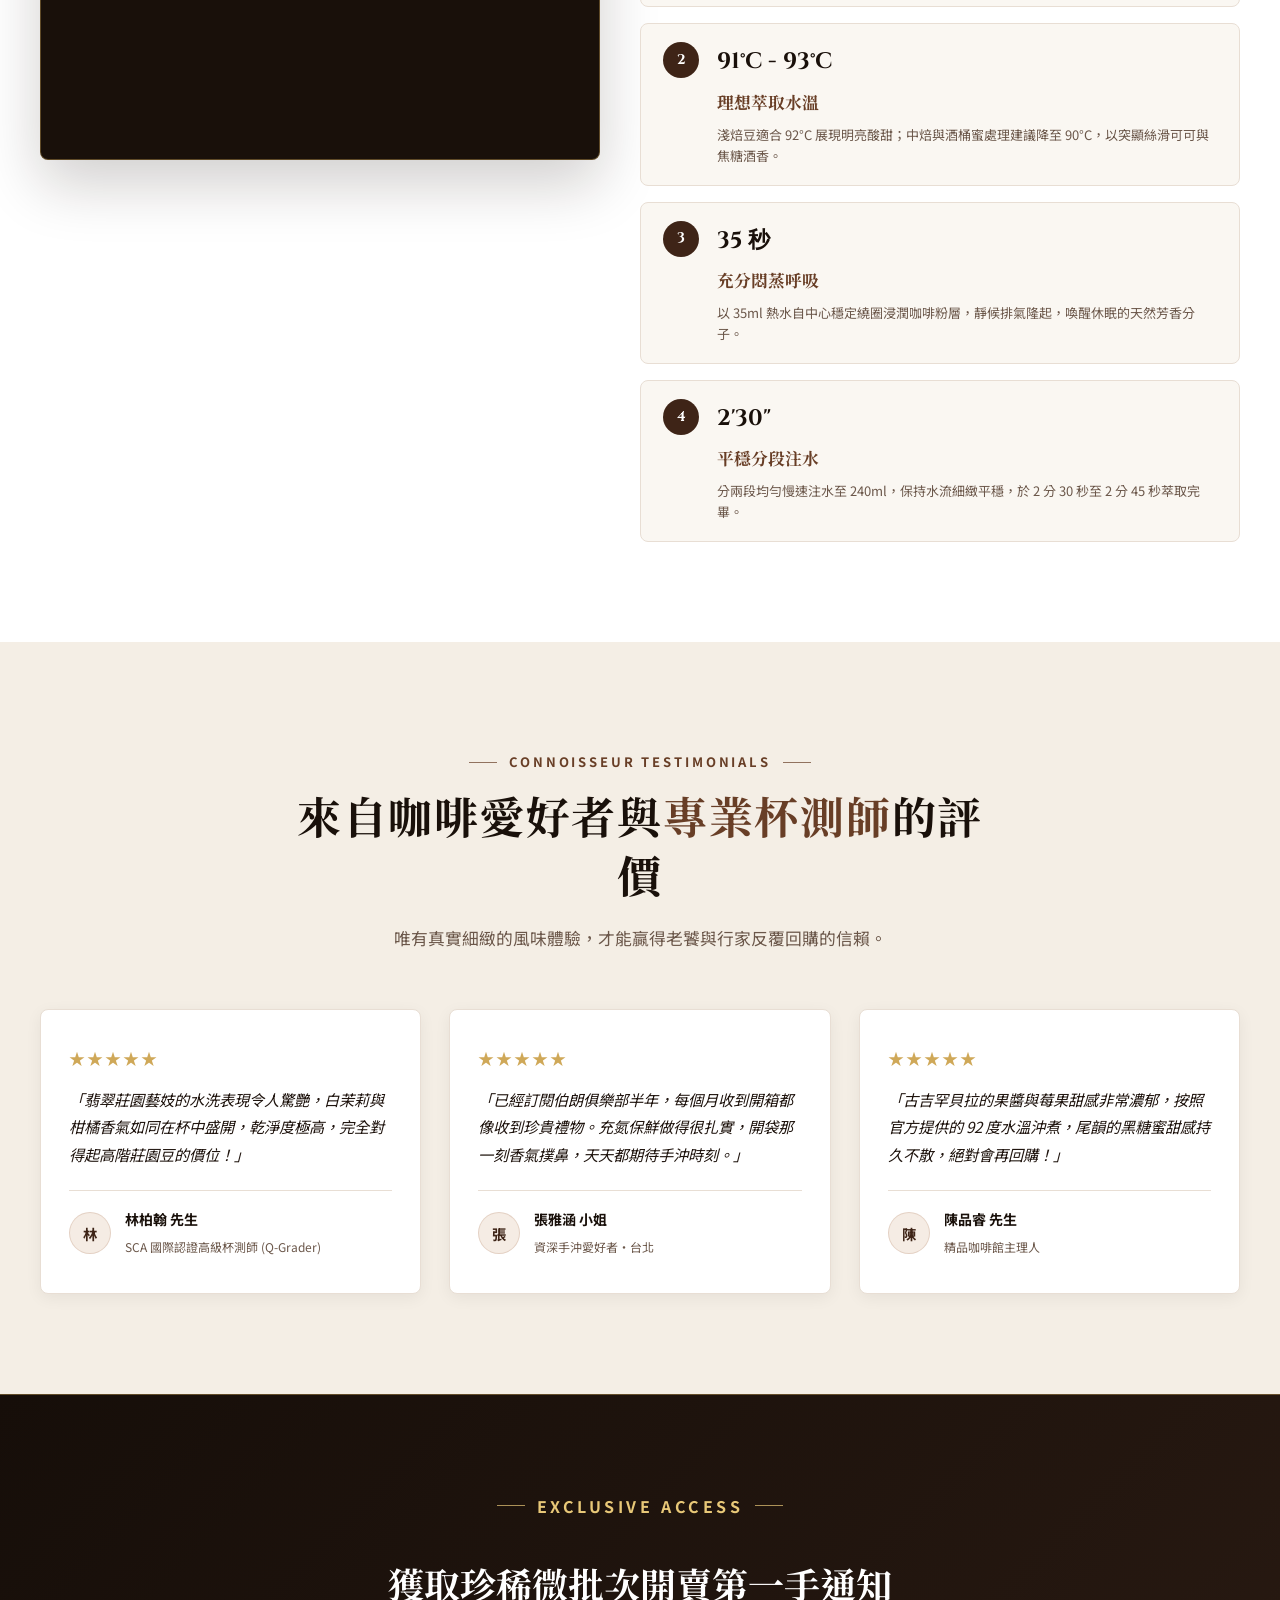
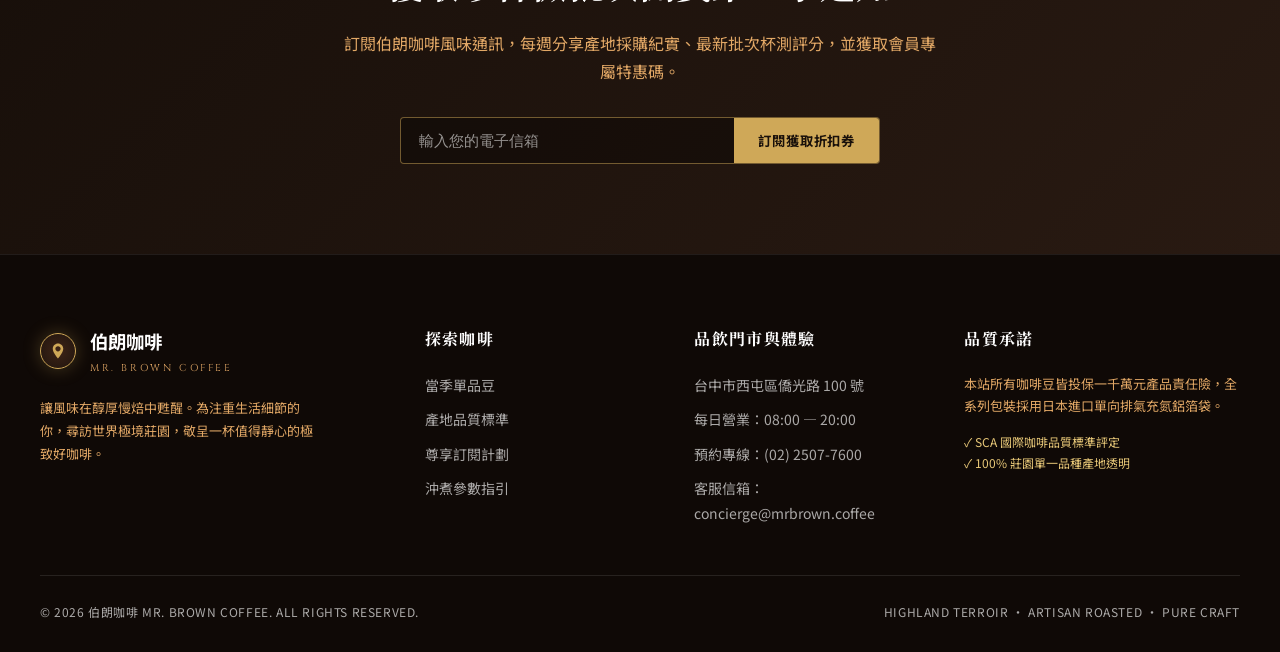
<file: onepage3/index.html>
<!DOCTYPE html>
<html lang="zh-Hant">
<head>
  <meta charset="UTF-8">
  <meta name="viewport" content="width=device-width, initial-scale=1.0">
  <meta name="description" content="伯朗咖啡 MR. BROWN COFFEE — 專為咖啡喜好者嚴選高海拔微批次精品咖啡豆。以職人慢焙與產地純粹，呈現極致杯測風味。">
  <title>伯朗咖啡 MR. BROWN COFFEE｜頂級高階咖啡豆・萃煉極致純粹</title>
  
  <!-- Google Fonts: 襯線典雅與現代無襯線結合，營造高奢高階咖啡品牌質感 -->
  <link rel="preconnect" href="https://fonts.googleapis.com">
  <link rel="preconnect" href="https://fonts.gstatic.com" crossorigin>
  <link href="https://fonts.googleapis.com/css2?family=Cinzel:wght@500;600;700&family=Noto+Sans+TC:wght@300;400;500;600;700&family=Noto+Serif+TC:wght@400;600;700;900&family=Playfair+Display:ital,wght@0,600;0,700;1,600&display=swap" rel="stylesheet">

  <style>
    /* --------------------------------------------------
       伯朗咖啡 品牌色彩與設計 Token (高階咖啡色調品牌識別)
       -------------------------------------------------- */
    :root {
      --espresso-dark: #19100a;   /* 極致濃縮黑褐：頁首、頁尾、深色區塊、主按鈕深色背景 */
      --espresso-deep: #251710;   /* 沉厚深焙啡褐：卡片深色底、強調漸層底 */
      --mocha-rich: #3e2417;      /* 醇黑摩卡棕：主要品牌色、強調標題、重點按鈕 */
      --amber-roast: #683e26;     /* 醇焙琥珀棕：邊框、副標強調、風味度量條 */
      --caramel-warm: #9e6443;    /* 焦糖暖褐：柔和強調、輔助標籤、邊框懸停 */
      --latte-tint: #f5ece4;      /* 拿鐵奶泡極淡棕：風味標籤底色、徽章底色、卡片微光 */
      --crema-glow: #e2a866;      /* 克麗瑪金黃暖光：頂部公告列文字、夜間高光、微光芒 */
      --gold-accent: #cfa858;     /* 典雅香檳金：高階尊榮感、精品認證、星級評價 */
      --gold-light: #e8c878;      /* 香檳金高光：字體高亮、徽章發光效果 */
      --cream-bg: #faf7f2;        /* 溫潤象牙米白：全站背景基底色 */
      --cream-surface: #ffffff;   /* 卡片主體純白 */
      --cream-subtle: #f4eee5;    /* 溫暖羊皮紙米褐：選豆與評價區交替背景 */
      --ink-primary: #1f140e;     /* 深炭焙濃縮褐黑：本文內文第一層主要文字 */
      --ink-muted: #6b574a;       /* 沉靜霧褐：說明文字、規格標籤次要文字 */
      --line-subtle: #e8ded4;     /* 暖褐柔和分隔線 */
      --line-gold: rgba(207, 168, 88, 0.38); /* 香檳金半透明細邊框 */
      --shadow-sm: 0 4px 16px rgba(25, 16, 10, 0.06);
      --shadow-md: 0 14px 38px rgba(25, 16, 10, 0.1);
      --shadow-lg: 0 24px 60px rgba(25, 16, 10, 0.2);
      --radius-sm: 4px;
      --radius-md: 8px;
      --radius-lg: 16px;
      --transition-base: all 0.3s cubic-bezier(0.25, 1, 0.5, 1);
    }

    /* 基礎重置與排版 */
    *, *::before, *::after {
      box-sizing: border-box;
      margin: 0;
      padding: 0;
    }

    html {
      scroll-behavior: smooth;
      font-size: 16px;
    }

    body {
      background-color: var(--cream-bg);
      color: var(--ink-primary);
      font-family: "Noto Sans TC", -apple-system, BlinkMacSystemFont, "Segoe UI", sans-serif;
      font-weight: 400;
      line-height: 1.75;
      -webkit-font-smoothing: antialiased;
      overflow-x: hidden;
    }

    a {
      color: inherit;
      text-decoration: none;
      transition: var(--transition-base);
    }

    button {
      font-family: inherit;
      border: none;
      background: none;
      cursor: pointer;
      transition: var(--transition-base);
    }

    img {
      max-width: 100%;
      height: auto;
      display: block;
    }

    .wrap {
      width: min(1200px, calc(100% - 48px));
      margin: 0 auto;
    }

    /* 字體微調類別 */
    .font-serif {
      font-family: "Noto Serif TC", serif;
    }

    .font-en-display {
      font-family: "Cinzel", "Playfair Display", serif;
      letter-spacing: 0.12em;
    }

    /* 區塊標題模組 */
    .section-header {
      text-align: center;
      max-width: 720px;
      margin: 0 auto 56px;
    }

    .eyebrow {
      display: inline-flex;
      align-items: center;
      gap: 12px;
      color: var(--amber-roast);
      font-size: 0.8125rem;
      font-weight: 700;
      letter-spacing: 0.22em;
      text-transform: uppercase;
      margin-bottom: 12px;
    }

    .eyebrow::before, .eyebrow::after {
      content: "";
      width: 28px;
      height: 1px;
      background: currentColor;
      opacity: 0.7;
    }

    .section-title {
      font-family: "Noto Serif TC", serif;
      font-size: clamp(2rem, 3.8vw, 2.75rem);
      font-weight: 700;
      line-height: 1.35;
      color: var(--espresso-dark);
      letter-spacing: 0.04em;
      margin-bottom: 18px;
    }

    .section-title em {
      font-style: normal;
      color: var(--amber-roast);
      position: relative;
    }

    .section-subtitle {
      color: var(--ink-muted);
      font-size: 1.05rem;
      line-height: 1.8;
    }

    /* 通用按鈕元件 */
    .btn {
      display: inline-flex;
      align-items: center;
      justify-content: center;
      gap: 10px;
      padding: 14px 32px;
      font-size: 0.9375rem;
      font-weight: 600;
      letter-spacing: 0.08em;
      border-radius: var(--radius-sm);
      transition: var(--transition-base);
    }

    .btn-gold {
      background: linear-gradient(135deg, #d8b257 0%, #b38827 100%);
      color: #19100a;
      font-weight: 700;
      box-shadow: 0 8px 24px rgba(179, 136, 39, 0.32);
    }

    .btn-gold:hover {
      background: linear-gradient(135deg, #e5bf65 0%, #c49631 100%);
      transform: translateY(-2px);
      box-shadow: 0 12px 30px rgba(179, 136, 39, 0.45);
    }

    .btn-outline-gold {
      border: 1px solid var(--gold-accent);
      color: var(--gold-accent);
      background: transparent;
    }

    .btn-outline-gold:hover {
      background: rgba(207, 168, 88, 0.15);
      color: #fff;
      border-color: #fff;
      transform: translateY(-2px);
    }

    .btn-coffee {
      background: var(--mocha-rich);
      color: #ffffff;
      box-shadow: 0 8px 20px rgba(62, 36, 23, 0.3);
    }

    .btn-coffee:hover {
      background: #533120;
      transform: translateY(-2px);
      box-shadow: 0 12px 28px rgba(62, 36, 23, 0.42);
    }

    .btn-sm {
      padding: 9px 20px;
      font-size: 0.8125rem;
    }

    /* --------------------------------------------------
       頂部公告列 Announcement Bar
       -------------------------------------------------- */
    .top-bar {
      background-color: #120b07;
      color: var(--crema-glow);
      font-size: 0.75rem;
      letter-spacing: 0.14em;
      padding: 7px 0;
      text-align: center;
      border-bottom: 1px solid rgba(255, 255, 255, 0.08);
    }

    .top-bar strong {
      color: var(--gold-light);
      margin-left: 8px;
      text-decoration: underline;
      cursor: pointer;
    }

    /* --------------------------------------------------
       導覽列 Navigation Bar
       -------------------------------------------------- */
    .site-header {
      position: sticky;
      top: 0;
      z-index: 1000;
      background: rgba(25, 16, 10, 0.95);
      backdrop-filter: blur(12px);
      border-bottom: 1px solid rgba(207, 168, 88, 0.22);
      color: #ffffff;
      transition: var(--transition-base);
    }

    .nav-container {
      display: flex;
      align-items: center;
      justify-content: space-between;
      height: 80px;
    }

    .brand-logo {
      display: flex;
      align-items: center;
      gap: 14px;
    }

    .brand-crest {
      width: 44px;
      height: 44px;
      border: 1.5px solid var(--gold-accent);
      border-radius: 50%;
      display: grid;
      place-items: center;
      background: radial-gradient(circle, #3e2417 0%, #1f140e 100%);
      box-shadow: 0 0 18px rgba(207, 168, 88, 0.28);
    }

    .brand-crest svg {
      width: 24px;
      height: 24px;
      fill: var(--gold-accent);
    }

    .brand-text h1 {
      font-family: "Noto Serif TC", serif;
      font-size: 1.35rem;
      font-weight: 700;
      letter-spacing: 0.16em;
      line-height: 1.1;
      color: #ffffff;
    }

    .brand-text span {
      display: block;
      font-family: "Cinzel", serif;
      font-size: 0.625rem;
      letter-spacing: 0.26em;
      color: var(--crema-glow);
      margin-top: 3px;
    }

    .nav-menu {
      display: flex;
      align-items: center;
      gap: 32px;
      list-style: none;
    }

    .nav-menu a {
      font-size: 0.9rem;
      font-weight: 500;
      letter-spacing: 0.06em;
      color: rgba(255, 255, 255, 0.85);
      position: relative;
      padding: 6px 0;
    }

    .nav-menu a:hover {
      color: var(--gold-light);
    }

    .nav-menu a::after {
      content: "";
      position: absolute;
      bottom: 0;
      left: 0;
      width: 0;
      height: 1.5px;
      background: var(--gold-accent);
      transition: width 0.3s ease;
    }

    .nav-menu a:hover::after {
      width: 100%;
    }

    .nav-actions {
      display: flex;
      align-items: center;
      gap: 16px;
    }

    .cart-trigger {
      position: relative;
      display: flex;
      align-items: center;
      gap: 8px;
      padding: 8px 14px;
      border: 1px solid rgba(207, 168, 88, 0.45);
      border-radius: var(--radius-sm);
      color: #ffffff;
      font-size: 0.875rem;
      background: rgba(62, 36, 23, 0.4);
    }

    .cart-trigger:hover {
      background: rgba(207, 168, 88, 0.2);
      border-color: var(--gold-accent);
    }

    .cart-badge {
      display: inline-grid;
      place-items: center;
      min-width: 20px;
      height: 20px;
      padding: 0 5px;
      border-radius: 10px;
      background: var(--gold-accent);
      color: #19100a;
      font-size: 0.75rem;
      font-weight: 700;
    }

    .mobile-toggle {
      display: none;
      font-size: 1.5rem;
      color: #ffffff;
      padding: 8px;
    }

    /* --------------------------------------------------
       Hero 旗艦主視覺區 (高階莊園與職人慢焙結合)
       -------------------------------------------------- */
    .hero-section {
      position: relative;
      background: linear-gradient(175deg, #140d08 0%, #291a12 50%, #1a110a 100%);
      color: #ffffff;
      overflow: hidden;
      padding: 90px 0 100px;
      border-bottom: 1px solid rgba(207, 168, 88, 0.22);
    }

    /* 背景環境光與雲霧琥珀光暈 */
    .hero-section::before {
      content: "";
      position: absolute;
      top: -20%;
      left: 10%;
      width: 600px;
      height: 600px;
      background: radial-gradient(circle, rgba(158, 100, 67, 0.35) 0%, transparent 70%);
      filter: blur(80px);
      pointer-events: none;
    }

    .hero-section::after {
      content: "";
      position: absolute;
      bottom: -10%;
      right: 5%;
      width: 500px;
      height: 500px;
      background: radial-gradient(circle, rgba(207, 168, 88, 0.22) 0%, transparent 70%);
      filter: blur(70px);
      pointer-events: none;
    }

    .hero-grid {
      position: relative;
      z-index: 2;
      display: grid;
      grid-template-columns: 1.15fr 0.85fr;
      gap: 50px;
      align-items: center;
    }

    .hero-badge {
      display: inline-flex;
      align-items: center;
      gap: 10px;
      background: rgba(207, 168, 88, 0.14);
      border: 1px solid var(--line-gold);
      padding: 6px 16px;
      border-radius: 30px;
      color: var(--gold-light);
      font-size: 0.8125rem;
      font-weight: 600;
      letter-spacing: 0.12em;
      margin-bottom: 24px;
    }

    .hero-badge-dot {
      width: 7px;
      height: 7px;
      border-radius: 50%;
      background: var(--gold-accent);
      box-shadow: 0 0 10px var(--gold-light);
      animation: pulseGlow 2s infinite ease-in-out;
    }

    @keyframes pulseGlow {
      0%, 100% { opacity: 0.6; transform: scale(0.9); }
      50% { opacity: 1; transform: scale(1.2); }
    }

    .hero-title {
      font-family: "Noto Serif TC", serif;
      font-size: clamp(2.5rem, 5vw, 3.85rem);
      font-weight: 900;
      line-height: 1.25;
      letter-spacing: 0.05em;
      margin-bottom: 24px;
    }

    .hero-title span.gold-highlight {
      background: linear-gradient(135deg, #f7d57f 0%, #cfa858 100%);
      -webkit-background-clip: text;
      -webkit-text-fill-color: transparent;
      display: inline-block;
    }

    .hero-desc {
      color: rgba(245, 236, 228, 0.88);
      font-size: 1.125rem;
      line-height: 1.85;
      max-width: 520px;
      margin-bottom: 38px;
    }

    .hero-cta-group {
      display: flex;
      flex-wrap: wrap;
      gap: 16px;
      margin-bottom: 44px;
    }

    .hero-trust {
      display: flex;
      align-items: center;
      gap: 28px;
      padding-top: 28px;
      border-top: 1px solid rgba(255, 255, 255, 0.12);
    }

    .trust-item {
      display: flex;
      align-items: center;
      gap: 10px;
    }

    .trust-item svg {
      width: 20px;
      height: 20px;
      fill: var(--gold-accent);
      flex-shrink: 0;
    }

    .trust-item span {
      font-size: 0.8125rem;
      color: var(--crema-glow);
      line-height: 1.35;
      letter-spacing: 0.04em;
    }

    .trust-item strong {
      display: block;
      color: #ffffff;
      font-size: 0.875rem;
    }

    /* 頂級視覺卡片 (內含 hero.jpg 主視覺圖片) */
    .hero-visual-card {
      position: relative;
      background: radial-gradient(circle at 50% 40%, #2f1d14 0%, #19100a 80%);
      border: 1px solid rgba(207, 168, 88, 0.35);
      border-radius: var(--radius-lg);
      padding: 38px 30px;
      box-shadow: var(--shadow-lg), 0 0 50px rgba(62, 36, 23, 0.45);
      text-align: center;
      overflow: hidden;
    }

    .hero-visual-card::before {
      content: "";
      position: absolute;
      top: 0;
      left: 0;
      right: 0;
      height: 3px;
      background: linear-gradient(90deg, transparent, var(--gold-accent), transparent);
    }

    .hero-image {
      display: block;
      width: 400px;
      max-width: 100%;
      height: auto;
      aspect-ratio: 4 / 3;
      object-fit: cover;
      margin: 0 auto 24px;
      border: 1px solid var(--line-gold);
      border-radius: var(--radius-md);
      box-shadow: 0 12px 25px rgba(0, 0, 0, 0.6);
    }

    .card-award-tag {
      display: inline-block;
      font-family: "Cinzel", serif;
      font-size: 0.75rem;
      letter-spacing: 0.22em;
      color: var(--gold-light);
      border-bottom: 1px solid var(--line-gold);
      padding-bottom: 4px;
      margin-bottom: 12px;
    }

    .card-bean-name {
      font-family: "Noto Serif TC", serif;
      font-size: 1.5rem;
      font-weight: 700;
      color: #ffffff;
      margin-bottom: 6px;
    }

    .card-bean-origin {
      font-size: 0.8125rem;
      color: var(--crema-glow);
      margin-bottom: 18px;
      letter-spacing: 0.08em;
    }

    .cupping-score-pill {
      display: inline-flex;
      align-items: center;
      gap: 8px;
      background: rgba(25, 16, 10, 0.85);
      border: 1px solid var(--gold-accent);
      border-radius: 30px;
      padding: 6px 18px;
      font-size: 0.875rem;
      color: #ffffff;
    }

    .cupping-score-pill b {
      color: var(--gold-light);
      font-size: 1.125rem;
      font-family: "Cinzel", serif;
    }

    /* --------------------------------------------------
       品牌哲學與高階四大標準 (The 4 Pillars of Excellence)
       -------------------------------------------------- */
    .philosophy-section {
      padding: 100px 0;
      background: var(--cream-bg);
    }

    .pillars-grid {
      display: grid;
      grid-template-columns: repeat(4, 1fr);
      gap: 24px;
    }

    .pillar-card {
      background: var(--cream-surface);
      border: 1px solid var(--line-subtle);
      border-radius: var(--radius-md);
      padding: 36px 26px;
      transition: var(--transition-base);
      position: relative;
      display: flex;
      flex-direction: column;
    }

    .pillar-card:hover {
      transform: translateY(-6px);
      box-shadow: var(--shadow-md);
      border-color: var(--caramel-warm);
    }

    .pillar-num {
      font-family: "Cinzel", serif;
      font-size: 1.75rem;
      font-weight: 700;
      color: var(--amber-roast);
      opacity: 0.45;
      margin-bottom: 16px;
    }

    .pillar-title {
      font-family: "Noto Serif TC", serif;
      font-size: 1.25rem;
      font-weight: 700;
      color: var(--espresso-dark);
      margin-bottom: 12px;
      letter-spacing: 0.02em;
    }

    .pillar-text {
      color: var(--ink-muted);
      font-size: 0.9375rem;
      line-height: 1.75;
    }

    /* --------------------------------------------------
       核心商品區：高階單品咖啡豆展示 (Seasonal Selection)
       -------------------------------------------------- */
    .beans-section {
      padding: 110px 0;
      background: var(--cream-subtle);
      border-top: 1px solid var(--line-subtle);
      border-bottom: 1px solid var(--line-subtle);
    }

    /* 風味篩選標籤 Tab */
    .filter-tabs {
      display: flex;
      justify-content: center;
      gap: 12px;
      margin-bottom: 48px;
      flex-wrap: wrap;
    }

    .tab-btn {
      padding: 9px 24px;
      border-radius: 30px;
      font-size: 0.875rem;
      font-weight: 600;
      letter-spacing: 0.05em;
      background: var(--cream-surface);
      border: 1px solid var(--line-subtle);
      color: var(--ink-muted);
    }

    .tab-btn:hover {
      border-color: var(--amber-roast);
      color: var(--espresso-dark);
    }

    .tab-btn.active {
      background: var(--espresso-dark);
      color: #ffffff;
      border-color: var(--espresso-dark);
      box-shadow: 0 4px 14px rgba(25, 16, 10, 0.25);
    }

    .beans-grid {
      display: grid;
      grid-template-columns: repeat(3, 1fr);
      gap: 30px;
    }

    .bean-card {
      background: var(--cream-surface);
      border: 1px solid var(--line-subtle);
      border-radius: var(--radius-md);
      overflow: hidden;
      box-shadow: var(--shadow-sm);
      display: flex;
      flex-direction: column;
      transition: var(--transition-base);
      position: relative;
    }

    .bean-card:hover {
      transform: translateY(-8px);
      box-shadow: var(--shadow-lg);
      border-color: var(--amber-roast);
    }

    .bean-card.featured-card {
      border: 1.5px solid var(--gold-accent);
      position: relative;
    }

    .featured-ribbon {
      position: absolute;
      top: 16px;
      right: 16px;
      z-index: 5;
      background: linear-gradient(135deg, #d8b257, #9e741f);
      color: #19100a;
      font-size: 0.6875rem;
      font-weight: 700;
      letter-spacing: 0.1em;
      padding: 4px 12px;
      border-radius: 20px;
      text-transform: uppercase;
    }

    .bean-header {
      padding: 28px 24px 18px;
      background: linear-gradient(180deg, rgba(245, 236, 228, 0.7) 0%, transparent 100%);
      border-bottom: 1px solid var(--line-subtle);
      display: flex;
      justify-content: space-between;
      align-items: flex-start;
    }

    .bean-meta-top {
      font-size: 0.75rem;
      letter-spacing: 0.12em;
      color: var(--amber-roast);
      font-weight: 600;
      text-transform: uppercase;
      margin-bottom: 6px;
    }

    .bean-title {
      font-family: "Noto Serif TC", serif;
      font-size: 1.4rem;
      font-weight: 700;
      color: var(--espresso-dark);
      line-height: 1.35;
    }

    .sca-score {
      background: var(--espresso-dark);
      color: var(--gold-light);
      padding: 6px 12px;
      border-radius: var(--radius-sm);
      text-align: center;
      line-height: 1.1;
      flex-shrink: 0;
    }

    .sca-score small {
      display: block;
      font-size: 0.5625rem;
      letter-spacing: 0.1em;
      color: var(--crema-glow);
    }

    .sca-score strong {
      font-family: "Cinzel", serif;
      font-size: 1.125rem;
      font-weight: 700;
    }

    .bean-body {
      padding: 24px;
      flex: 1;
      display: flex;
      flex-direction: column;
    }

    /* 產地與處理參數清單 */
    .specs-list {
      display: grid;
      grid-template-columns: 1fr 1fr;
      gap: 10px 14px;
      padding-bottom: 18px;
      margin-bottom: 18px;
      border-bottom: 1px dashed var(--line-subtle);
      font-size: 0.8125rem;
    }

    .spec-item {
      display: flex;
      flex-direction: column;
    }

    .spec-item span {
      color: var(--ink-muted);
      font-size: 0.6875rem;
      letter-spacing: 0.05em;
    }

    .spec-item b {
      color: var(--ink-primary);
      font-weight: 600;
      margin-top: 2px;
    }

    /* 風味筆記標籤 */
    .flavor-tag-container {
      display: flex;
      flex-wrap: wrap;
      gap: 6px;
      margin-bottom: 20px;
    }

    .flavor-tag {
      background: var(--latte-tint);
      color: var(--mocha-rich);
      font-size: 0.75rem;
      font-weight: 600;
      padding: 3px 10px;
      border-radius: 4px;
      border: 1px solid rgba(158, 100, 67, 0.15);
    }

    /* 風味雷達描述條 */
    .flavor-meters {
      margin-bottom: 20px;
    }

    .meter-row {
      display: flex;
      align-items: center;
      justify-content: space-between;
      font-size: 0.75rem;
      margin-bottom: 6px;
    }

    .meter-row span {
      color: var(--ink-muted);
      width: 45px;
    }

    .meter-bar {
      flex: 1;
      height: 5px;
      background: #eee5dc;
      border-radius: 3px;
      margin: 0 10px;
      overflow: hidden;
    }

    .meter-fill {
      height: 100%;
      background: linear-gradient(90deg, var(--amber-roast), var(--gold-accent));
      border-radius: 3px;
    }

    .bean-footer {
      padding: 20px 24px;
      background: #ffffff;
      border-top: 1px solid var(--line-subtle);
      display: flex;
      align-items: center;
      justify-content: space-between;
    }

    .price-box {
      display: flex;
      flex-direction: column;
    }

    .price-sub {
      font-size: 0.6875rem;
      color: var(--ink-muted);
      letter-spacing: 0.04em;
    }

    .price-amount {
      font-family: "Cinzel", "Noto Serif TC", serif;
      font-size: 1.35rem;
      font-weight: 700;
      color: var(--espresso-dark);
    }

    /* --------------------------------------------------
       促銷刺激區：首購禮包與滿額免運優惠 (Sales Incentive)
       -------------------------------------------------- */
    .promo-banner {
      background: linear-gradient(135deg, #2a1910 0%, #150d08 100%);
      color: #ffffff;
      border-radius: var(--radius-lg);
      padding: 48px 40px;
      margin: 60px auto 0;
      position: relative;
      overflow: hidden;
      border: 1px solid var(--line-gold);
      box-shadow: var(--shadow-lg);
    }

    .promo-banner::before {
      content: "";
      position: absolute;
      top: -50%;
      right: -10%;
      width: 400px;
      height: 400px;
      background: radial-gradient(circle, rgba(207, 168, 88, 0.18) 0%, transparent 70%);
      pointer-events: none;
    }

    .promo-flex {
      position: relative;
      z-index: 2;
      display: flex;
      align-items: center;
      justify-content: space-between;
      gap: 30px;
      flex-wrap: wrap;
    }

    .promo-content h3 {
      font-family: "Noto Serif TC", serif;
      font-size: 1.75rem;
      color: #ffffff;
      margin-bottom: 8px;
    }

    .promo-content h3 span {
      color: var(--gold-light);
    }

    .promo-content p {
      color: var(--crema-glow);
      font-size: 0.95rem;
      max-width: 560px;
    }

    .coupon-pill {
      display: inline-flex;
      align-items: center;
      gap: 12px;
      background: rgba(0, 0, 0, 0.35);
      border: 1px dashed var(--gold-accent);
      padding: 8px 18px;
      border-radius: 6px;
      margin-top: 14px;
    }

    .coupon-code {
      font-family: "Cinzel", monospace;
      font-weight: 700;
      color: var(--gold-light);
      letter-spacing: 0.18em;
      font-size: 1.1rem;
    }

    .copy-coupon-btn {
      color: #ffffff;
      font-size: 0.75rem;
      text-decoration: underline;
      cursor: pointer;
    }

    /* --------------------------------------------------
       訂閱會員計劃 (Coffee Club Subscription)
       -------------------------------------------------- */
    .club-section {
      padding: 100px 0;
      background: var(--cream-bg);
    }

    .club-grid {
      display: grid;
      grid-template-columns: 1fr 1fr;
      gap: 50px;
      align-items: center;
    }

    .club-card-box {
      background: linear-gradient(145deg, #24160f 0%, #120b07 100%);
      border: 1px solid var(--line-gold);
      border-radius: var(--radius-lg);
      padding: 48px 40px;
      color: #ffffff;
      box-shadow: var(--shadow-lg);
      position: relative;
    }

    .club-badge {
      font-family: "Cinzel", serif;
      color: var(--gold-light);
      font-size: 0.8125rem;
      letter-spacing: 0.2em;
      text-transform: uppercase;
      display: block;
      margin-bottom: 12px;
    }

    .club-title {
      font-family: "Noto Serif TC", serif;
      font-size: 2rem;
      font-weight: 700;
      margin-bottom: 16px;
      color: #ffffff;
    }

    .club-price {
      font-family: "Cinzel", serif;
      font-size: 2.5rem;
      color: var(--gold-accent);
      font-weight: 700;
      margin-bottom: 24px;
    }

    .club-price small {
      font-size: 0.9375rem;
      color: var(--crema-glow);
      font-family: "Noto Sans TC", sans-serif;
    }

    .club-benefits {
      list-style: none;
      margin-bottom: 36px;
      display: flex;
      flex-direction: column;
      gap: 14px;
    }

    .club-benefits li {
      display: flex;
      align-items: center;
      gap: 12px;
      font-size: 0.9375rem;
      color: rgba(255, 255, 255, 0.9);
    }

    .club-benefits li svg {
      width: 18px;
      height: 18px;
      fill: var(--gold-accent);
      flex-shrink: 0;
    }

    /* --------------------------------------------------
       職人手沖萃取參數指南 (Brewing Guide)
       -------------------------------------------------- */
    .brew-guide-section {
      padding: 100px 0;
      background: var(--cream-surface);
      border-top: 1px solid var(--line-subtle);
    }

    .guide-layout {
      display: grid;
      grid-template-columns: 560px 1fr;
      gap: 40px;
      align-items: start;
    }

    .guide-video {
      display: block;
      width: 560px;
      height: 315px;
      max-width: 100%;
      border: 1px solid var(--line-gold);
      border-radius: var(--radius-md);
      box-shadow: var(--shadow-lg);
      background: var(--espresso-dark);
    }

    .guide-steps-grid {
      display: grid;
      grid-template-columns: 1fr;
      gap: 16px;
    }

    .step-card {
      background: var(--cream-bg);
      border: 1px solid var(--line-subtle);
      border-radius: var(--radius-md);
      padding: 18px 22px;
      position: relative;
      display: grid;
      grid-template-columns: 36px 1fr;
      column-gap: 18px;
      align-items: start;
    }

    .step-card .step-badge {
      grid-row: span 3;
      margin: 0;
    }

    .step-badge {
      width: 36px;
      height: 36px;
      border-radius: 50%;
      background: var(--mocha-rich);
      color: #ffffff;
      font-family: "Cinzel", serif;
      font-weight: 700;
      display: grid;
      place-items: center;
      margin: 0 auto 16px;
      font-size: 0.875rem;
    }

    .step-metric {
      font-family: "Cinzel", serif;
      font-size: 1.4rem;
      font-weight: 700;
      color: var(--espresso-dark);
      margin-bottom: 6px;
    }

    .step-name {
      font-family: "Noto Serif TC", serif;
      font-size: 1.05rem;
      font-weight: 700;
      color: var(--amber-roast);
      margin-bottom: 8px;
    }

    .step-desc {
      color: var(--ink-muted);
      font-size: 0.8125rem;
      line-height: 1.6;
    }

    /* --------------------------------------------------
       顧客推薦與杯測師評價 (Testimonials)
       -------------------------------------------------- */
    .review-section {
      padding: 100px 0;
      background: var(--cream-subtle);
    }

    .reviews-grid {
      display: grid;
      grid-template-columns: repeat(3, 1fr);
      gap: 28px;
    }

    .review-card {
      background: var(--cream-surface);
      border: 1px solid var(--line-subtle);
      border-radius: var(--radius-md);
      padding: 34px 28px;
      box-shadow: var(--shadow-sm);
      display: flex;
      flex-direction: column;
      justify-content: space-between;
    }

    .review-stars {
      color: var(--gold-accent);
      margin-bottom: 14px;
      font-size: 1rem;
      letter-spacing: 2px;
    }

    .review-quote {
      font-size: 0.95rem;
      line-height: 1.8;
      color: var(--ink-primary);
      margin-bottom: 22px;
      font-style: italic;
    }

    .reviewer-meta {
      display: flex;
      align-items: center;
      gap: 14px;
      padding-top: 16px;
      border-top: 1px solid var(--line-subtle);
    }

    .reviewer-avatar {
      width: 42px;
      height: 42px;
      border-radius: 50%;
      background: var(--latte-tint);
      color: var(--mocha-rich);
      display: grid;
      place-items: center;
      font-weight: 700;
      font-size: 0.9rem;
      border: 1px solid rgba(158, 100, 67, 0.2);
    }

    .reviewer-info strong {
      display: block;
      font-size: 0.875rem;
      color: var(--espresso-dark);
    }

    .reviewer-info span {
      font-size: 0.75rem;
      color: var(--ink-muted);
    }

    /* --------------------------------------------------
       電子報訂閱區塊 (Newsletter & Purchase Intent)
       -------------------------------------------------- */
    .newsletter-section {
      padding: 90px 0;
      background: linear-gradient(135deg, #160e09 0%, #291a12 100%);
      color: #ffffff;
      text-align: center;
      border-top: 1px solid var(--line-gold);
    }

    .newsletter-box {
      max-width: 600px;
      margin: 0 auto;
    }

    .newsletter-box .eyebrow {
      color: var(--gold-light);
    }

    .newsletter-box h2 {
      font-family: "Noto Serif TC", serif;
      font-size: 2.25rem;
      margin-bottom: 14px;
      color: #ffffff;
    }

    .newsletter-box p {
      color: var(--crema-glow);
      margin-bottom: 32px;
      font-size: 1rem;
    }

    .newsletter-form {
      display: flex;
      max-width: 480px;
      margin: 0 auto;
      border: 1px solid rgba(207, 168, 88, 0.5);
      border-radius: var(--radius-sm);
      overflow: hidden;
      background: rgba(0, 0, 0, 0.3);
    }

    .newsletter-form input {
      flex: 1;
      padding: 14px 18px;
      border: none;
      background: transparent;
      color: #ffffff;
      font-size: 0.9375rem;
      outline: none;
    }

    .newsletter-form input::placeholder {
      color: rgba(255, 255, 255, 0.55);
    }

    .newsletter-form button {
      padding: 0 24px;
      background: var(--gold-accent);
      color: #19100a;
      font-weight: 700;
      letter-spacing: 0.06em;
      white-space: nowrap;
    }

    .newsletter-form button:hover {
      background: var(--gold-light);
    }

    /* --------------------------------------------------
       頁尾 Footer
       -------------------------------------------------- */
    .site-footer {
      background: #0f0906;
      color: rgba(255, 255, 255, 0.65);
      font-size: 0.875rem;
      padding: 70px 0 30px;
      border-top: 1px solid rgba(255, 255, 255, 0.08);
    }

    .footer-grid {
      display: grid;
      grid-template-columns: 1.5fr 1fr 1fr 1.2fr;
      gap: 40px;
      padding-bottom: 50px;
      border-bottom: 1px solid rgba(255, 255, 255, 0.1);
    }

    .footer-col h4 {
      color: #ffffff;
      font-family: "Noto Serif TC", serif;
      font-size: 1rem;
      margin-bottom: 20px;
      letter-spacing: 0.08em;
    }

    .footer-links {
      list-style: none;
      display: flex;
      flex-direction: column;
      gap: 10px;
    }

    .footer-links a:hover {
      color: var(--gold-light);
    }

    .footer-map-link {
      color: inherit;
      text-decoration: none;
      text-underline-offset: 4px;
      transition: color 0.2s ease;
    }

    .footer-map-link:hover,
    .footer-map-link:focus-visible {
      color: var(--gold-accent);
      text-decoration: underline;
    }

    .footer-bottom {
      display: flex;
      justify-content: space-between;
      align-items: center;
      padding-top: 25px;
      font-size: 0.75rem;
      letter-spacing: 0.05em;
    }

    /* --------------------------------------------------
       購物車側邊抽屜 (Cart Drawer Modal)
       -------------------------------------------------- */
    .cart-drawer-overlay {
      position: fixed;
      inset: 0;
      background: rgba(0, 0, 0, 0.68);
      z-index: 2000;
      opacity: 0;
      pointer-events: none;
      transition: opacity 0.3s ease;
      backdrop-filter: blur(4px);
    }

    .cart-drawer-overlay.active {
      opacity: 1;
      pointer-events: auto;
    }

    .cart-drawer {
      position: fixed;
      top: 0;
      right: 0;
      width: min(440px, 100%);
      height: 100vh;
      background: #ffffff;
      z-index: 2001;
      box-shadow: -10px 0 30px rgba(0, 0, 0, 0.3);
      display: flex;
      flex-direction: column;
      transform: translateX(100%);
      transition: transform 0.35s cubic-bezier(0.2, 0.9, 0.3, 1);
    }

    .cart-drawer.active {
      transform: translateX(0);
    }

    .cart-header {
      padding: 24px;
      border-bottom: 1px solid var(--line-subtle);
      display: flex;
      align-items: center;
      justify-content: space-between;
      background: var(--espresso-dark);
      color: #ffffff;
    }

    .cart-header h3 {
      font-family: "Noto Serif TC", serif;
      font-size: 1.25rem;
      letter-spacing: 0.05em;
    }

    .close-cart-btn {
      color: #ffffff;
      font-size: 1.5rem;
      line-height: 1;
    }

    .cart-items-list {
      flex: 1;
      overflow-y: auto;
      padding: 20px 24px;
      display: flex;
      flex-direction: column;
      gap: 16px;
    }

    .cart-empty-state {
      margin: auto;
      text-align: center;
      color: var(--ink-muted);
    }

    .cart-empty-state svg {
      width: 48px;
      height: 48px;
      fill: var(--caramel-warm);
      margin-bottom: 12px;
    }

    .cart-item-row {
      display: flex;
      justify-content: space-between;
      align-items: center;
      padding: 14px 0;
      border-bottom: 1px solid var(--line-subtle);
    }

    .cart-item-info strong {
      display: block;
      font-size: 0.9375rem;
      color: var(--espresso-dark);
    }

    .cart-item-info span {
      font-size: 0.75rem;
      color: var(--ink-muted);
    }

    .cart-item-controls {
      display: flex;
      align-items: center;
      gap: 12px;
    }

    .qty-btn {
      width: 26px;
      height: 26px;
      border: 1px solid var(--line-subtle);
      border-radius: 4px;
      display: grid;
      place-items: center;
      font-size: 0.875rem;
      font-weight: 700;
      color: var(--espresso-dark);
    }

    .qty-btn:hover {
      background: var(--latte-tint);
    }

    .cart-footer {
      padding: 24px;
      border-top: 1px solid var(--line-subtle);
      background: var(--cream-bg);
    }

    .cart-subtotal {
      display: flex;
      justify-content: space-between;
      align-items: center;
      margin-bottom: 10px;
      font-size: 1.05rem;
      font-weight: 600;
    }

    .cart-discount {
      display: flex;
      justify-content: space-between;
      align-items: center;
      font-size: 0.875rem;
      color: var(--amber-roast);
      margin-bottom: 16px;
    }

    .cart-coupon-input {
      display: flex;
      gap: 8px;
      margin-bottom: 16px;
    }

    .cart-coupon-input input {
      flex: 1;
      padding: 8px 12px;
      border: 1px solid var(--line-subtle);
      border-radius: 4px;
      font-size: 0.8125rem;
      text-transform: uppercase;
    }

    .cart-coupon-input button {
      padding: 8px 14px;
      background: var(--espresso-dark);
      color: #ffffff;
      border-radius: 4px;
      font-size: 0.75rem;
      font-weight: 600;
    }

    /* --------------------------------------------------
       Toast 浮動通知元件
       -------------------------------------------------- */
    .toast-msg {
      position: fixed;
      bottom: 24px;
      right: 24px;
      background: var(--espresso-dark);
      color: #ffffff;
      border-left: 4px solid var(--gold-accent);
      padding: 14px 22px;
      border-radius: var(--radius-sm);
      box-shadow: var(--shadow-lg);
      font-size: 0.875rem;
      z-index: 3000;
      opacity: 0;
      transform: translateY(20px);
      pointer-events: none;
      transition: all 0.3s ease;
    }

    .toast-msg.show {
      opacity: 1;
      transform: translateY(0);
      pointer-events: auto;
    }

    /* --------------------------------------------------
       響應式設計 (Responsive Mobile & Tablet Layout)
       -------------------------------------------------- */
    @media (max-width: 992px) {
      .hero-grid {
        grid-template-columns: 1fr;
        text-align: center;
      }
      .hero-desc {
        margin: 0 auto 38px;
      }
      .hero-cta-group {
        justify-content: center;
      }
      .hero-trust {
        justify-content: center;
      }
      .pillars-grid {
        grid-template-columns: repeat(2, 1fr);
      }
      .beans-grid {
        grid-template-columns: repeat(2, 1fr);
      }
      .club-grid {
        grid-template-columns: 1fr;
      }
      .guide-layout {
        grid-template-columns: 1fr;
      }
      .guide-video {
        width: 100%;
        height: auto;
        aspect-ratio: 16 / 9;
        margin: 0 auto;
      }
      .reviews-grid {
        grid-template-columns: 1fr;
      }
      .footer-grid {
        grid-template-columns: 1fr 1fr;
      }
    }

    @media (max-width: 768px) {
      .mobile-toggle {
        display: block;
      }
      .nav-menu {
        position: fixed;
        top: 80px;
        left: 0;
        right: 0;
        background: var(--espresso-dark);
        flex-direction: column;
        padding: 30px 24px;
        gap: 20px;
        border-bottom: 1px solid var(--line-gold);
        transform: translateY(-150%);
        transition: transform 0.3s ease;
      }
      .nav-menu.open {
        transform: translateY(0);
      }
      .beans-grid {
        grid-template-columns: 1fr;
      }
      .pillars-grid {
        grid-template-columns: 1fr;
      }
      .guide-steps-grid {
        grid-template-columns: 1fr;
      }
      .promo-flex {
        flex-direction: column;
        text-align: center;
      }
      .footer-grid {
        grid-template-columns: 1fr;
      }
      .footer-bottom {
        flex-direction: column;
        gap: 10px;
        text-align: center;
      }
    }
  </style>
</head>
<body>

  <!-- 頂部高階咖啡豆首購優惠公告 -->
  <aside class="top-bar">
    <div class="wrap">
      極境尋味・全館滿 NT$1,200 即享黑貓冷鏈免運 ｜ 首購輸入折扣碼 <strong>MRBROWN</strong> 現抵 $100
    </div>
  </aside>

  <!-- 網站頂部導覽列 -->
  <header class="site-header" id="top">
    <div class="wrap nav-container">
      <a href="#top" class="brand-logo" aria-label="返回伯朗咖啡首頁">
        <div class="brand-crest">
          <!-- 典雅咖啡豆與烘焙金光向量徽章 -->
          <svg viewBox="0 0 24 24" aria-hidden="true">
            <path d="M12 2C8.13 2 5 5.13 5 9c0 5.25 7 13 7 13s7-7.75 7-13c0-3.87-3.13-7-7-7zm0 10.5c-1.93 0-3.5-1.57-3.5-3.5S10.07 5.5 12 5.5s3.5 1.57 3.5 3.5-1.57 3.5-3.5 3.5z"/>
          </svg>
        </div>
        <div class="brand-text">
          <h1>伯朗咖啡</h1>
          <span>MR. BROWN COFFEE</span>
        </div>
      </a>

      <!-- 導覽選單 -->
      <nav aria-label="主要導覽">
        <ul class="nav-menu" id="navMenu">
          <li><a href="#selection">當季莊園豆</a></li>
          <li><a href="#philosophy">產地標準</a></li>
          <li><a href="#club">尊享訂閱</a></li>
          <li><a href="#guide">沖煮日常</a></li>
          <li><a href="#reviews">杯測評鑑</a></li>
        </ul>
      </nav>

      <!-- 購物車與互動動作 -->
      <div class="nav-actions">
        <button class="cart-trigger" id="openCartBtn" type="button" aria-label="開啟品味車">
          <span>品味車</span>
          <span class="cart-badge" id="cartCount">0</span>
        </button>
        <button class="mobile-toggle" id="mobileToggleBtn" type="button" aria-label="切換選單">
          ☰
        </button>
      </div>
    </div>
  </header>

  <main>
    <!-- --------------------------------------------------
         1. Hero 主視覺旗艦區塊 (推廣頂級高階咖啡豆)
         -------------------------------------------------- -->
    <section class="hero-section" aria-labelledby="heroTitle">
      <div class="wrap hero-grid">
        <div>
          <div class="hero-badge">
            <span class="hero-badge-dot"></span>
            <span>2026 春季高海拔珍稀微批次・產地直送</span>
          </div>
          <h2 class="hero-title" id="heroTitle">
            在極境雲嵐中，<br>
            淬鍊<span class="gold-highlight">高階咖啡</span>的純粹。
          </h2>
          <p class="hero-desc">
            伯朗咖啡專注尋訪海拔 1,900 米以上的微型莊園。每一顆熟成紅果皆由雙手細緻摘選，透過直火低速慢焙，完整留存風土之中的細膩花香與澄澈回甘。
          </p>
          <div class="hero-cta-group">
            <a href="#selection" class="btn btn-gold">
              探索本季選豆 <span>→</span>
            </a>
            <a href="#club" class="btn btn-outline-gold">
              尊享風味訂閱
            </a>
          </div>
          <div class="hero-trust">
            <div class="trust-item">
              <svg viewBox="0 0 24 24"><path d="M9 16.17L4.83 12l-1.42 1.41L9 19 21 7l-1.41-1.41z"/></svg>
              <span>SCA 國際杯測<strong>88+ 卓越品質</strong></span>
            </div>
            <div class="trust-item">
              <svg viewBox="0 0 24 24"><path d="M12 2l3.09 6.26L22 9.27l-5 4.87 1.18 6.88L12 17.77l-6.18 3.25L7 14.14 2 9.27l6.91-1.01L12 2z"/></svg>
              <span>接單烘焙<strong>72H 新鮮直送</strong></span>
            </div>
          </div>
        </div>

        <!-- 右側高階品牌意象卡片 -->
        <div class="hero-visual-card">
          <!-- 主視覺圖片：窗前桌椅、手沖濾杯與咖啡壺，窗外藍天山景 -->
          <img class="hero-image" src="images/hero.jpg" alt="窗前木桌上擺著伯朗咖啡手沖濾杯與咖啡壺，窗外是陽光、山景與藍天白雲" width="400" height="300">
          <span class="card-award-tag">CUPPING MASTERPIECE</span>
          <h3 class="card-bean-name">巴拿馬・翡翠莊園 藝妓</h3>
          <p class="card-bean-origin">HACIENDA LA ESMERALDA · SPECIAL RESERVE</p>
          <div class="cupping-score-pill">
            <span>SCA 杯測評鑑</span>
            <b>93.5 分</b>
          </div>
        </div>
      </div>
    </section>

    <!-- --------------------------------------------------
         2. 品牌哲學與四大標準 (推廣高階咖啡豆的專業堅持)
         -------------------------------------------------- -->
    <section class="philosophy-section" id="philosophy">
      <div class="wrap">
        <div class="section-header">
          <p class="eyebrow">OUR DISCIPLINE</p>
          <h2 class="section-title">為一杯極致，堅守<em>四項嚴苛標準</em></h2>
          <p class="section-subtitle">
            高階咖啡的價值，來自於對自然風土的敬畏與每一個環節毫不妥協的專注。
          </p>
        </div>

        <div class="pillars-grid">
          <article class="pillar-card">
            <span class="pillar-num">01</span>
            <h3 class="pillar-title">1,900m+ 極境雲霧產區</h3>
            <p class="pillar-text">
              只採購日夜溫差劇烈、雨量充沛的高海拔微型莊園。極限氣候賦予咖啡豆紮實密度與豐富的天然花果芳香物質。
            </p>
          </article>

          <article class="pillar-card">
            <span class="pillar-num">02</span>
            <h3 class="pillar-title">100% 全人工逐粒紅果摘選</h3>
            <p class="pillar-text">
              拒絕機械混採。莊園採收工僅採摘糖度達標的全熟紫紅咖啡果，在第一道關卡便剔除所有瑕疵，保證風味至純無雜。
            </p>
          </article>

          <article class="pillar-card">
            <span class="pillar-num">03</span>
            <h3 class="pillar-title">微批次客製精密慢焙</h3>
            <p class="pillar-text">
              採用德國頂級烘豆機，以秒為單位調校熱風比例與梅納反應節奏，完整展現每支產區豆專屬的酸甜平衡與產地特色。
            </p>
          </article>

          <article class="pillar-card">
            <span class="pillar-num">04</span>
            <h3 class="pillar-title">純氮保鮮・杯測級防護</h3>
            <p class="pillar-text">
              烘焙完成後經雙重光學色選，包裝注入 99.9% 食品級純氮氣並附單向排氣閥，完美封存開袋剎那的燦爛香氣。
            </p>
          </article>
        </div>
      </div>
    </section>

    <!-- --------------------------------------------------
         3. 核心商品展示區 (吸引客戶選購與消費)
         -------------------------------------------------- -->
    <section class="beans-section" id="selection">
      <div class="wrap">
        <div class="section-header">
          <p class="eyebrow">HIGH-END SELECTION</p>
          <h2 class="section-title">品味本季<em>高階莊園咖啡豆</em></h2>
          <p class="section-subtitle">
            嚴選全球知名產區微批次，每一款皆附產地追溯履歷與 SCA 國際杯測師品飲建議卡。
          </p>
        </div>

        <!-- 風味分類標籤按鈕 -->
        <div class="filter-tabs">
          <button class="tab-btn active" data-filter="all" type="button">全部選豆 (4)</button>
          <button class="tab-btn" data-filter="floral" type="button">花果花香調</button>
          <button class="tab-btn" data-filter="wine" type="button">特殊厭氧發酵</button>
          <button class="tab-btn" data-filter="classic" type="button">醇厚堅果甘甜</button>
        </div>

        <div class="beans-grid">
          <!-- 商品 1: 巴拿馬 翡翠莊園 藝妓 -->
          <article class="bean-card featured-card" data-category="floral">
            <span class="featured-ribbon">競標限定批次</span>
            <div class="bean-header">
              <div>
                <p class="bean-meta-top">PANAMA · BOQUETE</p>
                <h3 class="bean-title">翡翠莊園 綠標藝妓</h3>
              </div>
              <div class="sca-score">
                <small>CUPPING</small>
                <strong>93.5</strong>
              </div>
            </div>
            <div class="bean-body">
              <div class="specs-list">
                <div class="spec-item">
                  <span>處理法</span>
                  <b>經典慢速水洗</b>
                </div>
                <div class="spec-item">
                  <span>種植海拔</span>
                  <b>1,850 - 2,050m</b>
                </div>
                <div class="spec-item">
                  <span>烘焙度</span>
                  <b>淺焙 Light Roast</b>
                </div>
                <div class="spec-item">
                  <span>品種</span>
                  <b>綠頂藝妓 Geisha</b>
                </div>
              </div>
              <div class="flavor-tag-container">
                <span class="flavor-tag">白茉莉花</span>
                <span class="flavor-tag">佛手柑</span>
                <span class="flavor-tag">荔枝甜香</span>
                <span class="flavor-tag">白桃餘韻</span>
              </div>
              <div class="flavor-meters">
                <div class="meter-row">
                  <span>花香感</span>
                  <div class="meter-bar"><div class="meter-fill" style="width: 95%;"></div></div>
                  <b>9.5</b>
                </div>
                <div class="meter-row">
                  <span>明亮酸</span>
                  <div class="meter-bar"><div class="meter-fill" style="width: 88%;"></div></div>
                  <b>8.8</b>
                </div>
                <div class="meter-row">
                  <span>甘甜度</span>
                  <div class="meter-bar"><div class="meter-fill" style="width: 92%;"></div></div>
                  <b>9.2</b>
                </div>
              </div>
            </div>
            <div class="bean-footer">
              <div class="price-box">
                <span class="price-sub">規格 100g 充氮包裝</span>
                <span class="price-amount">NT$ 980</span>
              </div>
              <button class="btn btn-gold btn-sm add-to-cart-btn" 
                      data-name="巴拿馬・翡翠莊園 綠標藝妓 (100g)" 
                      data-price="980" 
                      type="button">
                加入品味車 ＋
              </button>
            </div>
          </article>

          <!-- 商品 2: 衣索比亞 古吉 罕貝拉 厭氧慢速日曬 -->
          <article class="bean-card" data-category="wine">
            <div class="bean-header">
              <div>
                <p class="bean-meta-top">ETHIOPIA · GUJI HAMBELA</p>
                <h3 class="bean-title">古吉 罕貝拉 G1</h3>
              </div>
              <div class="sca-score">
                <small>CUPPING</small>
                <strong>91.2</strong>
              </div>
            </div>
            <div class="bean-body">
              <div class="specs-list">
                <div class="spec-item">
                  <span>處理法</span>
                  <b>72小時厭氧慢速日曬</b>
                </div>
                <div class="spec-item">
                  <span>種植海拔</span>
                  <b>2,100 - 2,300m</b>
                </div>
                <div class="spec-item">
                  <span>烘焙度</span>
                  <b>淺中焙 Light-Medium</b>
                </div>
                <div class="spec-item">
                  <span>品種</span>
                  <b>衣索比亞原生種 Heirloom</b>
                </div>
              </div>
              <div class="flavor-tag-container">
                <span class="flavor-tag">藍莓果醬</span>
                <span class="flavor-tag">百香果</span>
                <span class="flavor-tag">紅酒香脂</span>
                <span class="flavor-tag">黑糖蜜感</span>
              </div>
              <div class="flavor-meters">
                <div class="meter-row">
                  <span>花果香</span>
                  <div class="meter-bar"><div class="meter-fill" style="width: 90%;"></div></div>
                  <b>9.0</b>
                </div>
                <div class="meter-row">
                  <span>酸甜質</span>
                  <div class="meter-bar"><div class="meter-fill" style="width: 86%;"></div></div>
                  <b>8.6</b>
                </div>
                <div class="meter-row">
                  <span>稠度感</span>
                  <div class="meter-bar"><div class="meter-fill" style="width: 88%;"></div></div>
                  <b>8.8</b>
                </div>
              </div>
            </div>
            <div class="bean-footer">
              <div class="price-box">
                <span class="price-sub">規格 200g 充氮包裝</span>
                <span class="price-amount">NT$ 580</span>
              </div>
              <button class="btn btn-coffee btn-sm add-to-cart-btn" 
                      data-name="衣索比亞・古吉 罕貝拉 G1 (200g)" 
                      data-price="580" 
                      type="button">
                加入品味車 ＋
              </button>
            </div>
          </article>

          <!-- 商品 3: 肯亞 涅里高原 AA TOP 雙重水洗 -->
          <article class="bean-card" data-category="floral">
            <div class="bean-header">
              <div>
                <p class="bean-meta-top">KENYA · NYERI HIGHLANDS</p>
                <h3 class="bean-title">涅里高原 AA TOP</h3>
              </div>
              <div class="sca-score">
                <small>CUPPING</small>
                <strong>90.8</strong>
              </div>
            </div>
            <div class="bean-body">
              <div class="specs-list">
                <div class="spec-item">
                  <span>處理法</span>
                  <b>肯亞傳統 72h 雙重水洗</b>
                </div>
                <div class="spec-item">
                  <span>種植海拔</span>
                  <b>1,950m</b>
                </div>
                <div class="spec-item">
                  <span>烘焙度</span>
                  <b>淺焙 Light Roast</b>
                </div>
                <div class="spec-item">
                  <span>品種</span>
                  <b>SL28, SL34</b>
                </div>
              </div>
              <div class="flavor-tag-container">
                <span class="flavor-tag">黑醋栗</span>
                <span class="flavor-tag">洛神花茶</span>
                <span class="flavor-tag">紅葡萄柚</span>
                <span class="flavor-tag">蔗糖清甜</span>
              </div>
              <div class="flavor-meters">
                <div class="meter-row">
                  <span>果酸感</span>
                  <div class="meter-bar"><div class="meter-fill" style="width: 94%;"></div></div>
                  <b>9.4</b>
                </div>
                <div class="meter-row">
                  <span>層次度</span>
                  <div class="meter-bar"><div class="meter-fill" style="width: 90%;"></div></div>
                  <b>9.0</b>
                </div>
                <div class="meter-row">
                  <span>回甘感</span>
                  <div class="meter-bar"><div class="meter-fill" style="width: 89%;"></div></div>
                  <b>8.9</b>
                </div>
              </div>
            </div>
            <div class="bean-footer">
              <div class="price-box">
                <span class="price-sub">規格 200g 充氮包裝</span>
                <span class="price-amount">NT$ 620</span>
              </div>
              <button class="btn btn-coffee btn-sm add-to-cart-btn" 
                      data-name="肯亞・涅里高原 AA TOP (200g)" 
                      data-price="620" 
                      type="button">
                加入品味車 ＋
              </button>
            </div>
          </article>

          <!-- 商品 4: 哥倫比亞 希望莊園 酒桶熟成蜜處理 -->
          <article class="bean-card" data-category="classic">
            <div class="bean-header">
              <div>
                <p class="bean-meta-top">COLOMBIA · CAUCA</p>
                <h3 class="bean-title">希望莊園 酒桶蜜處理</h3>
              </div>
              <div class="sca-score">
                <small>CUPPING</small>
                <strong>92.0</strong>
              </div>
            </div>
            <div class="bean-body">
              <div class="specs-list">
                <div class="spec-item">
                  <span>處理法</span>
                  <b>橡木酒桶熟成黃蜜處理</b>
                </div>
                <div class="spec-item">
                  <span>種植海拔</span>
                  <b>1,800 - 2,000m</b>
                </div>
                <div class="spec-item">
                  <span>烘焙度</span>
                  <b>中度烘焙 Medium</b>
                </div>
                <div class="spec-item">
                  <span>品種</span>
                  <b>Castillo 特選</b>
                </div>
              </div>
              <div class="flavor-tag-container">
                <span class="flavor-tag">威士忌麥香</span>
                <span class="flavor-tag">太妃糖</span>
                <span class="flavor-tag">烤榛果</span>
                <span class="flavor-tag">可可絲滑</span>
              </div>
              <div class="flavor-meters">
                <div class="meter-row">
                  <span>香醇度</span>
                  <div class="meter-bar"><div class="meter-fill" style="width: 96%;"></div></div>
                  <b>9.6</b>
                </div>
                <div class="meter-row">
                  <span>醇厚感</span>
                  <div class="meter-bar"><div class="meter-fill" style="width: 93%;"></div></div>
                  <b>9.3</b>
                </div>
                <div class="meter-row">
                  <span>平衡性</span>
                  <div class="meter-bar"><div class="meter-fill" style="width: 91%;"></div></div>
                  <b>9.1</b>
                </div>
              </div>
            </div>
            <div class="bean-footer">
              <div class="price-box">
                <span class="price-sub">規格 200g 充氮包裝</span>
                <span class="price-amount">NT$ 720</span>
              </div>
              <button class="btn btn-coffee btn-sm add-to-cart-btn" 
                      data-name="哥倫比亞・希望莊園 酒桶蜜處理 (200g)" 
                      data-price="720" 
                      type="button">
                加入品味車 ＋
              </button>
            </div>
          </article>
        </div>

        <!-- 促銷橫幅：吸引客戶消費咖啡 -->
        <div class="promo-banner">
          <div class="promo-flex">
            <div class="promo-content">
              <h3>初次相遇・<span>全單折抵 $100 首購禮</span></h3>
              <p>喜愛頂級單品咖啡的您，結帳時輸入專屬迎賓優惠券即可現抵，滿額另享黑貓全程冷鏈溫控直送到府。</p>
              <div class="coupon-pill">
                <span>專屬優惠碼：</span>
                <span class="coupon-code" id="couponCodeText">MRBROWN</span>
                <button class="copy-coupon-btn" id="copyCouponBtn" type="button">點擊複製</button>
              </div>
            </div>
            <div>
              <button class="btn btn-gold" id="applyPromoToCartBtn" type="button">
                立即領取優惠並選購
              </button>
            </div>
          </div>
        </div>
      </div>
    </section>

    <!-- --------------------------------------------------
         4. 尊享訂閱計劃 (促進顧客持續回購消費)
         -------------------------------------------------- -->
    <section class="club-section" id="club">
      <div class="wrap">
        <div class="club-grid">
          <div>
            <p class="eyebrow">COFFEE SUBSCRIPTION</p>
            <h2 class="section-title">伯朗尊享・<em>產地風味訂閱俱樂部</em></h2>
            <p class="section-subtitle" style="margin-bottom: 24px;">
              每個月，我們為會員量身烘焙兩款當季微批次珍稀莊園豆。讓您不必費心挑選，在家就能同步品嚐全球頂尖競標級咖啡風土。
            </p>
            <p style="color: var(--ink-muted); margin-bottom: 30px;">
              隨箱附贈莊園主產地故事卡、專業沖煮參數手冊，以及由 Q-Grader 精選的隱藏版試飲掛耳包。
            </p>
            <div style="display: flex; gap: 16px;">
              <button class="btn btn-coffee" id="subscribeClubBtn" type="button">
                加入尊享訂閱方案
              </button>
              <a href="#guide" class="btn btn-sm" style="border: 1px solid var(--mocha-rich); color: var(--mocha-rich);">
                了解沖煮指引
              </a>
            </div>
          </div>

          <div class="club-card-box">
            <span class="club-badge">MONTHLY EXCLUSIVE CLUB</span>
            <h3 class="club-title">莊園尋味月配方案</h3>
            <div class="club-price">
              NT$ 1,280 <small>/ 每月（免運直送）</small>
            </div>
            <ul class="club-benefits">
              <li>
                <svg viewBox="0 0 24 24"><path d="M9 16.17L4.83 12l-1.42 1.41L9 19 21 7l-1.41-1.41z"/></svg>
                每月精選 2 款高階莊園單品豆（共 400g，約可沖煮 26 杯）
              </li>
              <li>
                <svg viewBox="0 0 24 24"><path d="M9 16.17L4.83 12l-1.42 1.41L9 19 21 7l-1.41-1.41z"/></svg>
                享優先認購年度 COE（卓越杯）微批次特權
              </li>
              <li>
                <svg viewBox="0 0 24 24"><path d="M9 16.17L4.83 12l-1.42 1.41L9 19 21 7l-1.41-1.41z"/></svg>
                每月隨贈原木咖啡匙或精品濾紙等精選週邊
              </li>
              <li>
                <svg viewBox="0 0 24 24"><path d="M9 16.17L4.83 12l-1.42 1.41L9 19 21 7l-1.41-1.41z"/></svg>
                隨時可彈性暫停或取消，無綁約壓力
              </li>
            </ul>
            <button class="btn btn-gold" style="width: 100%;" id="directJoinClubBtn" type="button">
              立即開啟每月風味驚喜
            </button>
          </div>
        </div>
      </div>
    </section>

    <!-- --------------------------------------------------
         5. 職人手沖萃取參數指南 (專為咖啡喜好者設計)
         -------------------------------------------------- -->
    <section class="brew-guide-section" id="guide">
      <div class="wrap">
        <div class="section-header">
          <p class="eyebrow">BREWING COMPASS</p>
          <h2 class="section-title">高階豆的最佳<em>手沖萃取參數</em></h2>
          <p class="section-subtitle">
            好的豆子需要合宜的水溫與時間相伴。遵循伯朗黃金萃取指引，輕鬆在家還原杯測室的澄澈風味。
          </p>
        </div>

        <div class="guide-layout">
        <iframe class="guide-video" width="560" height="315"
          src="https://www.youtube.com/embed/hMOYa4EBntI"
          title="伯朗咖啡職人手沖示範影片"
          allow="accelerometer; autoplay; clipboard-write; encrypted-media; gyroscope; picture-in-picture; web-share"
          referrerpolicy="strict-origin-when-cross-origin"
          loading="lazy" allowfullscreen></iframe>

        <div class="guide-steps-grid">
          <div class="step-card">
            <div class="step-badge">1</div>
            <div class="step-metric">15g : 240ml</div>
            <h3 class="step-name">黃金粉水比 1:16</h3>
            <p class="step-desc">
              建議研磨刻度為中細度（約如二砂糖顆粒），既能充分帶出花果酸質，又維持尾韻清爽無苦澀。
            </p>
          </div>

          <div class="step-card">
            <div class="step-badge">2</div>
            <div class="step-metric">91°C - 93°C</div>
            <h3 class="step-name">理想萃取水溫</h3>
            <p class="step-desc">
              淺焙豆適合 92°C 展現明亮酸甜；中焙與酒桶蜜處理建議降至 90°C，以突顯絲滑可可與焦糖酒香。
            </p>
          </div>

          <div class="step-card">
            <div class="step-badge">3</div>
            <div class="step-metric">35 秒</div>
            <h3 class="step-name">充分悶蒸呼吸</h3>
            <p class="step-desc">
              以 35ml 熱水自中心穩定繞圈浸潤咖啡粉層，靜候排氣隆起，喚醒休眠的天然芳香分子。
            </p>
          </div>

          <div class="step-card">
            <div class="step-badge">4</div>
            <div class="step-metric">2'30"</div>
            <h3 class="step-name">平穩分段注水</h3>
            <p class="step-desc">
              分兩段均勻慢速注水至 240ml，保持水流細緻平穩，於 2 分 30 秒至 2 分 45 秒萃取完畢。
            </p>
          </div>
        </div>
        </div>
      </div>
    </section>

    <!-- --------------------------------------------------
         6. 顧客口碑與杯測師評價 (Social Proof)
         -------------------------------------------------- -->
    <section class="review-section" id="reviews">
      <div class="wrap">
        <div class="section-header">
          <p class="eyebrow">CONNOISSEUR TESTIMONIALS</p>
          <h2 class="section-title">來自咖啡愛好者與<em>專業杯測師</em>的評價</h2>
          <p class="section-subtitle">
            唯有真實細緻的風味體驗，才能贏得老饕與行家反覆回購的信賴。
          </p>
        </div>

        <div class="reviews-grid">
          <article class="review-card">
            <div>
              <div class="review-stars">★★★★★</div>
              <p class="review-quote">
                「翡翠莊園藝妓的水洗表現令人驚艷，白茉莉與柑橘香氣如同在杯中盛開，乾淨度極高，完全對得起高階莊園豆的價位！」
              </p>
            </div>
            <div class="reviewer-meta">
              <div class="reviewer-avatar">林</div>
              <div class="reviewer-info">
                <strong>林柏翰 先生</strong>
                <span>SCA 國際認證高級杯測師 (Q-Grader)</span>
              </div>
            </div>
          </article>

          <article class="review-card">
            <div>
              <div class="review-stars">★★★★★</div>
              <p class="review-quote">
                「已經訂閱伯朗俱樂部半年，每個月收到開箱都像收到珍貴禮物。充氮保鮮做得很扎實，開袋那一刻香氣撲鼻，天天都期待手沖時刻。」
              </p>
            </div>
            <div class="reviewer-meta">
              <div class="reviewer-avatar">張</div>
              <div class="reviewer-info">
                <strong>張雅涵 小姐</strong>
                <span>資深手沖愛好者・台北</span>
              </div>
            </div>
          </article>

          <article class="review-card">
            <div>
              <div class="review-stars">★★★★★</div>
              <p class="review-quote">
                「古吉罕貝拉的果醬與莓果甜感非常濃郁，按照官方提供的 92 度水溫沖煮，尾韻的黑糖蜜甜感持久不散，絕對會再回購！」
              </p>
            </div>
            <div class="reviewer-meta">
              <div class="reviewer-avatar">陳</div>
              <div class="reviewer-info">
                <strong>陳品睿 先生</strong>
                <span>精品咖啡館主理人</span>
              </div>
            </div>
          </article>
        </div>
      </div>
    </section>

    <!-- --------------------------------------------------
         7. 電子報訂閱促動區 (Newsletter)
         -------------------------------------------------- -->
    <section class="newsletter-section">
      <div class="wrap">
        <div class="newsletter-box">
          <p class="eyebrow">EXCLUSIVE ACCESS</p>
          <h2>獲取珍稀微批次開賣第一手通知</h2>
          <p>訂閱伯朗咖啡風味通訊，每週分享產地採購紀實、最新批次杯測評分，並獲取會員專屬特惠碼。</p>
          <form class="newsletter-form" id="newsletterForm">
            <input type="email" placeholder="輸入您的電子信箱" required aria-label="電子郵件">
            <button type="submit">訂閱獲取折扣券</button>
          </form>
        </div>
      </div>
    </section>
  </main>

  <!-- --------------------------------------------------
       8. 頁尾資訊 Footer
       -------------------------------------------------- -->
  <footer class="site-footer">
    <div class="wrap">
      <div class="footer-grid">
        <div class="footer-col">
          <div class="brand-logo" style="margin-bottom: 18px;">
            <div class="brand-crest" style="width: 36px; height: 36px;">
              <svg viewBox="0 0 24 24" style="width: 18px; height: 18px;" fill="#cfa858">
                <path d="M12 2C8.13 2 5 5.13 5 9c0 5.25 7 13 7 13s7-7.75 7-13c0-3.87-3.13-7-7-7zm0 10.5c-1.93 0-3.5-1.57-3.5-3.5S10.07 5.5 12 5.5s3.5 1.57 3.5 3.5-1.57 3.5-3.5 3.5z"/>
              </svg>
            </div>
            <div class="brand-text">
              <h2 style="font-size: 1.15rem; color: #fff;">伯朗咖啡</h2>
              <span>MR. BROWN COFFEE</span>
            </div>
          </div>
          <p style="font-size: 0.8125rem; line-height: 1.8; color: var(--crema-glow); max-width: 280px;">
            讓風味在醇厚慢焙中甦醒。為注重生活細節的你，尋訪世界極境莊園，敬呈一杯值得靜心的極致好咖啡。
          </p>
        </div>

        <div class="footer-col">
          <h4>探索咖啡</h4>
          <ul class="footer-links">
            <li><a href="#selection">當季單品豆</a></li>
            <li><a href="#philosophy">產地品質標準</a></li>
            <li><a href="#club">尊享訂閱計劃</a></li>
            <li><a href="#guide">沖煮參數指引</a></li>
          </ul>
        </div>

        <div class="footer-col">
          <h4>品飲門市與體驗</h4>
          <ul class="footer-links">
            <li>
              <a class="footer-map-link"
                href="https://www.google.com/maps/search/?api=1&amp;query=%E5%83%91%E5%85%89%E7%A7%91%E6%8A%80%E5%A4%A7%E5%AD%B8"
                target="_blank" rel="noopener noreferrer"
                aria-label="在 Google 地圖開啟：台中市西屯區僑光路 100 號（另開新分頁）">台中市西屯區僑光路 100 號</a>
            </li>
            <li>每日營業：08:00 — 20:00</li>
            <li>預約專線：(02) 2507-7600</li>
            <li>客服信箱：concierge@mrbrown.coffee</li>
          </ul>
        </div>

        <div class="footer-col">
          <h4>品質承諾</h4>
          <p style="font-size: 0.8125rem; line-height: 1.7; color: var(--crema-glow); margin-bottom: 14px;">
            本站所有咖啡豆皆投保一千萬元產品責任險，全系列包裝採用日本進口單向排氣充氮鋁箔袋。
          </p>
          <div style="color: var(--gold-light); font-size: 0.75rem;">
            ✓ SCA 國際咖啡品質標準評定<br>
            ✓ 100% 莊園單一品種產地透明
          </div>
        </div>
      </div>

      <div class="footer-bottom">
        <div>© 2026 伯朗咖啡 MR. BROWN COFFEE. ALL RIGHTS RESERVED.</div>
        <div>HIGHLAND TERROIR · ARTISAN ROASTED · PURE CRAFT</div>
      </div>
    </div>
  </footer>

  <!-- --------------------------------------------------
       購物車側邊抽屜 Drawer Modal
       -------------------------------------------------- -->
  <div class="cart-drawer-overlay" id="cartOverlay"></div>
  <aside class="cart-drawer" id="cartDrawer" aria-label="購物車內容">
    <div class="cart-header">
      <h3>您的品味清單 (<span id="cartTotalItems">0</span>)</h3>
      <button class="close-cart-btn" id="closeCartBtn" type="button" aria-label="關閉購物車">✕</button>
    </div>

    <div class="cart-items-list" id="cartItemsContainer">
      <!-- 空白狀態 -->
      <div class="cart-empty-state" id="cartEmptyState">
        <svg viewBox="0 0 24 24"><path d="M7 18c-1.1 0-1.99.9-1.99 2S5.9 22 7 22s2-.9 2-2-.9-2-2-2zM1 2v2h2l3.6 7.59-1.35 2.45c-.16.28-.25.61-.25.96 0 1.1.9 2 2 2h12v-2H7.42c-.14 0-.25-.11-.25-.25l.03-.12.9-1.63h7.45c.75 0 1.41-.41 1.75-1.03l3.58-6.49c.08-.14.12-.31.12-.48 0-.55-.45-1-1-1H5.21l-.94-2H1zm16 16c-1.1 0-1.99.9-1.99 2s.89 2 1.99 2 2-.9 2-2-.9-2-2-2z"/></svg>
        <p>品味車尚無選豆，<br>立即挑選喜愛的莊園風味吧！</p>
      </div>
    </div>

    <div class="cart-footer">
      <div class="cart-coupon-input">
        <input type="text" id="couponInput" placeholder="輸入折扣碼 (如 MRBROWN)">
        <button type="button" id="applyCouponBtn">套用</button>
      </div>
      <div class="cart-discount" id="discountRow" style="display: none;">
        <span>首購優惠折扣</span>
        <span id="discountVal">- NT$ 100</span>
      </div>
      <div class="cart-subtotal">
        <span>小計金額</span>
        <span id="cartTotalPrice" style="color: var(--espresso-dark); font-weight: 700;">NT$ 0</span>
      </div>
      <button class="btn btn-gold" id="checkoutBtn" style="width: 100%;" type="button">
        立即結帳享風味直送
      </button>
    </div>
  </aside>

  <!-- 浮動提示 Toast -->
  <div class="toast-msg" id="toastMsg" role="status" aria-live="polite">已加入購物車</div>

  <!-- --------------------------------------------------
       JavaScript 核心互動功能
       -------------------------------------------------- -->
  <script>
    document.addEventListener('DOMContentLoaded', () => {
      // 1. 購物車資料狀態管理
      let cart = [];
      let discountAmount = 0;
      let appliedCoupon = '';

      const cartCountEl = document.getElementById('cartCount');
      const cartTotalItemsEl = document.getElementById('cartTotalItems');
      const cartItemsContainer = document.getElementById('cartItemsContainer');
      const cartEmptyState = document.getElementById('cartEmptyState');
      const cartTotalPriceEl = document.getElementById('cartTotalPrice');
      const cartOverlay = document.getElementById('cartOverlay');
      const cartDrawer = document.getElementById('cartDrawer');
      const openCartBtn = document.getElementById('openCartBtn');
      const closeCartBtn = document.getElementById('closeCartBtn');
      const toastMsg = document.getElementById('toastMsg');
      const couponInput = document.getElementById('couponInput');
      const applyCouponBtn = document.getElementById('applyCouponBtn');
      const discountRow = document.getElementById('discountRow');
      const discountVal = document.getElementById('discountVal');
      const checkoutBtn = document.getElementById('checkoutBtn');

      // Toast 通知函式
      let toastTimeout;
      function showToast(text) {
        clearTimeout(toastTimeout);
        toastMsg.textContent = text;
        toastMsg.classList.add('show');
        toastTimeout = setTimeout(() => {
          toastMsg.classList.remove('show');
        }, 2800);
      }

      // 開關購物車抽屜
      function toggleCart(open) {
        if (open) {
          cartDrawer.classList.add('active');
          cartOverlay.classList.add('active');
          document.body.style.overflow = 'hidden';
        } else {
          cartDrawer.classList.remove('active');
          cartOverlay.classList.remove('active');
          document.body.style.overflow = '';
        }
      }

      openCartBtn.addEventListener('click', () => toggleCart(true));
      closeCartBtn.addEventListener('click', () => toggleCart(false));
      cartOverlay.addEventListener('click', () => toggleCart(false));

      // 渲染購物車介面
      function renderCart() {
        const totalCount = cart.reduce((sum, item) => sum + item.quantity, 0);
        cartCountEl.textContent = totalCount;
        cartTotalItemsEl.textContent = totalCount;

        if (cart.length === 0) {
          cartEmptyState.style.display = 'block';
          // 移除所有商品列
          const rows = cartItemsContainer.querySelectorAll('.cart-item-row');
          rows.forEach(r => r.remove());
          cartTotalPriceEl.textContent = 'NT$ 0';
          discountRow.style.display = 'none';
          discountAmount = 0;
          return;
        }

        cartEmptyState.style.display = 'none';
        // 清空重繪
        const oldRows = cartItemsContainer.querySelectorAll('.cart-item-row');
        oldRows.forEach(r => r.remove());

        let rawTotal = 0;

        cart.forEach((item, index) => {
          rawTotal += item.price * item.quantity;
          const row = document.createElement('div');
          row.className = 'cart-item-row';
          row.innerHTML = `
            <div class="cart-item-info">
              <strong>${item.name}</strong>
              <span>單價 NT$ ${item.price}</span>
            </div>
            <div class="cart-item-controls">
              <button class="qty-btn" data-action="decrease" data-index="${index}">-</button>
              <span style="font-weight: 600; min-width: 18px; text-align: center;">${item.quantity}</span>
              <button class="qty-btn" data-action="increase" data-index="${index}">+</button>
            </div>
          `;
          cartItemsContainer.appendChild(row);
        });

        const finalTotal = Math.max(0, rawTotal - discountAmount);
        cartTotalPriceEl.textContent = `NT$ ${finalTotal.toLocaleString()}`;

        if (discountAmount > 0) {
          discountRow.style.display = 'flex';
          discountVal.textContent = `- NT$ ${discountAmount}`;
        } else {
          discountRow.style.display = 'none';
        }
      }

      // 加入購物車
      function addToCart(name, price) {
        const existing = cart.find(item => item.name === name);
        if (existing) {
          existing.quantity += 1;
        } else {
          cart.push({ name, price: Number(price), quantity: 1 });
        }
        renderCart();
        showToast(`已將「${name}」加入品味車`);
      }

      // 監聽所有「加入品味車」按鈕
      document.querySelectorAll('.add-to-cart-btn').forEach(btn => {
        btn.addEventListener('click', () => {
          const name = btn.dataset.name;
          const price = btn.dataset.price;
          addToCart(name, price);
        });
      });

      // 購物車數量增減委派監聽
      cartItemsContainer.addEventListener('click', (e) => {
        const btn = e.target.closest('.qty-btn');
        if (!btn) return;
        const index = parseInt(btn.dataset.index, 10);
        const action = btn.dataset.action;

        if (action === 'increase') {
          cart[index].quantity += 1;
        } else if (action === 'decrease') {
          cart[index].quantity -= 1;
          if (cart[index].quantity <= 0) {
            cart.splice(index, 1);
          }
        }
        renderCart();
      });

      // 折扣碼驗證邏輯 (支援 MRBROWN 與 BROWNCOFFEE)
      function applyCoupon() {
        const code = couponInput.value.trim().toUpperCase();
        if (code === 'MRBROWN' || code === 'BROWNCOFFEE') {
          if (cart.length === 0) {
            showToast('請先加入喜愛的咖啡豆再套用折扣碼');
            return;
          }
          discountAmount = 100;
          appliedCoupon = code;
          renderCart();
          showToast('成功折抵 NT$ 100 首購優惠券！');
        } else if (code === '') {
          showToast('請輸入折扣碼');
        } else {
          showToast('折扣碼無效，請確認後再試');
        }
      }

      applyCouponBtn.addEventListener('click', applyCoupon);

      // 快速領取促銷按鈕
      const applyPromoBtn = document.getElementById('applyPromoToCartBtn');
      if (applyPromoBtn) {
        applyPromoBtn.addEventListener('click', () => {
          couponInput.value = 'MRBROWN';
          applyCoupon();
          toggleCart(true);
        });
      }

      // 複製折扣碼按鈕
      const copyCouponBtn = document.getElementById('copyCouponBtn');
      if (copyCouponBtn) {
        copyCouponBtn.addEventListener('click', () => {
          navigator.clipboard.writeText('MRBROWN').then(() => {
            showToast('已複製優惠碼 MRBROWN，可在結帳時貼上套用！');
          }).catch(() => {
            showToast('優惠代碼為 MRBROWN');
          });
        });
      }

      // 訂閱按鈕事件
      const subscribeClubBtn = document.getElementById('subscribeClubBtn');
      const directJoinClubBtn = document.getElementById('directJoinClubBtn');
      [subscribeClubBtn, directJoinClubBtn].forEach(btn => {
        if (btn) {
          btn.addEventListener('click', () => {
            addToCart('伯朗尊享・微批次月配方案 (2袋共400g)', 1280);
            toggleCart(true);
          });
        }
      });

      // 結帳行為模擬
      checkoutBtn.addEventListener('click', () => {
        if (cart.length === 0) {
          showToast('品味車內尚未有選豆，請先挑選商品');
          return;
        }
        alert('感謝您選購伯朗咖啡！\n系統已為您建立訂單，我們將於 24 小時內新鮮現烘，並以冷鏈配送寄出。');
        cart = [];
        discountAmount = 0;
        appliedCoupon = '';
        couponInput.value = '';
        renderCart();
        toggleCart(false);
      });

      // 2. 風味標籤篩選切換 (Filter Tabs)
      const tabBtns = document.querySelectorAll('.tab-btn');
      const beanCards = document.querySelectorAll('.bean-card');

      tabBtns.forEach(tab => {
        tab.addEventListener('click', () => {
          tabBtns.forEach(t => t.classList.remove('active'));
          tab.classList.add('active');

          const filter = tab.dataset.filter;
          beanCards.forEach(card => {
            if (filter === 'all' || card.dataset.category === filter) {
              card.style.display = 'flex';
            } else {
              card.style.display = 'none';
            }
          });
        });
      });

      // 3. 電子報訂閱處理
      const newsletterForm = document.getElementById('newsletterForm');
      if (newsletterForm) {
        newsletterForm.addEventListener('submit', (e) => {
          e.preventDefault();
          showToast('感謝訂閱！首購優惠碼 MRBROWN 已發送至您的信箱。');
          newsletterForm.reset();
        });
      }

      // 4. 手機版選單切換
      const mobileToggleBtn = document.getElementById('mobileToggleBtn');
      const navMenu = document.getElementById('navMenu');

      mobileToggleBtn.addEventListener('click', () => {
        navMenu.classList.toggle('open');
      });

      navMenu.querySelectorAll('a').forEach(link => {
        link.addEventListener('click', () => {
          navMenu.classList.remove('open');
        });
      });
    });
  </script>
</body>
</html>
</file>
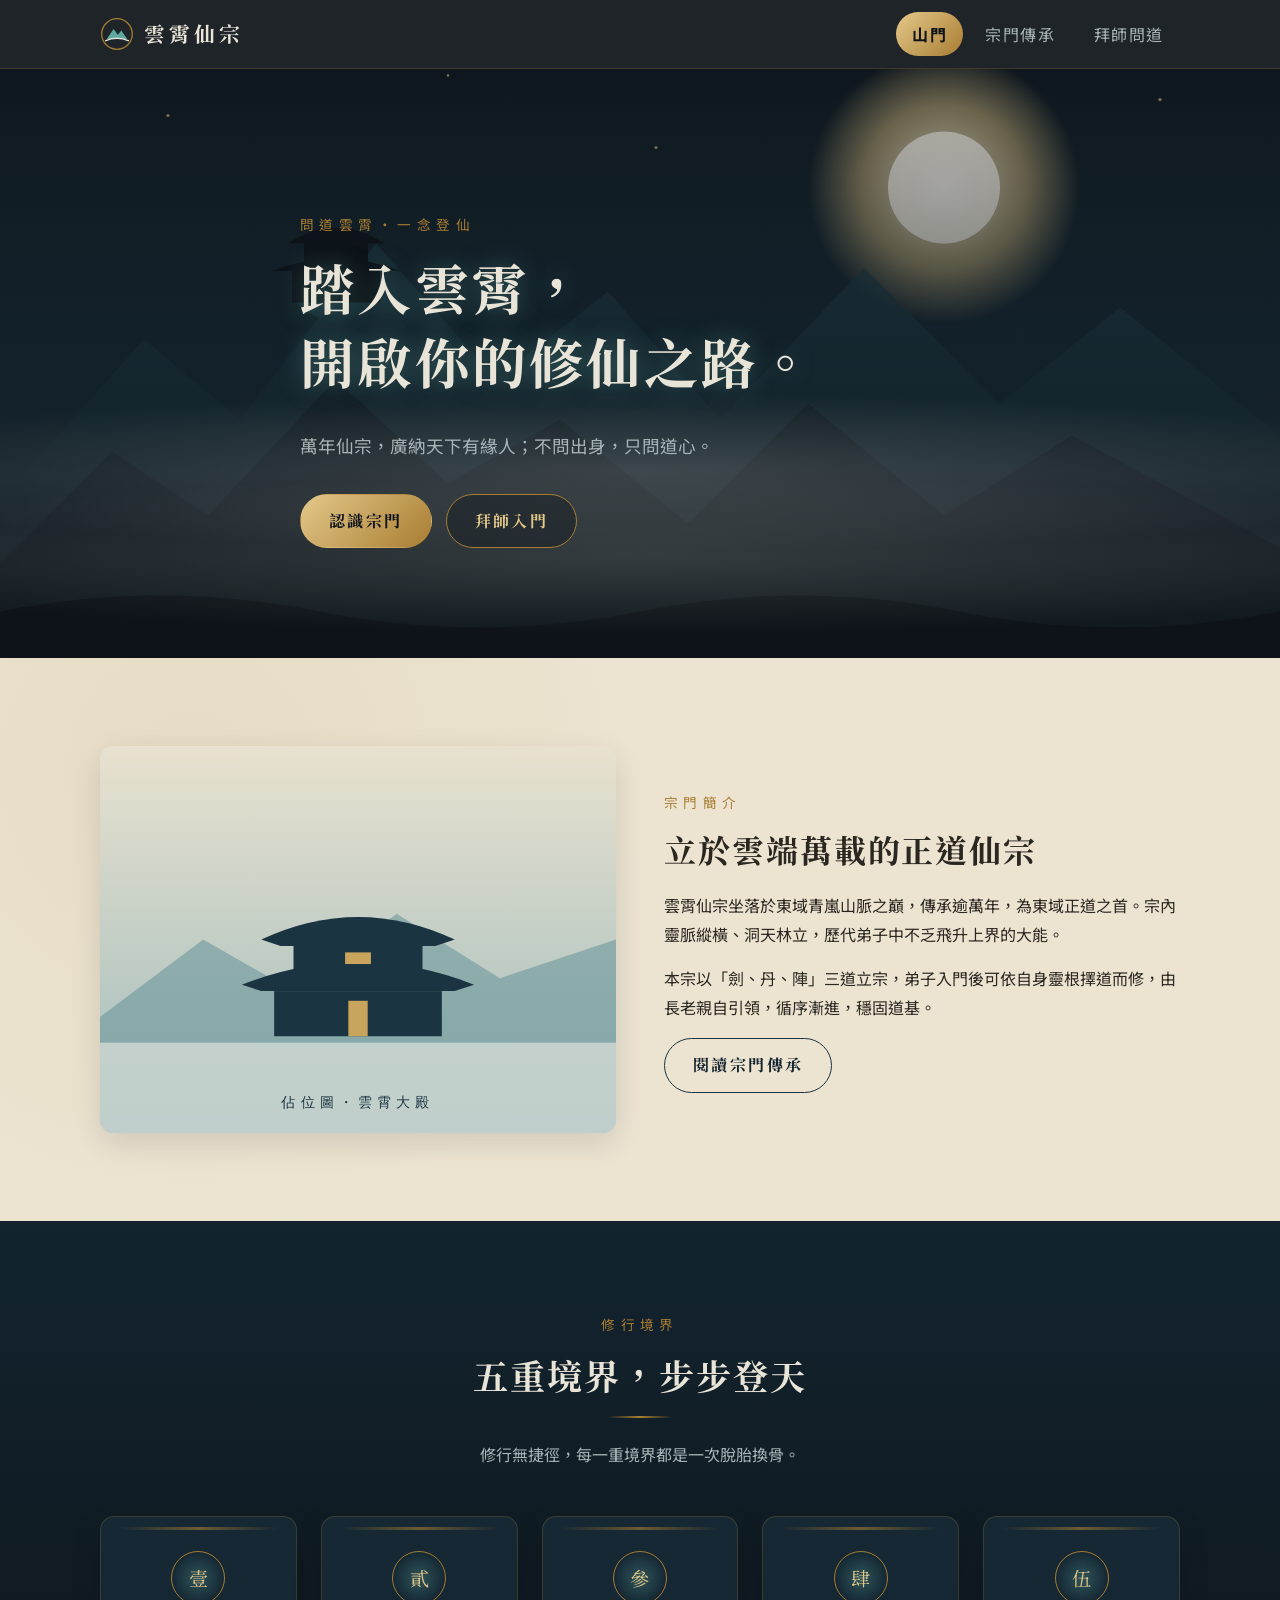
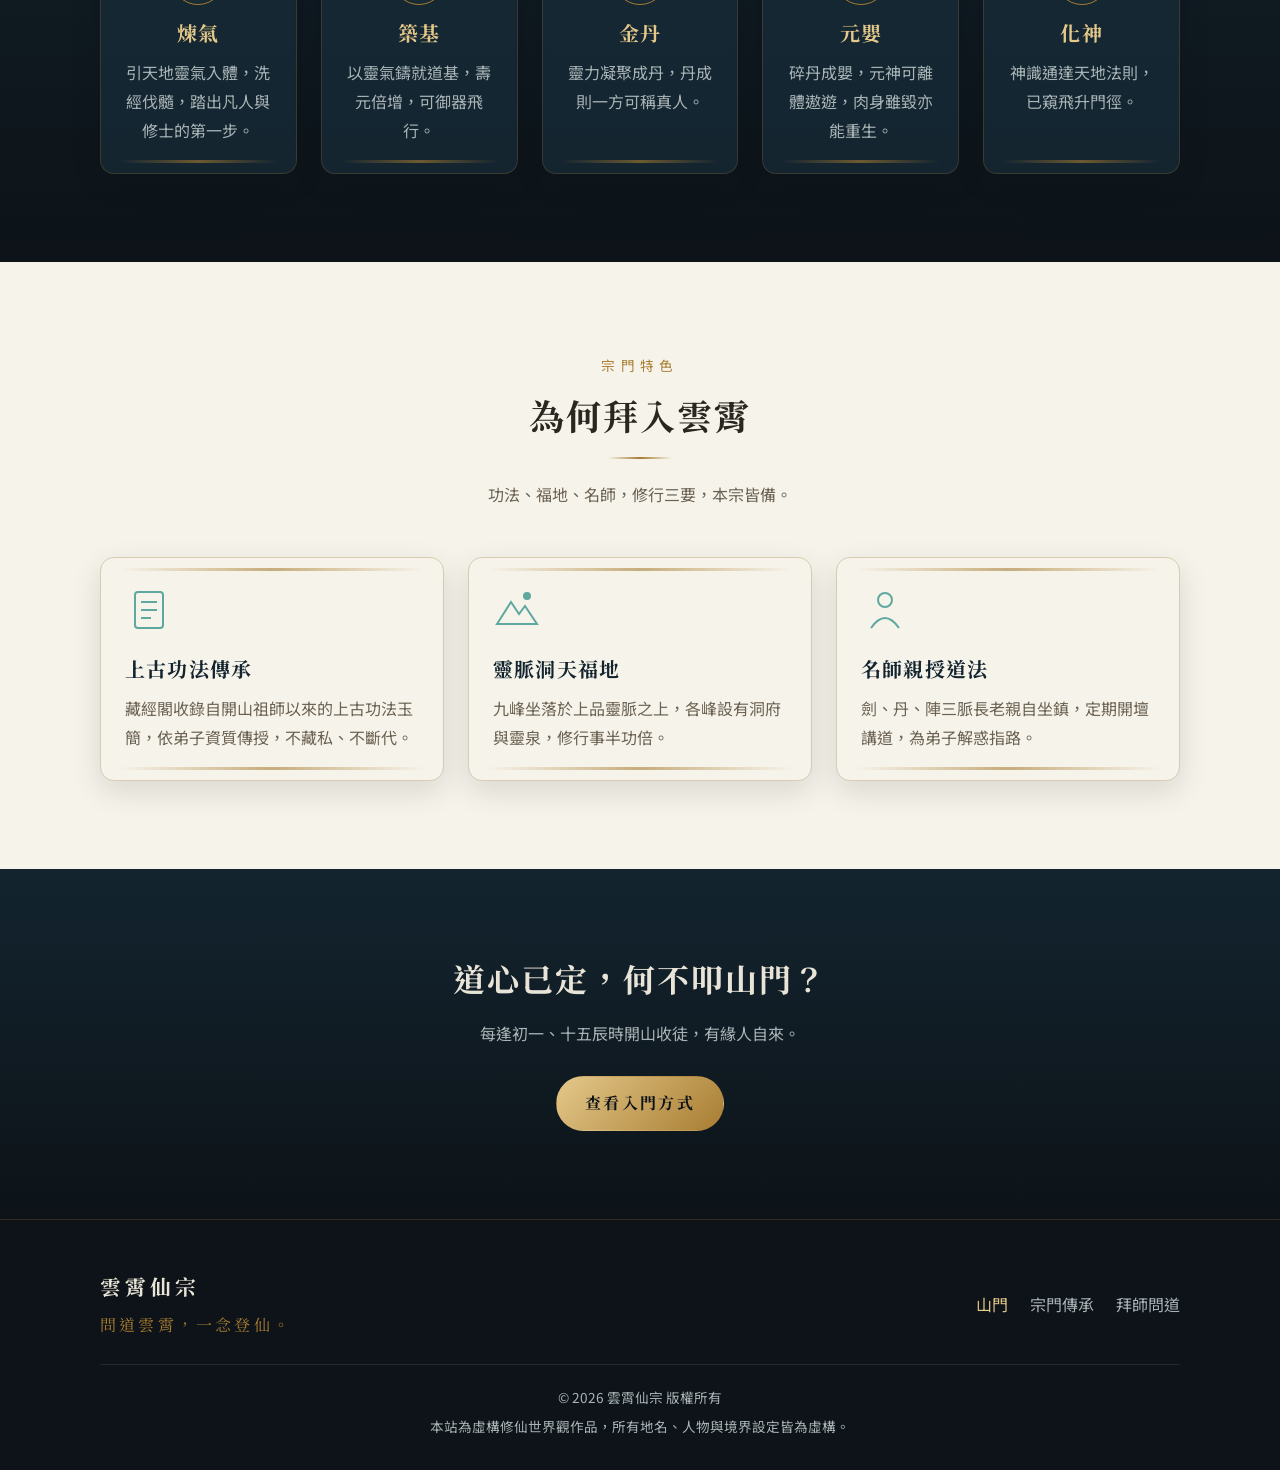
<file: pages/index.html>
<!DOCTYPE html>
<html lang="zh-Hant">
<head>
  <meta charset="UTF-8">
  <meta name="viewport" content="width=device-width, initial-scale=1.0">
  <meta name="description" content="雲霄仙宗——萬年仙宗，廣納天下有緣人。認識修行境界、宗門特色與拜師入門方式。（虛構修仙世界觀作品）">
  <title>雲霄仙宗｜山門</title>
  <link rel="preconnect" href="https://fonts.googleapis.com">
  <link rel="preconnect" href="https://fonts.gstatic.com" crossorigin>
  <link href="https://fonts.googleapis.com/css2?family=Noto+Sans+TC:wght@400;500;700&family=Noto+Serif+TC:wght@500;700&display=swap" rel="stylesheet">
  <link rel="stylesheet" href="assets/css/site.css">
</head>
<body>
  <a class="skip-link" href="#main">跳至主要內容</a>

  <header class="site-header">
    <nav class="container nav" aria-label="主選單">
      <a class="brand" href="index.html">
        <svg class="brand-mark" viewBox="0 0 40 40" aria-hidden="true">
          <circle cx="20" cy="20" r="18" fill="none" stroke="#a87d32" stroke-width="1.5"/>
          <path d="M8 26 L16 14 L21 21 L25 16 L32 26 Z" fill="#5fa8a0"/>
          <path d="M6 28 Q20 22 34 28" fill="none" stroke="#e9e4d8" stroke-width="1.5"/>
        </svg>
        雲霄仙宗
      </a>
      <button class="nav-toggle" type="button" aria-expanded="false" aria-controls="nav-menu" aria-label="展開選單"><span></span></button>
      <ul class="nav-menu" id="nav-menu">
        <li><a href="index.html" aria-current="page">山門</a></li>
        <li><a href="about.html">宗門傳承</a></li>
        <li><a href="contact.html">拜師問道</a></li>
      </ul>
    </nav>
  </header>

  <main id="main">
    <!-- 主視覺 -->
    <section class="hero">
      <img class="hero-bg" src="assets/images/hero-mountains.svg" alt="雲海之上的仙山與懸空樓閣，明月高掛（佔位圖）">
      <div class="mist mist-1" aria-hidden="true"></div>
      <div class="mist mist-2" aria-hidden="true"></div>
      <div class="container hero-content">
        <span class="hero-eyebrow">問道雲霄・一念登仙</span>
        <h1>踏入雲霄，<br>開啟你的修仙之路。</h1>
        <p class="hero-lead">萬年仙宗，廣納天下有緣人；不問出身，只問道心。</p>
        <div class="btn-group">
          <a class="btn btn-primary" href="about.html">認識宗門</a>
          <a class="btn btn-outline" href="contact.html">拜師入門</a>
        </div>
      </div>
    </section>

    <!-- 宗門簡介 -->
    <section class="section section-paper">
      <div class="container split">
        <div class="split-media">
          <img src="assets/images/sect-hall.svg" alt="雲霄峰頂的宗門大殿，雲霧環繞（佔位圖）">
        </div>
        <div class="split-text">
          <span class="eyebrow">宗門簡介</span>
          <h2>立於雲端萬載的正道仙宗</h2>
          <p>雲霄仙宗坐落於東域青嵐山脈之巔，傳承逾萬年，為東域正道之首。宗內靈脈縱橫、洞天林立，歷代弟子中不乏飛升上界的大能。</p>
          <p>本宗以「劍、丹、陣」三道立宗，弟子入門後可依自身靈根擇道而修，由長老親自引領，循序漸進，穩固道基。</p>
          <a class="btn btn-outline-dark" href="about.html">閱讀宗門傳承</a>
        </div>
      </div>
    </section>

    <!-- 修行境界 -->
    <section class="section section-dark">
      <div class="container">
        <div class="section-head">
          <span class="eyebrow">修行境界</span>
          <h2>五重境界，步步登天</h2>
          <p>修行無捷徑，每一重境界都是一次脫胎換骨。</p>
        </div>
        <div class="card-grid card-grid-5">
          <article class="card realm-card">
            <span class="realm-level">壹</span>
            <h3>煉氣</h3>
            <p>引天地靈氣入體，洗經伐髓，踏出凡人與修士的第一步。</p>
          </article>
          <article class="card realm-card">
            <span class="realm-level">貳</span>
            <h3>築基</h3>
            <p>以靈氣鑄就道基，壽元倍增，可御器飛行。</p>
          </article>
          <article class="card realm-card">
            <span class="realm-level">參</span>
            <h3>金丹</h3>
            <p>靈力凝聚成丹，丹成則一方可稱真人。</p>
          </article>
          <article class="card realm-card">
            <span class="realm-level">肆</span>
            <h3>元嬰</h3>
            <p>碎丹成嬰，元神可離體遨遊，肉身雖毀亦能重生。</p>
          </article>
          <article class="card realm-card">
            <span class="realm-level">伍</span>
            <h3>化神</h3>
            <p>神識通達天地法則，已窺飛升門徑。</p>
          </article>
        </div>
      </div>
    </section>

    <!-- 三項特色 -->
    <section class="section">
      <div class="container">
        <div class="section-head">
          <span class="eyebrow">宗門特色</span>
          <h2>為何拜入雲霄</h2>
          <p>功法、福地、名師，修行三要，本宗皆備。</p>
        </div>
        <div class="card-grid">
          <article class="card">
            <svg class="card-icon" viewBox="0 0 48 48" aria-hidden="true"><rect x="10" y="6" width="28" height="36" rx="3" fill="none" stroke="currentColor" stroke-width="2"/><path d="M16 16h16M16 24h16M16 32h10" stroke="currentColor" stroke-width="2"/></svg>
            <h3>上古功法傳承</h3>
            <p>藏經閣收錄自開山祖師以來的上古功法玉簡，依弟子資質傳授，不藏私、不斷代。</p>
          </article>
          <article class="card">
            <svg class="card-icon" viewBox="0 0 48 48" aria-hidden="true"><path d="M4 38 L18 16 L26 28 L32 20 L44 38 Z" fill="none" stroke="currentColor" stroke-width="2"/><circle cx="34" cy="10" r="4" fill="currentColor"/></svg>
            <h3>靈脈洞天福地</h3>
            <p>九峰坐落於上品靈脈之上，各峰設有洞府與靈泉，修行事半功倍。</p>
          </article>
          <article class="card">
            <svg class="card-icon" viewBox="0 0 48 48" aria-hidden="true"><circle cx="24" cy="14" r="7" fill="none" stroke="currentColor" stroke-width="2"/><path d="M10 42 Q24 22 38 42" fill="none" stroke="currentColor" stroke-width="2"/></svg>
            <h3>名師親授道法</h3>
            <p>劍、丹、陣三脈長老親自坐鎮，定期開壇講道，為弟子解惑指路。</p>
          </article>
        </div>
      </div>
    </section>

    <!-- CTA -->
    <section class="section section-dark cta">
      <div class="container">
        <h2>道心已定，何不叩山門？</h2>
        <p>每逢初一、十五辰時開山收徒，有緣人自來。</p>
        <div class="btn-group">
          <a class="btn btn-primary" href="contact.html">查看入門方式</a>
        </div>
      </div>
    </section>
  </main>

  <footer class="site-footer">
    <div class="container">
      <div class="footer-top">
        <div>
          <a class="brand" href="index.html">雲霄仙宗</a>
          <p class="footer-tagline">問道雲霄，一念登仙。</p>
        </div>
        <ul class="footer-links">
          <li><a href="index.html" aria-current="page">山門</a></li>
          <li><a href="about.html">宗門傳承</a></li>
          <li><a href="contact.html">拜師問道</a></li>
        </ul>
      </div>
      <div class="footer-bottom">
        <p>&copy; <span id="year">2026</span> 雲霄仙宗 版權所有</p>
        <p>本站為虛構修仙世界觀作品，所有地名、人物與境界設定皆為虛構。</p>
      </div>
    </div>
  </footer>

  <script src="assets/js/site.js"></script>
</body>
</html>
</file>
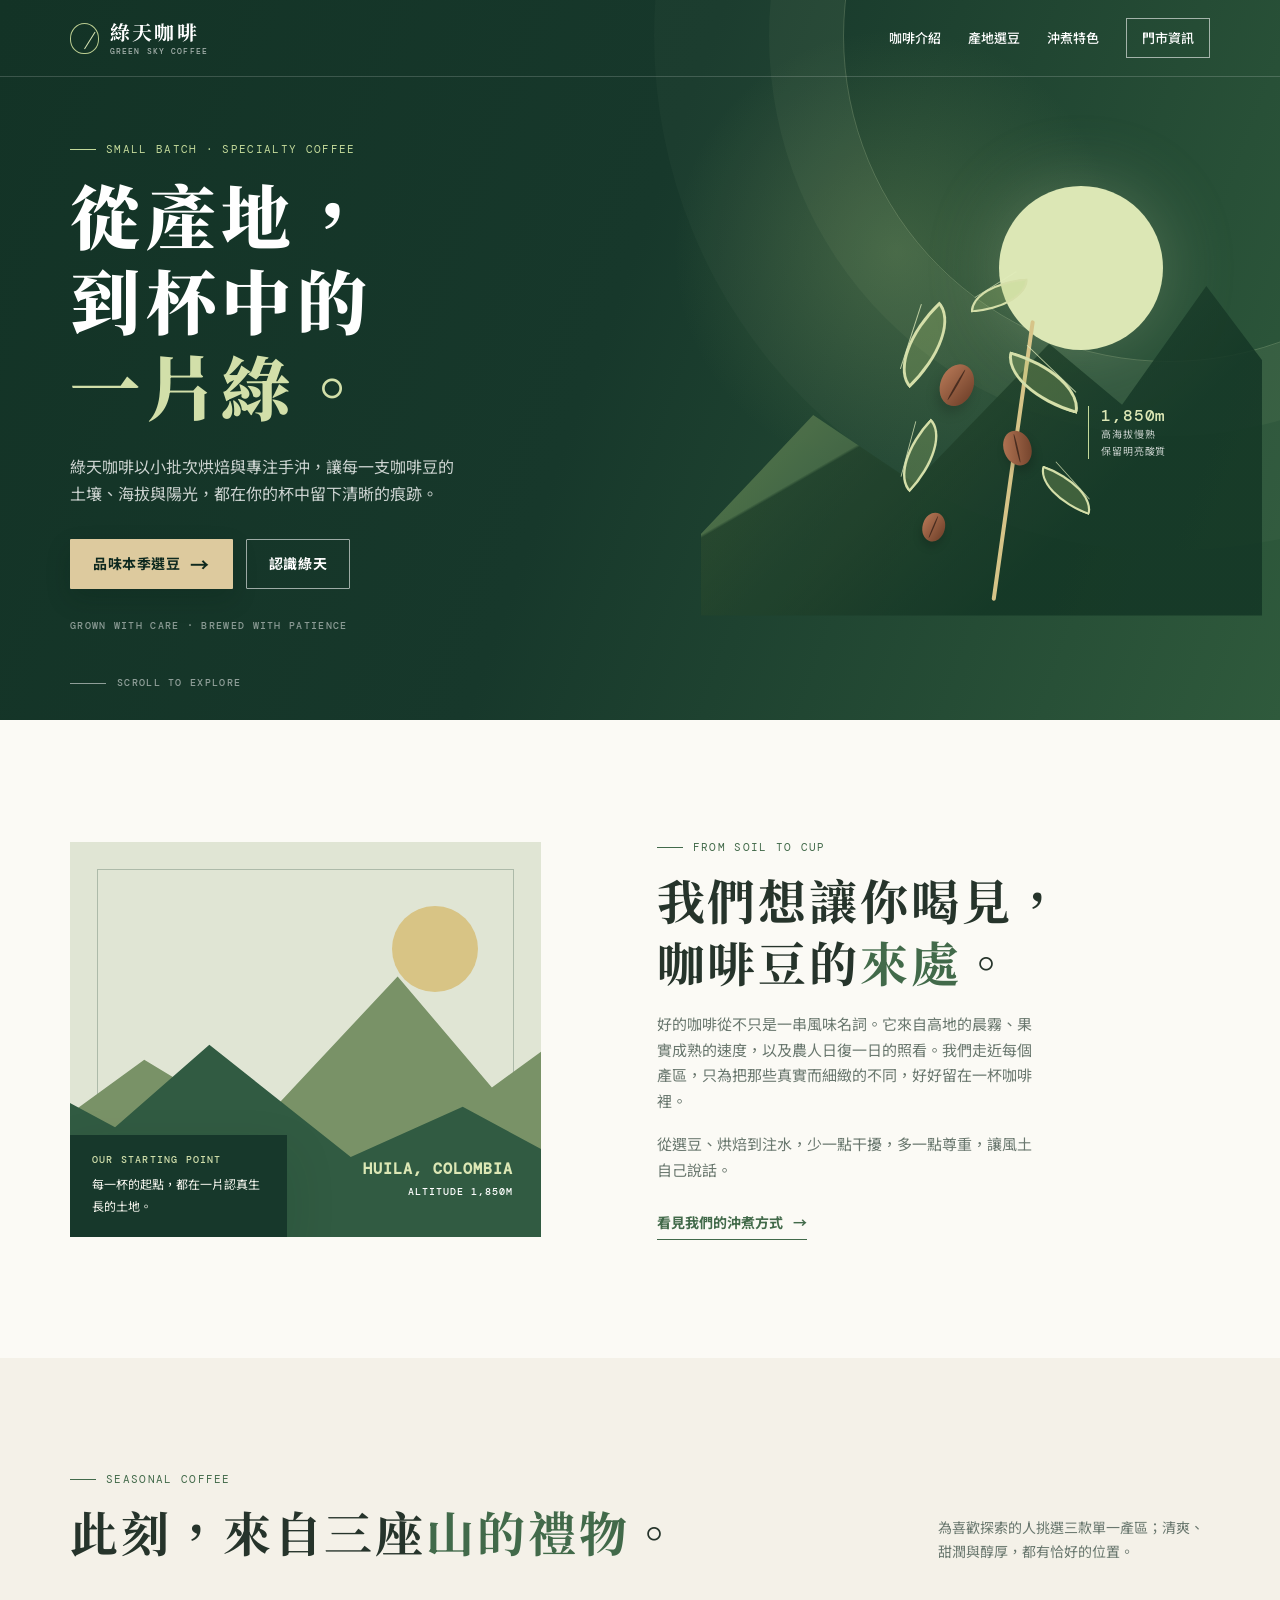
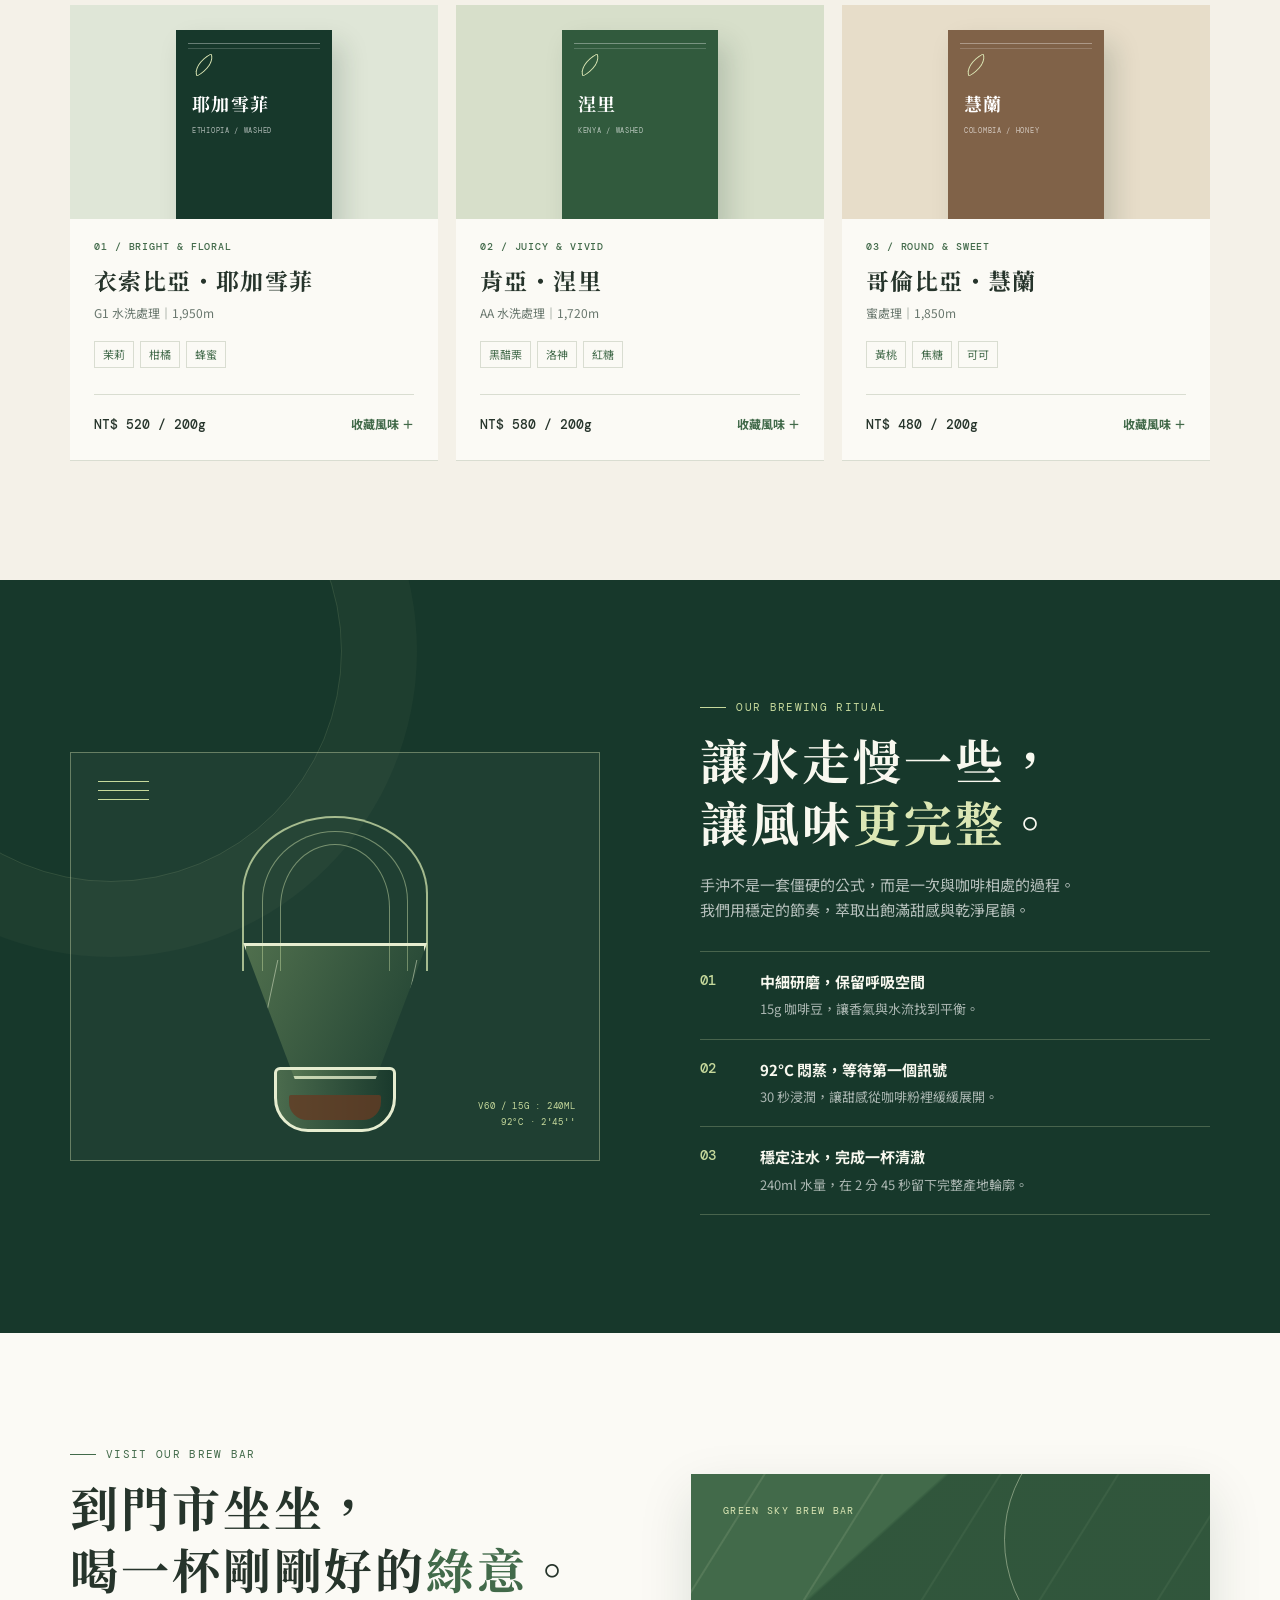
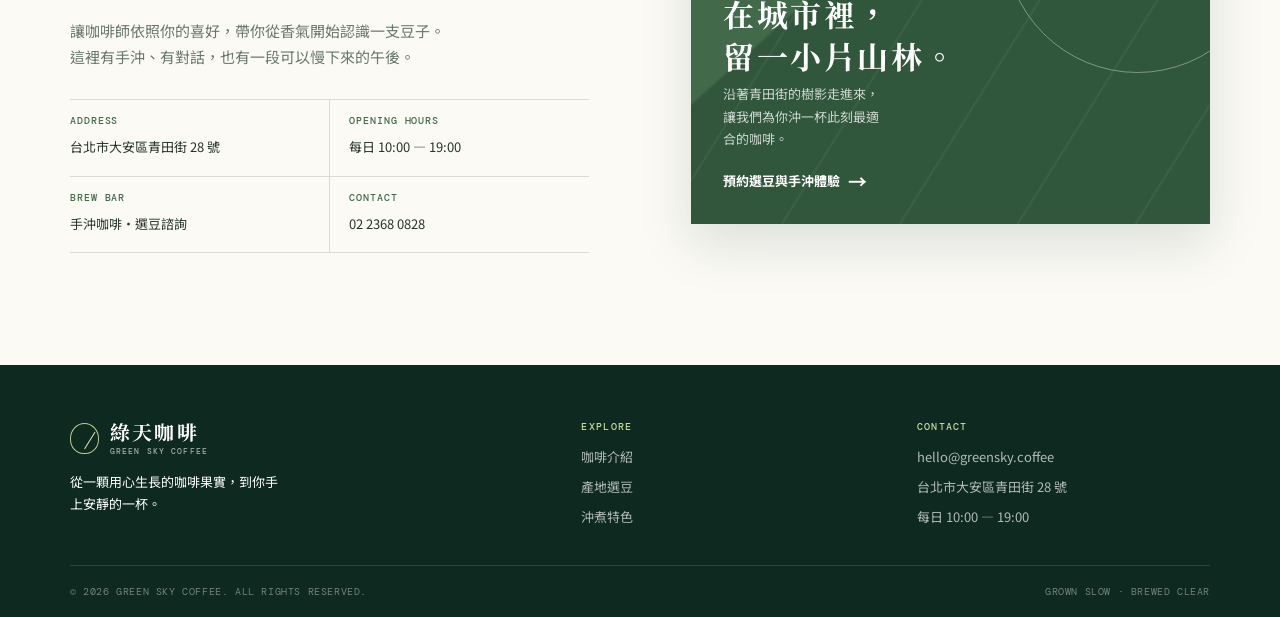
<file: refined/index.html>
<!DOCTYPE html>
<html lang="zh-Hant">
<head>
  <meta charset="UTF-8">
  <meta name="viewport" content="width=device-width, initial-scale=1.0">
  <meta name="description" content="綠天咖啡以小批次烘焙與手沖，讓每一支精品咖啡豆的產地風土清晰抵達杯中。">
  <title>綠天咖啡｜從產地，到杯中的一片綠</title>
  <link rel="preconnect" href="https://fonts.googleapis.com">
  <link rel="preconnect" href="https://fonts.gstatic.com" crossorigin>
  <link href="https://fonts.googleapis.com/css2?family=DM+Mono:wght@400;500&family=Noto+Sans+TC:wght@400;500;600;700&family=Noto+Serif+TC:wght@500;600;700;900&display=swap" rel="stylesheet">
  <style>
    :root {
      --forest: #17382b;
      --deep-forest: #0e291f;
      --moss: #426a4a;
      --leaf: #9aaa72;
      --cream: #f4f1e8;
      --paper: #fbfaf5;
      --oat: #ddca9e;
      --clay: #ad7655;
      --ink: #26342b;
      --muted: #69776e;
      --line: #d9ddd1;
      --shadow: 0 20px 50px rgba(18, 45, 32, .13);
    }

    * { box-sizing: border-box; }
    html { scroll-behavior: smooth; }
    body { margin: 0; background: var(--cream); color: var(--ink); font-family: "Noto Sans TC", sans-serif; line-height: 1.7; -webkit-font-smoothing: antialiased; }
    a { color: inherit; text-decoration: none; }
    button, input { font: inherit; }
    button { cursor: pointer; }
    .container { width: min(1140px, calc(100% - 52px)); margin: 0 auto; }
    .sr-only { position: absolute; width: 1px; height: 1px; overflow: hidden; clip: rect(0,0,0,0); white-space: nowrap; }
    .eyebrow { display: flex; align-items: center; gap: 10px; margin: 0 0 12px; color: var(--moss); font-family: "DM Mono", monospace; font-size: 11px; letter-spacing: .12em; }
    .eyebrow::before { content: ""; width: 26px; height: 1px; background: currentColor; }
    .title { margin: 0; font: 700 clamp(30px, 4vw, 48px)/1.3 "Noto Serif TC", serif; letter-spacing: .06em; }
    .title strong { color: var(--moss); font: inherit; }
    .copy { max-width: 48ch; margin: 18px 0 0; color: var(--muted); font-size: 15px; }
    .button { display: inline-flex; align-items: center; justify-content: center; gap: 10px; min-height: 50px; padding: 12px 22px; border: 1px solid transparent; border-radius: 1px; font-size: 14px; font-weight: 700; letter-spacing: .04em; transition: transform .2s ease, background .2s ease, color .2s ease, border-color .2s ease; }
    .button:hover { transform: translateY(-2px); }
    .button:focus-visible, a:focus-visible, button:focus-visible, input:focus-visible { outline: 3px solid #d3c66b; outline-offset: 3px; }
    .button-main { color: var(--deep-forest); background: var(--oat); box-shadow: 0 10px 24px rgba(7, 27, 18, .18); }
    .button-main:hover { background: #eddaac; }
    .button-light { border-color: rgba(255,255,255,.58); color: #fff; }
    .button-light:hover { background: rgba(255,255,255,.12); }
    .icon-arrow { font-size: 19px; line-height: 1; }

    /* Header */
    .header { position: absolute; z-index: 10; width: 100%; color: #fff; border-bottom: 1px solid rgba(255,255,255,.17); }
    .nav { display: flex; min-height: 76px; align-items: center; justify-content: space-between; }
    .brand { display: flex; align-items: center; gap: 11px; font: 700 20px/1 "Noto Serif TC", serif; letter-spacing: .11em; }
    .brand-symbol { position: relative; width: 29px; height: 31px; border: 1px solid #bbcd91; border-radius: 50% 50% 47% 47%; color: #d9e5b6; }
    .brand-symbol::before { content: ""; position: absolute; top: 5px; left: 13px; width: 1px; height: 20px; background: #d9e5b6; transform: rotate(32deg); transform-origin: bottom; }
    .brand small { display: block; margin-top: 5px; color: rgba(255,255,255,.63); font: 500 8px/1 "DM Mono", monospace; letter-spacing: .14em; }
    .nav-links { display: flex; align-items: center; gap: 27px; font-size: 13px; font-weight: 500; }
    .nav-links a { position: relative; padding: 6px 0; }
    .nav-links a:not(.nav-book)::after { content: ""; position: absolute; right: 0; bottom: 0; left: 0; height: 1px; background: var(--leaf); transform: scaleX(0); transform-origin: right; transition: transform .2s; }
    .nav-links a:not(.nav-book):hover::after { transform: scaleX(1); transform-origin: left; }
    .nav-book { padding: 8px 15px !important; border: 1px solid rgba(255,255,255,.58); }
    .nav-book:hover { color: var(--forest); background: #fff; }
    .menu-button { display: none; width: 40px; height: 40px; border: 0; color: #fff; background: transparent; font-size: 23px; }

    /* Hero */
    .hero { position: relative; min-height: 720px; overflow: hidden; color: #fff; background: var(--forest); }
    .hero::before { content: ""; position: absolute; inset: 0; background: radial-gradient(circle at 70% 35%, rgba(141,170,103,.28), transparent 22%), linear-gradient(110deg, #133326 0%, #17382b 47%, #2f5a3c 100%); }
    .hero::after { content: ""; position: absolute; top: -290px; right: -215px; width: 650px; height: 650px; border: 1px solid rgba(223,235,186,.22); border-radius: 50%; box-shadow: 0 0 0 74px rgba(223,235,186,.045), 0 0 0 189px rgba(223,235,186,.025); }
    .hero-grid { position: relative; z-index: 1; display: grid; grid-template-columns: 1.05fr .95fr; gap: 35px; align-items: center; min-height: 720px; padding: 126px 0 72px; }
    .hero .eyebrow { color: #c3d99a; }
    .hero h1 { max-width: 12ch; margin: 0; font: 900 clamp(43px, 5.5vw, 70px)/1.22 "Noto Serif TC", serif; letter-spacing: .08em; }
    .hero h1 em { color: #d2dfa9; font-style: normal; }
    .hero-lede { max-width: 43ch; margin: 26px 0 31px; color: rgba(255,255,255,.78); font-size: 16px; }
    .hero-actions { display: flex; flex-wrap: wrap; gap: 13px; }
    .hero-signature { margin: 29px 0 0; color: rgba(255,255,255,.5); font: 500 10px/1.6 "DM Mono", monospace; letter-spacing: .13em; }
    .hero-visual { position: relative; height: 453px; }
    .sun-disc { position: absolute; top: 25px; right: 9%; width: 164px; height: 164px; border-radius: 50%; background: #dce7b5; box-shadow: 0 0 72px rgba(220,231,181,.25); }
    .hill { position: absolute; right: -10%; bottom: -2px; width: 107%; height: 75%; clip-path: polygon(0 76%, 20% 41%, 38% 61%, 62% 20%, 75% 38%, 90% 3%, 100% 25%, 100% 100%, 0 100%); background: linear-gradient(136deg, #72905c, #244c36 69%); opacity: .88; }
    .hill::after { content: ""; position: absolute; inset: 0; background: linear-gradient(150deg, transparent 39%, rgba(8,38,25,.55) 39.5% 100%); }
    .coffee-plant { position: absolute; z-index: 2; right: 19%; bottom: 13px; width: 255px; height: 330px; transform: rotate(-4deg); }
    .stem { position: absolute; bottom: 0; left: 125px; width: 4px; height: 283px; border-radius: 4px; background: #d6c488; transform: rotate(12deg); transform-origin: bottom; }
    .leaf { position: absolute; width: 82px; height: 42px; border: 3px solid #d5dfa9; border-radius: 100% 0 100% 0; background: rgba(173,202,117,.26); }
    .leaf::after { content: ""; position: absolute; top: 50%; left: 4px; width: 68px; height: 1px; background: rgba(226,237,189,.78); transform: rotate(-28deg); transform-origin: left; }
    .leaf-a { top: 49px; left: 35px; transform: rotate(-40deg); }
    .leaf-b { top: 95px; right: 22px; transform: rotate(20deg) scaleX(-1); }
    .leaf-c { top: 159px; left: 23px; transform: rotate(-43deg) scale(.84); }
    .leaf-d { top: 204px; right: 7px; transform: rotate(24deg) scaleX(-1) scale(.74); }
    .leaf-e { top: 5px; right: 60px; transform: rotate(0deg) scale(.72); }
    .bean { position: absolute; z-index: 3; width: 33px; height: 43px; border-radius: 50%; background: linear-gradient(110deg, #b87957, #6d3e28); box-shadow: 0 8px 12px rgba(0,0,0,.17); }
    .bean::before { content: ""; position: absolute; top: 4px; bottom: 4px; left: 15px; width: 2px; border-radius: 50%; background: rgba(45,26,19,.72); transform: rotate(8deg); }
    .bean-1 { top: 91px; left: 89px; transform: rotate(26deg); }
    .bean-2 { top: 158px; right: 77px; transform: rotate(-17deg) scale(.83); }
    .bean-3 { top: 231px; left: 56px; transform: rotate(19deg) scale(.68); }
    .origin-tag { position: absolute; z-index: 3; top: 52%; right: -2%; width: 132px; padding-left: 12px; border-left: 1px solid #c3d99a; color: rgba(255,255,255,.76); font-size: 10px; line-height: 1.7; letter-spacing: .08em; }
    .origin-tag b { display: block; color: #dce7b5; font: 500 16px/1.2 "DM Mono", monospace; }
    .scroll-hint { position: absolute; bottom: 22px; left: max(26px, calc((100% - 1140px) / 2)); z-index: 2; display: flex; gap: 11px; align-items: center; color: rgba(255,255,255,.52); font: 500 10px/1 "DM Mono", monospace; letter-spacing: .13em; }
    .scroll-hint::before { content: ""; width: 36px; height: 1px; background: currentColor; }

    /* Story */
    .story { padding: 118px 0; background: var(--paper); }
    .story-grid { display: grid; grid-template-columns: .92fr 1.08fr; gap: clamp(46px, 9vw, 120px); align-items: center; }
    .origin-window { position: relative; min-height: 395px; overflow: hidden; background: #e0e5d4; }
    .origin-window::before { content: ""; position: absolute; inset: 27px; border: 1px solid rgba(23,56,43,.25); }
    .origin-sun { position: absolute; top: 64px; right: 63px; width: 86px; height: 86px; border-radius: 50%; background: #d8c485; }
    .origin-hill-one, .origin-hill-two { position: absolute; right: -12%; bottom: -2%; left: -13%; clip-path: polygon(0 72%, 23% 40%, 42% 62%, 66% 13%, 82% 49%, 100% 24%, 100% 100%, 0 100%); }
    .origin-hill-one { height: 78%; background: #799267; }
    .origin-hill-two { height: 58%; background: #315b42; transform: scaleX(-1); }
    .origin-label { position: absolute; z-index: 2; right: 28px; bottom: 27px; color: #fff; font: 500 10px/1.7 "DM Mono", monospace; letter-spacing: .1em; text-align: right; }
    .origin-label b { display: block; color: #dce7b5; font-size: 15px; }
    .story-note { position: absolute; z-index: 3; bottom: 0; left: 0; width: 217px; padding: 20px 22px; color: #f9f8f1; background: var(--forest); box-shadow: var(--shadow); }
    .story-note b { display: block; margin-bottom: 8px; color: #cfddaa; font: 500 10px/1 "DM Mono", monospace; letter-spacing: .12em; }
    .story-note p { margin: 0; font-size: 12px; line-height: 1.8; }
    .story-link { display: inline-flex; gap: 10px; margin-top: 29px; padding-bottom: 4px; border-bottom: 1px solid var(--moss); color: var(--moss); font-size: 14px; font-weight: 700; }

    /* Selection */
    .selection { padding: 112px 0 120px; background: var(--cream); }
    .section-head { display: flex; align-items: end; justify-content: space-between; gap: 30px; margin-bottom: 42px; }
    .section-head .copy { max-width: 34ch; margin: 0; font-size: 14px; }
    .coffee-grid { display: grid; grid-template-columns: repeat(3, 1fr); gap: 18px; }
    .coffee-card { display: flex; flex-direction: column; min-height: 455px; background: var(--paper); box-shadow: 0 1px 0 var(--line); transition: transform .25s ease, box-shadow .25s ease; }
    .coffee-card:hover { transform: translateY(-6px); box-shadow: var(--shadow); }
    .bag-visual { position: relative; height: 214px; overflow: hidden; background: #dfe6d7; }
    .coffee-card:nth-child(2) .bag-visual { background: #d7dfca; }
    .coffee-card:nth-child(3) .bag-visual { background: #e7ddc9; }
    .bag { position: absolute; right: 50%; bottom: -10px; width: 156px; height: 199px; padding: 28px 16px; color: #fff; background: var(--forest); box-shadow: 10px 14px 25px rgba(20,50,36,.17); transform: translateX(50%); }
    .coffee-card:nth-child(2) .bag { background: #315a3d; }
    .coffee-card:nth-child(3) .bag { background: #806248; }
    .bag::before { content: ""; position: absolute; top: 13px; right: 12px; left: 12px; height: 1px; background: rgba(255,255,255,.35); box-shadow: 0 5px 0 rgba(255,255,255,.18); }
    .bag .mini-leaf { display: block; width: 24px; height: 14px; margin-bottom: 19px; border: 1px solid #dce7b5; border-radius: 100% 0; transform: rotate(-28deg); }
    .bag .bag-name { position: relative; z-index: 1; font: 700 18px/1.3 "Noto Serif TC", serif; letter-spacing: .07em; }
    .bag .bag-origin { display: block; margin-top: 7px; color: rgba(255,255,255,.65); font: 400 7px/1.4 "DM Mono", monospace; letter-spacing: .1em; }
    .card-body { display: flex; flex: 1; flex-direction: column; padding: 23px 24px 22px; }
    .card-index { color: var(--moss); font: 500 10px/1 "DM Mono", monospace; letter-spacing: .09em; }
    .card-body h3 { margin: 13px 0 5px; font: 700 23px/1.4 "Noto Serif TC", serif; letter-spacing: .06em; }
    .card-origin { margin: 0; color: var(--muted); font-size: 12px; }
    .flavour { display: flex; flex-wrap: wrap; gap: 6px; margin: 18px 0 auto; }
    .flavour span { padding: 3px 8px; border: 1px solid var(--line); color: var(--moss); font-size: 11px; }
    .card-footer { display: flex; align-items: center; justify-content: space-between; gap: 12px; margin-top: 20px; padding-top: 15px; border-top: 1px solid var(--line); }
    .price { font: 500 13px/1 "DM Mono", monospace; }
    .save-button { padding: 4px 0; border: 0; color: var(--moss); background: transparent; font-size: 12px; font-weight: 700; }
    .save-button:hover { color: var(--clay); }

    /* Brew */
    .brew { position: relative; overflow: hidden; padding: 118px 0; color: #f8f8ef; background: var(--forest); }
    .brew::before { content: ""; position: absolute; top: -160px; left: -120px; width: 460px; height: 460px; border: 1px solid rgba(211,227,166,.14); border-radius: 50%; box-shadow: 0 0 0 75px rgba(211,227,166,.035); }
    .brew-grid { position: relative; z-index: 1; display: grid; grid-template-columns: 1.02fr .98fr; gap: clamp(45px, 8vw, 100px); align-items: center; }
    .brew .eyebrow { color: #c6d99c; }
    .brew .title strong { color: #dce7b5; }
    .brew .copy { color: rgba(255,255,255,.69); }
    .brew-drawing { position: relative; min-height: 409px; border: 1px solid rgba(220,231,181,.38); background: rgba(255,255,255,.035); }
    .brew-drawing::before { content: ""; position: absolute; top: 28px; left: 27px; width: 51px; height: 1px; background: #c6d99c; box-shadow: 0 9px 0 #c6d99c, 0 18px 0 #c6d99c; }
    .water-lines { position: absolute; top: 63px; left: 50%; width: 186px; height: 155px; border: 2px solid rgba(210,228,174,.75); border-bottom: 0; border-radius: 50% 50% 0 0; transform: translateX(-50%); }
    .water-lines::before, .water-lines::after { content: ""; position: absolute; top: 13px; right: 18px; bottom: 0; left: 18px; border: 1px solid rgba(210,228,174,.48); border-bottom: 0; border-radius: 50% 50% 0 0; }
    .water-lines::after { top: 26px; right: 36px; left: 36px; }
    .dripper { position: absolute; bottom: 81px; left: 50%; width: 184px; height: 136px; border: 3px solid #e6edd0; background: linear-gradient(115deg, rgba(173,203,129,.34), rgba(30,74,48,.14)); clip-path: polygon(0 0,100% 0,72% 100%,28% 100%); transform: translateX(-50%); }
    .dripper::before { content: ""; position: absolute; top: 14px; right: 19px; bottom: 0; left: 19px; border-left: 1px solid rgba(230,237,208,.5); border-right: 1px solid rgba(230,237,208,.5); transform: skewX(-12deg); }
    .server { position: absolute; bottom: 28px; left: 50%; width: 122px; height: 65px; border: 3px solid #e6edd0; border-radius: 6px 6px 34px 34px; background: linear-gradient(90deg, rgba(160,192,130,.34), rgba(9,41,27,.24)); transform: translateX(-50%); }
    .server::after { content: ""; position: absolute; right: 12px; bottom: 9px; left: 12px; height: 25px; border-radius: 2px 2px 18px 18px; background: rgba(100,59,35,.8); }
    .brew-caption { position: absolute; right: 24px; bottom: 21px; color: #c6d99c; font: 400 9px/1.8 "DM Mono", monospace; letter-spacing: .08em; text-align: right; }
    .method-list { display: grid; gap: 0; margin: 28px 0 0; padding: 0; list-style: none; }
    .method-list li { display: grid; grid-template-columns: 45px 1fr; gap: 15px; padding: 17px 0; border-top: 1px solid rgba(220,231,181,.25); }
    .method-list li:last-child { border-bottom: 1px solid rgba(220,231,181,.25); }
    .method-no { color: #c6d99c; font: 500 14px/1.7 "DM Mono", monospace; }
    .method-text b { display: block; font-size: 15px; }
    .method-text span { color: rgba(255,255,255,.64); font-size: 13px; }

    /* Visit */
    .visit { padding: 112px 0; background: var(--paper); }
    .visit-grid { display: grid; grid-template-columns: 1fr 1fr; gap: clamp(42px, 8vw, 105px); align-items: center; }
    .store-card { position: relative; min-height: 350px; overflow: hidden; color: #fff; background: var(--moss); box-shadow: var(--shadow); }
    .store-card::before { content: ""; position: absolute; inset: 0; opacity: .68; background: linear-gradient(138deg, transparent 28%, rgba(11,45,30,.46) 28.5% 100%), repeating-linear-gradient(122deg, transparent 0 61px, rgba(224,235,195,.18) 62px 63px, transparent 64px 100px); }
    .store-card::after { content: ""; position: absolute; top: -68px; right: -61px; width: 265px; height: 265px; border: 1px solid rgba(227,237,203,.44); border-radius: 50%; }
    .store-inner { position: relative; z-index: 1; display: flex; min-height: 350px; flex-direction: column; padding: 32px; }
    .store-kicker { margin: 0; color: #dce7b5; font: 400 10px/1 "DM Mono", monospace; letter-spacing: .13em; }
    .store-inner h3 { margin: auto 0 7px; font: 700 31px/1.35 "Noto Serif TC", serif; letter-spacing: .08em; }
    .store-inner p:not(.store-kicker) { max-width: 23ch; margin: 0; color: rgba(255,255,255,.76); font-size: 13px; }
    .store-link { display: inline-flex; align-items: center; gap: 8px; margin-top: 20px; color: #fff; font-size: 13px; font-weight: 700; }
    .details { display: grid; grid-template-columns: repeat(2, 1fr); gap: 0; margin: 30px 0 0; }
    .detail { padding: 16px 0; border-top: 1px solid var(--line); }
    .detail:nth-last-child(-n+2) { border-bottom: 1px solid var(--line); }
    .detail:nth-child(odd) { padding-right: 19px; }
    .detail:nth-child(even) { padding-left: 19px; border-left: 1px solid var(--line); }
    .detail b { display: block; margin-bottom: 6px; color: var(--moss); font: 500 10px/1 "DM Mono", monospace; letter-spacing: .09em; }
    .detail span { font-size: 13px; }

    /* Footer and small UI */
    footer { color: rgba(255,255,255,.68); background: var(--deep-forest); }
    .footer-grid { display: grid; grid-template-columns: 1.6fr 1fr 1fr; gap: 42px; padding: 57px 0 37px; }
    .footer-brand { color: #fff; }
    .footer-brand p { max-width: 30ch; margin: 16px 0 0; font-size: 13px; }
    .footer-heading { margin: 0 0 14px; color: #c6d99c; font: 500 10px/1 "DM Mono", monospace; letter-spacing: .13em; }
    .footer-list { margin: 0; padding: 0; list-style: none; font-size: 13px; }
    .footer-list li + li { margin-top: 8px; }
    .footer-list a:hover { color: #fff; }
    .footer-bottom { display: flex; justify-content: space-between; gap: 20px; padding: 18px 0; border-top: 1px solid rgba(255,255,255,.13); color: rgba(255,255,255,.42); font: 400 10px/1.5 "DM Mono", monospace; letter-spacing: .06em; }
    .toast { position: fixed; right: 22px; bottom: 22px; z-index: 30; max-width: min(340px, calc(100% - 44px)); padding: 13px 17px; border-left: 3px solid var(--oat); color: #fff; background: var(--deep-forest); box-shadow: var(--shadow); font-size: 13px; opacity: 0; pointer-events: none; transform: translateY(12px); transition: opacity .23s ease, transform .23s ease; }
    .toast.show { opacity: 1; transform: translateY(0); }
    .reveal { opacity: 0; transform: translateY(18px); transition: opacity .65s ease, transform .65s ease; }
    .reveal.in { opacity: 1; transform: translateY(0); }

    @media (max-width: 840px) {
      .nav { min-height: 68px; }
      .menu-button { display: block; }
      .nav-links { position: absolute; top: 68px; right: 0; left: 0; display: grid; gap: 0; max-height: 0; overflow: hidden; background: #112f23; transition: max-height .28s ease; }
      .nav-links.open { max-height: 300px; border-top: 1px solid rgba(255,255,255,.14); }
      .nav-links a { padding: 13px 26px; border-bottom: 1px solid rgba(255,255,255,.1); }
      .nav-links .nav-book { margin: 10px 26px; text-align: center; }
      .hero, .hero-grid { min-height: 725px; }
      .hero-grid { grid-template-columns: 1fr; padding-top: 110px; }
      .hero-visual { height: 280px; margin-top: -40px; }
      .sun-disc { top: 8px; right: 14%; width: 118px; height: 118px; }
      .hill { width: 86%; height: 97%; }
      .coffee-plant { right: 16%; bottom: -24px; transform: scale(.75) rotate(-4deg); transform-origin: bottom right; }
      .origin-tag { top: 45%; right: 1%; }
      .story-grid, .brew-grid, .visit-grid { grid-template-columns: 1fr; }
      .origin-window { max-width: 560px; width: 100%; }
      .coffee-grid { grid-template-columns: repeat(2, 1fr); }
      .coffee-card:last-child { grid-column: span 2; }
      .footer-grid { grid-template-columns: 1.4fr 1fr; }
      .footer-brand { grid-column: span 2; }
    }

    @media (max-width: 570px) {
      .container { width: min(100% - 34px, 1140px); }
      .hero, .hero-grid { min-height: 680px; }
      .hero-grid { padding-top: 99px; padding-bottom: 44px; }
      .hero h1 { font-size: 40px; }
      .hero-lede { margin: 19px 0 23px; font-size: 14px; }
      .hero-visual { height: 238px; }
      .origin-tag { display: none; }
      .scroll-hint { bottom: 12px; left: 17px; }
      .story, .selection, .brew, .visit { padding: 76px 0; }
      .origin-window { min-height: 335px; }
      .story-note { width: 190px; padding: 16px; }
      .section-head { display: block; }
      .section-head .copy { margin-top: 15px; }
      .coffee-grid { grid-template-columns: 1fr; }
      .coffee-card:last-child { grid-column: auto; }
      .brew-drawing { min-height: 325px; }
      .water-lines { transform: translateX(-50%) scale(.82); transform-origin: top; }
      .dripper { transform: translateX(-50%) scale(.8); transform-origin: bottom; }
      .server { transform: translateX(-50%) scale(.8); transform-origin: bottom; }
      .details { grid-template-columns: 1fr; }
      .detail, .detail:nth-last-child(-n+2) { border-bottom: 0; }
      .detail:first-child { border-top: 1px solid var(--line); }
      .detail:last-child { border-bottom: 1px solid var(--line); }
      .detail:nth-child(even) { padding-left: 0; border-left: 0; }
      .footer-grid { grid-template-columns: 1fr; gap: 30px; }
      .footer-brand { grid-column: auto; }
      .footer-bottom { display: block; }
      .footer-bottom span + span { display: block; margin-top: 6px; }
    }

    @media (prefers-reduced-motion: reduce) {
      html { scroll-behavior: auto; }
      *, *::before, *::after { transition-duration: .01ms !important; animation-duration: .01ms !important; }
      .reveal { opacity: 1; transform: none; }
    }
  </style>
</head>
<body>
  <header class="header" id="top">
    <nav class="nav container" aria-label="主要導覽">
      <a class="brand" href="#top" aria-label="回到綠天咖啡首頁"><span class="brand-symbol" aria-hidden="true"></span><span>綠天咖啡<small>GREEN SKY COFFEE</small></span></a>
      <button class="menu-button" type="button" aria-label="開啟導覽選單" aria-expanded="false" aria-controls="navLinks">☰</button>
      <div class="nav-links" id="navLinks">
        <a href="#story">咖啡介紹</a>
        <a href="#selection">產地選豆</a>
        <a href="#brew">沖煮特色</a>
        <a class="nav-book" href="#visit">門市資訊</a>
      </div>
    </nav>
  </header>

  <main>
    <section class="hero" aria-labelledby="heroTitle">
      <div class="hero-grid container">
        <div class="reveal">
          <p class="eyebrow">SMALL BATCH · SPECIALTY COFFEE</p>
          <h1 id="heroTitle">從產地，<br>到杯中的<br><em>一片綠。</em></h1>
          <p class="hero-lede">綠天咖啡以小批次烘焙與專注手沖，讓每一支咖啡豆的土壤、海拔與陽光，都在你的杯中留下清晰的痕跡。</p>
          <div class="hero-actions"><a class="button button-main" href="#selection">品味本季選豆 <span class="icon-arrow">→</span></a><a class="button button-light" href="#story">認識綠天</a></div>
          <p class="hero-signature">GROWN WITH CARE · BREWED WITH PATIENCE</p>
        </div>
        <div class="hero-visual" aria-hidden="true">
          <div class="sun-disc"></div><div class="hill"></div>
          <div class="coffee-plant"><span class="stem"></span><span class="leaf leaf-a"></span><span class="leaf leaf-b"></span><span class="leaf leaf-c"></span><span class="leaf leaf-d"></span><span class="leaf leaf-e"></span><span class="bean bean-1"></span><span class="bean bean-2"></span><span class="bean bean-3"></span></div>
          <p class="origin-tag"><b>1,850m</b>高海拔慢熟<br>保留明亮酸質</p>
        </div>
      </div>
      <p class="scroll-hint">SCROLL TO EXPLORE</p>
    </section>

    <section class="story" id="story" aria-labelledby="storyTitle">
      <div class="story-grid container">
        <div class="origin-window reveal" aria-hidden="true"><div class="origin-sun"></div><div class="origin-hill-one"></div><div class="origin-hill-two"></div><p class="origin-label"><b>HUILA, COLOMBIA</b>ALTITUDE 1,850M</p><div class="story-note"><b>OUR STARTING POINT</b><p>每一杯的起點，都在一片認真生長的土地。</p></div></div>
        <div class="reveal">
          <p class="eyebrow">FROM SOIL TO CUP</p>
          <h2 class="title" id="storyTitle">我們想讓你喝見，<br>咖啡豆的<strong>來處</strong>。</h2>
          <p class="copy">好的咖啡從不只是一串風味名詞。它來自高地的晨霧、果實成熟的速度，以及農人日復一日的照看。我們走近每個產區，只為把那些真實而細緻的不同，好好留在一杯咖啡裡。</p>
          <p class="copy">從選豆、烘焙到注水，少一點干擾，多一點尊重，讓風土自己說話。</p>
          <a class="story-link" href="#brew">看見我們的沖煮方式 <span>→</span></a>
        </div>
      </div>
    </section>

    <section class="selection" id="selection" aria-labelledby="selectionTitle">
      <div class="container">
        <div class="section-head reveal"><div><p class="eyebrow">SEASONAL COFFEE</p><h2 class="title" id="selectionTitle">此刻，來自三座<strong>山的禮物</strong>。</h2></div><p class="copy">為喜歡探索的人挑選三款單一產區；清爽、甜潤與醇厚，都有恰好的位置。</p></div>
        <div class="coffee-grid">
          <article class="coffee-card reveal">
            <div class="bag-visual" aria-hidden="true"><div class="bag"><span class="mini-leaf"></span><b class="bag-name">耶加雪菲</b><span class="bag-origin">ETHIOPIA / WASHED</span></div></div>
            <div class="card-body"><span class="card-index">01 / BRIGHT &amp; FLORAL</span><h3>衣索比亞・耶加雪菲</h3><p class="card-origin">G1 水洗處理｜1,950m</p><div class="flavour"><span>茉莉</span><span>柑橘</span><span>蜂蜜</span></div><div class="card-footer"><span class="price">NT$ 520 / 200g</span><button class="save-button" type="button" data-coffee="衣索比亞・耶加雪菲">收藏風味 ＋</button></div></div>
          </article>
          <article class="coffee-card reveal">
            <div class="bag-visual" aria-hidden="true"><div class="bag"><span class="mini-leaf"></span><b class="bag-name">涅里</b><span class="bag-origin">KENYA / WASHED</span></div></div>
            <div class="card-body"><span class="card-index">02 / JUICY &amp; VIVID</span><h3>肯亞・涅里</h3><p class="card-origin">AA 水洗處理｜1,720m</p><div class="flavour"><span>黑醋栗</span><span>洛神</span><span>紅糖</span></div><div class="card-footer"><span class="price">NT$ 580 / 200g</span><button class="save-button" type="button" data-coffee="肯亞・涅里">收藏風味 ＋</button></div></div>
          </article>
          <article class="coffee-card reveal">
            <div class="bag-visual" aria-hidden="true"><div class="bag"><span class="mini-leaf"></span><b class="bag-name">慧蘭</b><span class="bag-origin">COLOMBIA / HONEY</span></div></div>
            <div class="card-body"><span class="card-index">03 / ROUND &amp; SWEET</span><h3>哥倫比亞・慧蘭</h3><p class="card-origin">蜜處理｜1,850m</p><div class="flavour"><span>黃桃</span><span>焦糖</span><span>可可</span></div><div class="card-footer"><span class="price">NT$ 480 / 200g</span><button class="save-button" type="button" data-coffee="哥倫比亞・慧蘭">收藏風味 ＋</button></div></div>
          </article>
        </div>
      </div>
    </section>

    <section class="brew" id="brew" aria-labelledby="brewTitle">
      <div class="brew-grid container">
        <div class="brew-drawing reveal" aria-hidden="true"><div class="water-lines"></div><div class="dripper"></div><div class="server"></div><p class="brew-caption">V60 / 15G : 240ML<br>92°C · 2'45''</p></div>
        <div class="reveal">
          <p class="eyebrow">OUR BREWING RITUAL</p>
          <h2 class="title" id="brewTitle">讓水走慢一些，<br>讓風味<strong>更完整</strong>。</h2>
          <p class="copy">手沖不是一套僵硬的公式，而是一次與咖啡相處的過程。我們用穩定的節奏，萃取出飽滿甜感與乾淨尾韻。</p>
          <ol class="method-list">
            <li><span class="method-no">01</span><span class="method-text"><b>中細研磨，保留呼吸空間</b><span>15g 咖啡豆，讓香氣與水流找到平衡。</span></span></li>
            <li><span class="method-no">02</span><span class="method-text"><b>92°C 悶蒸，等待第一個訊號</b><span>30 秒浸潤，讓甜感從咖啡粉裡緩緩展開。</span></span></li>
            <li><span class="method-no">03</span><span class="method-text"><b>穩定注水，完成一杯清澈</b><span>240ml 水量，在 2 分 45 秒留下完整產地輪廓。</span></span></li>
          </ol>
        </div>
      </div>
    </section>

    <section class="visit" id="visit" aria-labelledby="visitTitle">
      <div class="visit-grid container">
        <div class="reveal"><p class="eyebrow">VISIT OUR BREW BAR</p><h2 class="title" id="visitTitle">到門市坐坐，<br>喝一杯剛剛好的<strong>綠意</strong>。</h2><p class="copy">讓咖啡師依照你的喜好，帶你從香氣開始認識一支豆子。這裡有手沖、有對話，也有一段可以慢下來的午後。</p><div class="details"><div class="detail"><b>ADDRESS</b><span>台北市大安區青田街 28 號</span></div><div class="detail"><b>OPENING HOURS</b><span>每日 10:00 — 19:00</span></div><div class="detail"><b>BREW BAR</b><span>手沖咖啡・選豆諮詢</span></div><div class="detail"><b>CONTACT</b><span>02 2368 0828</span></div></div></div>
        <aside class="store-card reveal" aria-label="綠天咖啡門市資訊卡"><div class="store-inner"><p class="store-kicker">GREEN SKY BREW BAR</p><h3>在城市裡，<br>留一小片山林。</h3><p>沿著青田街的樹影走進來，讓我們為你沖一杯此刻最適合的咖啡。</p><a class="store-link" href="mailto:hello@greensky.coffee">預約選豆與手沖體驗 <span class="icon-arrow">→</span></a></div></aside>
      </div>
    </section>
  </main>

  <footer>
    <div class="footer-grid container">
      <div class="footer-brand"><a class="brand" href="#top"><span class="brand-symbol" aria-hidden="true"></span><span>綠天咖啡<small>GREEN SKY COFFEE</small></span></a><p>從一顆用心生長的咖啡果實，到你手上安靜的一杯。</p></div>
      <div><p class="footer-heading">EXPLORE</p><ul class="footer-list"><li><a href="#story">咖啡介紹</a></li><li><a href="#selection">產地選豆</a></li><li><a href="#brew">沖煮特色</a></li></ul></div>
      <div><p class="footer-heading">CONTACT</p><ul class="footer-list"><li><a href="mailto:hello@greensky.coffee">hello@greensky.coffee</a></li><li>台北市大安區青田街 28 號</li><li>每日 10:00 — 19:00</li></ul></div>
    </div>
    <div class="footer-bottom container"><span>© 2026 GREEN SKY COFFEE. ALL RIGHTS RESERVED.</span><span>GROWN SLOW · BREWED CLEAR</span></div>
  </footer>

  <div class="toast" id="toast" role="status" aria-live="polite"></div>
  <script>
    const menuButton = document.querySelector('.menu-button');
    const navLinks = document.getElementById('navLinks');
    menuButton.addEventListener('click', () => {
      const opened = navLinks.classList.toggle('open');
      menuButton.setAttribute('aria-expanded', String(opened));
      menuButton.setAttribute('aria-label', opened ? '關閉導覽選單' : '開啟導覽選單');
      menuButton.textContent = opened ? '×' : '☰';
    });
    navLinks.querySelectorAll('a').forEach(link => link.addEventListener('click', () => {
      navLinks.classList.remove('open');
      menuButton.setAttribute('aria-expanded', 'false');
      menuButton.setAttribute('aria-label', '開啟導覽選單');
      menuButton.textContent = '☰';
    }));

    const toast = document.getElementById('toast');
    let toastTimer;
    function showToast(message) {
      window.clearTimeout(toastTimer);
      toast.textContent = message;
      toast.classList.add('show');
      toastTimer = window.setTimeout(() => toast.classList.remove('show'), 2600);
    }
    document.querySelectorAll('[data-coffee]').forEach(button => button.addEventListener('click', () => {
      showToast(`已收藏「${button.dataset.coffee}」，下次來門市時可以問問它。`);
    }));

    const reducedMotion = window.matchMedia('(prefers-reduced-motion: reduce)').matches;
    const revealItems = document.querySelectorAll('.reveal');
    if (reducedMotion || !('IntersectionObserver' in window)) {
      revealItems.forEach(element => element.classList.add('in'));
    } else {
      const observer = new IntersectionObserver(entries => {
        entries.forEach(entry => {
          if (entry.isIntersecting) {
            entry.target.classList.add('in');
            observer.unobserve(entry.target);
          }
        });
      }, { threshold: .12 });
      revealItems.forEach(element => observer.observe(element));
    }
  </script>
</body>
</html>
</file>
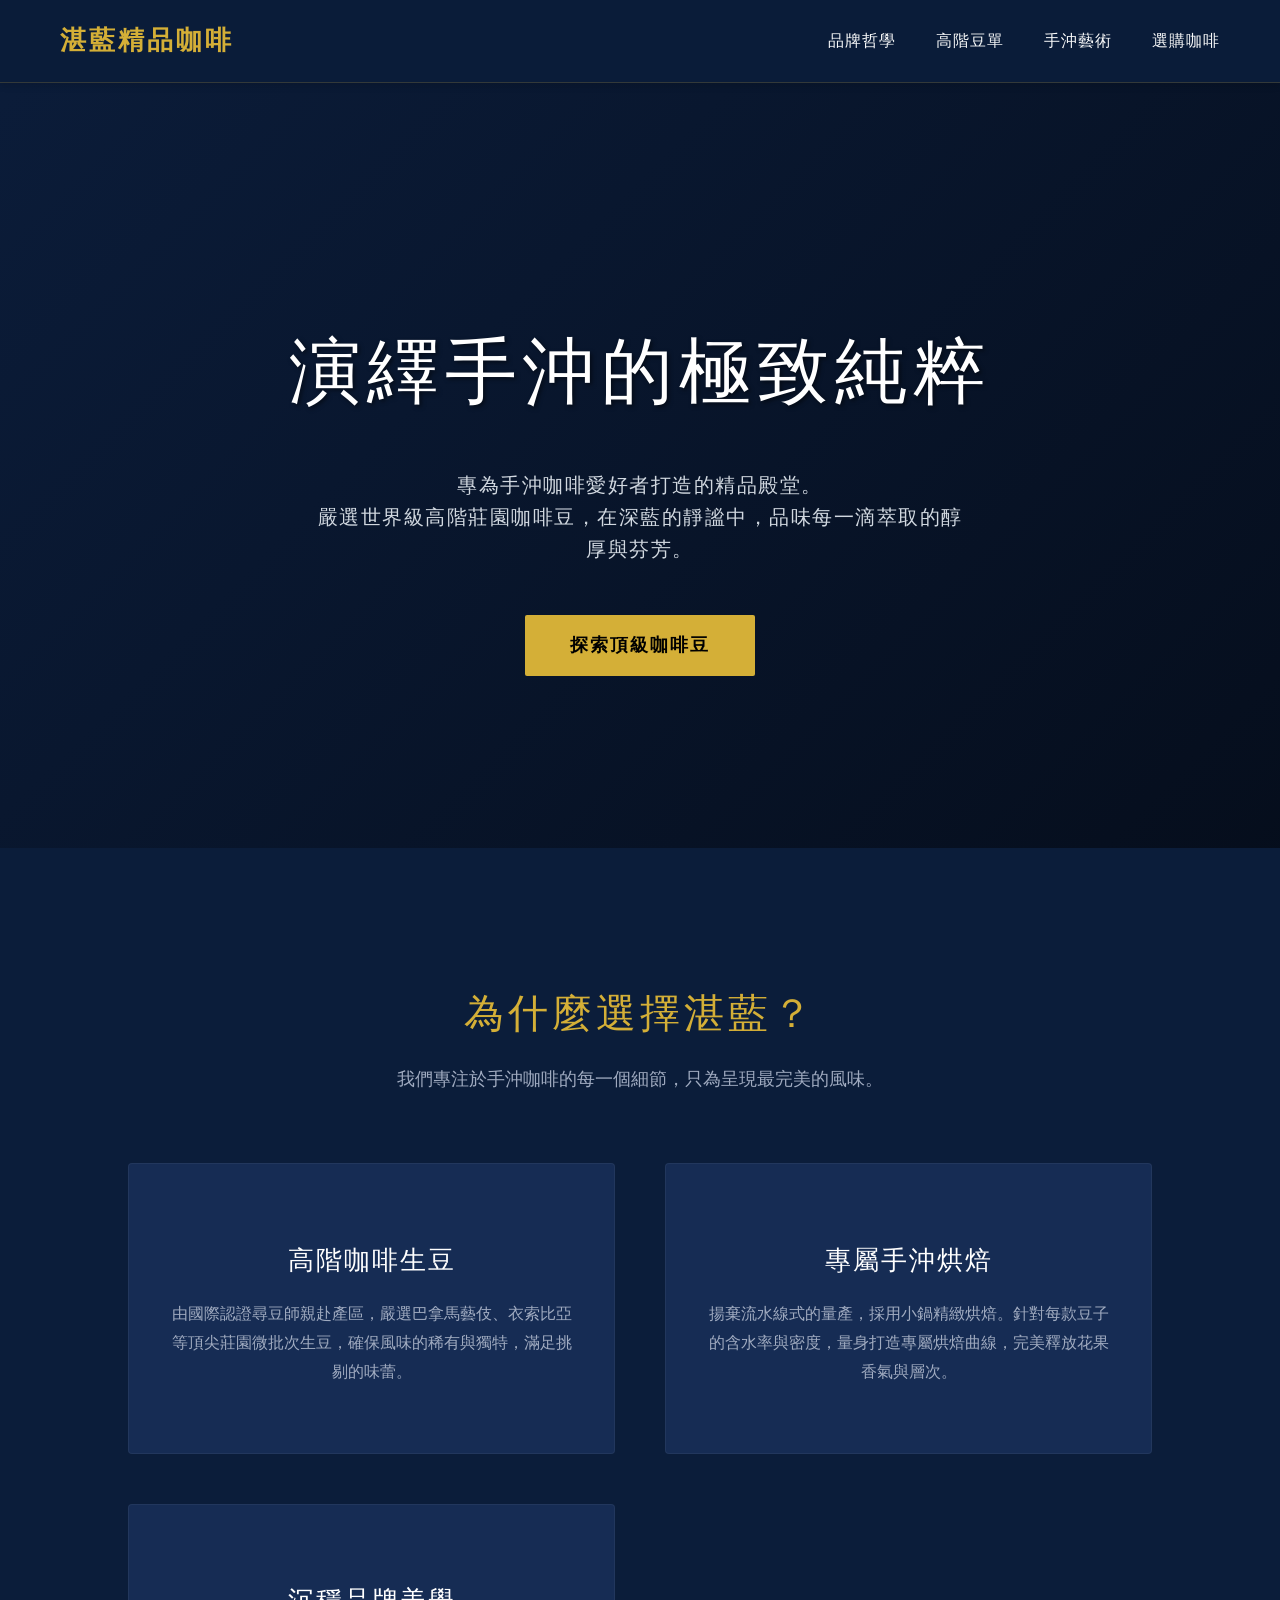
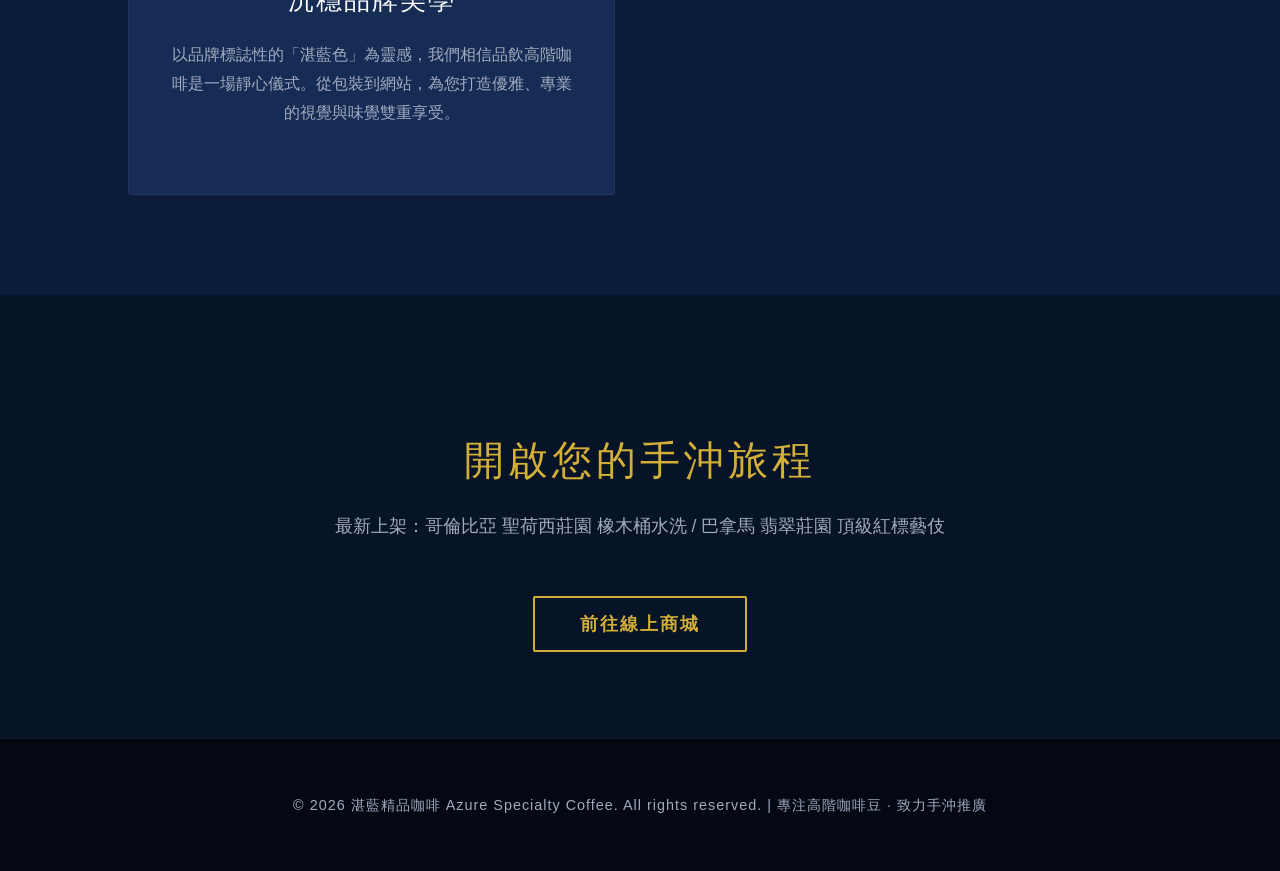
<file: w1/index.html>
<!DOCTYPE html>
<html lang="zh-TW">
<head>
    <meta charset="UTF-8">
    <meta name="viewport" content="width=device-width, initial-scale=1.0">
    <title>湛藍精品咖啡 | 頂級手沖咖啡</title>
    <style>
        :root {
            --primary-blue: #0b1d3a;
            --secondary-blue: #162c54;
            --accent-gold: #d4af37;
            --text-light: #f8f9fa;
            --text-dark: #a0abc0;
        }
        body {
            margin: 0;
            padding: 0;
            font-family: 'Helvetica Neue', Arial, 'Microsoft JhengHei', sans-serif;
            background-color: var(--primary-blue);
            color: var(--text-light);
            line-height: 1.6;
        }
        header {
            display: flex;
            justify-content: space-between;
            align-items: center;
            padding: 20px 60px;
            background-color: rgba(11, 29, 58, 0.98);
            position: sticky;
            top: 0;
            z-index: 1000;
            border-bottom: 1px solid rgba(212, 175, 55, 0.2);
            box-shadow: 0 4px 6px rgba(0,0,0,0.1);
        }
        .logo {
            font-size: 26px;
            font-weight: 700;
            color: var(--accent-gold);
            text-decoration: none;
            letter-spacing: 3px;
            display: flex;
            align-items: center;
            gap: 10px;
        }
        nav {
            display: flex;
            gap: 40px;
        }
        nav a {
            color: var(--text-light);
            text-decoration: none;
            font-size: 16px;
            letter-spacing: 1px;
            transition: color 0.3s ease;
        }
        nav a:hover {
            color: var(--accent-gold);
        }
        .hero {
            height: 85vh;
            display: flex;
            flex-direction: column;
            justify-content: center;
            align-items: center;
            text-align: center;
            background: linear-gradient(135deg, rgba(11,29,58,0.9) 0%, rgba(5,13,26,0.9) 100%), 
                        url('https://images.unsplash.com/photo-1497935586351-b67a49e012bf?ixlib=rb-1.2.1&auto=format&fit=crop&w=1920&q=80') no-repeat center center/cover;
            background-blend-mode: overlay;
            padding: 0 20px;
        }
        .hero h1 {
            font-size: 4.5rem;
            margin-bottom: 20px;
            letter-spacing: 6px;
            color: #ffffff;
            font-weight: 300;
            text-shadow: 2px 2px 4px rgba(0,0,0,0.5);
        }
        .hero p {
            font-size: 1.25rem;
            max-width: 650px;
            color: #d1d8e0;
            margin-bottom: 50px;
            letter-spacing: 1.5px;
        }
        .btn {
            padding: 16px 45px;
            background-color: var(--accent-gold);
            color: #000;
            text-decoration: none;
            font-size: 1.1rem;
            font-weight: bold;
            border-radius: 2px;
            transition: all 0.3s ease;
            letter-spacing: 2px;
        }
        .btn:hover {
            background-color: #fce28b;
            transform: translateY(-3px);
            box-shadow: 0 10px 20px rgba(0,0,0,0.2);
        }
        .section {
            padding: 100px 10%;
        }
        .section-title {
            text-align: center;
            font-size: 2.5rem;
            color: var(--accent-gold);
            margin-bottom: 20px;
            font-weight: 300;
            letter-spacing: 4px;
        }
        .section-subtitle {
            text-align: center;
            color: var(--text-dark);
            margin-bottom: 70px;
            font-size: 1.1rem;
        }
        .features {
            display: grid;
            grid-template-columns: repeat(auto-fit, minmax(320px, 1fr));
            gap: 50px;
        }
        .feature-card {
            background-color: var(--secondary-blue);
            padding: 50px 40px;
            border-radius: 4px;
            text-align: center;
            border: 1px solid rgba(255,255,255,0.05);
            transition: all 0.4s ease;
            position: relative;
            overflow: hidden;
        }
        .feature-card::before {
            content: '';
            position: absolute;
            top: 0; left: 0; width: 100%; height: 3px;
            background-color: var(--accent-gold);
            transform: scaleX(0);
            transition: transform 0.4s ease;
        }
        .feature-card:hover::before {
            transform: scaleX(1);
        }
        .feature-card:hover {
            transform: translateY(-10px);
            box-shadow: 0 15px 30px rgba(0,0,0,0.3);
            border-color: rgba(212, 175, 55, 0.3);
        }
        .feature-card h3 {
            font-size: 1.6rem;
            margin-bottom: 20px;
            color: #fff;
            font-weight: 400;
            letter-spacing: 2px;
        }
        .feature-card p {
            color: var(--text-dark);
            font-size: 1rem;
            line-height: 1.8;
        }
        .shop-section {
            background-color: #071326;
            text-align: center;
        }
        footer {
            text-align: center;
            padding: 40px;
            background-color: #030812;
            color: var(--text-dark);
            font-size: 0.9rem;
            border-top: 1px solid rgba(255,255,255,0.05);
            letter-spacing: 1px;
        }
    </style>
</head>
<body>
    <header>
        <a href="#" class="logo">湛藍精品咖啡</a>
        <nav>
            <a href="#about">品牌哲學</a>
            <a href="#beans">高階豆單</a>
            <a href="#brew">手沖藝術</a>
            <a href="#shop">選購咖啡</a>
        </nav>
    </header>

    <section class="hero">
        <h1>演繹手沖的極致純粹</h1>
        <p>專為手沖咖啡愛好者打造的精品殿堂。<br>嚴選世界級高階莊園咖啡豆，在深藍的靜謐中，品味每一滴萃取的醇厚與芬芳。</p>
        <a href="#shop" class="btn">探索頂級咖啡豆</a>
    </section>

    <section id="about" class="section">
        <h2 class="section-title">為什麼選擇湛藍？</h2>
        <p class="section-subtitle">我們專注於手沖咖啡的每一個細節，只為呈現最完美的風味。</p>
        
        <div class="features">
            <div class="feature-card">
                <h3>高階咖啡生豆</h3>
                <p>由國際認證尋豆師親赴產區，嚴選巴拿馬藝伎、衣索比亞等頂尖莊園微批次生豆，確保風味的稀有與獨特，滿足挑剔的味蕾。</p>
            </div>
            <div class="feature-card">
                <h3>專屬手沖烘焙</h3>
                <p>揚棄流水線式的量產，採用小鍋精緻烘焙。針對每款豆子的含水率與密度，量身打造專屬烘焙曲線，完美釋放花果香氣與層次。</p>
            </div>
            <div class="feature-card">
                <h3>沉穩品牌美學</h3>
                <p>以品牌標誌性的「湛藍色」為靈感，我們相信品飲高階咖啡是一場靜心儀式。從包裝到網站，為您打造優雅、專業的視覺與味覺雙重享受。</p>
            </div>
        </div>
    </section>

    <section id="shop" class="section shop-section">
        <h2 class="section-title">開啟您的手沖旅程</h2>
        <p class="section-subtitle">最新上架：哥倫比亞 聖荷西莊園 橡木桶水洗 / 巴拿馬 翡翠莊園 頂級紅標藝伎</p>
        <a href="#" class="btn" style="background-color: transparent; border: 2px solid var(--accent-gold); color: var(--accent-gold);">前往線上商城</a>
    </section>

    <footer>
        <p>&copy; 2026 湛藍精品咖啡 Azure Specialty Coffee. All rights reserved. | 專注高階咖啡豆 · 致力手沖推廣</p>
    </footer>
</body>
</html>
</file>
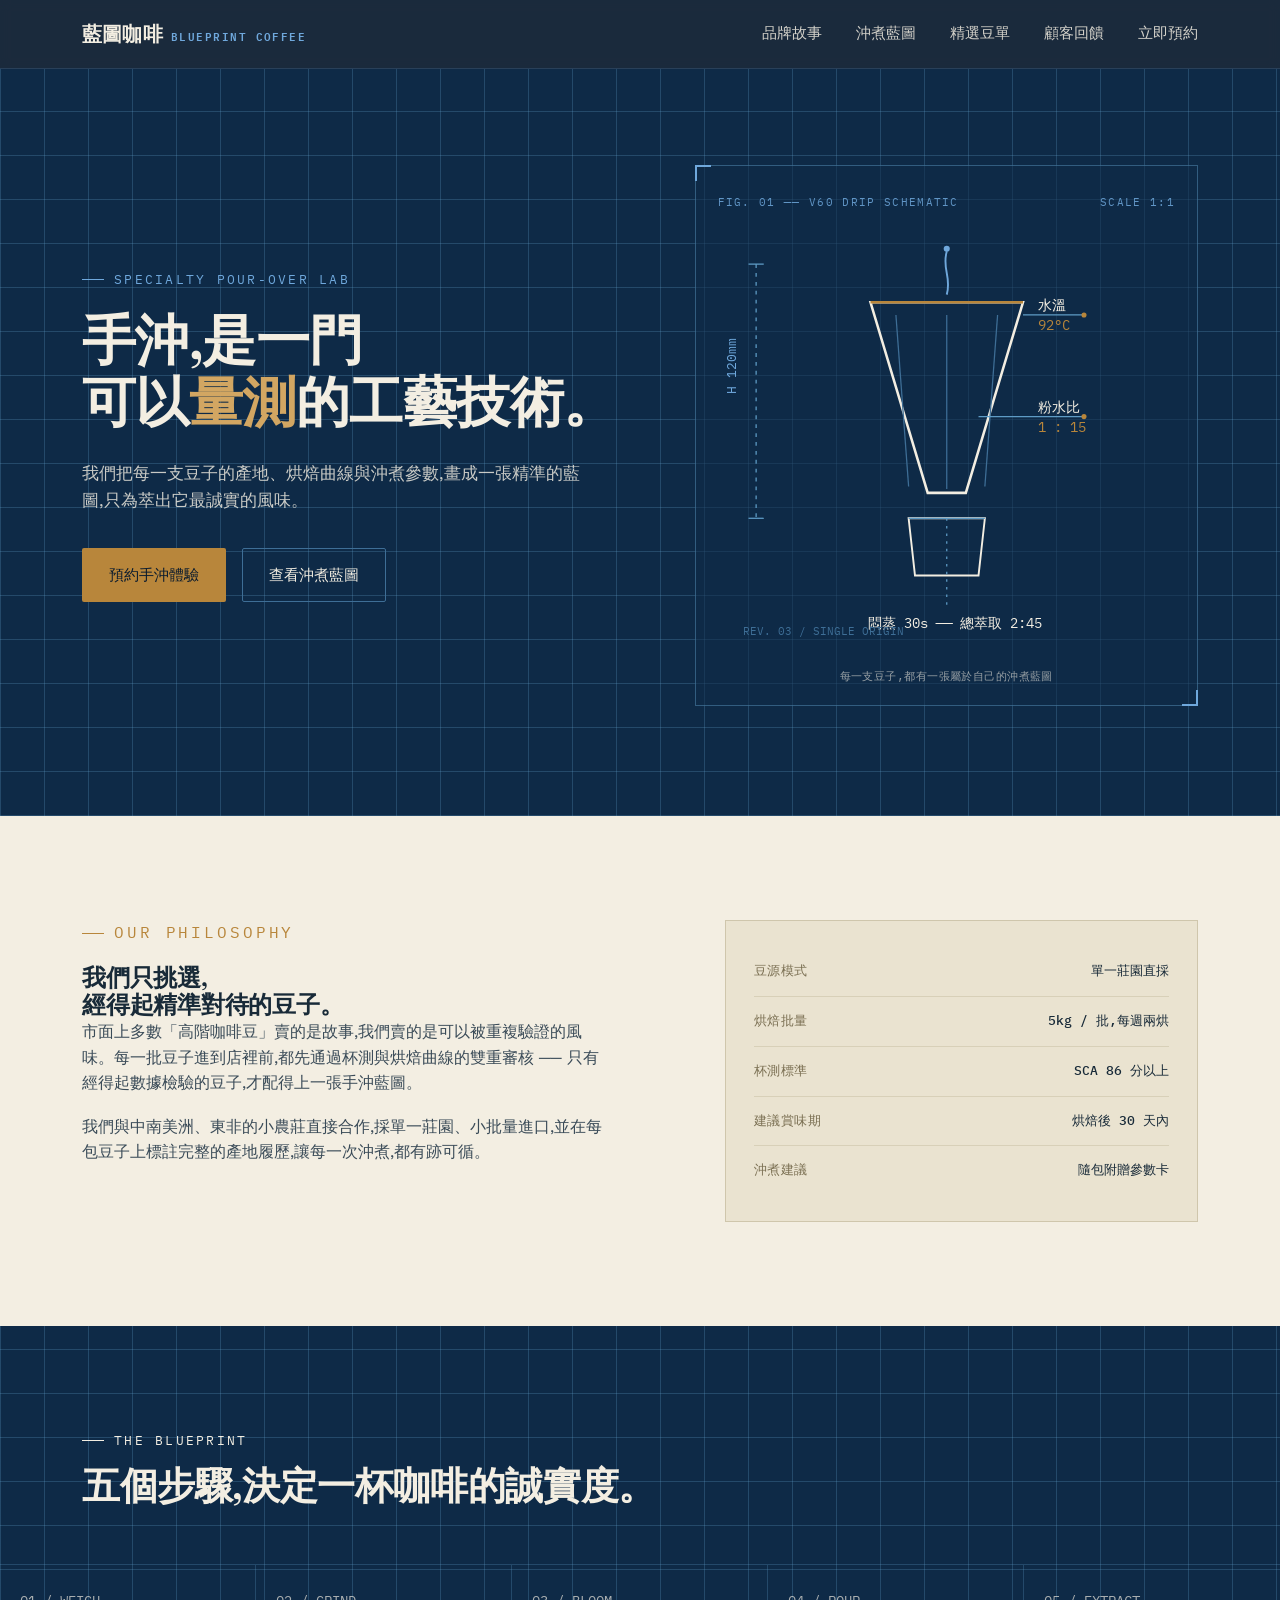
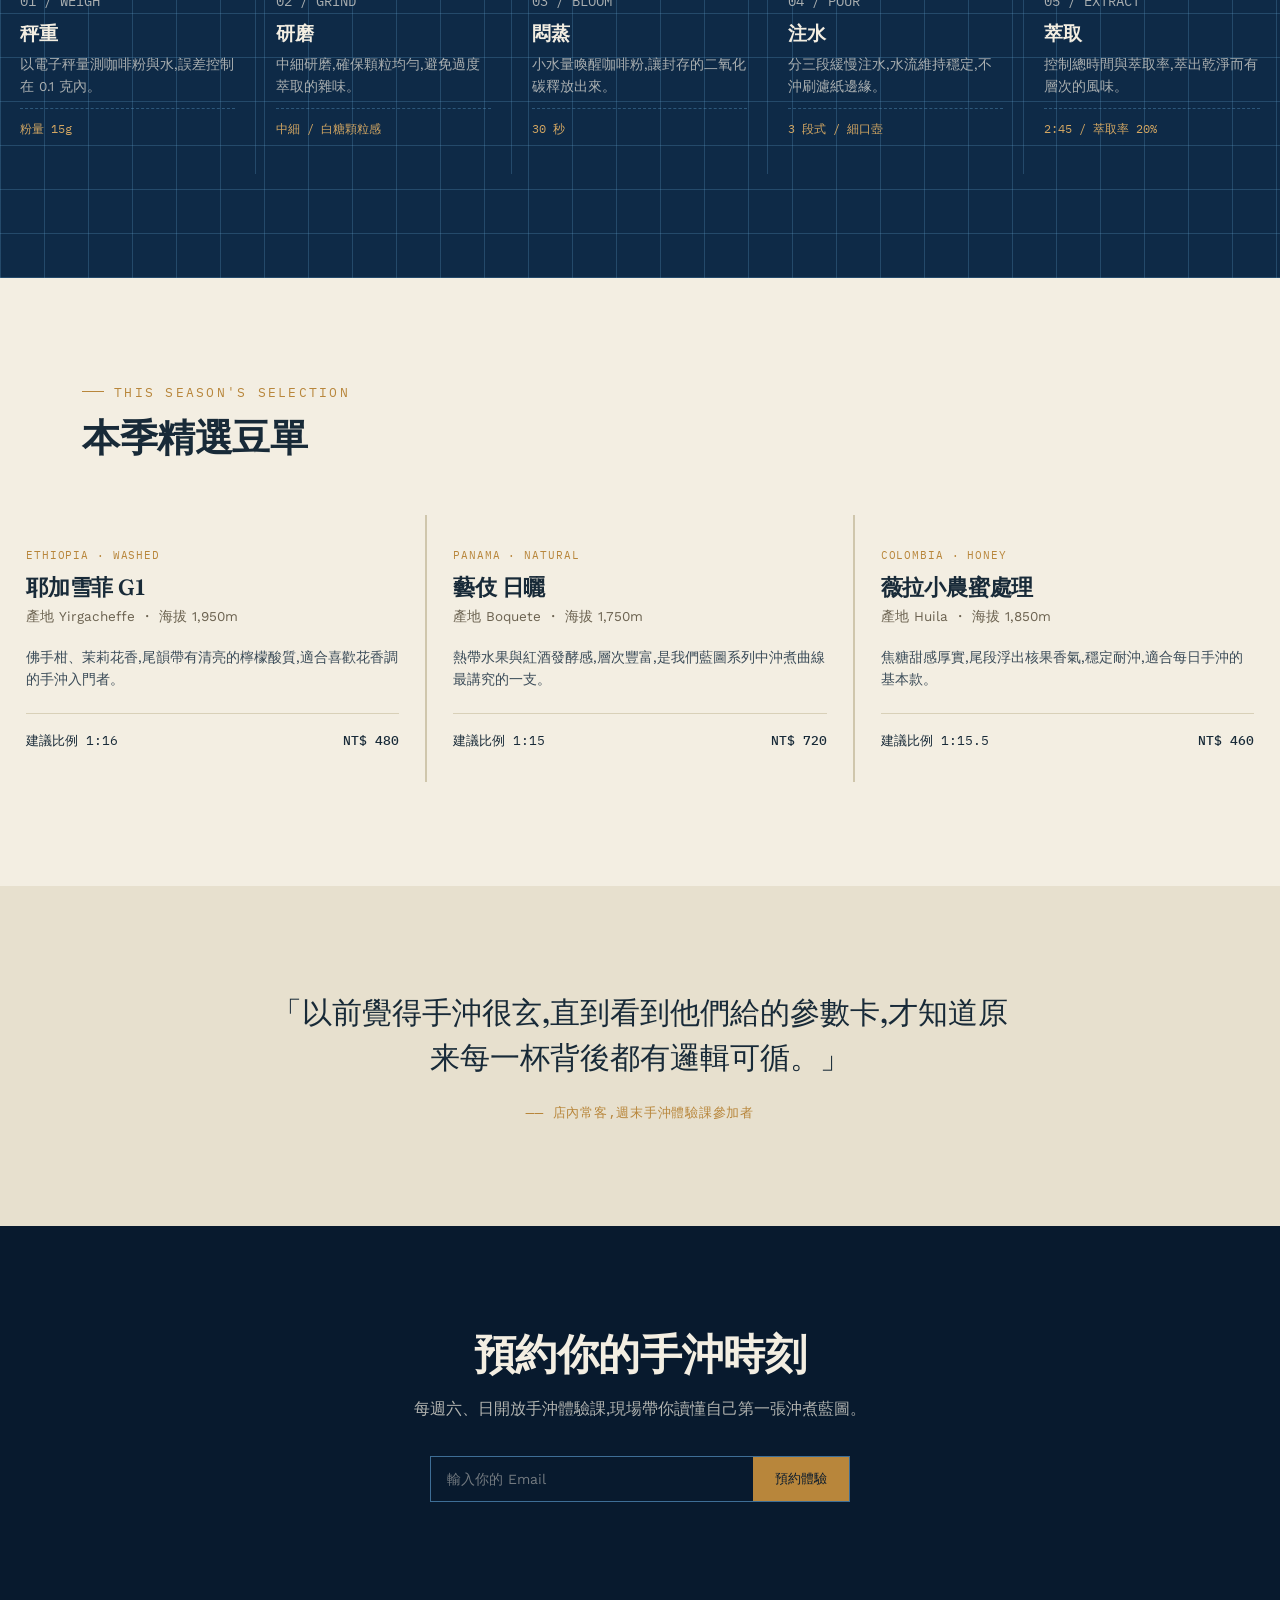
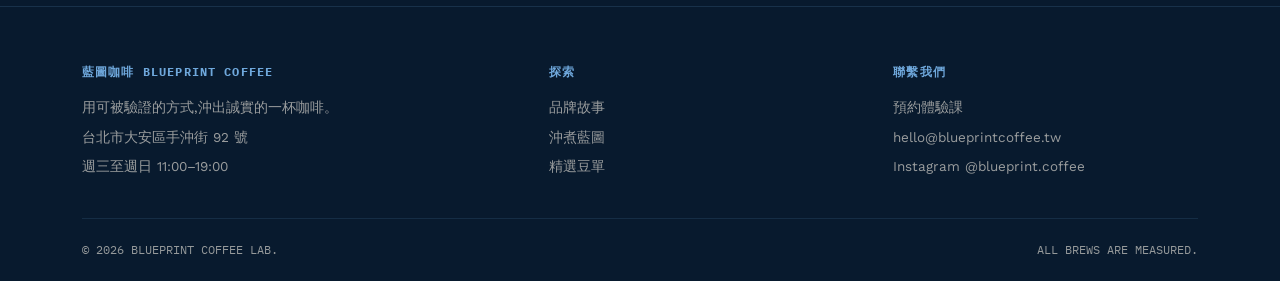
<file: week3/index.html>
<!DOCTYPE html>
<html lang="zh-Hant">
<head>
<meta charset="UTF-8">
<meta name="viewport" content="width=device-width, initial-scale=1.0">
<title>藍圖咖啡 Blueprint Coffee ── 精準手沖,誠實風味</title>
<link rel="preconnect" href="https://fonts.googleapis.com">
<link rel="preconnect" href="https://fonts.gstatic.com" crossorigin>
<link href="https://fonts.googleapis.com/css2?family=Fraunces:opsz,wght@9..144,400;9..144,500;9..144,600;9..144,700&family=Work+Sans:wght@300;400;500;600&family=IBM+Plex+Mono:wght@400;500&display=swap" rel="stylesheet">
<style>
  :root{
    --ink-black:#081A2E;
    --blueprint:#0E2A47;
    --blueprint-line:#3E6E96;
    --blueprint-line-soft:rgba(94,155,197,0.28);
    --paper:#F3EEE2;
    --paper-dim:#E7E0CE;
    --brass:#B8863B;
    --brass-light:#D2A662;
    --sky:#6FA8DC;
    --ink-on-paper:#182A38;
    --max-w:1180px;
  }

  *{margin:0;padding:0;box-sizing:border-box;}
  html{scroll-behavior:smooth;}
  body{
    font-family:'Work Sans', sans-serif;
    background:var(--paper);
    color:var(--ink-on-paper);
    line-height:1.6;
    -webkit-font-smoothing:antialiased;
  }
  a{color:inherit;text-decoration:none;}
  img,svg{display:block;max-width:100%;}
  .container{max-width:var(--max-w);margin:0 auto;padding:0 32px;}
  .eyebrow{
    font-family:'IBM Plex Mono', monospace;
    font-size:12.5px;
    letter-spacing:0.18em;
    text-transform:uppercase;
    display:flex;
    align-items:center;
    gap:10px;
  }
  .eyebrow::before{
    content:"";
    width:22px;height:1px;
    background:currentColor;
    display:inline-block;
  }
  h1,h2,h3{
    font-family:'Fraunces', serif;
    font-weight:600;
    line-height:1.15;
    letter-spacing:-0.01em;
  }
  .btn{
    display:inline-flex;
    align-items:center;
    gap:10px;
    padding:14px 26px;
    border-radius:2px;
    font-family:'Work Sans', sans-serif;
    font-size:15px;
    font-weight:500;
    border:1px solid transparent;
    cursor:pointer;
    transition:transform .25s ease, background .25s ease, border-color .25s ease, color .25s ease;
  }
  .btn:focus-visible{outline:2px solid var(--sky);outline-offset:3px;}
  .btn-primary{background:var(--brass);color:var(--ink-black);}
  .btn-primary:hover{background:var(--brass-light);transform:translateY(-1px);}
  .btn-ghost{border-color:var(--blueprint-line);color:var(--paper);}
  .btn-ghost:hover{border-color:var(--sky);color:var(--sky);}
  .btn-ghost.on-paper{border-color:var(--ink-on-paper);color:var(--ink-on-paper);}
  .btn-ghost.on-paper:hover{border-color:var(--brass);color:var(--brass);}

  /* ---------- NAV ---------- */
  header{
    position:sticky;top:0;z-index:50;
    background:rgba(8,26,46,0.92);
    backdrop-filter:blur(6px);
    border-bottom:1px solid rgba(94,155,197,0.2);
  }
  nav{
    max-width:var(--max-w);margin:0 auto;padding:18px 32px;
    display:flex;align-items:center;justify-content:space-between;
    color:var(--paper);
  }
  .logo{
    font-family:'Fraunces', serif;
    font-size:20px;font-weight:600;letter-spacing:0.01em;
    color:var(--paper);display:flex;align-items:baseline;gap:8px;
  }
  .logo span{
    font-family:'IBM Plex Mono', monospace;
    font-size:10.5px;letter-spacing:0.14em;color:var(--sky);
  }
  .nav-links{display:flex;gap:34px;font-size:14.5px;}
  .nav-links a{opacity:0.85;transition:opacity .2s;}
  .nav-links a:hover{opacity:1;color:var(--sky);}
  .nav-toggle{display:none;background:none;border:none;color:var(--paper);font-size:24px;cursor:pointer;}

  @media (max-width:860px){
    .nav-links{
      position:absolute;top:100%;left:0;right:0;
      background:var(--ink-black);
      flex-direction:column;gap:0;
      max-height:0;overflow:hidden;
      transition:max-height .3s ease;
    }
    .nav-links.open{max-height:320px;}
    .nav-links a{padding:16px 32px;border-top:1px solid rgba(94,155,197,0.15);}
    .nav-toggle{display:block;}
  }

  /* ---------- HERO ---------- */
  .hero{
    background:
      repeating-linear-gradient(0deg, var(--blueprint-line-soft) 0, var(--blueprint-line-soft) 1px, transparent 1px, transparent 44px),
      repeating-linear-gradient(90deg, var(--blueprint-line-soft) 0, var(--blueprint-line-soft) 1px, transparent 1px, transparent 44px),
      var(--blueprint);
    color:var(--paper);
    padding:96px 0 110px;
    position:relative;
    overflow:hidden;
  }
  .hero-grid{
    max-width:var(--max-w);margin:0 auto;padding:0 32px;
    display:grid;grid-template-columns:1.05fr 0.95fr;gap:56px;align-items:center;
  }
  .hero h1{font-size:clamp(34px,4.6vw,54px);margin:20px 0 26px;color:var(--paper);}
  .hero h1 em{font-style:normal;color:var(--brass-light);}
  .hero p.lede{font-size:17px;max-width:46ch;color:rgba(243,238,226,0.82);margin-bottom:34px;}
  .hero-cta{display:flex;gap:16px;flex-wrap:wrap;}
  .hero-eyebrow{color:var(--sky);margin-bottom:6px;}

  .blueprint-plate{
    position:relative;
    border:1px solid rgba(94,155,197,0.45);
    background:rgba(15,42,71,0.55);
    padding:28px 22px 20px;
  }
  .blueprint-plate::before,.blueprint-plate::after,
  .plate-corner-tl,.plate-corner-br{
    content:"";position:absolute;width:14px;height:14px;
    border-color:var(--sky);
  }
  .blueprint-plate::before{top:-1px;left:-1px;border-top:2px solid var(--sky);border-left:2px solid var(--sky);}
  .blueprint-plate::after{bottom:-1px;right:-1px;border-bottom:2px solid var(--sky);border-right:2px solid var(--sky);}
  .plate-label{
    font-family:'IBM Plex Mono', monospace;font-size:11px;letter-spacing:0.12em;
    color:var(--sky);display:flex;justify-content:space-between;margin-bottom:14px;opacity:0.85;
  }
  .plate-caption{
    font-family:'IBM Plex Mono', monospace;font-size:11px;color:rgba(243,238,226,0.6);
    text-align:center;margin-top:10px;letter-spacing:0.04em;
  }

  @media (max-width:900px){
    .hero-grid{grid-template-columns:1fr;}
    .hero{padding:64px 0 76px;}
  }

  /* ---------- SECTION SHARED ---------- */
  section{padding:104px 0;}
  .section-head{max-width:640px;margin-bottom:56px;}
  .section-head h2{font-size:clamp(26px,3.2vw,38px);margin-top:14px;}
  .on-dark{background:var(--ink-black);color:var(--paper);}
  .on-dark .eyebrow{color:var(--sky);}
  .on-paper .eyebrow{color:var(--brass);}

  /* ---------- ABOUT / SPEC SHEET ---------- */
  .about-grid{display:grid;grid-template-columns:1.1fr 0.9fr;gap:64px;align-items:start;}
  .about-grid p{font-size:16px;color:#3a4b58;max-width:52ch;margin-bottom:18px;}
  .spec-sheet{border:1px solid #cfc6ac;background:#EAE3D0;padding:26px 28px;}
  .spec-row{
    display:flex;justify-content:space-between;gap:20px;
    padding:14px 0;border-bottom:1px solid #d8d0b8;
    font-family:'IBM Plex Mono', monospace;font-size:13px;
  }
  .spec-row:last-child{border-bottom:none;}
  .spec-row dt{color:#7a6f52;letter-spacing:0.04em;}
  .spec-row dd{font-weight:500;color:var(--ink-on-paper);text-align:right;}

  @media (max-width:860px){ .about-grid{grid-template-columns:1fr;} }

  /* ---------- PROCESS BLUEPRINT ---------- */
  .process{
    background:
      repeating-linear-gradient(0deg, var(--blueprint-line-soft) 0, var(--blueprint-line-soft) 1px, transparent 1px, transparent 44px),
      repeating-linear-gradient(90deg, var(--blueprint-line-soft) 0, var(--blueprint-line-soft) 1px, transparent 1px, transparent 44px),
      var(--blueprint);
    color:var(--paper);
  }
  .steps{
    display:grid;grid-template-columns:repeat(5,1fr);gap:0;
    border-top:1px solid var(--blueprint-line-soft);
  }
  .step{
    padding:26px 20px;border-right:1px solid var(--blueprint-line-soft);position:relative;
  }
  .step:last-child{border-right:none;}
  .step-index{font-family:'IBM Plex Mono', monospace;font-size:12px;color:var(--sky);margin-bottom:14px;}
  .step h3{font-size:19px;color:var(--paper);margin-bottom:10px;font-weight:600;}
  .step p{font-size:13.5px;color:rgba(243,238,226,0.68);margin-bottom:10px;}
  .step .metric{
    font-family:'IBM Plex Mono', monospace;font-size:12px;color:var(--brass-light);
    border-top:1px dashed rgba(94,155,197,0.4);padding-top:10px;
  }
  @media (max-width:960px){
    .steps{grid-template-columns:1fr 1fr;}
    .step{border-right:1px solid var(--blueprint-line-soft);border-bottom:1px solid var(--blueprint-line-soft);}
    .step:nth-child(2n){border-right:none;}
  }
  @media (max-width:560px){
    .steps{grid-template-columns:1fr;}
    .step{border-right:none;}
  }

  /* ---------- BEANS ---------- */
  .bean-grid{display:grid;grid-template-columns:repeat(3,1fr);gap:2px;background:#cfc6ac;}
  .bean-card{
    background:var(--paper);padding:32px 26px;position:relative;
    display:flex;flex-direction:column;height:100%;
  }
  .bean-tag{
    font-family:'IBM Plex Mono', monospace;font-size:11px;color:var(--brass);
    letter-spacing:0.08em;margin-bottom:10px;
  }
  .bean-card h3{font-size:22px;margin-bottom:6px;}
  .bean-origin{font-size:13.5px;color:#6b6250;margin-bottom:18px;}
  .bean-notes{font-size:14px;color:#3a4b58;margin-bottom:22px;flex-grow:1;}
  .bean-meta{
    display:flex;justify-content:space-between;align-items:center;
    border-top:1px solid #d8d0b8;padding-top:16px;
    font-family:'IBM Plex Mono', monospace;font-size:12.5px;
  }
  .bean-price{color:var(--ink-on-paper);font-weight:500;}
  @media (max-width:900px){ .bean-grid{grid-template-columns:1fr 1fr;} }
  @media (max-width:600px){ .bean-grid{grid-template-columns:1fr;} }

  /* ---------- QUOTE ---------- */
  .quote-section{background:var(--paper-dim);}
  .quote-wrap{max-width:760px;margin:0 auto;text-align:center;}
  blockquote{
    font-family:'Fraunces', serif;font-size:clamp(22px,2.6vw,30px);
    font-weight:500;line-height:1.5;color:var(--ink-on-paper);margin-bottom:22px;
  }
  .quote-attr{font-family:'IBM Plex Mono', monospace;font-size:12.5px;color:var(--brass);letter-spacing:0.06em;}

  /* ---------- CTA / FOOTER ---------- */
  .cta-section{background:var(--ink-black);color:var(--paper);text-align:center;}
  .cta-section h2{font-size:clamp(28px,3.6vw,42px);margin-bottom:18px;}
  .cta-section p{color:rgba(243,238,226,0.72);max-width:48ch;margin:0 auto 34px;}
  .cta-form{
    display:flex;max-width:420px;margin:0 auto;gap:0;border:1px solid var(--blueprint-line);
  }
  .cta-form input{
    flex:1;background:transparent;border:none;padding:14px 16px;
    color:var(--paper);font-family:'Work Sans', sans-serif;font-size:14px;
  }
  .cta-form input::placeholder{color:rgba(243,238,226,0.45);}
  .cta-form input:focus{outline:none;}
  .cta-form button{
    background:var(--brass);color:var(--ink-black);border:none;
    padding:0 22px;font-weight:500;cursor:pointer;font-family:'Work Sans', sans-serif;
    transition:background .2s;
  }
  .cta-form button:hover{background:var(--brass-light);}

  footer{background:var(--ink-black);border-top:1px solid rgba(94,155,197,0.18);color:rgba(243,238,226,0.6);}
  .footer-grid{
    display:grid;grid-template-columns:1.4fr 1fr 1fr;gap:40px;padding:56px 0 32px;
    font-size:13.5px;
  }
  .footer-grid h4{
    font-family:'IBM Plex Mono', monospace;font-size:11.5px;letter-spacing:0.1em;
    color:var(--sky);margin-bottom:16px;text-transform:uppercase;
  }
  .footer-grid p, .footer-grid a{display:block;margin-bottom:8px;color:rgba(243,238,226,0.62);}
  .footer-grid a:hover{color:var(--paper);}
  .footer-bottom{
    border-top:1px solid rgba(94,155,197,0.15);padding:22px 0;
    font-family:'IBM Plex Mono', monospace;font-size:11.5px;
    display:flex;justify-content:space-between;flex-wrap:wrap;gap:10px;
  }
  @media (max-width:700px){ .footer-grid{grid-template-columns:1fr;} }

  /* ---------- REVEAL ---------- */
  .reveal{opacity:0;transform:translateY(18px);transition:opacity .7s ease, transform .7s ease;}
  .reveal.in{opacity:1;transform:translateY(0);}
  @media (prefers-reduced-motion: reduce){
    .reveal{opacity:1;transform:none;transition:none;}
    html{scroll-behavior:auto;}
  }
</style>
</head>
<body>

<header>
  <nav>
    <a href="#top" class="logo">藍圖咖啡<span>BLUEPRINT COFFEE</span></a>
    <button class="nav-toggle" id="navToggle" aria-label="開啟選單" aria-expanded="false">☰</button>
    <div class="nav-links" id="navLinks">
      <a href="#about">品牌故事</a>
      <a href="#process">沖煮藍圖</a>
      <a href="#beans">精選豆單</a>
      <a href="#quote">顧客回饋</a>
      <a href="#cta">立即預約</a>
    </div>
  </nav>
</header>

<section class="hero" id="top">
  <div class="hero-grid">
    <div>
      <p class="eyebrow hero-eyebrow">SPECIALTY POUR-OVER LAB</p>
      <h1>手沖,是一門<br>可以<em>量測</em>的工藝技術。</h1>
      <p class="lede">我們把每一支豆子的產地、烘焙曲線與沖煮參數,畫成一張精準的藍圖,只為萃出它最誠實的風味。</p>
      <div class="hero-cta">
        <a href="#cta" class="btn btn-primary">預約手沖體驗</a>
        <a href="#process" class="btn btn-ghost">查看沖煮藍圖</a>
      </div>
    </div>

    <div class="blueprint-plate reveal">
      <div class="plate-label"><span>FIG. 01 ── V60 DRIP SCHEMATIC</span><span>SCALE 1:1</span></div>
      <svg viewBox="0 0 360 340" xmlns="http://www.w3.org/2000/svg" role="img" aria-label="V60 手沖濾杯示意圖,標註水溫、粉水比、悶蒸與總萃取時間">
        <!-- dimension lines -->
        <line x1="30" y1="30" x2="30" y2="230" stroke="#5E9BC5" stroke-width="1" stroke-dasharray="3 4"/>
        <line x1="24" y1="30" x2="36" y2="30" stroke="#5E9BC5" stroke-width="1"/>
        <line x1="24" y1="230" x2="36" y2="230" stroke="#5E9BC5" stroke-width="1"/>
        <text x="14" y="132" fill="#6FA8DC" font-size="10" font-family="IBM Plex Mono, monospace" transform="rotate(-90 14 132)">H 120mm</text>

        <!-- dripper cone -->
        <path d="M120 60 L240 60 L195 210 L165 210 Z" fill="none" stroke="#F3EEE2" stroke-width="2"/>
        <path d="M120 60 L240 60" stroke="#B8863B" stroke-width="2"/>
        <!-- ribs -->
        <line x1="140" y1="70" x2="150" y2="205" stroke="#3E6E96" stroke-width="1"/>
        <line x1="180" y1="70" x2="180" y2="207" stroke="#3E6E96" stroke-width="1"/>
        <line x1="220" y1="70" x2="210" y2="205" stroke="#3E6E96" stroke-width="1"/>

        <!-- server -->
        <path d="M150 230 L210 230 L205 275 L155 275 Z" fill="none" stroke="#F3EEE2" stroke-width="1.5"/>
        <line x1="150" y1="230" x2="210" y2="230" stroke="#5E9BC5" stroke-width="1"/>

        <!-- pour line + droplets -->
        <path d="M180 20 C176 34, 184 40, 180 54" stroke="#6FA8DC" stroke-width="1.5" fill="none"/>
        <circle cx="180" cy="18" r="2.4" fill="#6FA8DC"/>

        <!-- annotation callouts -->
        <line x1="240" y1="70" x2="288" y2="70" stroke="#5E9BC5" stroke-width="1"/>
        <circle cx="288" cy="70" r="2" fill="#B8863B"/>
        <text x="252" y="66" fill="#F3EEE2" font-size="11" font-family="IBM Plex Mono, monospace">水溫</text>
        <text x="252" y="82" fill="#B8863B" font-size="11" font-family="IBM Plex Mono, monospace">92°C</text>

        <line x1="205" y1="150" x2="288" y2="150" stroke="#5E9BC5" stroke-width="1"/>
        <circle cx="288" cy="150" r="2" fill="#B8863B"/>
        <text x="252" y="146" fill="#F3EEE2" font-size="11" font-family="IBM Plex Mono, monospace">粉水比</text>
        <text x="252" y="162" fill="#B8863B" font-size="11" font-family="IBM Plex Mono, monospace">1 : 15</text>

        <line x1="180" y1="230" x2="180" y2="300" stroke="#5E9BC5" stroke-width="1" stroke-dasharray="2 4"/>
        <text x="118" y="316" fill="#F3EEE2" font-size="11" font-family="IBM Plex Mono, monospace">悶蒸 30s ── 總萃取 2:45</text>

        <!-- corner tick -->
        <text x="20" y="322" fill="#3E6E96" font-size="9" font-family="IBM Plex Mono, monospace">REV. 03 / SINGLE ORIGIN</text>
      </svg>
      <p class="plate-caption">每一支豆子,都有一張屬於自己的沖煮藍圖</p>
    </div>
  </div>
</section>

<section class="on-paper" id="about">
  <div class="container">
    <div class="about-grid">
      <div class="reveal">
        <p class="eyebrow">OUR PHILOSOPHY</p>
        <h2>我們只挑選,<br>經得起精準對待的豆子。</h2>
        <p>市面上多數「高階咖啡豆」賣的是故事,我們賣的是可以被重複驗證的風味。每一批豆子進到店裡前,都先通過杯測與烘焙曲線的雙重審核 ── 只有經得起數據檢驗的豆子,才配得上一張手沖藍圖。</p>
        <p>我們與中南美洲、東非的小農莊直接合作,採單一莊園、小批量進口,並在每包豆子上標註完整的產地履歷,讓每一次沖煮,都有跡可循。</p>
      </div>
      <dl class="spec-sheet reveal">
        <div class="spec-row"><dt>豆源模式</dt><dd>單一莊園直採</dd></div>
        <div class="spec-row"><dt>烘焙批量</dt><dd>5kg / 批,每週兩烘</dd></div>
        <div class="spec-row"><dt>杯測標準</dt><dd>SCA 86 分以上</dd></div>
        <div class="spec-row"><dt>建議賞味期</dt><dd>烘焙後 30 天內</dd></div>
        <div class="spec-row"><dt>沖煮建議</dt><dd>隨包附贈參數卡</dd></div>
      </dl>
    </div>
  </div>
</section>

<section class="process" id="process">
  <div class="container">
    <div class="section-head reveal">
      <p class="eyebrow">THE BLUEPRINT</p>
      <h2>五個步驟,決定一杯咖啡的誠實度。</h2>
    </div>
  </div>
  <div class="steps reveal">
    <div class="step">
      <p class="step-index">01 / WEIGH</p>
      <h3>秤重</h3>
      <p>以電子秤量測咖啡粉與水,誤差控制在 0.1 克內。</p>
      <p class="metric">粉量 15g</p>
    </div>
    <div class="step">
      <p class="step-index">02 / GRIND</p>
      <h3>研磨</h3>
      <p>中細研磨,確保顆粒均勻,避免過度萃取的雜味。</p>
      <p class="metric">中細 / 白糖顆粒感</p>
    </div>
    <div class="step">
      <p class="step-index">03 / BLOOM</p>
      <h3>悶蒸</h3>
      <p>小水量喚醒咖啡粉,讓封存的二氧化碳釋放出來。</p>
      <p class="metric">30 秒</p>
    </div>
    <div class="step">
      <p class="step-index">04 / POUR</p>
      <h3>注水</h3>
      <p>分三段緩慢注水,水流維持穩定,不沖刷濾紙邊緣。</p>
      <p class="metric">3 段式 / 細口壺</p>
    </div>
    <div class="step">
      <p class="step-index">05 / EXTRACT</p>
      <h3>萃取</h3>
      <p>控制總時間與萃取率,萃出乾淨而有層次的風味。</p>
      <p class="metric">2:45 / 萃取率 20%</p>
    </div>
  </div>
</section>

<section class="on-paper" id="beans">
  <div class="container">
    <div class="section-head reveal">
      <p class="eyebrow">THIS SEASON'S SELECTION</p>
      <h2>本季精選豆單</h2>
    </div>
  </div>
  <div class="bean-grid reveal">
    <div class="bean-card">
      <p class="bean-tag">ETHIOPIA · WASHED</p>
      <h3>耶加雪菲 G1</h3>
      <p class="bean-origin">產地 Yirgacheffe ・ 海拔 1,950m</p>
      <p class="bean-notes">佛手柑、茉莉花香,尾韻帶有清亮的檸檬酸質,適合喜歡花香調的手沖入門者。</p>
      <div class="bean-meta"><span>建議比例 1:16</span><span class="bean-price">NT$ 480</span></div>
    </div>
    <div class="bean-card">
      <p class="bean-tag">PANAMA · NATURAL</p>
      <h3>藝伎 日曬</h3>
      <p class="bean-origin">產地 Boquete ・ 海拔 1,750m</p>
      <p class="bean-notes">熱帶水果與紅酒發酵感,層次豐富,是我們藍圖系列中沖煮曲線最講究的一支。</p>
      <div class="bean-meta"><span>建議比例 1:15</span><span class="bean-price">NT$ 720</span></div>
    </div>
    <div class="bean-card">
      <p class="bean-tag">COLOMBIA · HONEY</p>
      <h3>薇拉小農蜜處理</h3>
      <p class="bean-origin">產地 Huila ・ 海拔 1,850m</p>
      <p class="bean-notes">焦糖甜感厚實,尾段浮出核果香氣,穩定耐沖,適合每日手沖的基本款。</p>
      <div class="bean-meta"><span>建議比例 1:15.5</span><span class="bean-price">NT$ 460</span></div>
    </div>
  </div>
</section>

<section class="quote-section" id="quote">
  <div class="container">
    <div class="quote-wrap reveal">
      <blockquote>「以前覺得手沖很玄,直到看到他們給的參數卡,才知道原来每一杯背後都有邏輯可循。」</blockquote>
      <p class="quote-attr">── 店內常客,週末手沖體驗課參加者</p>
    </div>
  </div>
</section>

<section class="cta-section" id="cta">
  <div class="container">
    <h2 class="reveal">預約你的手沖時刻</h2>
    <p class="reveal">每週六、日開放手沖體驗課,現場帶你讀懂自己第一張沖煮藍圖。</p>
    <form class="cta-form reveal" onsubmit="event.preventDefault(); this.querySelector('button').textContent='已收到,我們會盡快聯繫';">
      <input type="email" placeholder="輸入你的 Email" required aria-label="Email">
      <button type="submit">預約體驗</button>
    </form>
  </div>
</section>

<footer>
  <div class="container">
    <div class="footer-grid">
      <div>
        <h4>藍圖咖啡 BLUEPRINT COFFEE</h4>
        <p>用可被驗證的方式,沖出誠實的一杯咖啡。</p>
        <p>台北市大安區手沖街 92 號</p>
        <p>週三至週日 11:00–19:00</p>
      </div>
      <div>
        <h4>探索</h4>
        <a href="#about">品牌故事</a>
        <a href="#process">沖煮藍圖</a>
        <a href="#beans">精選豆單</a>
      </div>
      <div>
        <h4>聯繫我們</h4>
        <a href="#cta">預約體驗課</a>
        <a href="mailto:hello@blueprintcoffee.tw">hello@blueprintcoffee.tw</a>
        <a href="#top">Instagram @blueprint.coffee</a>
      </div>
    </div>
    <div class="footer-bottom">
      <span>© 2026 BLUEPRINT COFFEE LAB.</span>
      <span>ALL BREWS ARE MEASURED.</span>
    </div>
  </div>
</footer>

<script>
  // mobile nav toggle
  const navToggle = document.getElementById('navToggle');
  const navLinks = document.getElementById('navLinks');
  navToggle.addEventListener('click', () => {
    const isOpen = navLinks.classList.toggle('open');
    navToggle.setAttribute('aria-expanded', isOpen);
  });
  navLinks.querySelectorAll('a').forEach(a => a.addEventListener('click', () => {
    navLinks.classList.remove('open');
    navToggle.setAttribute('aria-expanded', 'false');
  }));

  // scroll reveal
  const prefersReduced = window.matchMedia('(prefers-reduced-motion: reduce)').matches;
  if (!prefersReduced && 'IntersectionObserver' in window) {
    const io = new IntersectionObserver((entries) => {
      entries.forEach(entry => {
        if (entry.isIntersecting) {
          entry.target.classList.add('in');
          io.unobserve(entry.target);
        }
      });
    }, { threshold: 0.15 });
    document.querySelectorAll('.reveal').forEach(el => io.observe(el));
  } else {
    document.querySelectorAll('.reveal').forEach(el => el.classList.add('in'));
  }
</script>

</body>
</html>
</file>
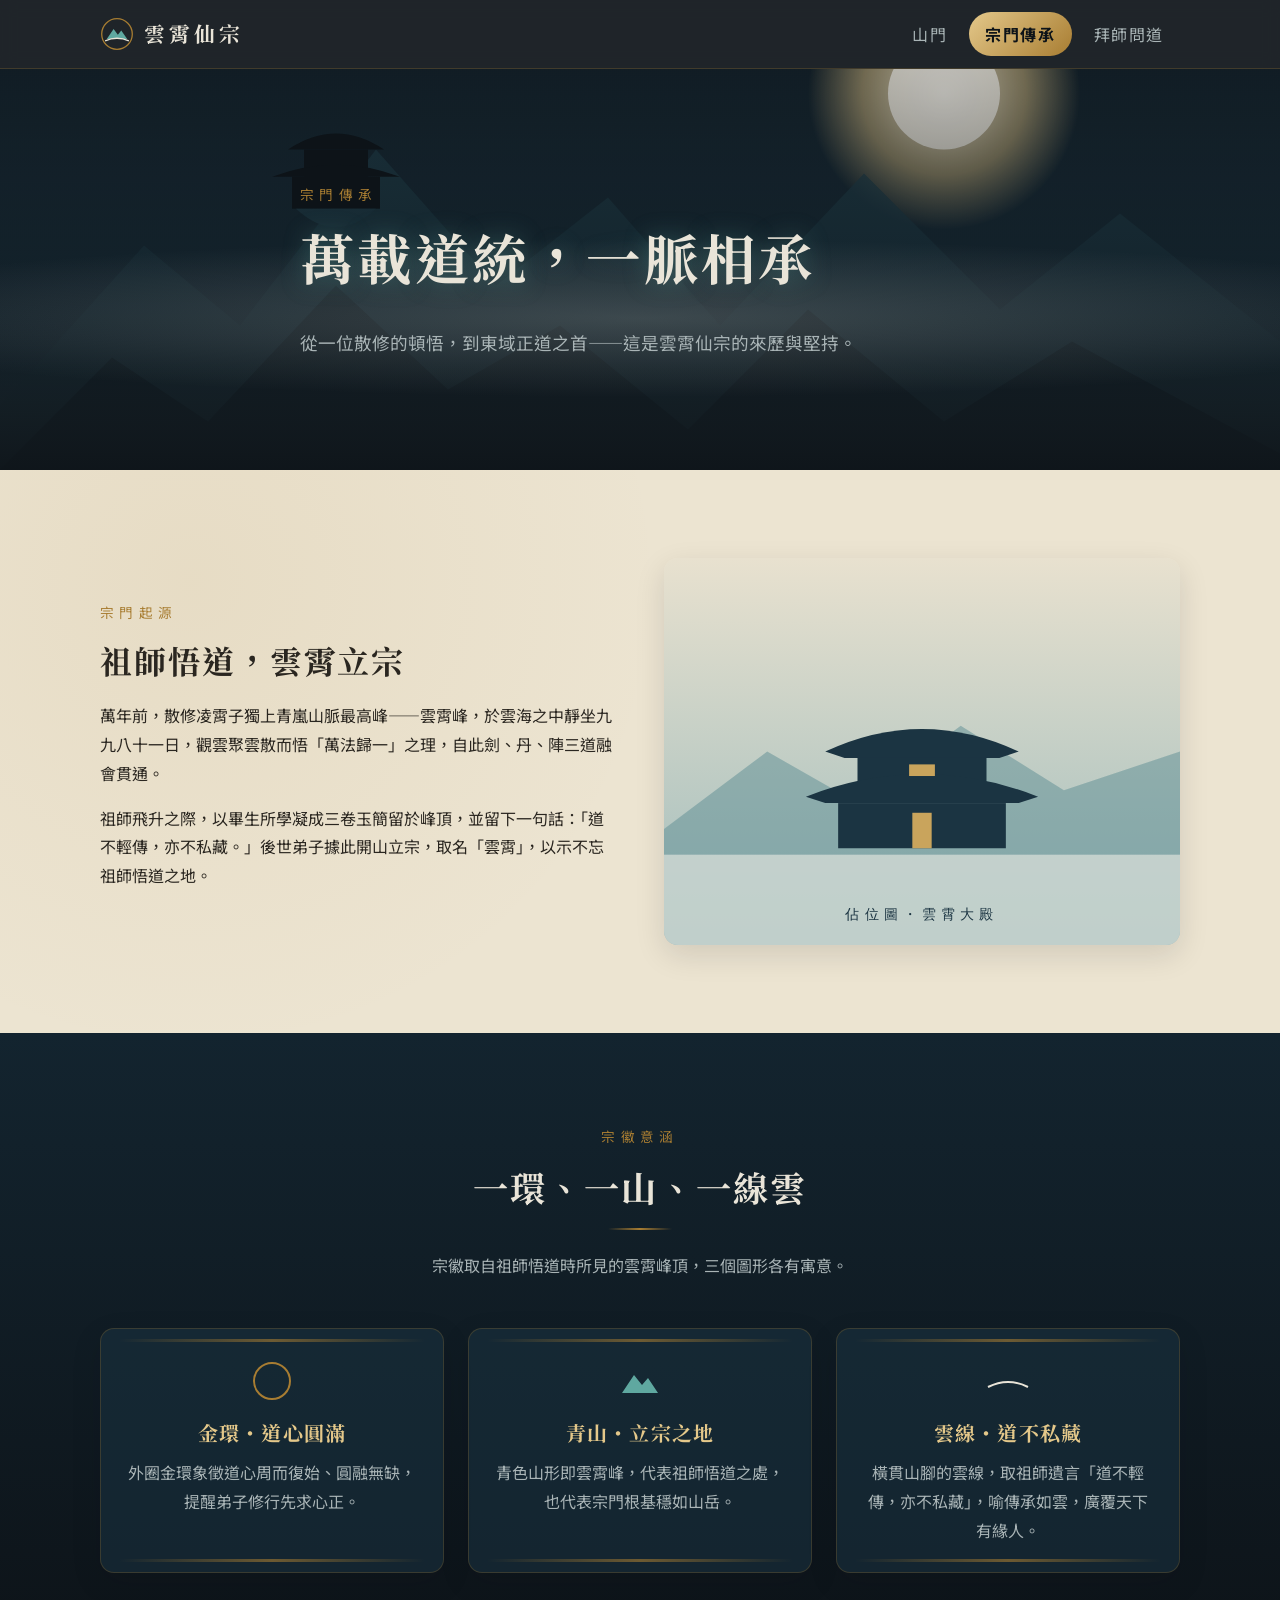
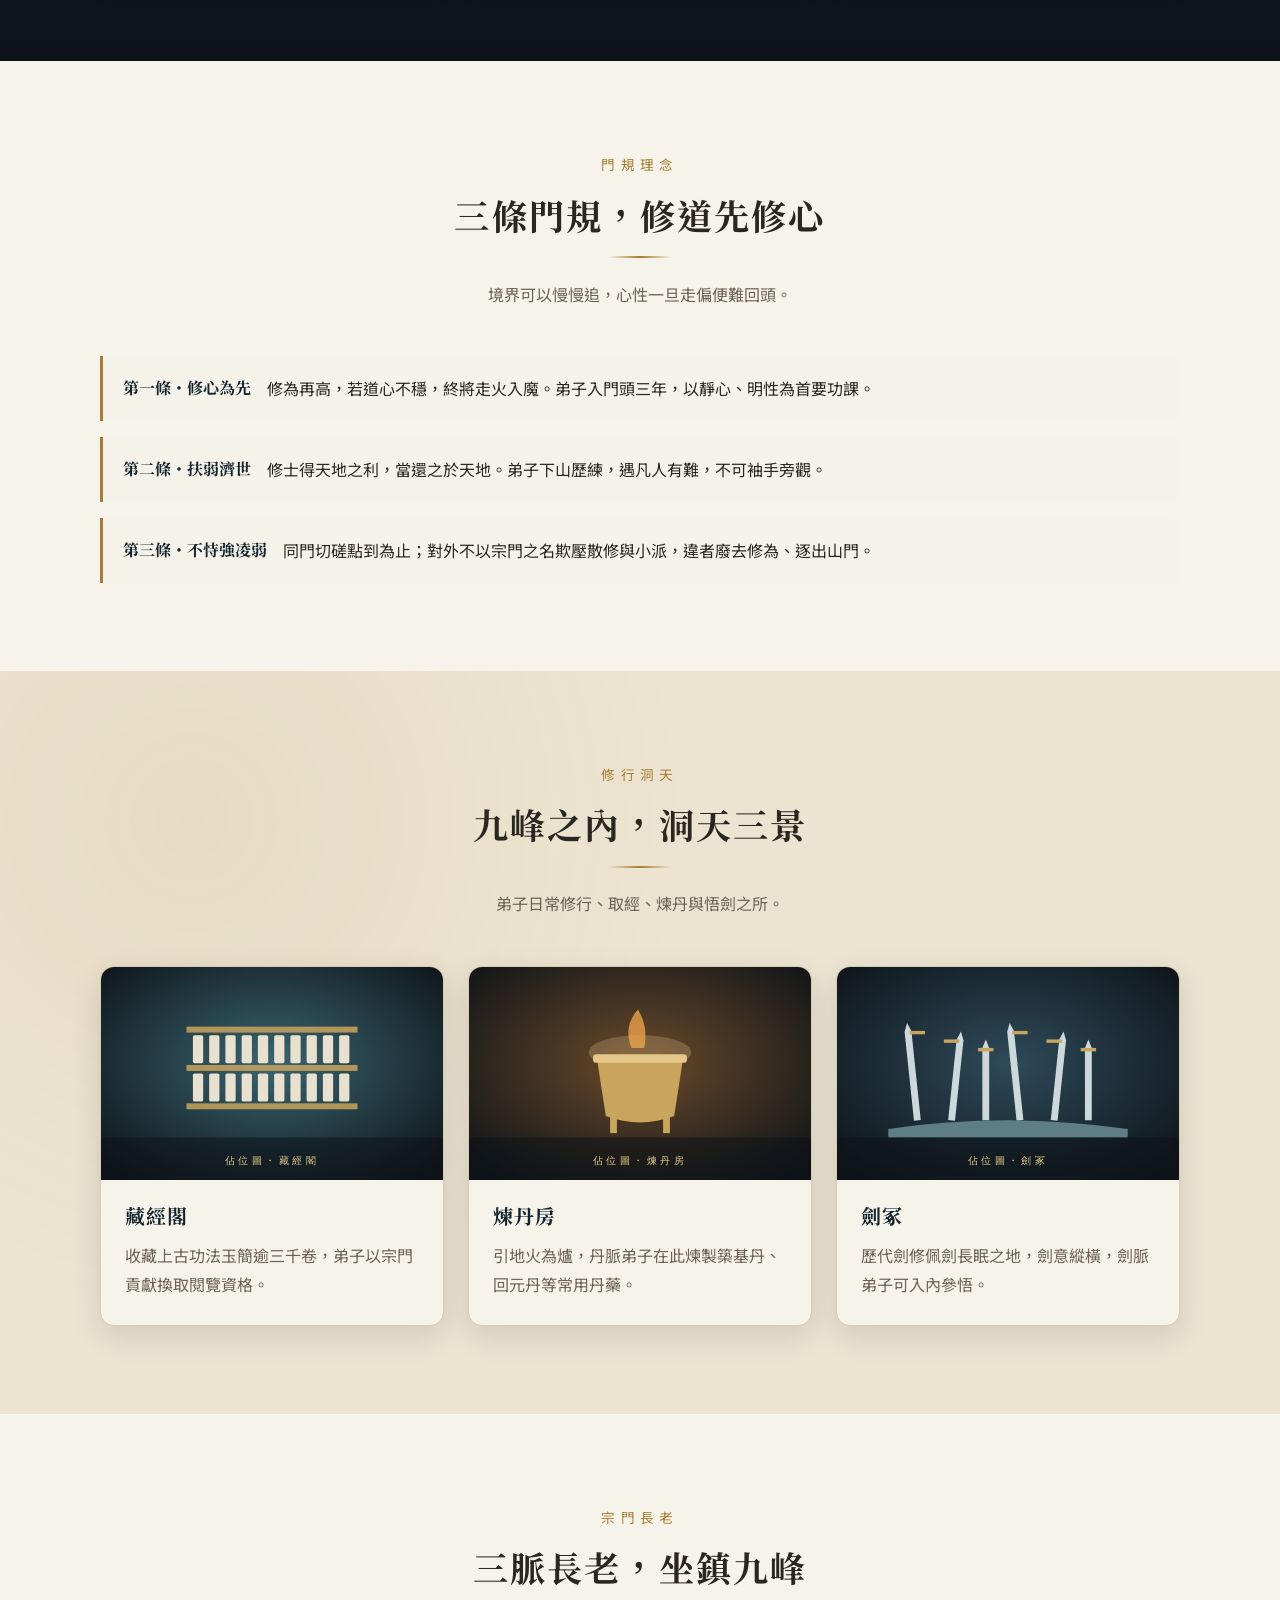
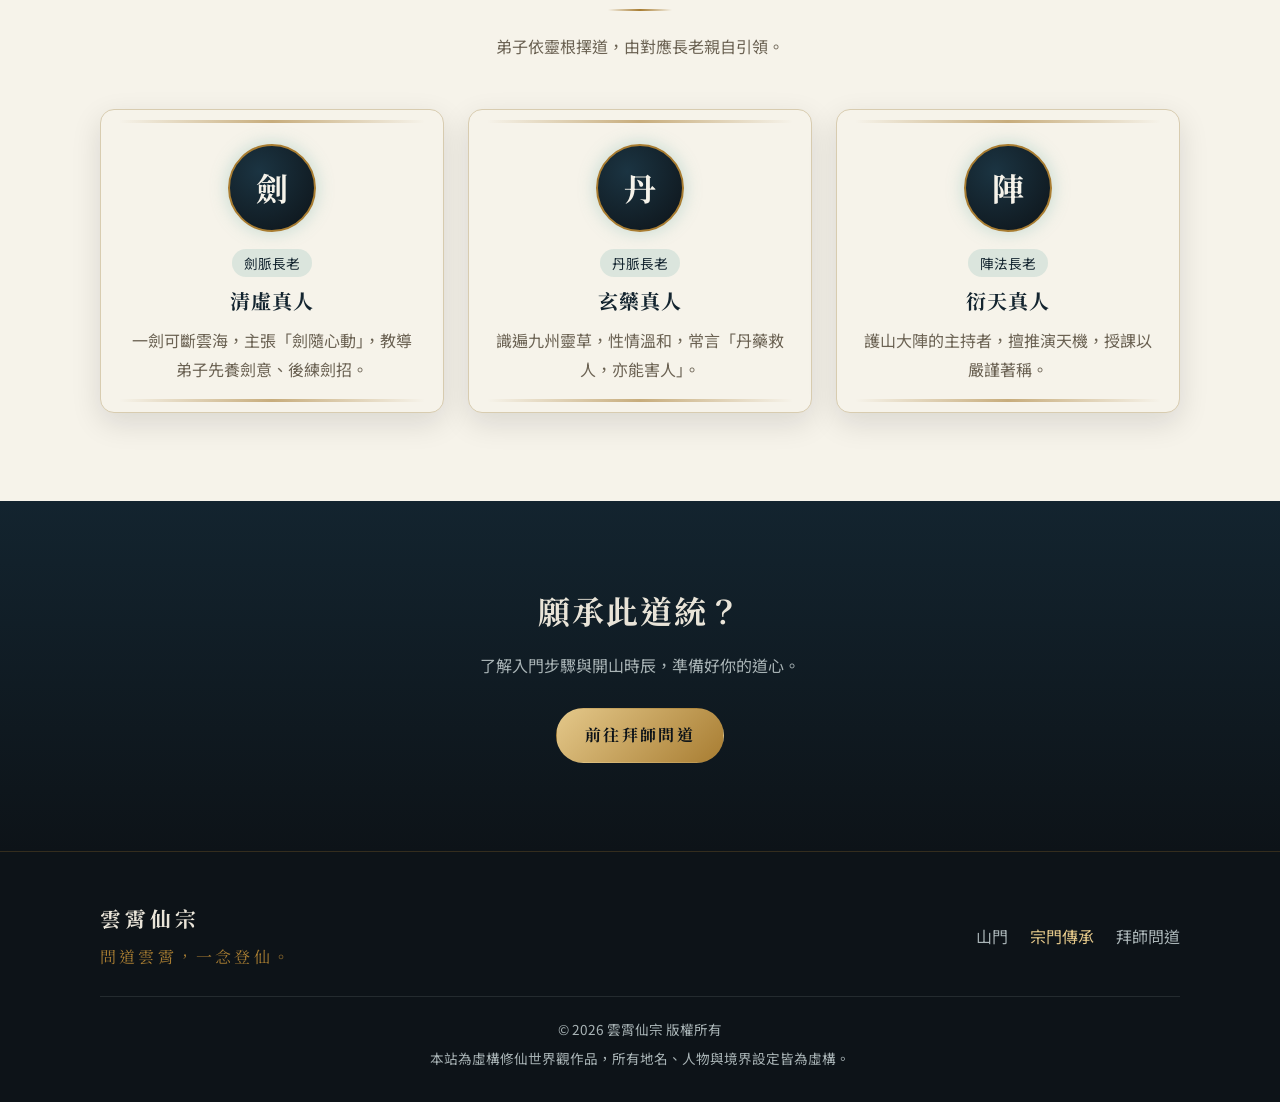
<file: pages/about.html>
<!DOCTYPE html>
<html lang="zh-Hant">
<head>
  <meta charset="UTF-8">
  <meta name="viewport" content="width=device-width, initial-scale=1.0">
  <meta name="description" content="雲霄仙宗的宗門起源、門規理念、修行洞天與三脈長老介紹。（虛構修仙世界觀作品）">
  <title>雲霄仙宗｜宗門傳承</title>
  <link rel="preconnect" href="https://fonts.googleapis.com">
  <link rel="preconnect" href="https://fonts.gstatic.com" crossorigin>
  <link href="https://fonts.googleapis.com/css2?family=Noto+Sans+TC:wght@400;500;700&family=Noto+Serif+TC:wght@500;700&display=swap" rel="stylesheet">
  <link rel="stylesheet" href="assets/css/site.css">
</head>
<body>
  <a class="skip-link" href="#main">跳至主要內容</a>

  <header class="site-header">
    <nav class="container nav" aria-label="主選單">
      <a class="brand" href="index.html">
        <svg class="brand-mark" viewBox="0 0 40 40" aria-hidden="true">
          <circle cx="20" cy="20" r="18" fill="none" stroke="#a87d32" stroke-width="1.5"/>
          <path d="M8 26 L16 14 L21 21 L25 16 L32 26 Z" fill="#5fa8a0"/>
          <path d="M6 28 Q20 22 34 28" fill="none" stroke="#e9e4d8" stroke-width="1.5"/>
        </svg>
        雲霄仙宗
      </a>
      <button class="nav-toggle" type="button" aria-expanded="false" aria-controls="nav-menu" aria-label="展開選單"><span></span></button>
      <ul class="nav-menu" id="nav-menu">
        <li><a href="index.html">山門</a></li>
        <li><a href="about.html" aria-current="page">宗門傳承</a></li>
        <li><a href="contact.html">拜師問道</a></li>
      </ul>
    </nav>
  </header>

  <main id="main">
    <!-- 頁面標題 -->
    <section class="hero page-hero">
      <img class="hero-bg" src="assets/images/hero-mountains.svg" alt="" aria-hidden="true">
      <div class="mist mist-1" aria-hidden="true"></div>
      <div class="container hero-content">
        <span class="hero-eyebrow">宗門傳承</span>
        <h1>萬載道統，一脈相承</h1>
        <p class="hero-lead">從一位散修的頓悟，到東域正道之首——這是雲霄仙宗的來歷與堅持。</p>
      </div>
    </section>

    <!-- 宗門起源 -->
    <section class="section section-paper">
      <div class="container split">
        <div class="split-text">
          <span class="eyebrow">宗門起源</span>
          <h2>祖師悟道，雲霄立宗</h2>
          <p>萬年前，散修凌霄子獨上青嵐山脈最高峰——雲霄峰，於雲海之中靜坐九九八十一日，觀雲聚雲散而悟「萬法歸一」之理，自此劍、丹、陣三道融會貫通。</p>
          <p>祖師飛升之際，以畢生所學凝成三卷玉簡留於峰頂，並留下一句話：「道不輕傳，亦不私藏。」後世弟子據此開山立宗，取名「雲霄」，以示不忘祖師悟道之地。</p>
        </div>
        <div class="split-media">
          <img src="assets/images/sect-hall.svg" alt="雲霄峰頂的宗門大殿（佔位圖）">
        </div>
      </div>
    </section>

    <!-- 宗徽意涵 -->
    <section class="section section-dark">
      <div class="container">
        <div class="section-head">
          <span class="eyebrow">宗徽意涵</span>
          <h2>一環、一山、一線雲</h2>
          <p>宗徽取自祖師悟道時所見的雲霄峰頂，三個圖形各有寓意。</p>
        </div>
        <div class="card-grid">
          <article class="card emblem-card">
            <svg class="card-icon emblem-ring" viewBox="0 0 48 48" aria-hidden="true"><circle cx="24" cy="24" r="18" fill="none" stroke="currentColor" stroke-width="2"/></svg>
            <h3>金環・道心圓滿</h3>
            <p>外圈金環象徵道心周而復始、圓融無缺，提醒弟子修行先求心正。</p>
          </article>
          <article class="card emblem-card">
            <svg class="card-icon emblem-peak" viewBox="0 0 48 48" aria-hidden="true"><path d="M6 36 L18 18 L26 28 L32 21 L42 36 Z" fill="currentColor"/></svg>
            <h3>青山・立宗之地</h3>
            <p>青色山形即雲霄峰，代表祖師悟道之處，也代表宗門根基穩如山岳。</p>
          </article>
          <article class="card emblem-card">
            <svg class="card-icon emblem-cloud" viewBox="0 0 48 48" aria-hidden="true"><path d="M4 30 Q24 20 44 30" fill="none" stroke="currentColor" stroke-width="2"/></svg>
            <h3>雲線・道不私藏</h3>
            <p>橫貫山腳的雲線，取祖師遺言「道不輕傳，亦不私藏」，喻傳承如雲，廣覆天下有緣人。</p>
          </article>
        </div>
      </div>
    </section>

    <!-- 門規理念 -->
    <section class="section">
      <div class="container">
        <div class="section-head">
          <span class="eyebrow">門規理念</span>
          <h2>三條門規，修道先修心</h2>
          <p>境界可以慢慢追，心性一旦走偏便難回頭。</p>
        </div>
        <ul class="rule-list">
          <li><strong>第一條・修心為先</strong><span>修為再高，若道心不穩，終將走火入魔。弟子入門頭三年，以靜心、明性為首要功課。</span></li>
          <li><strong>第二條・扶弱濟世</strong><span>修士得天地之利，當還之於天地。弟子下山歷練，遇凡人有難，不可袖手旁觀。</span></li>
          <li><strong>第三條・不恃強凌弱</strong><span>同門切磋點到為止；對外不以宗門之名欺壓散修與小派，違者廢去修為、逐出山門。</span></li>
        </ul>
      </div>
    </section>

    <!-- 修行洞天 -->
    <section class="section section-paper">
      <div class="container">
        <div class="section-head">
          <span class="eyebrow">修行洞天</span>
          <h2>九峰之內，洞天三景</h2>
          <p>弟子日常修行、取經、煉丹與悟劍之所。</p>
        </div>
        <div class="card-grid">
          <article class="card media-card">
            <img src="assets/images/library.svg" alt="藏經閣內排列整齊的玉簡書架（佔位圖）">
            <div class="card-body">
              <h3>藏經閣</h3>
              <p>收藏上古功法玉簡逾三千卷，弟子以宗門貢獻換取閱覽資格。</p>
            </div>
          </article>
          <article class="card media-card">
            <img src="assets/images/alchemy.svg" alt="煉丹房中燃著靈火的丹爐（佔位圖）">
            <div class="card-body">
              <h3>煉丹房</h3>
              <p>引地火為爐，丹脈弟子在此煉製築基丹、回元丹等常用丹藥。</p>
            </div>
          </article>
          <article class="card media-card">
            <img src="assets/images/sword-tomb.svg" alt="劍冢中斜插於地的古劍（佔位圖）">
            <div class="card-body">
              <h3>劍冢</h3>
              <p>歷代劍修佩劍長眠之地，劍意縱橫，劍脈弟子可入內參悟。</p>
            </div>
          </article>
        </div>
      </div>
    </section>

    <!-- 宗門長老 -->
    <section class="section">
      <div class="container">
        <div class="section-head">
          <span class="eyebrow">宗門長老</span>
          <h2>三脈長老，坐鎮九峰</h2>
          <p>弟子依靈根擇道，由對應長老親自引領。</p>
        </div>
        <div class="card-grid">
          <article class="card elder-card">
            <div class="elder-avatar" aria-hidden="true">劍</div>
            <span class="elder-role">劍脈長老</span>
            <h3>清虛真人</h3>
            <p>一劍可斷雲海，主張「劍隨心動」，教導弟子先養劍意、後練劍招。</p>
          </article>
          <article class="card elder-card">
            <div class="elder-avatar" aria-hidden="true">丹</div>
            <span class="elder-role">丹脈長老</span>
            <h3>玄藥真人</h3>
            <p>識遍九州靈草，性情溫和，常言「丹藥救人，亦能害人」。</p>
          </article>
          <article class="card elder-card">
            <div class="elder-avatar" aria-hidden="true">陣</div>
            <span class="elder-role">陣法長老</span>
            <h3>衍天真人</h3>
            <p>護山大陣的主持者，擅推演天機，授課以嚴謹著稱。</p>
          </article>
        </div>
      </div>
    </section>

    <!-- CTA -->
    <section class="section section-dark cta">
      <div class="container">
        <h2>願承此道統？</h2>
        <p>了解入門步驟與開山時辰，準備好你的道心。</p>
        <div class="btn-group">
          <a class="btn btn-primary" href="contact.html">前往拜師問道</a>
        </div>
      </div>
    </section>
  </main>

  <footer class="site-footer">
    <div class="container">
      <div class="footer-top">
        <div>
          <a class="brand" href="index.html">雲霄仙宗</a>
          <p class="footer-tagline">問道雲霄，一念登仙。</p>
        </div>
        <ul class="footer-links">
          <li><a href="index.html">山門</a></li>
          <li><a href="about.html" aria-current="page">宗門傳承</a></li>
          <li><a href="contact.html">拜師問道</a></li>
        </ul>
      </div>
      <div class="footer-bottom">
        <p>&copy; <span id="year">2026</span> 雲霄仙宗 版權所有</p>
        <p>本站為虛構修仙世界觀作品，所有地名、人物與境界設定皆為虛構。</p>
      </div>
    </div>
  </footer>

  <script src="assets/js/site.js"></script>
</body>
</html>
</file>
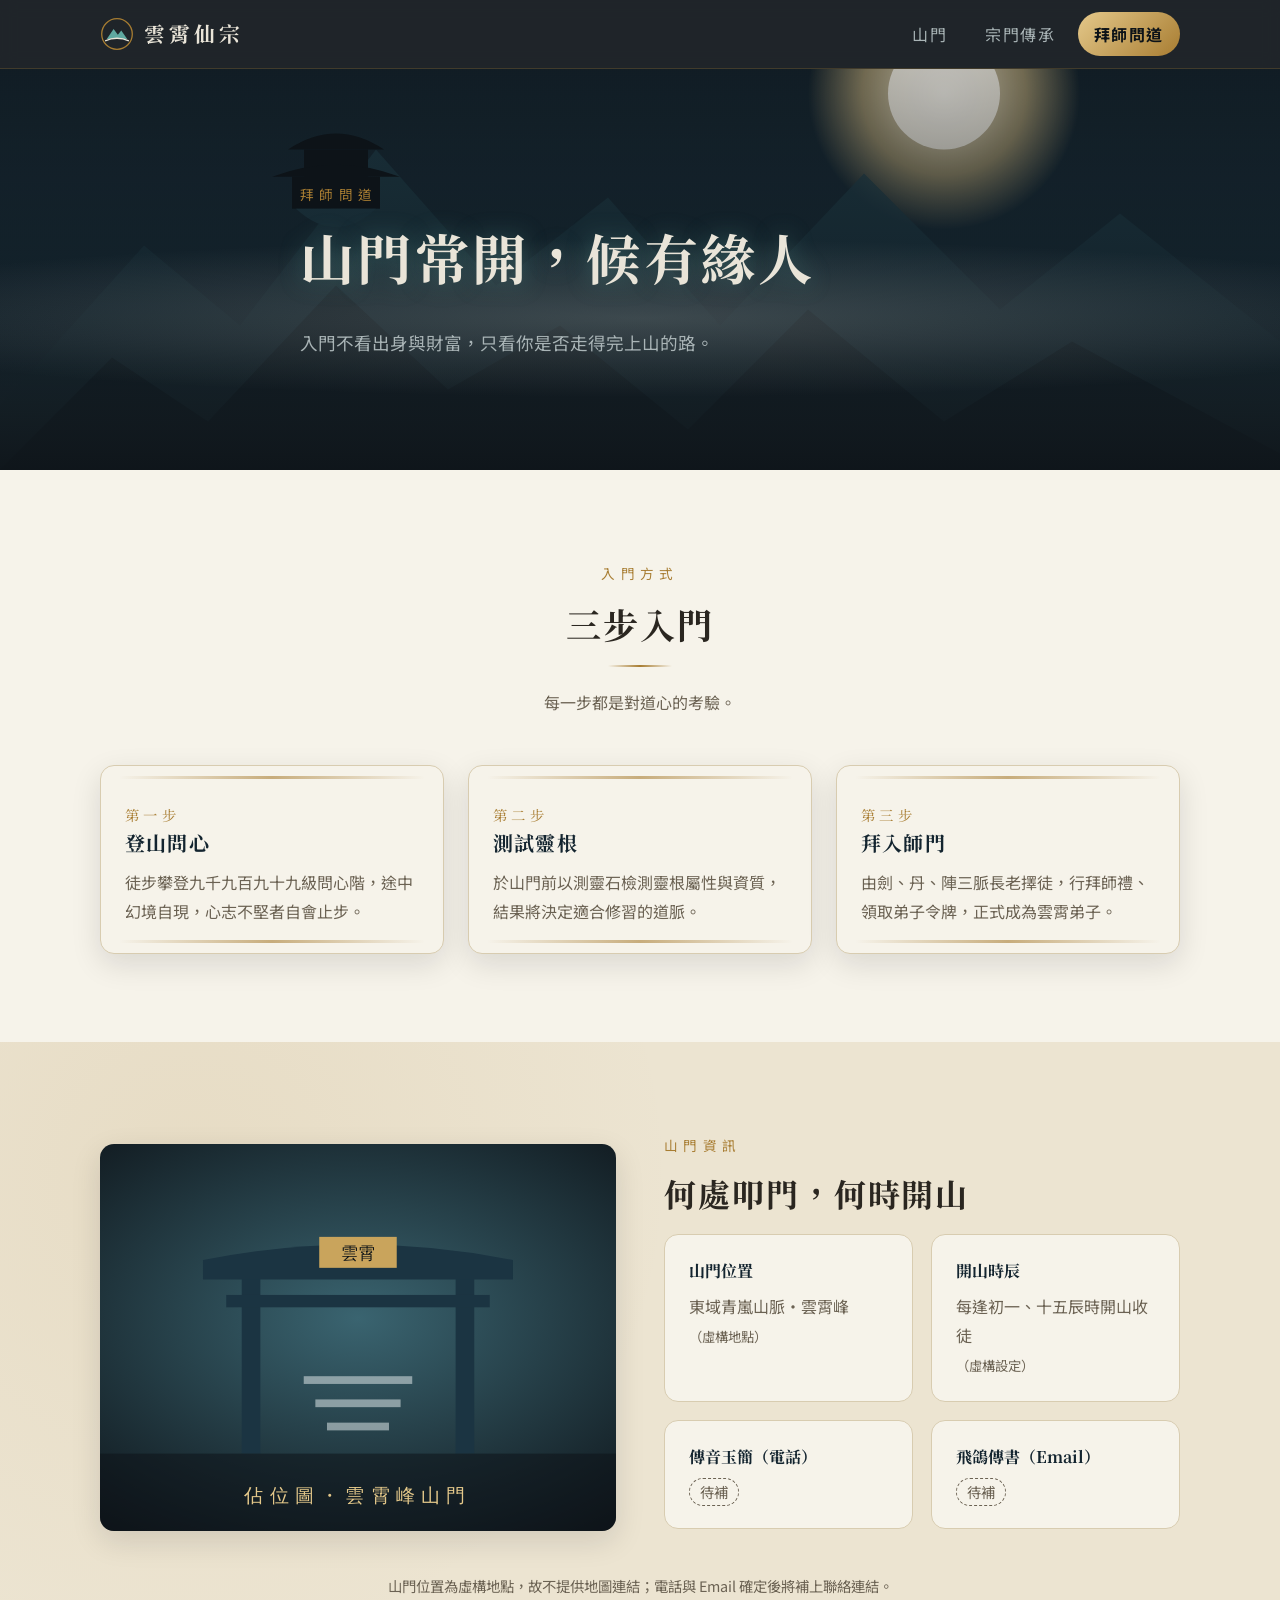
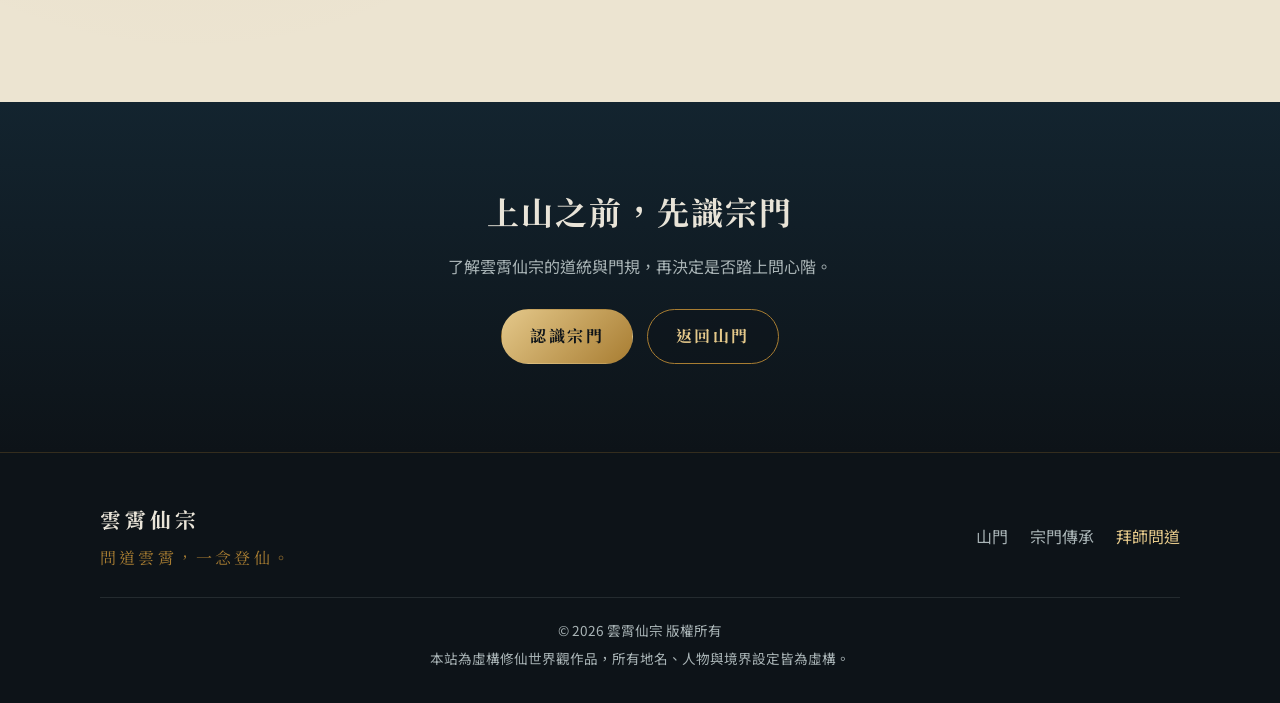
<file: pages/contact.html>
<!DOCTYPE html>
<html lang="zh-Hant">
<head>
  <meta charset="UTF-8">
  <meta name="viewport" content="width=device-width, initial-scale=1.0">
  <meta name="description" content="雲霄仙宗拜師入門方式、山門位置與開山時辰。（虛構修仙世界觀作品）">
  <title>雲霄仙宗｜拜師問道</title>
  <link rel="preconnect" href="https://fonts.googleapis.com">
  <link rel="preconnect" href="https://fonts.gstatic.com" crossorigin>
  <link href="https://fonts.googleapis.com/css2?family=Noto+Sans+TC:wght@400;500;700&family=Noto+Serif+TC:wght@500;700&display=swap" rel="stylesheet">
  <link rel="stylesheet" href="assets/css/site.css">
</head>
<body>
  <a class="skip-link" href="#main">跳至主要內容</a>

  <header class="site-header">
    <nav class="container nav" aria-label="主選單">
      <a class="brand" href="index.html">
        <svg class="brand-mark" viewBox="0 0 40 40" aria-hidden="true">
          <circle cx="20" cy="20" r="18" fill="none" stroke="#a87d32" stroke-width="1.5"/>
          <path d="M8 26 L16 14 L21 21 L25 16 L32 26 Z" fill="#5fa8a0"/>
          <path d="M6 28 Q20 22 34 28" fill="none" stroke="#e9e4d8" stroke-width="1.5"/>
        </svg>
        雲霄仙宗
      </a>
      <button class="nav-toggle" type="button" aria-expanded="false" aria-controls="nav-menu" aria-label="展開選單"><span></span></button>
      <ul class="nav-menu" id="nav-menu">
        <li><a href="index.html">山門</a></li>
        <li><a href="about.html">宗門傳承</a></li>
        <li><a href="contact.html" aria-current="page">拜師問道</a></li>
      </ul>
    </nav>
  </header>

  <main id="main">
    <!-- 頁面標題 -->
    <section class="hero page-hero">
      <img class="hero-bg" src="assets/images/hero-mountains.svg" alt="" aria-hidden="true">
      <div class="mist mist-1" aria-hidden="true"></div>
      <div class="container hero-content">
        <span class="hero-eyebrow">拜師問道</span>
        <h1>山門常開，候有緣人</h1>
        <p class="hero-lead">入門不看出身與財富，只看你是否走得完上山的路。</p>
      </div>
    </section>

    <!-- 入門方式 -->
    <section class="section">
      <div class="container">
        <div class="section-head">
          <span class="eyebrow">入門方式</span>
          <h2>三步入門</h2>
          <p>每一步都是對道心的考驗。</p>
        </div>
        <div class="card-grid">
          <article class="card step-card">
            <span class="step-no">第一步</span>
            <h3>登山問心</h3>
            <p>徒步攀登九千九百九十九級問心階，途中幻境自現，心志不堅者自會止步。</p>
          </article>
          <article class="card step-card">
            <span class="step-no">第二步</span>
            <h3>測試靈根</h3>
            <p>於山門前以測靈石檢測靈根屬性與資質，結果將決定適合修習的道脈。</p>
          </article>
          <article class="card step-card">
            <span class="step-no">第三步</span>
            <h3>拜入師門</h3>
            <p>由劍、丹、陣三脈長老擇徒，行拜師禮、領取弟子令牌，正式成為雲霄弟子。</p>
          </article>
        </div>
      </div>
    </section>

    <!-- 山門資訊 -->
    <section class="section section-paper">
      <div class="container split">
        <div class="split-media">
          <img src="assets/images/mountain-gate.svg" alt="雲霄峰山門牌坊與登山石階（佔位圖）">
        </div>
        <div class="split-text">
          <span class="eyebrow">山門資訊</span>
          <h2>何處叩門，何時開山</h2>
          <dl class="info-list">
            <div class="info-item">
              <dt>山門位置</dt>
              <dd>東域青嵐山脈・雲霄峰<br><small>（虛構地點）</small></dd>
            </div>
            <div class="info-item">
              <dt>開山時辰</dt>
              <dd>每逢初一、十五辰時開山收徒<br><small>（虛構設定）</small></dd>
            </div>
            <div class="info-item">
              <dt>傳音玉簡（電話）</dt>
              <dd><span class="tag-pending">待補</span></dd>
            </div>
            <div class="info-item">
              <dt>飛鴿傳書（Email）</dt>
              <dd><span class="tag-pending">待補</span></dd>
            </div>
          </dl>
        </div>
      </div>
      <div class="container">
        <p class="note">山門位置為虛構地點，故不提供地圖連結；電話與 Email 確定後將補上聯絡連結。</p>
      </div>
    </section>

    <!-- CTA -->
    <section class="section section-dark cta">
      <div class="container">
        <h2>上山之前，先識宗門</h2>
        <p>了解雲霄仙宗的道統與門規，再決定是否踏上問心階。</p>
        <div class="btn-group">
          <a class="btn btn-primary" href="about.html">認識宗門</a>
          <a class="btn btn-outline" href="index.html">返回山門</a>
        </div>
      </div>
    </section>
  </main>

  <footer class="site-footer">
    <div class="container">
      <div class="footer-top">
        <div>
          <a class="brand" href="index.html">雲霄仙宗</a>
          <p class="footer-tagline">問道雲霄，一念登仙。</p>
        </div>
        <ul class="footer-links">
          <li><a href="index.html">山門</a></li>
          <li><a href="about.html">宗門傳承</a></li>
          <li><a href="contact.html" aria-current="page">拜師問道</a></li>
        </ul>
      </div>
      <div class="footer-bottom">
        <p>&copy; <span id="year">2026</span> 雲霄仙宗 版權所有</p>
        <p>本站為虛構修仙世界觀作品，所有地名、人物與境界設定皆為虛構。</p>
      </div>
    </div>
  </footer>

  <script src="assets/js/site.js"></script>
</body>
</html>
</file>
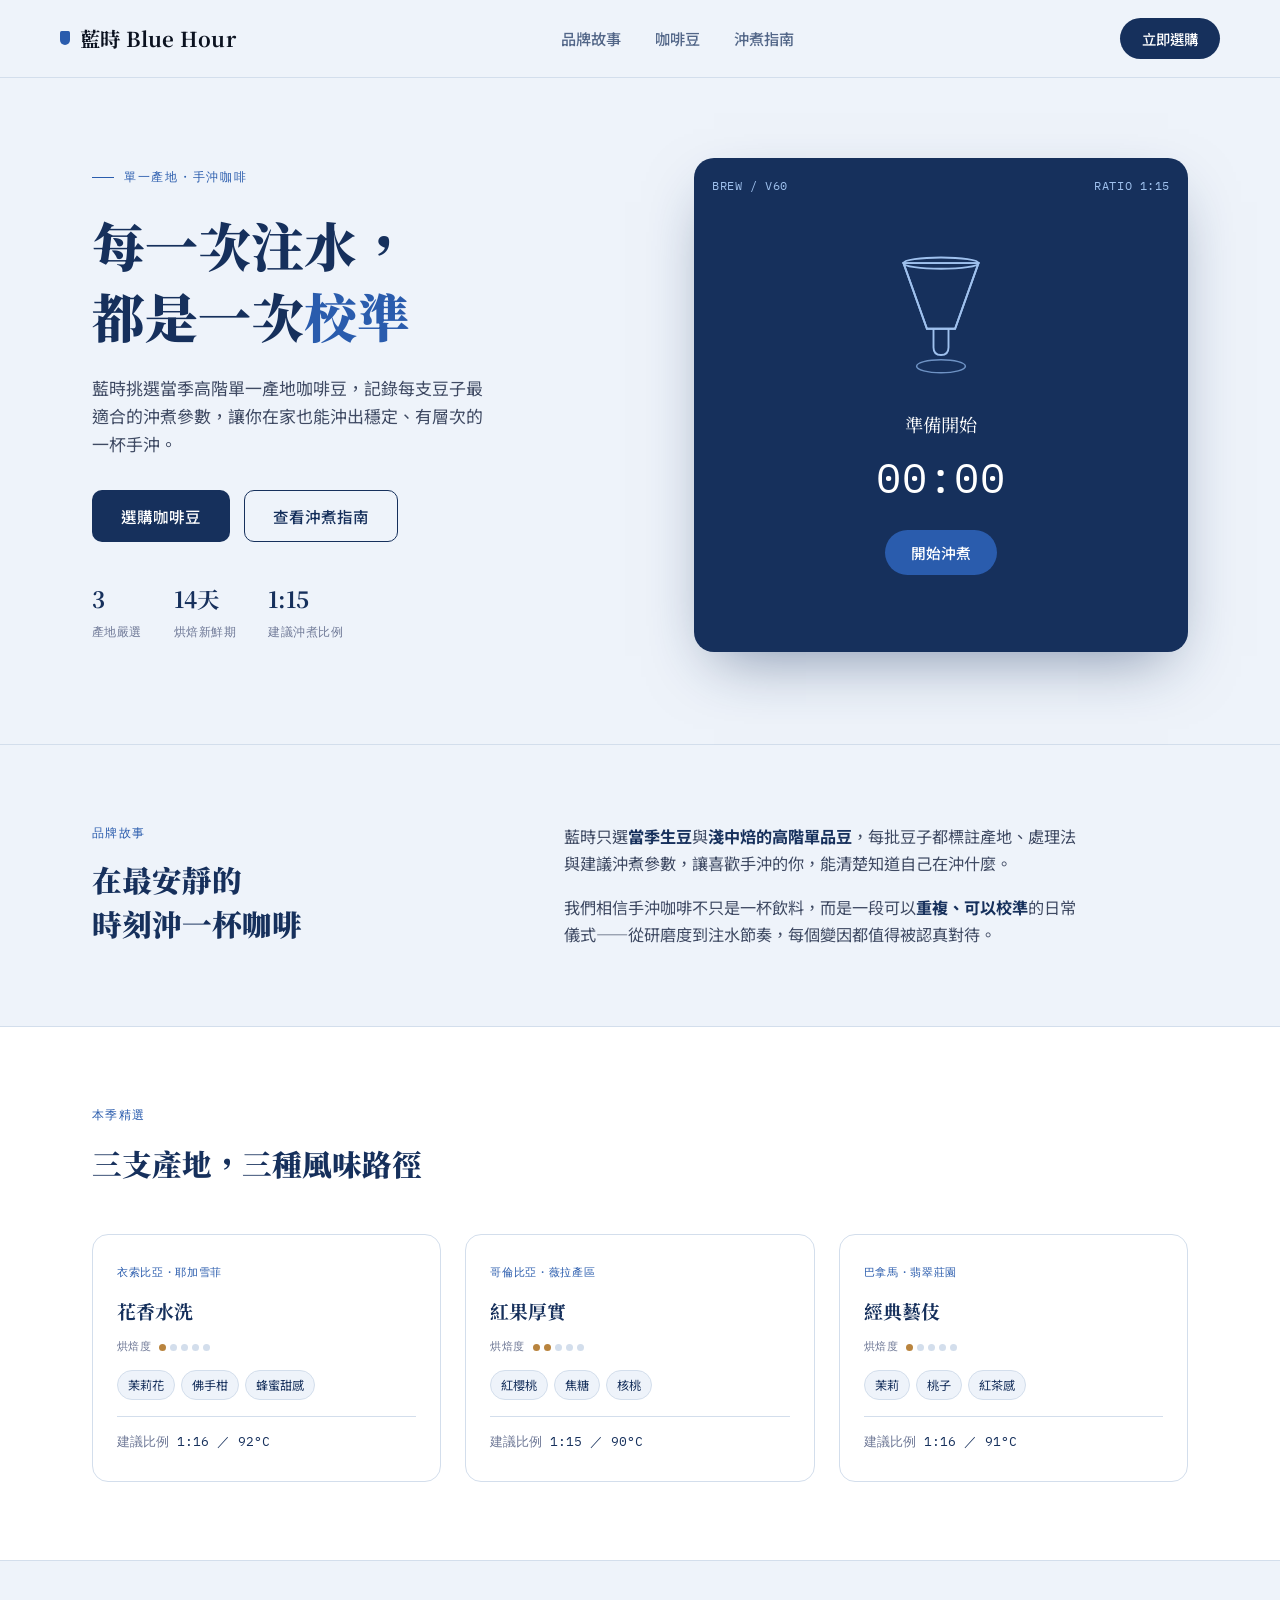
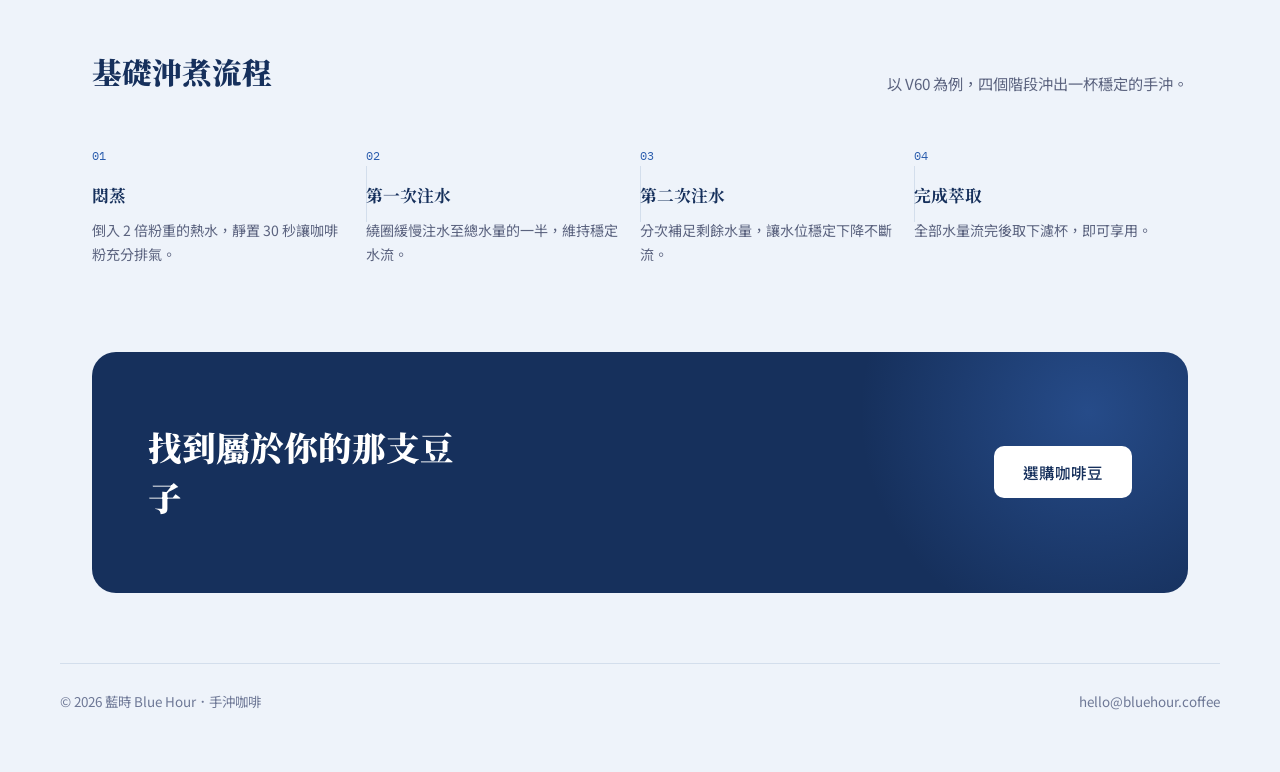
<file: w1/claude.html>
<!DOCTYPE html>
<html lang="zh-Hant">
<head>
<meta charset="UTF-8">
<meta name="viewport" content="width=device-width, initial-scale=1.0">
<title>藍時 Blue Hour｜手沖咖啡</title>
<link rel="preconnect" href="https://fonts.googleapis.com">
<link rel="preconnect" href="https://fonts.gstatic.com" crossorigin>
<link href="https://fonts.googleapis.com/css2?family=Noto+Serif+TC:wght@500;700;900&family=Noto+Sans+TC:wght@400;500;700&family=IBM+Plex+Mono:wght@400;500&display=swap" rel="stylesheet">
<style>
  :root{
    --ink: #0B1220;
    --deep: #16305C;
    --blue: #2A5CAD;
    --blue-bright: #3E74CC;
    --paper: #EEF3FA;
    --mist: #D3DEEC;
    --white: #FFFFFF;
    --roast: #B9843E;

    --display: 'Noto Serif TC', serif;
    --body: 'Noto Sans TC', sans-serif;
    --mono: 'IBM Plex Mono', monospace;
  }

  *{ box-sizing:border-box; margin:0; padding:0; }
  html{ scroll-behavior:smooth; }
  body{
    background: var(--paper);
    color: var(--ink);
    font-family: var(--body);
    line-height:1.65;
    -webkit-font-smoothing:antialiased;
  }
  a{ color:inherit; text-decoration:none; }
  ul{ list-style:none; }
  button{ font-family:inherit; cursor:pointer; }
  :focus-visible{ outline:2px solid var(--blue); outline-offset:3px; border-radius:4px; }

  .wrap{ max-width:1160px; margin:0 auto; padding:0 32px; }

  /* NAV */
  header.site{
    position:sticky; top:0; z-index:50;
    background: rgba(238,243,250,0.88);
    backdrop-filter: blur(10px);
    border-bottom:1px solid var(--mist);
  }
  .nav{ display:flex; align-items:center; justify-content:space-between; padding:18px 0; }
  .logo{ font-family:var(--display); font-weight:700; font-size:1.28rem; letter-spacing:0.02em; display:flex; align-items:center; gap:10px; }
  .logo .mark{ width:10px; height:14px; background:var(--blue); border-radius:2px 2px 6px 6px; }
  .nav-links{ display:flex; gap:34px; font-size:0.95rem; font-weight:500; color:var(--deep); }
  .nav-links a{ opacity:0.72; transition:opacity .15s ease; }
  .nav-links a:hover{ opacity:1; }
  .nav-cta{
    background:var(--deep); color:var(--white);
    padding:10px 22px; border-radius:999px; font-size:0.9rem; font-weight:500;
    border:none; transition:background .15s ease, transform .15s ease;
  }
  .nav-cta:hover{ background:var(--blue); transform:translateY(-1px); }

  /* HERO */
  .hero{ padding:80px 0 92px; }
  .hero-grid{ display:grid; grid-template-columns:1.05fr 0.95fr; gap:56px; align-items:center; }
  .eyebrow{
    font-family:var(--mono); font-size:0.76rem; letter-spacing:0.14em; text-transform:uppercase;
    color:var(--blue); display:flex; align-items:center; gap:10px; margin-bottom:22px;
  }
  .eyebrow::before{ content:""; width:22px; height:1px; background:var(--blue); }
  .hero h1{
    font-family:var(--display); font-weight:900; font-size:clamp(2.1rem,4.2vw,3.3rem);
    line-height:1.35; color:var(--deep); margin-bottom:22px;
  }
  .hero h1 em{ font-style:normal; color:var(--blue); }
  .hero p.lede{ font-size:1.06rem; color:#3F4A63; max-width:44ch; margin-bottom:32px; }
  .hero-actions{ display:flex; gap:14px; flex-wrap:wrap; margin-bottom:38px; }
  .btn-primary, .btn-ghost{
    padding:14px 28px; border-radius:10px; font-size:0.97rem; font-weight:500;
    border:1px solid transparent; transition:all .15s ease; display:inline-flex; align-items:center; gap:8px;
  }
  .btn-primary{ background:var(--deep); color:var(--white); }
  .btn-primary:hover{ background:var(--blue); transform:translateY(-1px); }
  .btn-ghost{ background:transparent; border-color:var(--deep); color:var(--deep); }
  .btn-ghost:hover{ background:var(--deep); color:var(--white); }

  .hero-stats{ display:flex; gap:32px; font-family:var(--mono); }
  .hero-stats div strong{ display:block; font-size:1.4rem; font-family:var(--display); color:var(--deep); }
  .hero-stats div span{ font-size:0.74rem; color:#6E7896; letter-spacing:0.04em; }

  /* SIGNATURE: brew timer */
  .brewer{
    position:relative; background:var(--deep); border-radius:20px;
    aspect-ratio:1/1; overflow:hidden;
    box-shadow:0 24px 60px -20px rgba(22,48,92,0.5);
    display:flex; flex-direction:column; align-items:center; justify-content:center;
    padding: 26px;
  }
  .brewer-hud{
    position:absolute; top:18px; left:18px; right:18px;
    display:flex; justify-content:space-between;
    font-family:var(--mono); font-size:0.72rem; color:#9FC1EE; letter-spacing:0.05em;
  }
  .brewer-stage{
    font-family:var(--display); color:var(--white); font-size:1.15rem;
    margin-top: 6px; margin-bottom: 4px; text-align:center; min-height: 1.6em;
  }
  .brewer-time{
    font-family:var(--mono); font-size:2.6rem; color:var(--white); letter-spacing:0.02em; margin-bottom:18px;
  }
  .dripper-svg{ width:150px; margin-bottom: 18px; }
  .brewer-btn{
    background:var(--blue); color:var(--white); border:none;
    padding:12px 26px; border-radius:999px; font-size:0.92rem; font-weight:500;
    transition:background .15s ease;
  }
  .brewer-btn:hover{ background:var(--blue-bright); }
  .brewer-btn:disabled{ opacity:0.55; cursor:default; }

  /* STORY */
  .story{ padding:78px 0; border-top:1px solid var(--mist); }
  .story-grid{ display:grid; grid-template-columns:0.8fr 1.2fr; gap:56px; }
  .section-label{
    font-family:var(--mono); font-size:0.76rem; letter-spacing:0.12em; text-transform:uppercase;
    color:var(--blue); margin-bottom:14px;
  }
  .story h2{ font-family:var(--display); font-weight:900; font-size:1.85rem; color:var(--deep); line-height:1.5; }
  .story-body p{ font-size:1.01rem; color:#3F4A63; margin-bottom:18px; max-width:58ch; }
  .story-body p:last-child{ margin-bottom:0; }
  .story-body strong{ color:var(--deep); }

  /* BEANS */
  .beans{ padding:78px 0; background:var(--white); border-top:1px solid var(--mist); border-bottom:1px solid var(--mist); }
  .beans-head{ max-width:640px; margin-bottom:46px; }
  .beans-head h2{ font-family:var(--display); font-weight:900; font-size:1.85rem; color:var(--deep); margin-top:10px; }
  .bean-cards{ display:grid; grid-template-columns:repeat(3,1fr); gap:24px; }
  .b-card{
    border:1px solid var(--mist); border-radius:16px; padding:28px 24px;
    transition:border-color .15s ease, transform .15s ease;
  }
  .b-card:hover{ border-color:var(--blue-bright); transform:translateY(-3px); }
  .b-card .origin{ font-family:var(--mono); font-size:0.7rem; color:var(--blue); letter-spacing:0.06em; margin-bottom:14px; }
  .b-card h3{ font-family:var(--display); font-weight:700; font-size:1.18rem; color:var(--deep); margin-bottom:12px; }
  .roast-bar{ display:flex; align-items:center; gap:8px; margin-bottom:14px; }
  .roast-bar .label{ font-family:var(--mono); font-size:0.68rem; color:#6E7896; letter-spacing:0.04em; }
  .roast-dots{ display:flex; gap:4px; }
  .roast-dots span{ width:7px; height:7px; border-radius:50%; background:var(--mist); }
  .roast-dots span.on{ background:var(--roast); }
  .flavor-tags{ display:flex; flex-wrap:wrap; gap:6px; margin-bottom:16px; }
  .flavor-tags span{
    font-size:0.76rem; padding:4px 10px; border-radius:999px;
    background:var(--paper); color:var(--deep); border:1px solid var(--mist);
  }
  .b-card .ratio{ font-family:var(--mono); font-size:0.82rem; color:var(--deep); border-top:1px solid var(--mist); padding-top:14px; }
  .b-card .ratio span{ color:#6E7896; }

  /* GUIDE */
  .guide{ padding:86px 0; }
  .guide-head{ display:flex; justify-content:space-between; align-items:flex-end; margin-bottom:50px; gap:24px; flex-wrap:wrap; }
  .guide-head h2{ font-family:var(--display); font-weight:900; font-size:1.85rem; color:var(--deep); }
  .guide-head p{ max-width:38ch; color:#5B637F; font-size:0.95rem; }
  .steps{ display:grid; grid-template-columns:repeat(4,1fr); position:relative; }
  .step{ position:relative; padding:0 22px 0 0; }
  .step:not(:last-child)::after{
    content:""; position:absolute; top:20px; right:-1px; width:1px; height:56px; background:var(--mist);
  }
  .step .num{ font-family:var(--mono); font-size:0.76rem; color:var(--blue); margin-bottom:16px; display:block; }
  .step h3{ font-family:var(--display); font-weight:700; font-size:1.05rem; color:var(--deep); margin-bottom:10px; }
  .step p{ font-size:0.88rem; color:#5B637F; }

  /* CTA */
  .cta{
    background:var(--deep); color:var(--white); border-radius:24px; margin:0 32px 32px;
    padding:70px 56px; position:relative; overflow:hidden;
  }
  .cta::before{
    content:""; position:absolute; width:460px; height:460px;
    background:radial-gradient(circle, rgba(62,116,204,0.4), transparent 70%);
    top:-170px; right:-130px; border-radius:50%;
  }
  .cta-inner{ position:relative; z-index:2; display:flex; justify-content:space-between; align-items:center; gap:40px; flex-wrap:wrap; }
  .cta h2{ font-family:var(--display); font-weight:900; font-size:clamp(1.5rem,2.8vw,2.1rem); max-width:16ch; line-height:1.5; }
  .cta .btn-primary{ background:var(--white); color:var(--deep); white-space:nowrap; }
  .cta .btn-primary:hover{ background:var(--paper); }

  footer.site{ padding:38px 32px 60px; }
  .footer-grid{
    max-width:1160px; margin:0 auto; display:flex; justify-content:space-between; align-items:center;
    flex-wrap:wrap; gap:16px; font-size:0.84rem; color:#6E7896; border-top:1px solid var(--mist); padding-top:26px;
  }

  @media (prefers-reduced-motion:reduce){ *{ animation-duration:0.001ms !important; transition-duration:0.001ms !important; } }

  @media (max-width:880px){
    .hero-grid{ grid-template-columns:1fr; }
    .brewer{ order:-1; max-width:400px; margin:0 auto 8px; }
    .story-grid{ grid-template-columns:1fr; gap:28px; }
    .bean-cards{ grid-template-columns:1fr; }
    .steps{ grid-template-columns:1fr 1fr; row-gap:32px; }
    .step:nth-child(2)::after{ display:none; }
    .nav-links{ display:none; }
    .cta{ margin:0 16px 16px; padding:46px 28px; }
    .cta-inner{ flex-direction:column; align-items:flex-start; }
  }
  @media (max-width:520px){
    .wrap{ padding:0 20px; }
    .steps{ grid-template-columns:1fr; }
    .step:not(:last-child)::after{ display:none; }
    .hero-stats{ gap:20px; }
  }
</style>
</head>
<body>

<header class="site">
  <nav class="wrap nav">
    <div class="logo"><span class="mark"></span>藍時 Blue Hour</div>
    <ul class="nav-links">
      <li><a href="#story">品牌故事</a></li>
      <li><a href="#beans">咖啡豆</a></li>
      <li><a href="#guide">沖煮指南</a></li>
    </ul>
    <button class="nav-cta">立即選購</button>
  </nav>
</header>

<section class="hero">
  <div class="wrap hero-grid">
    <div>
      <div class="eyebrow">單一產地・手沖咖啡</div>
      <h1>每一次注水，<br>都是一次<em>校準</em></h1>
      <p class="lede">藍時挑選當季高階單一產地咖啡豆，記錄每支豆子最適合的沖煮參數，讓你在家也能沖出穩定、有層次的一杯手沖。</p>
      <div class="hero-actions">
        <button class="btn-primary">選購咖啡豆</button>
        <button class="btn-ghost">查看沖煮指南</button>
      </div>
      <div class="hero-stats">
        <div><strong>3</strong><span>產地嚴選</span></div>
        <div><strong>14天</strong><span>烘焙新鮮期</span></div>
        <div><strong>1:15</strong><span>建議沖煮比例</span></div>
      </div>
    </div>

    <div class="brewer">
      <div class="brewer-hud">
        <span>BREW / V60</span>
        <span id="ratioTag">RATIO 1:15</span>
      </div>
      <svg class="dripper-svg" id="dripperSvg" viewBox="0 0 160 160" xmlns="http://www.w3.org/2000/svg">
        <path d="M40 30 L120 30 L95 100 L65 100 Z" fill="none" stroke="#9FC1EE" stroke-width="2"/>
        <rect id="waterLevel" x="65" y="98" width="30" height="0" fill="#3E74CC" opacity="0.85"/>
        <path d="M40 30 L120 30 L95 100 L65 100 Z" fill="none" stroke="#9FC1EE" stroke-width="2"/>
        <ellipse cx="80" cy="30" rx="40" ry="6" fill="none" stroke="#9FC1EE" stroke-width="2"/>
        <path d="M72 100 L72 120 Q72 128 80 128 Q88 128 88 120 L88 100" fill="none" stroke="#9FC1EE" stroke-width="2"/>
        <ellipse cx="80" cy="140" rx="26" ry="7" fill="none" stroke="#6E92C4" stroke-width="1.6"/>
        <line id="pourLine" x1="80" y1="8" x2="80" y2="30" stroke="#3E74CC" stroke-width="3" opacity="0"/>
      </svg>
      <div class="brewer-stage" id="stageLabel">準備開始</div>
      <div class="brewer-time" id="timeLabel">00:00</div>
      <button class="brewer-btn" id="brewBtn">開始沖煮</button>
    </div>
  </div>
</section>

<section class="story" id="story">
  <div class="wrap story-grid">
    <div>
      <div class="section-label">品牌故事</div>
      <h2>在最安靜的<br>時刻沖一杯咖啡</h2>
    </div>
    <div class="story-body">
      <p>藍時只選<strong>當季生豆</strong>與<strong>淺中焙的高階單品豆</strong>，每批豆子都標註產地、處理法與建議沖煮參數，讓喜歡手沖的你，能清楚知道自己在沖什麼。</p>
      <p>我們相信手沖咖啡不只是一杯飲料，而是一段可以<strong>重複、可以校準</strong>的日常儀式——從研磨度到注水節奏，每個變因都值得被認真對待。</p>
    </div>
  </div>
</section>

<section class="beans" id="beans">
  <div class="wrap">
    <div class="beans-head">
      <div class="section-label">本季精選</div>
      <h2>三支產地，三種風味路徑</h2>
    </div>
    <div class="bean-cards">
      <div class="b-card">
        <div class="origin">衣索比亞・耶加雪菲</div>
        <h3>花香水洗</h3>
        <div class="roast-bar">
          <span class="label">烘焙度</span>
          <div class="roast-dots"><span class="on"></span><span></span><span></span><span></span><span></span></div>
        </div>
        <div class="flavor-tags"><span>茉莉花</span><span>佛手柑</span><span>蜂蜜甜感</span></div>
        <div class="ratio"><span>建議比例</span> 1:16 ／ 92°C</div>
      </div>
      <div class="b-card">
        <div class="origin">哥倫比亞・薇拉產區</div>
        <h3>紅果厚實</h3>
        <div class="roast-bar">
          <span class="label">烘焙度</span>
          <div class="roast-dots"><span class="on"></span><span class="on"></span><span></span><span></span><span></span></div>
        </div>
        <div class="flavor-tags"><span>紅櫻桃</span><span>焦糖</span><span>核桃</span></div>
        <div class="ratio"><span>建議比例</span> 1:15 ／ 90°C</div>
      </div>
      <div class="b-card">
        <div class="origin">巴拿馬・翡翠莊園</div>
        <h3>經典藝伎</h3>
        <div class="roast-bar">
          <span class="label">烘焙度</span>
          <div class="roast-dots"><span class="on"></span><span></span><span></span><span></span><span></span></div>
        </div>
        <div class="flavor-tags"><span>茉莉</span><span>桃子</span><span>紅茶感</span></div>
        <div class="ratio"><span>建議比例</span> 1:16 ／ 91°C</div>
      </div>
    </div>
  </div>
</section>

<section class="guide" id="guide">
  <div class="wrap">
    <div class="guide-head">
      <h2>基礎沖煮流程</h2>
      <p>以 V60 為例，四個階段沖出一杯穩定的手沖。</p>
    </div>
    <div class="steps">
      <div class="step">
        <span class="num">01</span>
        <h3>悶蒸</h3>
        <p>倒入 2 倍粉重的熱水，靜置 30 秒讓咖啡粉充分排氣。</p>
      </div>
      <div class="step">
        <span class="num">02</span>
        <h3>第一次注水</h3>
        <p>繞圈緩慢注水至總水量的一半，維持穩定水流。</p>
      </div>
      <div class="step">
        <span class="num">03</span>
        <h3>第二次注水</h3>
        <p>分次補足剩餘水量，讓水位穩定下降不斷流。</p>
      </div>
      <div class="step">
        <span class="num">04</span>
        <h3>完成萃取</h3>
        <p>全部水量流完後取下濾杯，即可享用。</p>
      </div>
    </div>
  </div>
</section>

<div class="wrap" style="padding:0;">
  <div class="cta">
    <div class="cta-inner">
      <h2>找到屬於你的那支豆子</h2>
      <button class="btn-primary">選購咖啡豆</button>
    </div>
  </div>
</div>

<footer class="site">
  <div class="footer-grid">
    <div>© 2026 藍時 Blue Hour．手沖咖啡</div>
    <div>hello@bluehour.coffee</div>
  </div>
</footer>

<script>
  (function(){
    const btn = document.getElementById('brewBtn');
    const stageLabel = document.getElementById('stageLabel');
    const timeLabel = document.getElementById('timeLabel');
    const waterLevel = document.getElementById('waterLevel');
    const pourLine = document.getElementById('pourLine');

    const stages = [
      { name:'悶蒸中', dur:30, water:8 },
      { name:'第一次注水', dur:60, water:38 },
      { name:'第二次注水', dur:60, water:75 },
      { name:'萃取完成', dur:0, water:75 }
    ];

    let running = false;
    let stageIndex = 0;
    let elapsed = 0;
    let totalElapsed = 0;
    let timer = null;

    function fmt(s){
      const m = Math.floor(s/60).toString().padStart(2,'0');
      const sec = Math.floor(s%60).toString().padStart(2,'0');
      return m+':'+sec;
    }

    function tick(){
      totalElapsed += 1;
      elapsed += 1;
      timeLabel.textContent = fmt(totalElapsed);

      const stage = stages[stageIndex];
      const progress = stage.dur ? Math.min(elapsed/stage.dur, 1) : 1;
      const prevWater = stageIndex === 0 ? 0 : stages[stageIndex-1].water;
      const currentWater = prevWater + (stage.water - prevWater) * progress;
      waterLevel.setAttribute('y', 98 - currentWater*0.55);
      waterLevel.setAttribute('height', currentWater*0.55);

      pourLine.style.opacity = (stageIndex === 1 || stageIndex === 2) ? '0.9' : '0';

      if(stage.dur && elapsed >= stage.dur){
        stageIndex += 1;
        elapsed = 0;
        if(stageIndex >= stages.length - 1){
          stageLabel.textContent = stages[stages.length-1].name;
          pourLine.style.opacity = '0';
          clearInterval(timer);
          running = false;
          btn.disabled = false;
          btn.textContent = '再沖一次';
          return;
        }
        stageLabel.textContent = stages[stageIndex].name;
      }
    }

    btn.addEventListener('click', () => {
      if(running) return;
      running = true;
      stageIndex = 0;
      elapsed = 0;
      totalElapsed = 0;
      waterLevel.setAttribute('y', 98);
      waterLevel.setAttribute('height', 0);
      stageLabel.textContent = stages[0].name;
      timeLabel.textContent = '00:00';
      btn.disabled = true;
      btn.textContent = '沖煮中…';
      timer = setInterval(tick, 1000);
    });
  })();
</script>

</body>
</html>
</file>
<file: pages/assets/css/site.css>
/* =========================================================
   雲霄仙宗｜共用樣式 site.css
   風格：仙氣飄渺、古風典雅、東方奇幻
   ========================================================= */

:root {
  /* 配色 */
  --ink: #0d1318;          /* 墨黑 */
  --deep: #13242f;         /* 深青藍 */
  --deep-2: #1b3442;       /* 深青藍（亮） */
  --jade: #5fa8a0;         /* 淡青靈光 */
  --jade-soft: rgba(95, 168, 160, 0.18);
  --cloud: #f6f3ea;        /* 雲白 */
  --paper: #ece4d1;        /* 宣紙米色 */
  --paper-line: #d8ccb0;
  --gold: #a87d32;         /* 靈金 */
  --gold-light: #e4c88a;
  --text: #2a2620;
  --text-muted: #6b6253;
  --text-on-dark: #e9e4d8;
  --text-on-dark-muted: #a9b4b6;

  /* 字體 */
  --font-sans: "Noto Sans TC", "Microsoft JhengHei", "PingFang TC", sans-serif;
  --font-serif: "Noto Serif TC", "PMingLiU", "Songti TC", serif;

  /* 尺寸 */
  --container: 1120px;
  --radius: 14px;
  --radius-sm: 8px;
  --shadow: 0 10px 30px rgba(13, 19, 24, 0.12);
  --shadow-glow: 0 0 0 1px rgba(168, 125, 50, 0.35), 0 8px 28px rgba(95, 168, 160, 0.25);
  --nav-h: 68px;
}

/* ---------- 基礎 ---------- */
*,
*::before,
*::after { box-sizing: border-box; }

html { scroll-behavior: smooth; }

body {
  margin: 0;
  font-family: var(--font-sans);
  font-size: 16px;
  line-height: 1.8;
  color: var(--text);
  background: var(--cloud);
}

img { max-width: 100%; display: block; }

a { color: inherit; }

h1, h2, h3, h4 {
  font-family: var(--font-serif);
  line-height: 1.35;
  margin: 0 0 0.6em;
  letter-spacing: 0.06em;
}

p { margin: 0 0 1em; }

:focus-visible {
  outline: 2px solid var(--gold);
  outline-offset: 3px;
}

.container {
  width: 100%;
  max-width: var(--container);
  margin-inline: auto;
  padding-inline: 20px;
}

.skip-link {
  position: absolute;
  left: -9999px;
  top: 8px;
  background: var(--gold);
  color: var(--ink);
  padding: 8px 14px;
  border-radius: var(--radius-sm);
  z-index: 100;
}
.skip-link:focus { left: 12px; }

/* ---------- 導覽列 ---------- */
.site-header {
  position: sticky;
  top: 0;
  z-index: 50;
  background: rgba(13, 19, 24, 0.92);
  backdrop-filter: blur(8px);
  border-bottom: 1px solid rgba(168, 125, 50, 0.25);
}

.nav {
  display: flex;
  align-items: center;
  justify-content: space-between;
  min-height: var(--nav-h);
}

.brand {
  display: inline-flex;
  align-items: center;
  gap: 10px;
  text-decoration: none;
  color: var(--text-on-dark);
  font-family: var(--font-serif);
  font-size: 1.3rem;
  font-weight: 700;
  letter-spacing: 0.2em;
}

.brand-mark {
  width: 34px;
  height: 34px;
  flex: none;
}

.nav-menu {
  display: flex;
  gap: 6px;
  list-style: none;
  margin: 0;
  padding: 0;
}

.nav-menu a {
  display: block;
  padding: 8px 16px;
  border-radius: 999px;
  text-decoration: none;
  color: var(--text-on-dark-muted);
  letter-spacing: 0.1em;
  transition: color 0.2s, background-color 0.2s;
}

.nav-menu a:hover { color: var(--gold-light); }

.nav-menu a[aria-current="page"] {
  color: var(--ink);
  background: linear-gradient(135deg, var(--gold-light), var(--gold));
  font-weight: 700;
}

.nav-toggle {
  display: none;
  width: 44px;
  height: 44px;
  border: 1px solid rgba(168, 125, 50, 0.5);
  border-radius: var(--radius-sm);
  background: transparent;
  cursor: pointer;
  position: relative;
}

.nav-toggle span,
.nav-toggle span::before,
.nav-toggle span::after {
  position: absolute;
  left: 50%;
  width: 20px;
  height: 2px;
  background: var(--gold-light);
  transform: translateX(-50%);
  transition: transform 0.25s, opacity 0.25s;
  content: "";
}
.nav-toggle span { top: 50%; margin-top: -1px; }
.nav-toggle span::before { top: -6px; }
.nav-toggle span::after { top: 6px; }

.nav-toggle[aria-expanded="true"] span { background: transparent; }
.nav-toggle[aria-expanded="true"] span::before { transform: translateX(-50%) translateY(6px) rotate(45deg); }
.nav-toggle[aria-expanded="true"] span::after { transform: translateX(-50%) translateY(-6px) rotate(-45deg); }

/* ---------- 按鈕 ---------- */
.btn {
  display: inline-flex;
  align-items: center;
  justify-content: center;
  gap: 8px;
  padding: 12px 28px;
  border-radius: 999px;
  border: 1px solid transparent;
  font-family: var(--font-serif);
  font-size: 1rem;
  font-weight: 700;
  letter-spacing: 0.15em;
  text-decoration: none;
  cursor: pointer;
  transition: transform 0.2s, box-shadow 0.3s, background-color 0.2s, color 0.2s;
}

.btn:hover { transform: translateY(-2px); box-shadow: var(--shadow-glow); }

.btn-primary {
  background: linear-gradient(135deg, var(--gold-light), var(--gold));
  color: var(--ink);
}

.btn-outline {
  border-color: var(--gold);
  color: var(--gold-light);
  background: rgba(13, 19, 24, 0.35);
}

.btn-outline-dark {
  border-color: var(--deep-2);
  color: var(--deep);
  background: transparent;
}
.btn-outline-dark:hover { background: var(--deep); color: var(--cloud); }

.btn-group {
  display: flex;
  flex-wrap: wrap;
  gap: 14px;
}

/* ---------- Hero ---------- */
.hero {
  position: relative;
  overflow: hidden;
  color: var(--text-on-dark);
  background: var(--ink);
}

.hero-bg {
  position: absolute;
  inset: 0;
  width: 100%;
  height: 100%;
  object-fit: cover;
  opacity: 0.9;
}

.hero::after {
  content: "";
  position: absolute;
  inset: 0;
  background: linear-gradient(180deg, rgba(13, 19, 24, 0.15) 0%, rgba(13, 19, 24, 0.55) 60%, rgba(13, 19, 24, 0.95) 100%);
}

.hero-content {
  position: relative;
  z-index: 2;
  padding-block: 140px 110px;
  max-width: 720px;
}

.hero-eyebrow,
.eyebrow {
  display: inline-block;
  font-size: 0.85rem;
  letter-spacing: 0.4em;
  color: var(--gold);
  margin-bottom: 14px;
}

.hero h1 {
  font-size: clamp(2rem, 5vw, 3.4rem);
  text-shadow: 0 0 24px rgba(95, 168, 160, 0.45);
}

.hero-lead {
  font-size: 1.1rem;
  color: var(--text-on-dark-muted);
  margin-bottom: 32px;
}

/* 雲霧動態 */
.mist {
  position: absolute;
  z-index: 1;
  left: -20%;
  width: 140%;
  height: 160px;
  background: radial-gradient(ellipse at center, rgba(246, 243, 234, 0.18) 0%, rgba(246, 243, 234, 0) 70%);
  pointer-events: none;
  animation: drift 26s ease-in-out infinite alternate;
}
.mist-1 { bottom: 18%; }
.mist-2 { bottom: 4%; animation-duration: 34s; animation-direction: alternate-reverse; opacity: 0.8; }

@keyframes drift {
  from { transform: translateX(-6%); }
  to { transform: translateX(6%); }
}

/* 內頁 Hero（較矮） */
.page-hero .hero-content {
  padding-block: 110px 80px;
}

/* ---------- 區塊 ---------- */
.section { padding-block: 88px; }

.section-paper {
  background:
    radial-gradient(circle at 15% 20%, rgba(168, 125, 50, 0.08), transparent 40%),
    var(--paper);
}

.section-dark {
  background: linear-gradient(180deg, var(--deep) 0%, var(--ink) 100%);
  color: var(--text-on-dark);
}

.section-head {
  text-align: center;
  max-width: 640px;
  margin: 0 auto 48px;
}

.section-head h2 {
  font-size: clamp(1.6rem, 3.2vw, 2.2rem);
}

.section-head h2::after {
  content: "";
  display: block;
  width: 64px;
  height: 2px;
  margin: 18px auto 0;
  background: linear-gradient(90deg, transparent, var(--gold), transparent);
}

.section-head p { color: var(--text-muted); }
.section-dark .section-head p { color: var(--text-on-dark-muted); }

/* 圖文並排 */
.split {
  display: grid;
  grid-template-columns: 1fr 1fr;
  gap: 48px;
  align-items: center;
}

.split-media img {
  border-radius: var(--radius);
  box-shadow: var(--shadow);
  aspect-ratio: 4 / 3;
  object-fit: cover;
  width: 100%;
}

.split-text h2 { font-size: clamp(1.5rem, 3vw, 2rem); }

/* ---------- 卡片 ---------- */
.card-grid {
  display: grid;
  gap: 24px;
  grid-template-columns: repeat(auto-fit, minmax(240px, 1fr));
}

.card-grid-5 { grid-template-columns: repeat(5, 1fr); }

.card {
  position: relative;
  background: var(--cloud);
  border: 1px solid var(--paper-line);
  border-radius: var(--radius);
  padding: 28px 24px;
  box-shadow: var(--shadow);
  transition: transform 0.25s, box-shadow 0.3s;
}

/* 玉簡上下飾邊 */
.card::before,
.card::after {
  content: "";
  position: absolute;
  left: 18px;
  right: 18px;
  height: 3px;
  border-radius: 3px;
  background: linear-gradient(90deg, transparent, var(--gold), transparent);
  opacity: 0.6;
}
.card::before { top: 10px; }
.card::after { bottom: 10px; }

.card:hover { transform: translateY(-4px); box-shadow: var(--shadow-glow); }

.card h3 { font-size: 1.25rem; color: var(--deep); }
.card p { color: var(--text-muted); margin: 0; }

.card-icon {
  width: 48px;
  height: 48px;
  margin-bottom: 14px;
  color: var(--jade);
}

.section-dark .card {
  background: rgba(27, 52, 66, 0.55);
  border-color: rgba(168, 125, 50, 0.25);
}
.section-dark .card h3 { color: var(--gold-light); }
.section-dark .card p { color: var(--text-on-dark-muted); }

/* 境界卡 */
.realm-card { text-align: center; padding-top: 34px; }

.realm-level {
  display: inline-grid;
  place-items: center;
  width: 54px;
  height: 54px;
  margin-bottom: 14px;
  border-radius: 50%;
  border: 1px solid var(--gold);
  font-family: var(--font-serif);
  font-size: 1.2rem;
  color: var(--gold-light);
  background: radial-gradient(circle, rgba(95, 168, 160, 0.35), transparent 70%);
}

/* 帶圖卡片 */
.media-card { padding: 0; overflow: hidden; }
.media-card::before,
.media-card::after { display: none; }
.media-card img { aspect-ratio: 16 / 10; object-fit: cover; width: 100%; }
.media-card .card-body { padding: 22px 24px 26px; }

/* 長老卡 */
.elder-card { text-align: center; }

.elder-avatar {
  width: 88px;
  height: 88px;
  margin: 6px auto 16px;
  border-radius: 50%;
  display: grid;
  place-items: center;
  font-family: var(--font-serif);
  font-size: 2rem;
  font-weight: 700;
  color: var(--cloud);
  background: radial-gradient(circle at 35% 30%, var(--deep-2), var(--ink));
  border: 2px solid var(--gold);
  box-shadow: 0 0 18px rgba(95, 168, 160, 0.35);
}

.elder-role {
  display: inline-block;
  margin-bottom: 10px;
  padding: 2px 12px;
  border-radius: 999px;
  font-size: 0.85rem;
  color: var(--deep);
  background: var(--jade-soft);
}

/* 步驟卡 */
.step-card { padding-top: 34px; }

.step-no {
  font-family: var(--font-serif);
  font-size: 0.9rem;
  letter-spacing: 0.3em;
  color: var(--gold);
}

/* 宗徽卡（about 專用，只作用於 .emblem-card） */
.emblem-card { text-align: center; }
.emblem-card .card-icon { display: block; margin-inline: auto; }
.emblem-card .emblem-ring { color: var(--gold); }
.emblem-card .emblem-peak { color: var(--jade); }
.emblem-card .emblem-cloud { color: var(--text-on-dark); }

/* 門規清單 */
.rule-list {
  list-style: none;
  margin: 0;
  padding: 0;
  display: grid;
  gap: 16px;
}

.rule-list li {
  display: flex;
  gap: 16px;
  align-items: flex-start;
  padding: 18px 20px;
  border-left: 3px solid var(--gold);
  background: rgba(246, 243, 234, 0.7);
  border-radius: 0 var(--radius-sm) var(--radius-sm) 0;
}

.rule-list strong {
  font-family: var(--font-serif);
  color: var(--deep);
  white-space: nowrap;
}

/* 資訊表（聯絡頁） */
.info-list {
  display: grid;
  gap: 18px;
  grid-template-columns: repeat(auto-fit, minmax(240px, 1fr));
}

.info-item {
  padding: 22px 24px;
  border-radius: var(--radius);
  border: 1px solid var(--paper-line);
  background: var(--cloud);
}

.info-item dt {
  font-family: var(--font-serif);
  font-weight: 700;
  color: var(--deep);
  margin-bottom: 6px;
}

.info-item dd { margin: 0; color: var(--text-muted); }

.tag-pending {
  display: inline-block;
  padding: 0 10px;
  border-radius: 999px;
  border: 1px dashed var(--text-muted);
  font-size: 0.9rem;
}

.note {
  margin-top: 28px;
  font-size: 0.9rem;
  color: var(--text-muted);
  text-align: center;
}

/* CTA 區 */
.cta {
  text-align: center;
}
.cta h2 { font-size: clamp(1.5rem, 3vw, 2rem); }
.cta p { color: var(--text-on-dark-muted); margin-bottom: 28px; }
.cta .btn-group { justify-content: center; }

/* ---------- 頁尾 ---------- */
.site-footer {
  background: var(--ink);
  color: var(--text-on-dark-muted);
  padding-block: 48px 28px;
  border-top: 1px solid rgba(168, 125, 50, 0.25);
}

.footer-top {
  display: flex;
  flex-wrap: wrap;
  justify-content: space-between;
  align-items: center;
  gap: 24px;
  padding-bottom: 24px;
  border-bottom: 1px solid rgba(169, 180, 182, 0.15);
}

.footer-tagline {
  margin: 6px 0 0;
  font-family: var(--font-serif);
  color: var(--gold);
  letter-spacing: 0.2em;
}

.footer-links {
  display: flex;
  flex-wrap: wrap;
  gap: 8px 22px;
  list-style: none;
  margin: 0;
  padding: 0;
}

.footer-links a {
  text-decoration: none;
  color: var(--text-on-dark-muted);
}
.footer-links a:hover,
.footer-links a[aria-current="page"] { color: var(--gold-light); }

.footer-bottom {
  padding-top: 20px;
  font-size: 0.85rem;
  text-align: center;
}
.footer-bottom p { margin: 0 0 4px; }

/* ---------- 響應式 ---------- */
@media (max-width: 960px) {
  .card-grid-5 { grid-template-columns: repeat(3, 1fr); }
}

@media (max-width: 760px) {
  .nav-toggle { display: inline-block; }

  .nav-menu {
    position: absolute;
    top: 100%;
    left: 0;
    right: 0;
    flex-direction: column;
    gap: 0;
    padding: 8px 20px 16px;
    background: rgba(13, 19, 24, 0.98);
    border-bottom: 1px solid rgba(168, 125, 50, 0.25);
    display: none;
  }

  .nav-menu.is-open { display: flex; }

  .nav-menu a {
    padding: 12px 16px;
    border-radius: var(--radius-sm);
  }

  .hero-content { padding-block: 96px 72px; }
  .page-hero .hero-content { padding-block: 80px 56px; }

  .section { padding-block: 64px; }

  .split { grid-template-columns: 1fr; gap: 28px; }

  .card-grid-5 { grid-template-columns: repeat(2, 1fr); }

  .rule-list li { flex-direction: column; gap: 4px; }

  .footer-top { flex-direction: column; align-items: flex-start; }
}

@media (max-width: 420px) {
  .card-grid-5 { grid-template-columns: 1fr; }
  .btn { width: 100%; }
}

@media (prefers-reduced-motion: reduce) {
  html { scroll-behavior: auto; }
  .mist { animation: none; }
  .btn, .card { transition: none; }
}
</file>
